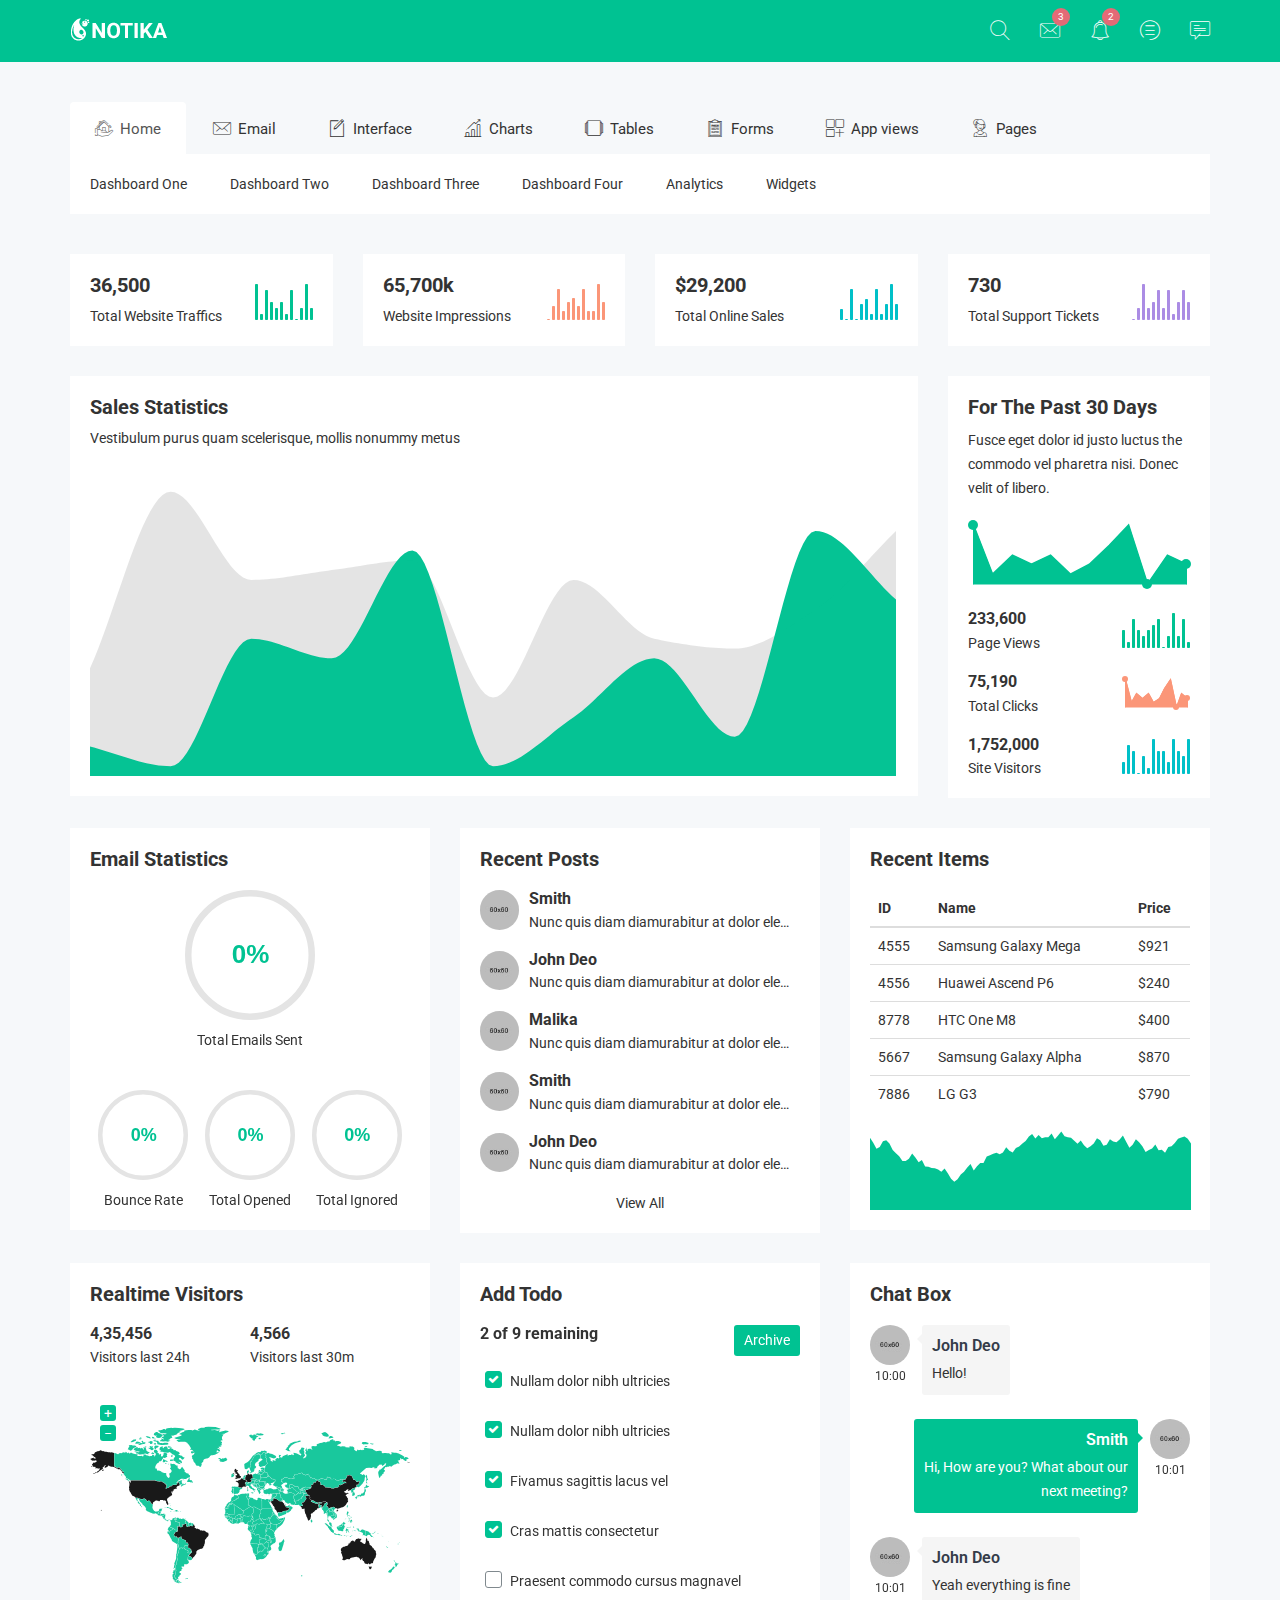
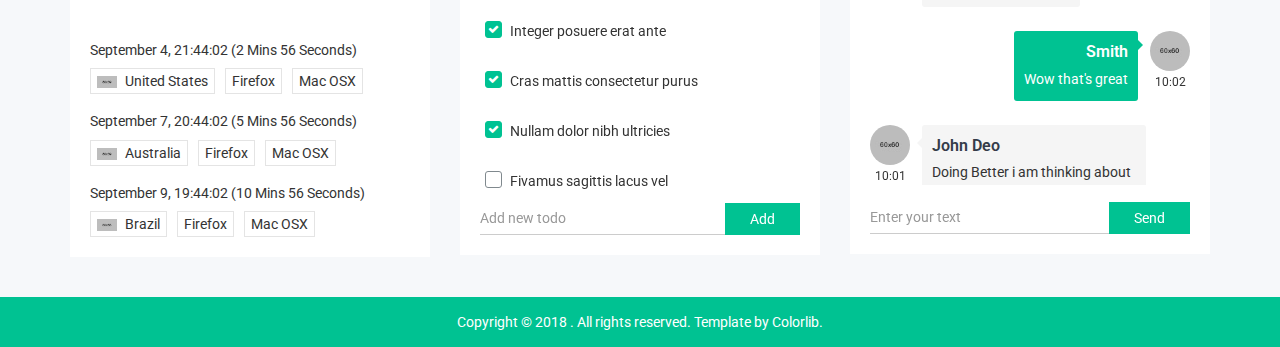
<file: css/admin/index.html>
<!doctype html>
<html class="no-js" lang="">

<head>
    <meta charset="utf-8">
    <meta http-equiv="x-ua-compatible" content="ie=edge">
    <title>Dashboard One | Notika - Notika Admin Template</title>
    <meta name="description" content="">
    <meta name="viewport" content="width=device-width, initial-scale=1">
    <!-- favicon
		============================================ -->
    <link rel="shortcut icon" type="image/x-icon" href="img/favicon.ico">
    <!-- Google Fonts
		============================================ -->
    <link href="https://fonts.googleapis.com/css?family=Roboto:100,300,400,700,900" rel="stylesheet">
    <!-- Bootstrap CSS
		============================================ -->
    <link rel="stylesheet" href="css/bootstrap.min.css">
    <!-- Bootstrap CSS
		============================================ -->
    <link rel="stylesheet" href="css/font-awesome.min.css">
    <!-- owl.carousel CSS
		============================================ -->
    <link rel="stylesheet" href="css/owl.carousel.css">
    <link rel="stylesheet" href="css/owl.theme.css">
    <link rel="stylesheet" href="css/owl.transitions.css">
    <!-- meanmenu CSS
		============================================ -->
    <link rel="stylesheet" href="css/meanmenu/meanmenu.min.css">
    <!-- animate CSS
		============================================ -->
    <link rel="stylesheet" href="css/animate.css">
    <!-- normalize CSS
		============================================ -->
    <link rel="stylesheet" href="css/normalize.css">
    <!-- mCustomScrollbar CSS
		============================================ -->
    <link rel="stylesheet" href="css/scrollbar/jquery.mCustomScrollbar.min.css">
    <!-- jvectormap CSS
		============================================ -->
    <link rel="stylesheet" href="css/jvectormap/jquery-jvectormap-2.0.3.css">
    <!-- notika icon CSS
		============================================ -->
    <link rel="stylesheet" href="css/notika-custom-icon.css">
    <!-- wave CSS
		============================================ -->
    <link rel="stylesheet" href="css/wave/waves.min.css">
    <!-- main CSS
		============================================ -->
    <link rel="stylesheet" href="css/main.css">
    <!-- style CSS
		============================================ -->
    <link rel="stylesheet" href="style.css">
    <!-- responsive CSS
		============================================ -->
    <link rel="stylesheet" href="css/responsive.css">
    <!-- modernizr JS
		============================================ -->
    <script src="js/vendor/modernizr-2.8.3.min.js"></script>
</head>

<body>
    <!--[if lt IE 8]>
            <p class="browserupgrade">You are using an <strong>outdated</strong> browser. Please <a href="http://browsehappy.com/">upgrade your browser</a> to improve your experience.</p>
        <![endif]-->
    <!-- Start Header Top Area -->
    <div class="header-top-area">
        <div class="container">
            <div class="row">
                <div class="col-lg-4 col-md-4 col-sm-12 col-xs-12">
                    <div class="logo-area">
                        <a href="#"><img src="img/logo/logo.png" alt="" /></a>
                    </div>
                </div>
                <div class="col-lg-8 col-md-8 col-sm-12 col-xs-12">
                    <div class="header-top-menu">
                        <ul class="nav navbar-nav notika-top-nav">
                            <li class="nav-item dropdown">
                                <a href="#" data-toggle="dropdown" role="button" aria-expanded="false" class="nav-link dropdown-toggle"><span><i class="notika-icon notika-search"></i></span></a>
                                <div role="menu" class="dropdown-menu search-dd animated flipInX">
                                    <div class="search-input">
                                        <i class="notika-icon notika-left-arrow"></i>
                                        <input type="text" />
                                    </div>
                                </div>
                            </li>
                            <li class="nav-item dropdown">
                                <a href="#" data-toggle="dropdown" role="button" aria-expanded="false" class="nav-link dropdown-toggle"><span><i class="notika-icon notika-mail"></i></span></a>
                                <div role="menu" class="dropdown-menu message-dd animated zoomIn">
                                    <div class="hd-mg-tt">
                                        <h2>Messages</h2>
                                    </div>
                                    <div class="hd-message-info">
                                        <a href="#">
                                            <div class="hd-message-sn">
                                                <div class="hd-message-img">
                                                    <img src="img/post/1.jpg" alt="" />
                                                </div>
                                                <div class="hd-mg-ctn">
                                                    <h3>David Belle</h3>
                                                    <p>Cum sociis natoque penatibus et magnis dis parturient montes</p>
                                                </div>
                                            </div>
                                        </a>
                                        <a href="#">
                                            <div class="hd-message-sn">
                                                <div class="hd-message-img">
                                                    <img src="img/post/2.jpg" alt="" />
                                                </div>
                                                <div class="hd-mg-ctn">
                                                    <h3>Jonathan Morris</h3>
                                                    <p>Cum sociis natoque penatibus et magnis dis parturient montes</p>
                                                </div>
                                            </div>
                                        </a>
                                        <a href="#">
                                            <div class="hd-message-sn">
                                                <div class="hd-message-img">
                                                    <img src="img/post/4.jpg" alt="" />
                                                </div>
                                                <div class="hd-mg-ctn">
                                                    <h3>Fredric Mitchell</h3>
                                                    <p>Cum sociis natoque penatibus et magnis dis parturient montes</p>
                                                </div>
                                            </div>
                                        </a>
                                        <a href="#">
                                            <div class="hd-message-sn">
                                                <div class="hd-message-img">
                                                    <img src="img/post/1.jpg" alt="" />
                                                </div>
                                                <div class="hd-mg-ctn">
                                                    <h3>David Belle</h3>
                                                    <p>Cum sociis natoque penatibus et magnis dis parturient montes</p>
                                                </div>
                                            </div>
                                        </a>
                                        <a href="#">
                                            <div class="hd-message-sn">
                                                <div class="hd-message-img">
                                                    <img src="img/post/2.jpg" alt="" />
                                                </div>
                                                <div class="hd-mg-ctn">
                                                    <h3>Glenn Jecobs</h3>
                                                    <p>Cum sociis natoque penatibus et magnis dis parturient montes</p>
                                                </div>
                                            </div>
                                        </a>
                                    </div>
                                    <div class="hd-mg-va">
                                        <a href="#">View All</a>
                                    </div>
                                </div>
                            </li>
                            <li class="nav-item nc-al"><a href="#" data-toggle="dropdown" role="button" aria-expanded="false" class="nav-link dropdown-toggle"><span><i class="notika-icon notika-alarm"></i></span><div class="spinner4 spinner-4"></div><div class="ntd-ctn"><span>3</span></div></a>
                                <div role="menu" class="dropdown-menu message-dd notification-dd animated zoomIn">
                                    <div class="hd-mg-tt">
                                        <h2>Notification</h2>
                                    </div>
                                    <div class="hd-message-info">
                                        <a href="#">
                                            <div class="hd-message-sn">
                                                <div class="hd-message-img">
                                                    <img src="img/post/1.jpg" alt="" />
                                                </div>
                                                <div class="hd-mg-ctn">
                                                    <h3>David Belle</h3>
                                                    <p>Cum sociis natoque penatibus et magnis dis parturient montes</p>
                                                </div>
                                            </div>
                                        </a>
                                        <a href="#">
                                            <div class="hd-message-sn">
                                                <div class="hd-message-img">
                                                    <img src="img/post/2.jpg" alt="" />
                                                </div>
                                                <div class="hd-mg-ctn">
                                                    <h3>Jonathan Morris</h3>
                                                    <p>Cum sociis natoque penatibus et magnis dis parturient montes</p>
                                                </div>
                                            </div>
                                        </a>
                                        <a href="#">
                                            <div class="hd-message-sn">
                                                <div class="hd-message-img">
                                                    <img src="img/post/4.jpg" alt="" />
                                                </div>
                                                <div class="hd-mg-ctn">
                                                    <h3>Fredric Mitchell</h3>
                                                    <p>Cum sociis natoque penatibus et magnis dis parturient montes</p>
                                                </div>
                                            </div>
                                        </a>
                                        <a href="#">
                                            <div class="hd-message-sn">
                                                <div class="hd-message-img">
                                                    <img src="img/post/1.jpg" alt="" />
                                                </div>
                                                <div class="hd-mg-ctn">
                                                    <h3>David Belle</h3>
                                                    <p>Cum sociis natoque penatibus et magnis dis parturient montes</p>
                                                </div>
                                            </div>
                                        </a>
                                        <a href="#">
                                            <div class="hd-message-sn">
                                                <div class="hd-message-img">
                                                    <img src="img/post/2.jpg" alt="" />
                                                </div>
                                                <div class="hd-mg-ctn">
                                                    <h3>Glenn Jecobs</h3>
                                                    <p>Cum sociis natoque penatibus et magnis dis parturient montes</p>
                                                </div>
                                            </div>
                                        </a>
                                    </div>
                                    <div class="hd-mg-va">
                                        <a href="#">View All</a>
                                    </div>
                                </div>
                            </li>
                            <li class="nav-item"><a href="#" data-toggle="dropdown" role="button" aria-expanded="false" class="nav-link dropdown-toggle"><span><i class="notika-icon notika-menus"></i></span><div class="spinner4 spinner-4"></div><div class="ntd-ctn"><span>2</span></div></a>
                                <div role="menu" class="dropdown-menu message-dd task-dd animated zoomIn">
                                    <div class="hd-mg-tt">
                                        <h2>Tasks</h2>
                                    </div>
                                    <div class="hd-message-info hd-task-info">
                                        <div class="skill">
                                            <div class="progress">
                                                <div class="lead-content">
                                                    <p>HTML5 Validation Report</p>
                                                </div>
                                                <div class="progress-bar wow fadeInLeft" data-progress="95%" style="width: 95%;" data-wow-duration="1.5s" data-wow-delay="1.2s"> <span>95%</span>
                                                </div>
                                            </div>
                                            <div class="progress">
                                                <div class="lead-content">
                                                    <p>Google Chrome Extension</p>
                                                </div>
                                                <div class="progress-bar wow fadeInLeft" data-progress="85%" style="width: 85%;" data-wow-duration="1.5s" data-wow-delay="1.2s"><span>85%</span> </div>
                                            </div>
                                            <div class="progress">
                                                <div class="lead-content">
                                                    <p>Social Internet Projects</p>
                                                </div>
                                                <div class="progress-bar wow fadeInLeft" data-progress="75%" style="width: 75%;" data-wow-duration="1.5s" data-wow-delay="1.2s"><span>75%</span> </div>
                                            </div>
                                            <div class="progress">
                                                <div class="lead-content">
                                                    <p>Bootstrap Admin</p>
                                                </div>
                                                <div class="progress-bar wow fadeInLeft" data-progress="93%" style="width: 65%;" data-wow-duration="1.5s" data-wow-delay="1.2s"><span>65%</span> </div>
                                            </div>
                                            <div class="progress progress-bt">
                                                <div class="lead-content">
                                                    <p>Youtube App</p>
                                                </div>
                                                <div class="progress-bar wow fadeInLeft" data-progress="55%" style="width: 55%;" data-wow-duration="1.5s" data-wow-delay="1.2s"><span>55%</span> </div>
                                            </div>
                                        </div>
                                    </div>
                                    <div class="hd-mg-va">
                                        <a href="#">View All</a>
                                    </div>
                                </div>
                            </li>
                            <li class="nav-item"><a href="#" data-toggle="dropdown" role="button" aria-expanded="false" class="nav-link dropdown-toggle"><span><i class="notika-icon notika-chat"></i></span></a>
                                <div role="menu" class="dropdown-menu message-dd chat-dd animated zoomIn">
                                    <div class="hd-mg-tt">
                                        <h2>Chat</h2>
                                    </div>
                                    <div class="search-people">
                                        <i class="notika-icon notika-left-arrow"></i>
                                        <input type="text" placeholder="Search People" />
                                    </div>
                                    <div class="hd-message-info">
                                        <a href="#">
                                            <div class="hd-message-sn">
                                                <div class="hd-message-img chat-img">
                                                    <img src="img/post/1.jpg" alt="" />
                                                    <div class="chat-avaible"><i class="notika-icon notika-dot"></i></div>
                                                </div>
                                                <div class="hd-mg-ctn">
                                                    <h3>David Belle</h3>
                                                    <p>Available</p>
                                                </div>
                                            </div>
                                        </a>
                                        <a href="#">
                                            <div class="hd-message-sn">
                                                <div class="hd-message-img chat-img">
                                                    <img src="img/post/2.jpg" alt="" />
                                                </div>
                                                <div class="hd-mg-ctn">
                                                    <h3>Jonathan Morris</h3>
                                                    <p>Last seen 3 hours ago</p>
                                                </div>
                                            </div>
                                        </a>
                                        <a href="#">
                                            <div class="hd-message-sn">
                                                <div class="hd-message-img chat-img">
                                                    <img src="img/post/4.jpg" alt="" />
                                                </div>
                                                <div class="hd-mg-ctn">
                                                    <h3>Fredric Mitchell</h3>
                                                    <p>Last seen 2 minutes ago</p>
                                                </div>
                                            </div>
                                        </a>
                                        <a href="#">
                                            <div class="hd-message-sn">
                                                <div class="hd-message-img chat-img">
                                                    <img src="img/post/1.jpg" alt="" />
                                                    <div class="chat-avaible"><i class="notika-icon notika-dot"></i></div>
                                                </div>
                                                <div class="hd-mg-ctn">
                                                    <h3>David Belle</h3>
                                                    <p>Available</p>
                                                </div>
                                            </div>
                                        </a>
                                        <a href="#">
                                            <div class="hd-message-sn">
                                                <div class="hd-message-img chat-img">
                                                    <img src="img/post/2.jpg" alt="" />
                                                    <div class="chat-avaible"><i class="notika-icon notika-dot"></i></div>
                                                </div>
                                                <div class="hd-mg-ctn">
                                                    <h3>Glenn Jecobs</h3>
                                                    <p>Available</p>
                                                </div>
                                            </div>
                                        </a>
                                    </div>
                                    <div class="hd-mg-va">
                                        <a href="#">View All</a>
                                    </div>
                                </div>
                            </li>
                        </ul>
                    </div>
                </div>
            </div>
        </div>
    </div>
    <!-- End Header Top Area -->
    <!-- Mobile Menu start -->
    <div class="mobile-menu-area">
        <div class="container">
            <div class="row">
                <div class="col-lg-12 col-md-12 col-sm-12 col-xs-12">
                    <div class="mobile-menu">
                        <nav id="dropdown">
                            <ul class="mobile-menu-nav">
                                <li><a data-toggle="collapse" data-target="#Charts" href="#">Home</a>
                                    <ul class="collapse dropdown-header-top">
                                        <li><a href="index.html">Dashboard One</a></li>
                                        <li><a href="index-2.html">Dashboard Two</a></li>
                                        <li><a href="index-3.html">Dashboard Three</a></li>
                                        <li><a href="index-4.html">Dashboard Four</a></li>
                                        <li><a href="analytics.html">Analytics</a></li>
                                        <li><a href="widgets.html">Widgets</a></li>
                                    </ul>
                                </li>
                                <li><a data-toggle="collapse" data-target="#demoevent" href="#">Email</a>
                                    <ul id="demoevent" class="collapse dropdown-header-top">
                                        <li><a href="inbox.html">Inbox</a></li>
                                        <li><a href="view-email.html">View Email</a></li>
                                        <li><a href="compose-email.html">Compose Email</a></li>
                                    </ul>
                                </li>
                                <li><a data-toggle="collapse" data-target="#democrou" href="#">Interface</a>
                                    <ul id="democrou" class="collapse dropdown-header-top">
                                        <li><a href="animations.html">Animations</a></li>
                                        <li><a href="google-map.html">Google Map</a></li>
                                        <li><a href="data-map.html">Data Maps</a></li>
                                        <li><a href="code-editor.html">Code Editor</a></li>
                                        <li><a href="image-cropper.html">Images Cropper</a></li>
                                        <li><a href="wizard.html">Wizard</a></li>
                                    </ul>
                                </li>
                                <li><a data-toggle="collapse" data-target="#demolibra" href="#">Charts</a>
                                    <ul id="demolibra" class="collapse dropdown-header-top">
                                        <li><a href="flot-charts.html">Flot Charts</a></li>
                                        <li><a href="bar-charts.html">Bar Charts</a></li>
                                        <li><a href="line-charts.html">Line Charts</a></li>
                                        <li><a href="area-charts.html">Area Charts</a></li>
                                    </ul>
                                </li>
                                <li><a data-toggle="collapse" data-target="#demodepart" href="#">Tables</a>
                                    <ul id="demodepart" class="collapse dropdown-header-top">
                                        <li><a href="normal-table.html">Normal Table</a></li>
                                        <li><a href="data-table.html">Data Table</a></li>
                                    </ul>
                                </li>
                                <li><a data-toggle="collapse" data-target="#demo" href="#">Forms</a>
                                    <ul id="demo" class="collapse dropdown-header-top">
                                        <li><a href="form-elements.html">Form Elements</a></li>
                                        <li><a href="form-components.html">Form Components</a></li>
                                        <li><a href="form-examples.html">Form Examples</a></li>
                                    </ul>
                                </li>
                                <li><a data-toggle="collapse" data-target="#Miscellaneousmob" href="#">App views</a>
                                    <ul id="Miscellaneousmob" class="collapse dropdown-header-top">
                                        <li><a href="notification.html">Notifications</a>
                                        </li>
                                        <li><a href="alert.html">Alerts</a>
                                        </li>
                                        <li><a href="modals.html">Modals</a>
                                        </li>
                                        <li><a href="buttons.html">Buttons</a>
                                        </li>
                                        <li><a href="tabs.html">Tabs</a>
                                        </li>
                                        <li><a href="accordion.html">Accordion</a>
                                        </li>
                                        <li><a href="dialog.html">Dialogs</a>
                                        </li>
                                        <li><a href="popovers.html">Popovers</a>
                                        </li>
                                        <li><a href="tooltips.html">Tooltips</a>
                                        </li>
                                        <li><a href="dropdown.html">Dropdowns</a>
                                        </li>
                                    </ul>
                                </li>
                                <li><a data-toggle="collapse" data-target="#Pagemob" href="#">Pages</a>
                                    <ul id="Pagemob" class="collapse dropdown-header-top">
                                        <li><a href="contact.html">Contact</a>
                                        </li>
                                        <li><a href="invoice.html">Invoice</a>
                                        </li>
                                        <li><a href="typography.html">Typography</a>
                                        </li>
                                        <li><a href="color.html">Color</a>
                                        </li>
                                        <li><a href="login-register.html">Login Register</a>
                                        </li>
                                        <li><a href="404.html">404 Page</a>
                                        </li>
                                    </ul>
                                </li>
                            </ul>
                        </nav>
                    </div>
                </div>
            </div>
        </div>
    </div>
    <!-- Mobile Menu end -->
    <!-- Main Menu area start-->
    <div class="main-menu-area mg-tb-40">
        <div class="container">
            <div class="row">
                <div class="col-lg-12 col-md-12 col-sm-12 col-xs-12">
                    <ul class="nav nav-tabs notika-menu-wrap menu-it-icon-pro">
                        <li class="active"><a data-toggle="tab" href="#Home"><i class="notika-icon notika-house"></i> Home</a>
                        </li>
                        <li><a data-toggle="tab" href="#mailbox"><i class="notika-icon notika-mail"></i> Email</a>
                        </li>
                        <li><a data-toggle="tab" href="#Interface"><i class="notika-icon notika-edit"></i> Interface</a>
                        </li>
                        <li><a data-toggle="tab" href="#Charts"><i class="notika-icon notika-bar-chart"></i> Charts</a>
                        </li>
                        <li><a data-toggle="tab" href="#Tables"><i class="notika-icon notika-windows"></i> Tables</a>
                        </li>
                        <li><a data-toggle="tab" href="#Forms"><i class="notika-icon notika-form"></i> Forms</a>
                        </li>
                        <li><a data-toggle="tab" href="#Appviews"><i class="notika-icon notika-app"></i> App views</a>
                        </li>
                        <li><a data-toggle="tab" href="#Page"><i class="notika-icon notika-support"></i> Pages</a>
                        </li>
                    </ul>
                    <div class="tab-content custom-menu-content">
                        <div id="Home" class="tab-pane in active notika-tab-menu-bg animated flipInX">
                            <ul class="notika-main-menu-dropdown">
                                <li><a href="index.html">Dashboard One</a>
                                </li>
                                <li><a href="index-2.html">Dashboard Two</a>
                                </li>
                                <li><a href="index-3.html">Dashboard Three</a>
                                </li>
                                <li><a href="index-4.html">Dashboard Four</a>
                                </li>
                                <li><a href="analytics.html">Analytics</a>
                                </li>
                                <li><a href="widgets.html">Widgets</a>
                                </li>
                            </ul>
                        </div>
                        <div id="mailbox" class="tab-pane notika-tab-menu-bg animated flipInX">
                            <ul class="notika-main-menu-dropdown">
                                <li><a href="inbox.html">Inbox</a>
                                </li>
                                <li><a href="view-email.html">View Email</a>
                                </li>
                                <li><a href="compose-email.html">Compose Email</a>
                                </li>
                            </ul>
                        </div>
                        <div id="Interface" class="tab-pane notika-tab-menu-bg animated flipInX">
                            <ul class="notika-main-menu-dropdown">
                                <li><a href="animations.html">Animations</a>
                                </li>
                                <li><a href="google-map.html">Google Map</a>
                                </li>
                                <li><a href="data-map.html">Data Maps</a>
                                </li>
                                <li><a href="code-editor.html">Code Editor</a>
                                </li>
                                <li><a href="image-cropper.html">Images Cropper</a>
                                </li>
                                <li><a href="wizard.html">Wizard</a>
                                </li>
                            </ul>
                        </div>
                        <div id="Charts" class="tab-pane notika-tab-menu-bg animated flipInX">
                            <ul class="notika-main-menu-dropdown">
                                <li><a href="flot-charts.html">Flot Charts</a>
                                </li>
                                <li><a href="bar-charts.html">Bar Charts</a>
                                </li>
                                <li><a href="line-charts.html">Line Charts</a>
                                </li>
                                <li><a href="area-charts.html">Area Charts</a>
                                </li>
                            </ul>
                        </div>
                        <div id="Tables" class="tab-pane notika-tab-menu-bg animated flipInX">
                            <ul class="notika-main-menu-dropdown">
                                <li><a href="normal-table.html">Normal Table</a>
                                </li>
                                <li><a href="data-table.html">Data Table</a>
                                </li>
                            </ul>
                        </div>
                        <div id="Forms" class="tab-pane notika-tab-menu-bg animated flipInX">
                            <ul class="notika-main-menu-dropdown">
                                <li><a href="form-elements.html">Form Elements</a>
                                </li>
                                <li><a href="form-components.html">Form Components</a>
                                </li>
                                <li><a href="form-examples.html">Form Examples</a>
                                </li>
                            </ul>
                        </div>
                        <div id="Appviews" class="tab-pane notika-tab-menu-bg animated flipInX">
                            <ul class="notika-main-menu-dropdown">
                                <li><a href="notification.html">Notifications</a>
                                </li>
                                <li><a href="alert.html">Alerts</a>
                                </li>
                                <li><a href="modals.html">Modals</a>
                                </li>
                                <li><a href="buttons.html">Buttons</a>
                                </li>
                                <li><a href="tabs.html">Tabs</a>
                                </li>
                                <li><a href="accordion.html">Accordion</a>
                                </li>
                                <li><a href="dialog.html">Dialogs</a>
                                </li>
                                <li><a href="popovers.html">Popovers</a>
                                </li>
                                <li><a href="tooltips.html">Tooltips</a>
                                </li>
                                <li><a href="dropdown.html">Dropdowns</a>
                                </li>
                            </ul>
                        </div>
                        <div id="Page" class="tab-pane notika-tab-menu-bg animated flipInX">
                            <ul class="notika-main-menu-dropdown">
                                <li><a href="contact.html">Contact</a>
                                </li>
                                <li><a href="invoice.html">Invoice</a>
                                </li>
                                <li><a href="typography.html">Typography</a>
                                </li>
                                <li><a href="color.html">Color</a>
                                </li>
                                <li><a href="login-register.html">Login Register</a>
                                </li>
                                <li><a href="404.html">404 Page</a>
                                </li>
                            </ul>
                        </div>
                    </div>
                </div>
            </div>
        </div>
    </div>
    <!-- Main Menu area End-->
    <!-- Start Status area -->
    <div class="notika-status-area">
        <div class="container">
            <div class="row">
                <div class="col-lg-3 col-md-6 col-sm-6 col-xs-12">
                    <div class="wb-traffic-inner notika-shadow sm-res-mg-t-30 tb-res-mg-t-30">
                        <div class="website-traffic-ctn">
                            <h2><span class="counter">50,000</span></h2>
                            <p>Total Website Traffics</p>
                        </div>
                        <div class="sparkline-bar-stats1">9,4,8,6,5,6,4,8,3,5,9,5</div>
                    </div>
                </div>
                <div class="col-lg-3 col-md-6 col-sm-6 col-xs-12">
                    <div class="wb-traffic-inner notika-shadow sm-res-mg-t-30 tb-res-mg-t-30">
                        <div class="website-traffic-ctn">
                            <h2><span class="counter">90,000</span>k</h2>
                            <p>Website Impressions</p>
                        </div>
                        <div class="sparkline-bar-stats2">1,4,8,3,5,6,4,8,3,3,9,5</div>
                    </div>
                </div>
                <div class="col-lg-3 col-md-6 col-sm-6 col-xs-12">
                    <div class="wb-traffic-inner notika-shadow sm-res-mg-t-30 tb-res-mg-t-30 dk-res-mg-t-30">
                        <div class="website-traffic-ctn">
                            <h2>$<span class="counter">40,000</span></h2>
                            <p>Total Online Sales</p>
                        </div>
                        <div class="sparkline-bar-stats3">4,2,8,2,5,6,3,8,3,5,9,5</div>
                    </div>
                </div>
                <div class="col-lg-3 col-md-6 col-sm-6 col-xs-12">
                    <div class="wb-traffic-inner notika-shadow sm-res-mg-t-30 tb-res-mg-t-30 dk-res-mg-t-30">
                        <div class="website-traffic-ctn">
                            <h2><span class="counter">1,000</span></h2>
                            <p>Total Support Tickets</p>
                        </div>
                        <div class="sparkline-bar-stats4">2,4,8,4,5,7,4,7,3,5,7,5</div>
                    </div>
                </div>
            </div>
        </div>
    </div>
    <!-- End Status area-->
    <!-- Start Sale Statistic area-->
    <div class="sale-statistic-area">
        <div class="container">
            <div class="row">
                <div class="col-lg-9 col-md-8 col-sm-7 col-xs-12">
                    <div class="sale-statistic-inner notika-shadow mg-tb-30">
                        <div class="curved-inner-pro">
                            <div class="curved-ctn">
                                <h2>Sales Statistics</h2>
                                <p>Vestibulum purus quam scelerisque, mollis nonummy metus</p>
                            </div>
                        </div>
                        <div id="curved-line-chart" class="flot-chart-sts flot-chart"></div>
                    </div>
                </div>
                <div class="col-lg-3 col-md-4 col-sm-5 col-xs-12">
                    <div class="statistic-right-area notika-shadow mg-tb-30 sm-res-mg-t-0">
                        <div class="past-day-statis">
                            <h2>For The Past 30 Days</h2>
                            <p>Fusce eget dolor id justo luctus the commodo vel pharetra nisi. Donec velit of libero.</p>
                        </div>
						<div class="dash-widget-visits"></div>
                        <div class="past-statistic-an">
                            <div class="past-statistic-ctn">
                                <h3><span class="counter">3,20,000</span></h3>
                                <p>Page Views</p>
                            </div>
                            <div class="past-statistic-graph">
                                <div class="stats-bar"></div>
                            </div>
                        </div>
                        <div class="past-statistic-an">
                            <div class="past-statistic-ctn">
                                <h3><span class="counter">1,03,000</span></h3>
                                <p>Total Clicks</p>
                            </div>
                            <div class="past-statistic-graph">
                                <div class="stats-line"></div>
                            </div>
                        </div>
                        <div class="past-statistic-an">
                            <div class="past-statistic-ctn">
                                <h3><span class="counter">24,00,000</span></h3>
                                <p>Site Visitors</p>
                            </div>
                            <div class="past-statistic-graph">
                                <div class="stats-bar-2"></div>
                            </div>
                        </div>
                    </div>
                </div>
            </div>
        </div>
    </div>
    <!-- End Sale Statistic area-->
    <!-- Start Email Statistic area-->
    <div class="notika-email-post-area">
        <div class="container">
            <div class="row">
                <div class="col-lg-4 col-md-6 col-sm-6 col-xs-12">
                    <div class="email-statis-inner notika-shadow">
                        <div class="email-ctn-round">
                            <div class="email-rdn-hd">
								<h2>Email Statistics</h2>
							</div>
                            <div class="email-statis-wrap">
                                <div class="email-round-nock">
                                    <input type="text" class="knob" value="0" data-rel="55" data-linecap="round" data-width="130" data-bgcolor="#E4E4E4" data-fgcolor="#00c292" data-thickness=".10" data-readonly="true">
                                </div>
                                <div class="email-ctn-nock">
                                    <p>Total Emails Sent</p>
                                </div>
                            </div>
                            <div class="email-round-gp">
                                <div class="email-round-pro">
                                    <div class="email-signle-gp">
                                        <input type="text" class="knob" value="0" data-rel="75" data-linecap="round" data-width="90" data-bgcolor="#E4E4E4" data-fgcolor="#00c292" data-thickness=".10" data-readonly="true" disabled>
                                    </div>
                                    <div class="email-ctn-nock">
                                        <p>Bounce Rate</p>
                                    </div>
                                </div>
                                <div class="email-round-pro">
                                    <div class="email-signle-gp">
                                        <input type="text" class="knob" value="0" data-rel="35" data-linecap="round" data-width="90" data-bgcolor="#E4E4E4" data-fgcolor="#00c292" data-thickness=".10" data-readonly="true" disabled>
                                    </div>
                                    <div class="email-ctn-nock">
                                        <p>Total Opened</p>
                                    </div>
                                </div>
                                <div class="email-round-pro sm-res-ds-n lg-res-mg-bl">
                                    <div class="email-signle-gp">
                                        <input type="text" class="knob" value="0" data-rel="45" data-linecap="round" data-width="90" data-bgcolor="#E4E4E4" data-fgcolor="#00c292" data-thickness=".10" data-readonly="true" disabled>
                                    </div>
                                    <div class="email-ctn-nock">
                                        <p>Total Ignored</p>
                                    </div>
                                </div>
                            </div>
                        </div>
                    </div>
                </div>
                <div class="col-lg-4 col-md-6 col-sm-6 col-xs-12">
                    <div class="recent-post-wrapper notika-shadow sm-res-mg-t-30 tb-res-ds-n dk-res-ds">
                        <div class="recent-post-ctn">
                            <div class="recent-post-title">
                                <h2>Recent Posts</h2>
                            </div>
                        </div>
                        <div class="recent-post-items">
                            <div class="recent-post-signle rct-pt-mg-wp">
                                <a href="#">
                                    <div class="recent-post-flex">
                                        <div class="recent-post-img">
                                            <img src="img/post/2.jpg" alt="" />
                                        </div>
                                        <div class="recent-post-it-ctn">
                                            <h2>Smith</h2>
                                            <p>Nunc quis diam diamurabitur at dolor elementum, dictum turpis vel</p>
                                        </div>
                                    </div>
                                </a>
                            </div>
                            <div class="recent-post-signle">
                                <a href="#">
                                    <div class="recent-post-flex rct-pt-mg">
                                        <div class="recent-post-img">
                                            <img src="img/post/1.jpg" alt="" />
                                        </div>
                                        <div class="recent-post-it-ctn">
                                            <h2>John Deo</h2>
                                            <p>Nunc quis diam diamurabitur at dolor elementum, dictum turpis vel</p>
                                        </div>
                                    </div>
                                </a>
                            </div>
                            <div class="recent-post-signle">
                                <a href="#">
                                    <div class="recent-post-flex rct-pt-mg">
                                        <div class="recent-post-img">
                                            <img src="img/post/4.jpg" alt="" />
                                        </div>
                                        <div class="recent-post-it-ctn">
                                            <h2>Malika</h2>
                                            <p>Nunc quis diam diamurabitur at dolor elementum, dictum turpis vel</p>
                                        </div>
                                    </div>
                                </a>
                            </div>
                            <div class="recent-post-signle">
                                <a href="#">
                                    <div class="recent-post-flex rct-pt-mg">
                                        <div class="recent-post-img">
                                            <img src="img/post/2.jpg" alt="" />
                                        </div>
                                        <div class="recent-post-it-ctn">
                                            <h2>Smith</h2>
                                            <p>Nunc quis diam diamurabitur at dolor elementum, dictum turpis vel</p>
                                        </div>
                                    </div>
                                </a>
                            </div>
                            <div class="recent-post-signle">
                                <a href="#">
                                    <div class="recent-post-flex rct-pt-mg">
                                        <div class="recent-post-img">
                                            <img src="img/post/1.jpg" alt="" />
                                        </div>
                                        <div class="recent-post-it-ctn">
                                            <h2>John Deo</h2>
                                            <p>Nunc quis diam diamurabitur at dolor elementum, dictum turpis vel</p>
                                        </div>
                                    </div>
                                </a>
                            </div>
                            <div class="recent-post-signle">
                                <a href="#">
                                    <div class="recent-post-flex rc-ps-vw">
                                        <div class="recent-post-line rct-pt-mg">
                                            <p>View All</p>
                                        </div>
                                    </div>
                                </a>
                            </div>
                        </div>
                    </div>
                </div>
                <div class="col-lg-4 col-md-6 col-sm-6 col-xs-12">
                    <div class="recent-items-wp notika-shadow sm-res-mg-t-30">
                        <div class="rc-it-ltd">
                            <div class="recent-items-ctn">
                                <div class="recent-items-title">
                                    <h2>Recent Items</h2>
                                </div>
                            </div>
                            <div class="recent-items-inn">
                                <table class="table table-inner table-vmiddle">
                                    <thead>
                                        <tr>
                                            <th>ID</th>
                                            <th>Name</th>
                                            <th style="width: 60px">Price</th>
                                        </tr>
                                    </thead>
                                    <tbody>
                                        <tr>
                                            <td class="f-500 c-cyan">4555</td>
                                            <td>Samsung Galaxy Mega</td>
                                            <td class="f-500 c-cyan">$921</td>
                                        </tr>
                                        <tr>
                                            <td class="f-500 c-cyan">4556</td>
                                            <td>Huawei Ascend P6</td>
                                            <td class="f-500 c-cyan">$240</td>
                                        </tr>
                                        <tr>
                                            <td class="f-500 c-cyan">8778</td>
                                            <td>HTC One M8</td>
                                            <td class="f-500 c-cyan">$400</td>
                                        </tr>
                                        <tr>
                                            <td class="f-500 c-cyan">5667</td>
                                            <td>Samsung Galaxy Alpha</td>
                                            <td class="f-500 c-cyan">$870</td>
                                        </tr>
                                        <tr>
                                            <td class="f-500 c-cyan">7886</td>
                                            <td>LG G3</td>
                                            <td class="f-500 c-cyan">$790</td>
                                        </tr>
                                    </tbody>
                                </table>
                            </div>
							<div id="recent-items-chart" class="flot-chart-items flot-chart vt-ct-it tb-rc-it-res"></div>
                        </div>
                    </div>
                </div>
            </div>
        </div>
    </div>
    <!-- End Email Statistic area-->
    <!-- Start Realtime sts area-->
    <div class="realtime-statistic-area">
        <div class="container">
            <div class="row">
                <div class="col-lg-4 col-md-6 col-sm-6 col-xs-12">
                    <div class="realtime-wrap notika-shadow mg-t-30">
                        <div class="realtime-ctn">
                            <div class="realtime-title">
                                <h2>Realtime Visitors</h2>
                            </div>
                        </div>
                        <div class="realtime-visitor-ctn">
                            <div class="realtime-vst-sg">
                                <h4><span class="counter">4,35,456</span></h4>
                                <p>Visitors last 24h</p>
                            </div>
                            <div class="realtime-vst-sg">
                                <h4><span class="counter">4,566</span></h4>
                                <p>Visitors last 30m</p>
                            </div>
                        </div>
                        <div class="realtime-map">
                            <div class="vectorjsmarp" id="world-map"></div>
                        </div>
                        <div class="realtime-country-ctn realtime-ltd-mg">
                            <h5>September 4, 21:44:02 (2 Mins 56 Seconds)</h5>
                            <div class="realtime-ctn-bw">
                                <div class="realtime-ctn-st">
                                    <span><img src="img/country/1.png" alt="" /></span> <span>United States</span>
                                </div>
                                <div class="realtime-bw">
                                    <span>Firefox</span>
                                </div>
                                <div class="realtime-bw">
                                    <span>Mac OSX</span>
                                </div>
                            </div>
                        </div>
                        <div class="realtime-country-ctn">
                            <h5>September 7, 20:44:02 (5 Mins 56 Seconds)</h5>
                            <div class="realtime-ctn-bw">
                                <div class="realtime-ctn-st">
                                    <span><img src="img/country/2.png" alt="" /></span> <span>Australia</span>
                                </div>
                                <div class="realtime-bw">
                                    <span>Firefox</span>
                                </div>
                                <div class="realtime-bw">
                                    <span>Mac OSX</span>
                                </div>
                            </div>
                        </div>
                        <div class="realtime-country-ctn">
                            <h5>September 9, 19:44:02 (10 Mins 56 Seconds)</h5>
                            <div class="realtime-ctn-bw">
                                <div class="realtime-ctn-st">
                                    <span><img src="img/country/3.png" alt="" /></span> <span>Brazil</span>
                                </div>
                                <div class="realtime-bw">
                                    <span>Firefox</span>
                                </div>
                                <div class="realtime-bw">
                                    <span>Mac OSX</span>
                                </div>
                            </div>
                        </div>
                    </div>
                </div>
                <div class="col-lg-4 col-md-6 col-sm-6 col-xs-12">
                    <div class="add-todo-list notika-shadow mg-t-30">
                        <div class="realtime-ctn">
                            <div class="realtime-title">
                                <h2>Add Todo</h2>
                            </div>
                        </div>
                        <div class="card-box">
                            <div class="todoapp">
                                <div class="row">
                                    <div class="col-sm-6 col-md-6 col-sm-6 col-xs-12">
                                        <h4 id="todo-message"><span id="todo-remaining"></span> of <span id="todo-total"></span> remaining</h4>
                                    </div>
                                    <div class="col-sm-6 col-md-6 col-sm-6 col-xs-12">
                                        <div class="notika-todo-btn">
                                            <a href="#" class="pull-right btn btn-primary btn-sm" id="btn-archive">Archive</a>
                                        </div>
                                    </div>
                                </div>
                                <div class="notika-todo-scrollbar">
                                    <ul class="list-group no-margn todo-list" id="todo-list"></ul>
                                </div>
                                <div id="todo-form">
                                    <div class="row">
                                        <div class="col-sm-12 col-md-12 col-sm-12 col-xs-12 todo-inputbar">
                                            <div class="form-group todo-flex">
                                                <div class="nk-int-st">
                                                    <input type="text" id="todo-input-text" name="todo-input-text" class="form-control" placeholder="Add new todo">
                                                </div>
                                                <div class="todo-send">
                                                    <button class="btn-primary btn-md btn-block btn notika-add-todo" type="button" id="todo-btn-submit">Add</button>
                                                </div>
                                            </div>
                                        </div>
                                    </div>
                                </div>
                            </div>
                        </div>
                    </div>
                </div>
                <div class="col-lg-4 col-md-6 col-sm-6 col-xs-12">
                    <div class="notika-chat-list notika-shadow mg-t-30 tb-res-ds-n dk-res-ds">
                        <div class="realtime-ctn">
                            <div class="realtime-title">
                                <h2>Chat Box</h2>
                            </div>
                        </div>
                        <div class="card-box">
                            <div class="chat-conversation">
                                <div class="widgets-chat-scrollbar">
                                    <ul class="conversation-list">
                                        <li class="clearfix">
                                            <div class="chat-avatar">
                                                <img src="img/post/1.jpg" alt="male">
                                                <i>10:00</i>
                                            </div>
                                            <div class="conversation-text">
                                                <div class="ctext-wrap">
                                                    <i>John Deo</i>
                                                    <p>
                                                        Hello!
                                                    </p>
                                                </div>
                                            </div>
                                        </li>
                                        <li class="clearfix odd">
                                            <div class="chat-avatar">
                                                <img src="img/post/2.jpg" alt="Female">
                                                <i>10:01</i>
                                            </div>
                                            <div class="conversation-text">
                                                <div class="ctext-wrap chat-widgets-cn">
                                                    <i>Smith</i>
                                                    <p>
                                                        Hi, How are you? What about our next meeting?
                                                    </p>
                                                </div>
                                            </div>
                                        </li>
                                        <li class="clearfix">
                                            <div class="chat-avatar">
                                                <img src="img/post/1.jpg" alt="male">
                                                <i>10:01</i>
                                            </div>
                                            <div class="conversation-text">
                                                <div class="ctext-wrap">
                                                    <i>John Deo</i>
                                                    <p>
                                                        Yeah everything is fine
                                                    </p>
                                                </div>
                                            </div>
                                        </li>
                                        <li class="clearfix odd">
                                            <div class="chat-avatar">
                                                <img src="img/post/2.jpg" alt="male">
                                                <i>10:02</i>
                                            </div>
                                            <div class="conversation-text">
                                                <div class="ctext-wrap chat-widgets-cn">
                                                    <i>Smith</i>
                                                    <p>
                                                        Wow that's great
                                                    </p>
                                                </div>
                                            </div>
                                        </li>
                                        <li class="clearfix">
                                            <div class="chat-avatar">
                                                <img src="img/post/1.jpg" alt="male">
                                                <i>10:01</i>
                                            </div>
                                            <div class="conversation-text">
                                                <div class="ctext-wrap">
                                                    <i>John Deo</i>
                                                    <p>
                                                        Doing Better i am thinking about that..
                                                    </p>
                                                </div>
                                            </div>
                                        </li>
                                        <li class="clearfix odd">
                                            <div class="chat-avatar">
                                                <img src="img/post/2.jpg" alt="male">
                                                <i>10:02</i>
                                            </div>
                                            <div class="conversation-text">
                                                <div class="ctext-wrap chat-widgets-cn">
                                                    <i>Smith</i>
                                                    <p>
                                                        Wow, You also tallent man...
                                                    </p>
                                                </div>
                                            </div>
                                        </li>
                                    </ul>
                                </div>
                                <div class="chat-widget-input">
                                    <div class="row">
                                        <div class="col-sm-12 col-md-12 col-sm-12 col-xs-12 chat-inputbar">
                                            <div class="form-group todo-flex">
                                                <div class="nk-int-st">
                                                    <input type="text" class="form-control chat-input" placeholder="Enter your text">
                                                </div>
                                                <div class="chat-send">
                                                    <button type="submit" class="btn btn-md btn-primary btn-block notika-chat-btn">Send</button>
                                                </div>
                                            </div>
                                        </div>
                                    </div>
                                </div>
                            </div>
                        </div>
                    </div>
                </div>
            </div>
        </div>
    </div>
    <!-- End Realtime sts area-->
    <!-- Start Footer area-->
    <div class="footer-copyright-area">
        <div class="container">
            <div class="row">
                <div class="col-lg-12 col-md-12 col-sm-12 col-xs-12">
                    <div class="footer-copy-right">
                        <p>Copyright © 2018 
. All rights reserved. Template by <a href="https://colorlib.com">Colorlib</a>.</p>
                    </div>
                </div>
            </div>
        </div>
    </div>
    <!-- End Footer area-->
    <!-- jquery
		============================================ -->
    <script src="js/vendor/jquery-1.12.4.min.js"></script>
    <!-- bootstrap JS
		============================================ -->
    <script src="js/bootstrap.min.js"></script>
    <!-- wow JS
		============================================ -->
    <script src="js/wow.min.js"></script>
    <!-- price-slider JS
		============================================ -->
    <script src="js/jquery-price-slider.js"></script>
    <!-- owl.carousel JS
		============================================ -->
    <script src="js/owl.carousel.min.js"></script>
    <!-- scrollUp JS
		============================================ -->
    <script src="js/jquery.scrollUp.min.js"></script>
    <!-- meanmenu JS
		============================================ -->
    <script src="js/meanmenu/jquery.meanmenu.js"></script>
    <!-- counterup JS
		============================================ -->
    <script src="js/counterup/jquery.counterup.min.js"></script>
    <script src="js/counterup/waypoints.min.js"></script>
    <script src="js/counterup/counterup-active.js"></script>
    <!-- mCustomScrollbar JS
		============================================ -->
    <script src="js/scrollbar/jquery.mCustomScrollbar.concat.min.js"></script>
    <!-- jvectormap JS
		============================================ -->
    <script src="js/jvectormap/jquery-jvectormap-2.0.2.min.js"></script>
    <script src="js/jvectormap/jquery-jvectormap-world-mill-en.js"></script>
    <script src="js/jvectormap/jvectormap-active.js"></script>
    <!-- sparkline JS
		============================================ -->
    <script src="js/sparkline/jquery.sparkline.min.js"></script>
    <script src="js/sparkline/sparkline-active.js"></script>
    <!-- sparkline JS
		============================================ -->
    <script src="js/flot/jquery.flot.js"></script>
    <script src="js/flot/jquery.flot.resize.js"></script>
    <script src="js/flot/curvedLines.js"></script>
    <script src="js/flot/flot-active.js"></script>
    <!-- knob JS
		============================================ -->
    <script src="js/knob/jquery.knob.js"></script>
    <script src="js/knob/jquery.appear.js"></script>
    <script src="js/knob/knob-active.js"></script>
    <!--  wave JS
		============================================ -->
    <script src="js/wave/waves.min.js"></script>
    <script src="js/wave/wave-active.js"></script>
    <!--  todo JS
		============================================ -->
    <script src="js/todo/jquery.todo.js"></script>
    <!-- plugins JS
		============================================ -->
    <script src="js/plugins.js"></script>
	<!--  Chat JS
		============================================ -->
    <script src="js/chat/moment.min.js"></script>
    <script src="js/chat/jquery.chat.js"></script>
    <!-- main JS
		============================================ -->
    <script src="js/main.js"></script>
	<!-- tawk chat JS
		============================================ -->
    <script src="js/tawk-chat.js"></script>
</body>

</html>
</file>
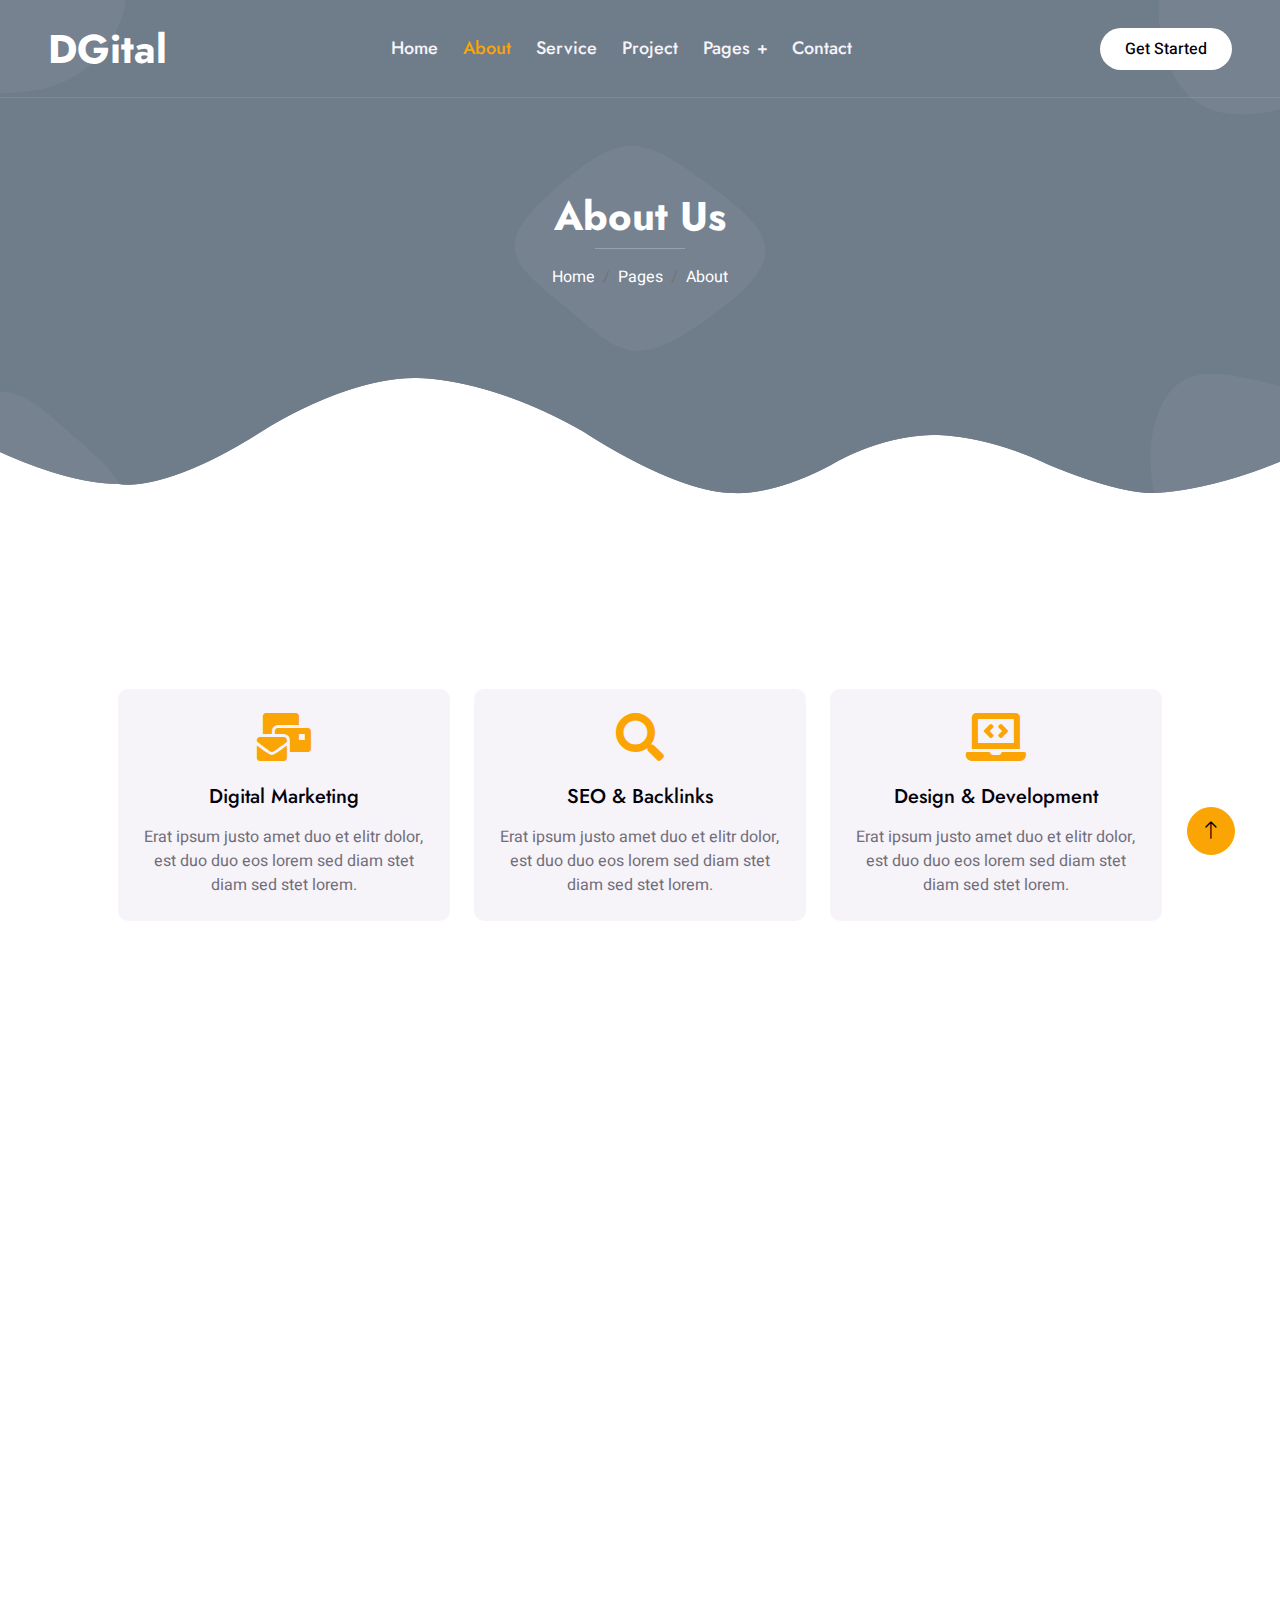
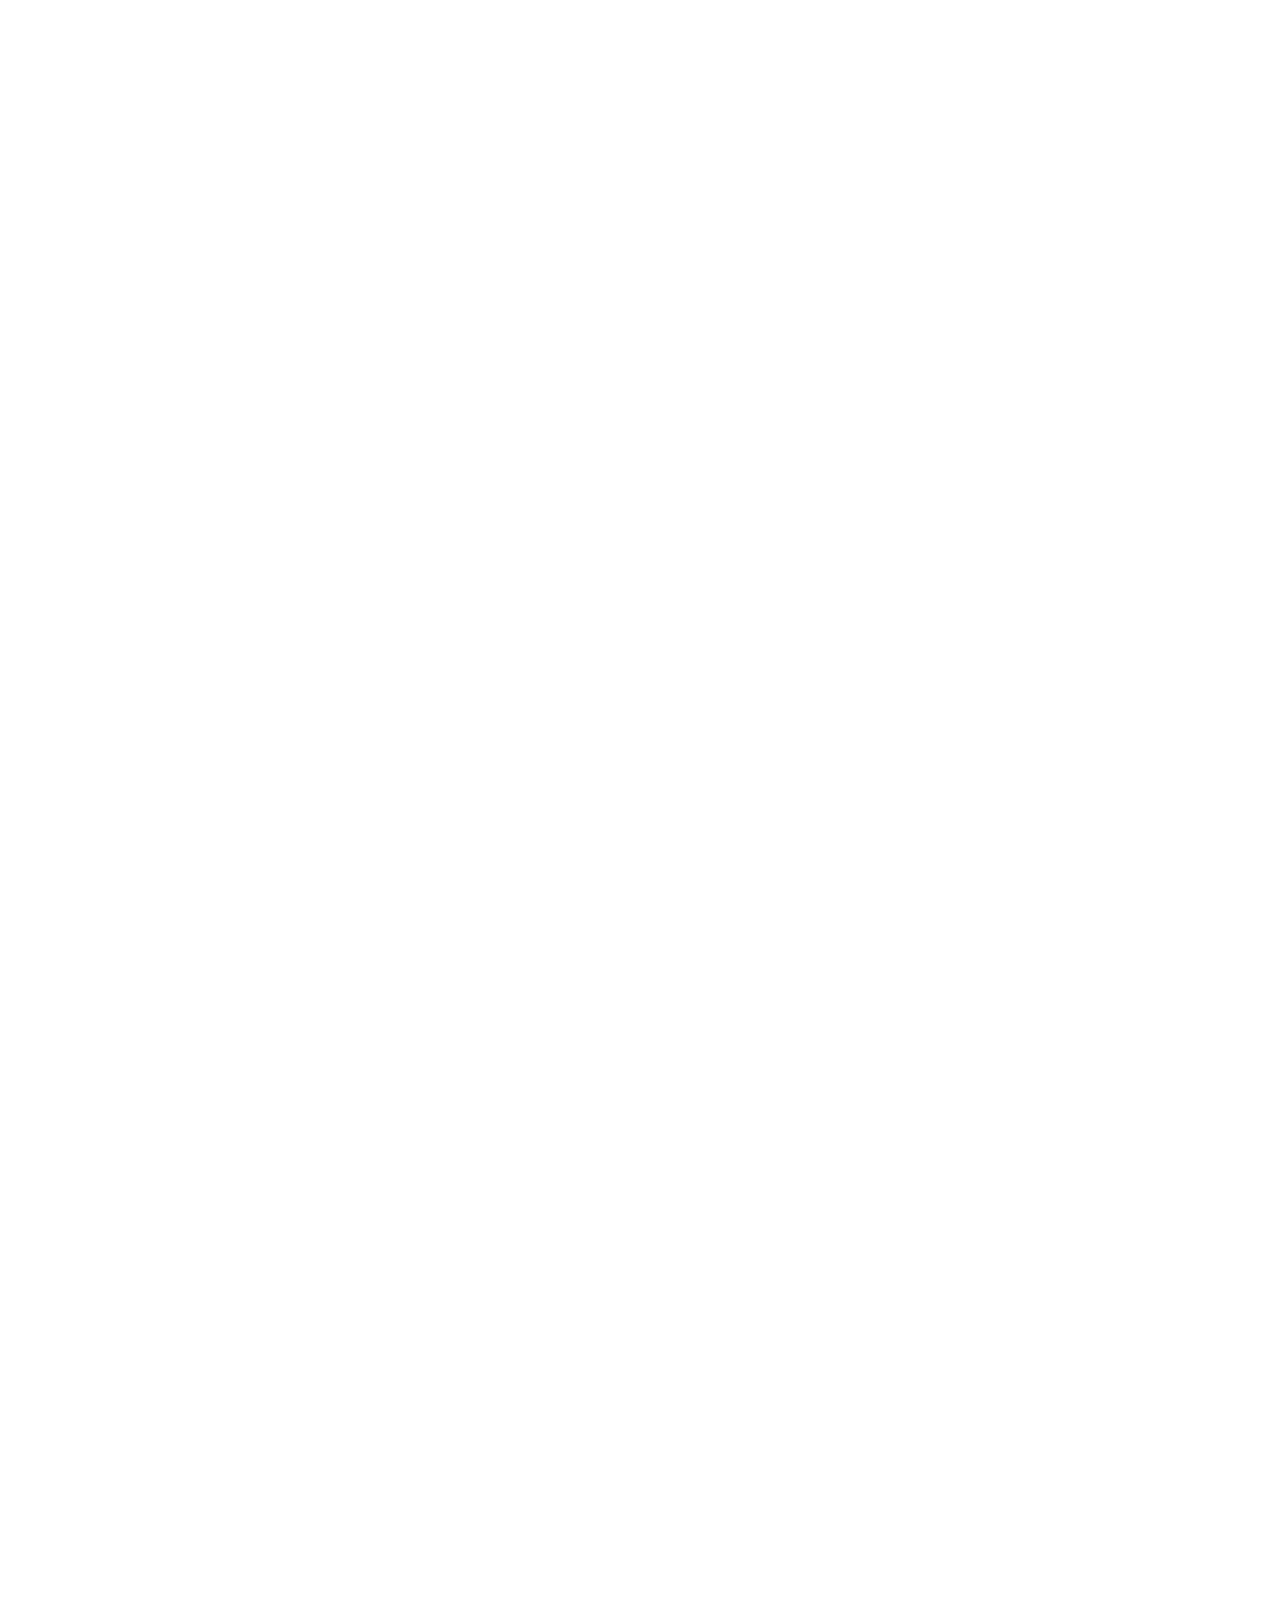
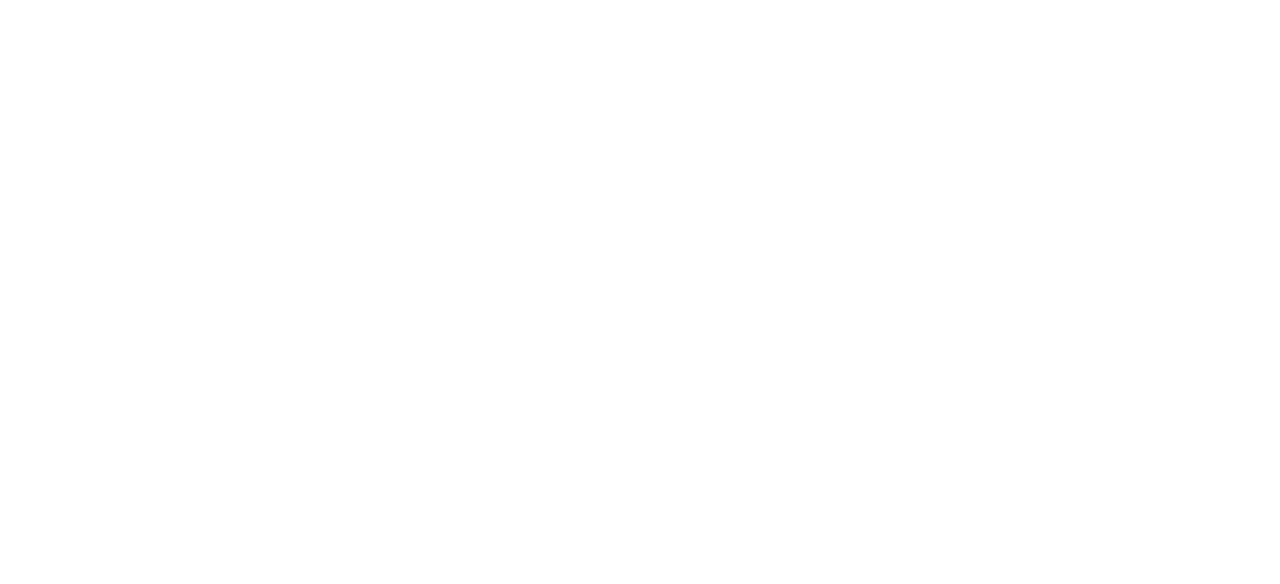
<file: about.html>
<!DOCTYPE html>
<html lang="en">

<head>
    <meta charset="utf-8">
    <title>DGital - Digital Agency HTML Template</title>
    <meta content="width=device-width, initial-scale=1.0" name="viewport">
    <meta content="" name="keywords">
    <meta content="" name="description">

    <!-- Favicon -->
    <link href="img/favicon.ico" rel="icon">

    <!-- Google Web Fonts -->
    <link rel="preconnect" href="https://fonts.googleapis.com">
    <link rel="preconnect" href="https://fonts.gstatic.com" crossorigin>
    <link href="https://fonts.googleapis.com/css2?family=Heebo:wght@400;500&family=Jost:wght@500;600;700&display=swap" rel="stylesheet"> 

    <!-- Icon Font Stylesheet -->
    <link href="https://cdnjs.cloudflare.com/ajax/libs/font-awesome/5.10.0/css/all.min.css" rel="stylesheet">
    <link href="https://cdn.jsdelivr.net/npm/bootstrap-icons@1.4.1/font/bootstrap-icons.css" rel="stylesheet">

    <!-- Libraries Stylesheet -->
    <link href="lib/animate/animate.min.css" rel="stylesheet">
    <link href="lib/owlcarousel/assets/owl.carousel.min.css" rel="stylesheet">
    <link href="lib/lightbox/css/lightbox.min.css" rel="stylesheet">

    <!-- Customized Bootstrap Stylesheet -->
    <link href="css/bootstrap.min.css" rel="stylesheet">

    <!-- Template Stylesheet -->
    <link href="css/style.css" rel="stylesheet">
</head>

<body>
    <div class="container-xxl bg-white p-0">
        <!-- Spinner Start -->
        <div id="spinner" class="show bg-white position-fixed translate-middle w-100 vh-100 top-50 start-50 d-flex align-items-center justify-content-center">
            <div class="spinner-grow text-primary" style="width: 3rem; height: 3rem;" role="status">
                <span class="sr-only">Loading...</span>
            </div>
        </div>
        <!-- Spinner End -->


        <!-- Navbar & Hero Start -->
        <div class="container-xxl position-relative p-0">
            <nav class="navbar navbar-expand-lg navbar-light px-4 px-lg-5 py-3 py-lg-0">
                <a href="" class="navbar-brand p-0">
                    <h1 class="m-0">DGital</h1>
                    <!-- <img src="img/logo.png" alt="Logo"> -->
                </a>
                <button class="navbar-toggler" type="button" data-bs-toggle="collapse" data-bs-target="#navbarCollapse">
                    <span class="fa fa-bars"></span>
                </button>
                <div class="collapse navbar-collapse" id="navbarCollapse">
                    <div class="navbar-nav mx-auto py-0">
                        <a href="index.html" class="nav-item nav-link">Home</a>
                        <a href="about.html" class="nav-item nav-link active">About</a>
                        <a href="service.html" class="nav-item nav-link">Service</a>
                        <a href="project.html" class="nav-item nav-link">Project</a>
                        <div class="nav-item dropdown">
                            <a href="#" class="nav-link dropdown-toggle" data-bs-toggle="dropdown">Pages</a>
                            <div class="dropdown-menu m-0">
                                <a href="team.html" class="dropdown-item">Our Team</a>
                                <a href="testimonial.html" class="dropdown-item">Testimonial</a>
                                <a href="404.html" class="dropdown-item">404 Page</a>
                            </div>
                        </div>
                        <a href="contact.html" class="nav-item nav-link">Contact</a>
                    </div>
                    <a href="" class="btn rounded-pill py-2 px-4 ms-3 d-none d-lg-block">Get Started</a>
                </div>
            </nav>

            <div class="container-xxl py-5 bg-primary hero-header">
                <div class="container my-5 py-5 px-lg-5">
                    <div class="row g-5 py-5">
                        <div class="col-12 text-center">
                            <h1 class="text-white animated slideInDown">About Us</h1>
                            <hr class="bg-white mx-auto mt-0" style="width: 90px;">
                            <nav aria-label="breadcrumb">
                                <ol class="breadcrumb justify-content-center">
                                    <li class="breadcrumb-item"><a class="text-white" href="#">Home</a></li>
                                    <li class="breadcrumb-item"><a class="text-white" href="#">Pages</a></li>
                                    <li class="breadcrumb-item text-white active" aria-current="page">About</li>
                                </ol>
                            </nav>
                        </div>
                    </div>
                </div>
            </div>
        </div>
        <!-- Navbar & Hero End -->


        <!-- Feature Start -->
        <div class="container-xxl py-5">
            <div class="container py-5 px-lg-5">
                <div class="row g-4">
                    <div class="col-lg-4 wow fadeInUp" data-wow-delay="0.1s">
                        <div class="feature-item bg-light rounded text-center p-4">
                            <i class="fa fa-3x fa-mail-bulk text-primary mb-4"></i>
                            <h5 class="mb-3">Digital Marketing</h5>
                            <p class="m-0">Erat ipsum justo amet duo et elitr dolor, est duo duo eos lorem sed diam stet diam sed stet lorem.</p>
                        </div>
                    </div>
                    <div class="col-lg-4 wow fadeInUp" data-wow-delay="0.3s">
                        <div class="feature-item bg-light rounded text-center p-4">
                            <i class="fa fa-3x fa-search text-primary mb-4"></i>
                            <h5 class="mb-3">SEO & Backlinks</h5>
                            <p class="m-0">Erat ipsum justo amet duo et elitr dolor, est duo duo eos lorem sed diam stet diam sed stet lorem.</p>
                        </div>
                    </div>
                    <div class="col-lg-4 wow fadeInUp" data-wow-delay="0.5s">
                        <div class="feature-item bg-light rounded text-center p-4">
                            <i class="fa fa-3x fa-laptop-code text-primary mb-4"></i>
                            <h5 class="mb-3">Design & Development</h5>
                            <p class="m-0">Erat ipsum justo amet duo et elitr dolor, est duo duo eos lorem sed diam stet diam sed stet lorem.</p>
                        </div>
                    </div>
                </div>
            </div>
        </div>
        <!-- Feature End -->


        <!-- About Start -->
        <div class="container-xxl py-5">
            <div class="container py-5 px-lg-5">
                <div class="row g-5 align-items-center">
                    <div class="col-lg-6 wow fadeInUp" data-wow-delay="0.1s">
                        <p class="section-title text-secondary">About Us<span></span></p>
                        <h1 class="mb-5">#1 Digital solution with 10 years of experience</h1>
                        <p class="mb-4">Diam dolor diam ipsum et tempor sit. Aliqu diam amet diam et eos labore. Clita erat ipsum et lorem et sit, sed stet no labore lorem sit clita duo justo eirmod magna dolore erat amet</p>
                        <div class="skill mb-4">
                            <div class="d-flex justify-content-between">
                                <p class="mb-2">Digital Marketing</p>
                                <p class="mb-2">85%</p>
                            </div>
                            <div class="progress">
                                <div class="progress-bar bg-primary" role="progressbar" aria-valuenow="85" aria-valuemin="0" aria-valuemax="100"></div>
                            </div>
                        </div>
                        <div class="skill mb-4">
                            <div class="d-flex justify-content-between">
                                <p class="mb-2">SEO & Backlinks</p>
                                <p class="mb-2">90%</p>
                            </div>
                            <div class="progress">
                                <div class="progress-bar bg-secondary" role="progressbar" aria-valuenow="90" aria-valuemin="0" aria-valuemax="100"></div>
                            </div>
                        </div>
                        <div class="skill mb-4">
                            <div class="d-flex justify-content-between">
                                <p class="mb-2">Design & Development</p>
                                <p class="mb-2">95%</p>
                            </div>
                            <div class="progress">
                                <div class="progress-bar bg-dark" role="progressbar" aria-valuenow="95" aria-valuemin="0" aria-valuemax="100"></div>
                            </div>
                        </div>
                        <a href="" class="btn btn-primary py-sm-3 px-sm-5 rounded-pill mt-3">Read More</a>
                    </div>
                    <div class="col-lg-6">
                        <img class="img-fluid wow zoomIn" data-wow-delay="0.5s" src="img/about.png">
                    </div>
                </div>
            </div>
        </div>
        <!-- About End -->


        <!-- Facts Start -->
        <div class="container-xxl bg-primary fact py-5 wow fadeInUp" data-wow-delay="0.1s">
            <div class="container py-5 px-lg-5">
                <div class="row g-4">
                    <div class="col-md-6 col-lg-3 text-center wow fadeIn" data-wow-delay="0.1s">
                        <i class="fa fa-certificate fa-3x text-secondary mb-3"></i>
                        <h1 class="text-white mb-2" data-toggle="counter-up">1234</h1>
                        <p class="text-white mb-0">Years Experience</p>
                    </div>
                    <div class="col-md-6 col-lg-3 text-center wow fadeIn" data-wow-delay="0.3s">
                        <i class="fa fa-users-cog fa-3x text-secondary mb-3"></i>
                        <h1 class="text-white mb-2" data-toggle="counter-up">1234</h1>
                        <p class="text-white mb-0">Team Members</p>
                    </div>
                    <div class="col-md-6 col-lg-3 text-center wow fadeIn" data-wow-delay="0.5s">
                        <i class="fa fa-users fa-3x text-secondary mb-3"></i>
                        <h1 class="text-white mb-2" data-toggle="counter-up">1234</h1>
                        <p class="text-white mb-0">Satisfied Clients</p>
                    </div>
                    <div class="col-md-6 col-lg-3 text-center wow fadeIn" data-wow-delay="0.7s">
                        <i class="fa fa-check fa-3x text-secondary mb-3"></i>
                        <h1 class="text-white mb-2" data-toggle="counter-up">1234</h1>
                        <p class="text-white mb-0">Compleate Projects</p>
                    </div>
                </div>
            </div>
        </div>
        <!-- Facts End -->
        

        <!-- Team Start -->
        <div class="container-xxl py-5">
            <div class="container py-5 px-lg-5">
                <div class="wow fadeInUp" data-wow-delay="0.1s">
                    <p class="section-title text-secondary justify-content-center"><span></span>Our Team<span></span></p>
                    <h1 class="text-center mb-5">Our Team Members</h1>
                </div>
                <div class="row g-4">
                    <div class="col-lg-4 col-md-6 wow fadeInUp" data-wow-delay="0.1s">
                        <div class="team-item bg-light rounded">
                            <div class="text-center border-bottom p-4">
                                <img class="img-fluid rounded-circle mb-4" src="img/team-1.jpg" alt="">
                                <h5>John Doe</h5>
                                <span>CEO & Founder</span>
                            </div>
                            <div class="d-flex justify-content-center p-4">
                                <a class="btn btn-square mx-1" href=""><i class="fab fa-facebook-f"></i></a>
                                <a class="btn btn-square mx-1" href=""><i class="fab fa-twitter"></i></a>
                                <a class="btn btn-square mx-1" href=""><i class="fab fa-instagram"></i></a>
                                <a class="btn btn-square mx-1" href=""><i class="fab fa-linkedin-in"></i></a>
                            </div>
                        </div>
                    </div>
                    <div class="col-lg-4 col-md-6 wow fadeInUp" data-wow-delay="0.3s">
                        <div class="team-item bg-light rounded">
                            <div class="text-center border-bottom p-4">
                                <img class="img-fluid rounded-circle mb-4" src="img/team-2.jpg" alt="">
                                <h5>Jessica Brown</h5>
                                <span>Web Designer</span>
                            </div>
                            <div class="d-flex justify-content-center p-4">
                                <a class="btn btn-square mx-1" href=""><i class="fab fa-facebook-f"></i></a>
                                <a class="btn btn-square mx-1" href=""><i class="fab fa-twitter"></i></a>
                                <a class="btn btn-square mx-1" href=""><i class="fab fa-instagram"></i></a>
                                <a class="btn btn-square mx-1" href=""><i class="fab fa-linkedin-in"></i></a>
                            </div>
                        </div>
                    </div>
                    <div class="col-lg-4 col-md-6 wow fadeInUp" data-wow-delay="0.5s">
                        <div class="team-item bg-light rounded">
                            <div class="text-center border-bottom p-4">
                                <img class="img-fluid rounded-circle mb-4" src="img/team-3.jpg" alt="">
                                <h5>Tony Johnson</h5>
                                <span>SEO Expert</span>
                            </div>
                            <div class="d-flex justify-content-center p-4">
                                <a class="btn btn-square mx-1" href=""><i class="fab fa-facebook-f"></i></a>
                                <a class="btn btn-square mx-1" href=""><i class="fab fa-twitter"></i></a>
                                <a class="btn btn-square mx-1" href=""><i class="fab fa-instagram"></i></a>
                                <a class="btn btn-square mx-1" href=""><i class="fab fa-linkedin-in"></i></a>
                            </div>
                        </div>
                    </div>
                </div>
            </div>
        </div>
        <!-- Team End -->
        

        <!-- Footer Start -->
        <div class="container-fluid bg-primary text-light footer wow fadeIn" data-wow-delay="0.1s">
            <div class="container py-5 px-lg-5">
                <div class="row g-5">
                    <div class="col-md-6 col-lg-3">
                        <p class="section-title text-white h5 mb-4">Address<span></span></p>
                        <p><i class="fa fa-map-marker-alt me-3"></i>123 Street, New York, USA</p>
                        <p><i class="fa fa-phone-alt me-3"></i>+012 345 67890</p>
                        <p><i class="fa fa-envelope me-3"></i>info@example.com</p>
                        <div class="d-flex pt-2">
                            <a class="btn btn-outline-light btn-social" href=""><i class="fab fa-twitter"></i></a>
                            <a class="btn btn-outline-light btn-social" href=""><i class="fab fa-facebook-f"></i></a>
                            <a class="btn btn-outline-light btn-social" href=""><i class="fab fa-instagram"></i></a>
                            <a class="btn btn-outline-light btn-social" href=""><i class="fab fa-linkedin-in"></i></a>
                        </div>
                    </div>
                    <div class="col-md-6 col-lg-3">
                        <p class="section-title text-white h5 mb-4">Quick Link<span></span></p>
                        <a class="btn btn-link" href="">About Us</a>
                        <a class="btn btn-link" href="">Contact Us</a>
                        <a class="btn btn-link" href="">Privacy Policy</a>
                        <a class="btn btn-link" href="">Terms & Condition</a>
                        <a class="btn btn-link" href="">Career</a>
                    </div>
                    <div class="col-md-6 col-lg-3">
                        <p class="section-title text-white h5 mb-4">Gallery<span></span></p>
                        <div class="row g-2">
                            <div class="col-4">
                                <img class="img-fluid" src="img/portfolio-1.jpg" alt="Image">
                            </div>
                            <div class="col-4">
                                <img class="img-fluid" src="img/portfolio-2.jpg" alt="Image">
                            </div>
                            <div class="col-4">
                                <img class="img-fluid" src="img/portfolio-3.jpg" alt="Image">
                            </div>
                            <div class="col-4">
                                <img class="img-fluid" src="img/portfolio-4.jpg" alt="Image">
                            </div>
                            <div class="col-4">
                                <img class="img-fluid" src="img/portfolio-5.jpg" alt="Image">
                            </div>
                            <div class="col-4">
                                <img class="img-fluid" src="img/portfolio-6.jpg" alt="Image">
                            </div>
                        </div>
                    </div>
                    <div class="col-md-6 col-lg-3">
                        <p class="section-title text-white h5 mb-4">Newsletter<span></span></p>
                        <p>Lorem ipsum dolor sit amet elit. Phasellus nec pretium mi. Curabitur facilisis ornare velit non vulpu</p>
                        <div class="position-relative w-100 mt-3">
                            <input class="form-control border-0 rounded-pill w-100 ps-4 pe-5" type="text" placeholder="Your Email" style="height: 48px;">
                            <button type="button" class="btn shadow-none position-absolute top-0 end-0 mt-1 me-2"><i class="fa fa-paper-plane text-primary fs-4"></i></button>
                        </div>
                    </div>
                </div>
            </div>
            <div class="container px-lg-5">
                <div class="copyright">
                    <div class="row">
                        <div class="col-md-6 text-center text-md-start mb-3 mb-md-0">
                            &copy; <a class="border-bottom" href="#">Your Site Name</a>, All Right Reserved. 
							
							<!--/*** This template is free as long as you keep the footer author’s credit link/attribution link/backlink. If you'd like to use the template without the footer author’s credit link/attribution link/backlink, you can purchase the Credit Removal License from "https://htmlcodex.com/credit-removal". Thank you for your support. ***/-->
							Designed By <a class="border-bottom" href="https://htmlcodex.com">HTML Codex</a><br><br> 
                            Distributed By a <a class="border-bottom" href="https://themewagon.com" target="_blank">ThemeWagon</a>
                        </div>
                        <div class="col-md-6 text-center text-md-end">
                            <div class="footer-menu">
                                <a href="">Home</a>
                                <a href="">Cookies</a>
                                <a href="">Help</a>
                                <a href="">FQAs</a>
                            </div>
                        </div>
                    </div>
                </div>
            </div>
        </div>
        <!-- Footer End -->


        <!-- Back to Top -->
        <a href="#" class="btn btn-lg btn-secondary btn-lg-square back-to-top"><i class="bi bi-arrow-up"></i></a>
    </div>

    <!-- JavaScript Libraries -->
    <script src="https://code.jquery.com/jquery-3.4.1.min.js"></script>
    <script src="https://cdn.jsdelivr.net/npm/bootstrap@5.0.0/dist/js/bootstrap.bundle.min.js"></script>
    <script src="lib/wow/wow.min.js"></script>
    <script src="lib/easing/easing.min.js"></script>
    <script src="lib/waypoints/waypoints.min.js"></script>
    <script src="lib/counterup/counterup.min.js"></script>
    <script src="lib/owlcarousel/owl.carousel.min.js"></script>
    <script src="lib/isotope/isotope.pkgd.min.js"></script>
    <script src="lib/lightbox/js/lightbox.min.js"></script>

    <!-- Template Javascript -->
    <script src="js/main.js"></script>
</body>

</html>
</file>
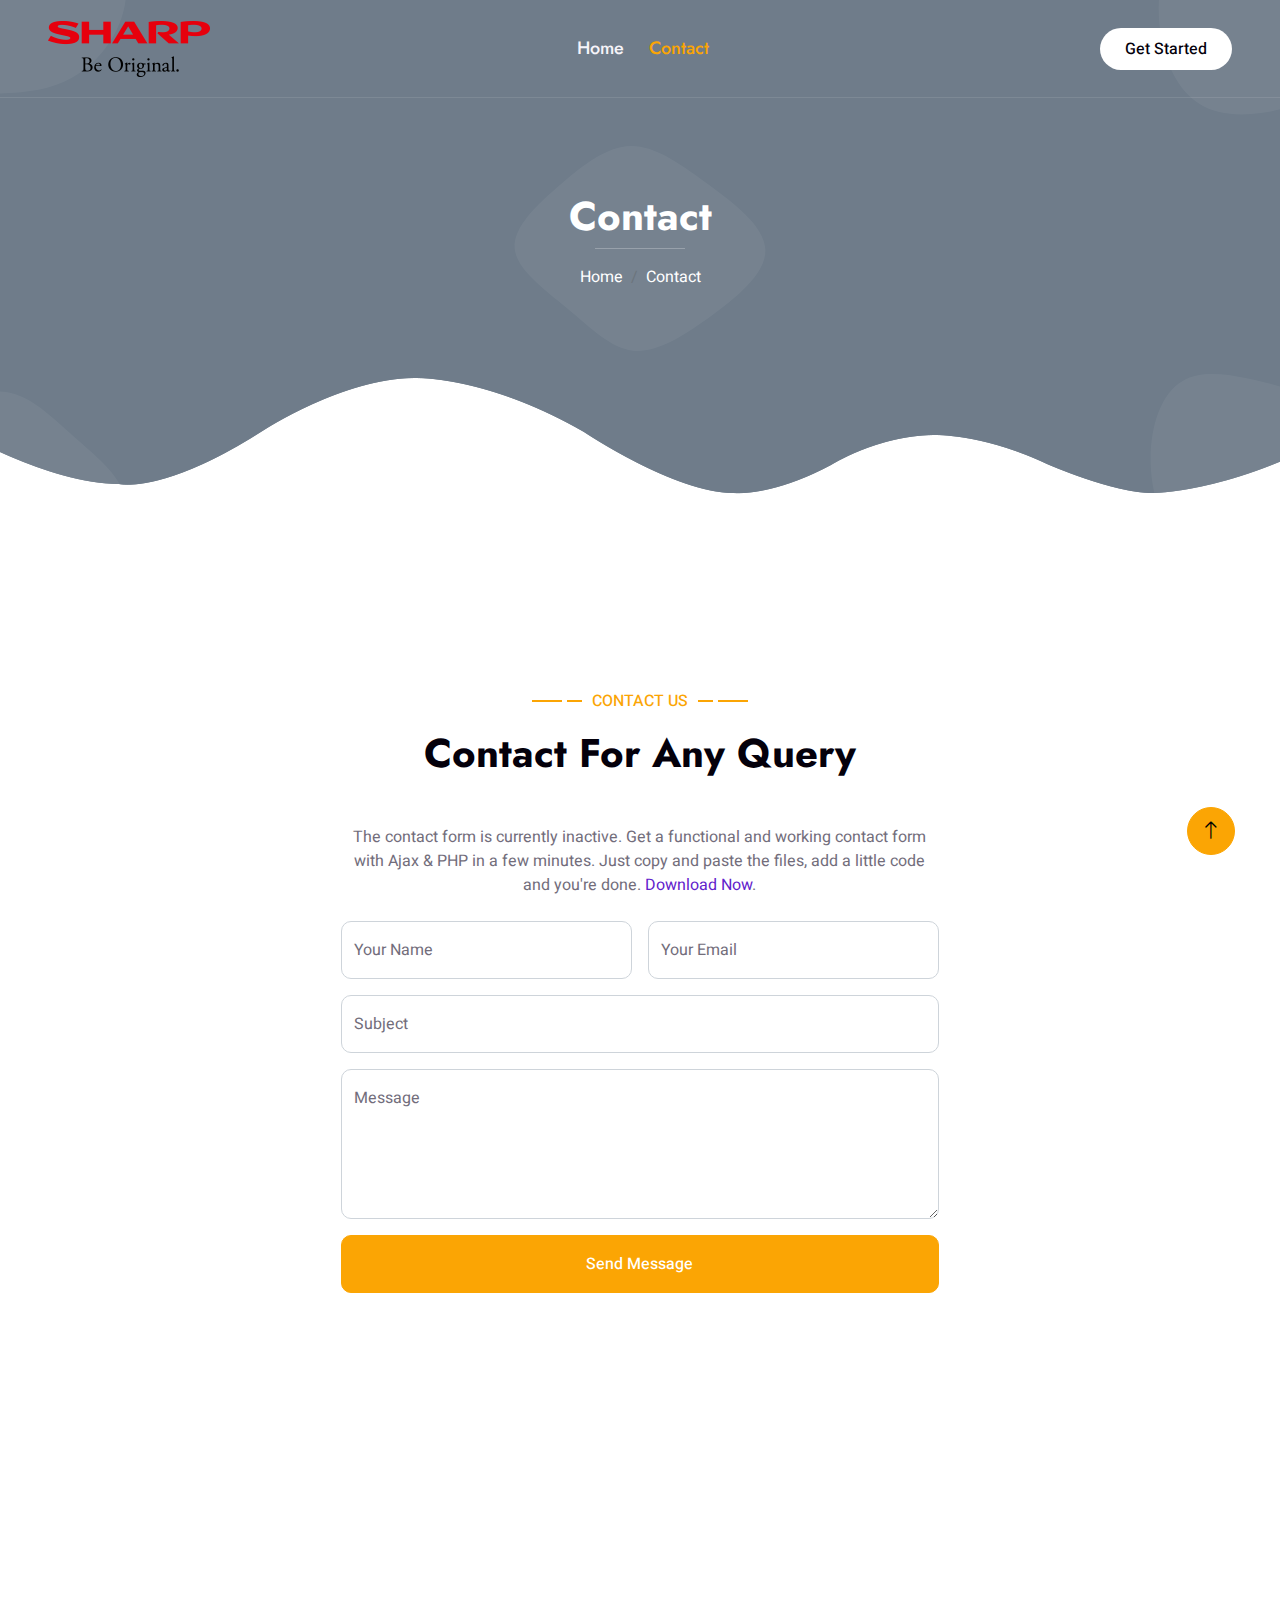
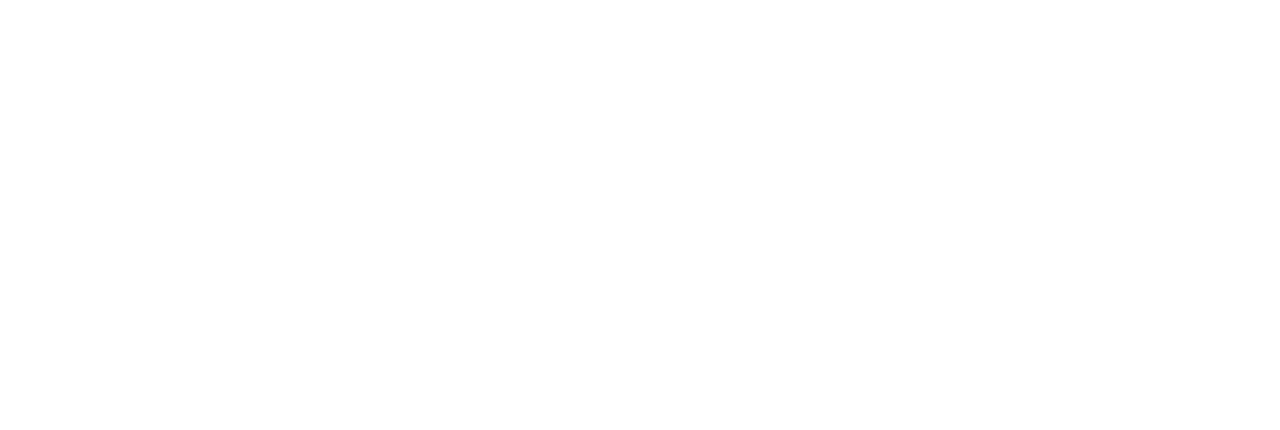
<file: contact.html>
<!DOCTYPE html>
<html lang="en">

<head>
    <meta charset="utf-8">
    <title>SHARP - Promo AC</title>
    <meta content="width=device-width, initial-scale=1.0" name="viewport">
    <meta content="" name="keywords">
    <meta content="" name="description">

    <!-- Favicon -->
    <link href="img/favicon.ico" rel="icon">

    <!-- Google Web Fonts -->
    <link rel="preconnect" href="https://fonts.googleapis.com">
    <link rel="preconnect" href="https://fonts.gstatic.com" crossorigin>
    <link href="https://fonts.googleapis.com/css2?family=Heebo:wght@400;500&family=Jost:wght@500;600;700&display=swap" rel="stylesheet"> 

    <!-- Icon Font Stylesheet -->
    <link href="https://cdnjs.cloudflare.com/ajax/libs/font-awesome/5.10.0/css/all.min.css" rel="stylesheet">
    <link href="https://cdn.jsdelivr.net/npm/bootstrap-icons@1.4.1/font/bootstrap-icons.css" rel="stylesheet">

    <!-- Libraries Stylesheet -->
    <link href="lib/animate/animate.min.css" rel="stylesheet">
    <link href="lib/owlcarousel/assets/owl.carousel.min.css" rel="stylesheet">
    <link href="lib/lightbox/css/lightbox.min.css" rel="stylesheet">

    <!-- Customized Bootstrap Stylesheet -->
    <link href="css/bootstrap.min.css" rel="stylesheet">

    <!-- Template Stylesheet -->
    <link href="css/style.css" rel="stylesheet">
</head>

<body>
    <div class="container-xxl bg-white p-0">
        <!-- Spinner Start -->
        <div id="spinner" class="show bg-white position-fixed translate-middle w-100 vh-100 top-50 start-50 d-flex align-items-center justify-content-center">
            <div class="spinner-grow text-primary" style="width: 3rem; height: 3rem;" role="status">
                <span class="sr-only">Loading...</span>
            </div>
        </div>
        <!-- Spinner End -->


        <!-- Navbar & Hero Start -->
        <div class="container-xxl position-relative p-0">
            <nav class="navbar navbar-expand-lg navbar-light px-4 px-lg-5 py-3 py-lg-0">
                <a href="" class="navbar-brand p-0">
                    <!-- <h1 class="m-0">DGital</h1> -->
                    <img src="img/logo_sharp.png" alt="Logo">
                </a>
                <button class="navbar-toggler" type="button" data-bs-toggle="collapse" data-bs-target="#navbarCollapse">
                    <span class="fa fa-bars"></span>
                </button>
                <div class="collapse navbar-collapse" id="navbarCollapse">
                    <div class="navbar-nav mx-auto py-0">
                        <a href="index.html" class="nav-item nav-link">Home</a>
                        <a href="contact.html" class="nav-item nav-link active">Contact</a>
                    </div>
                    <a href="" class="btn rounded-pill py-2 px-4 ms-3 d-none d-lg-block">Get Started</a>
                </div>
            </nav>

            <div class="container-xxl py-5 bg-primary hero-header">
                <div class="container my-5 py-5 px-lg-5">
                    <div class="row g-5 py-5">
                        <div class="col-12 text-center">
                            <h1 class="text-white animated slideInDown">Contact</h1>
                            <hr class="bg-white mx-auto mt-0" style="width: 90px;">
                            <nav aria-label="breadcrumb">
                                <ol class="breadcrumb justify-content-center">
                                    <li class="breadcrumb-item"><a class="text-white" href="#">Home</a></li>
                                    <li class="breadcrumb-item text-white active" aria-current="page">Contact</li>
                                </ol>
                            </nav>
                        </div>
                    </div>
                </div>
            </div>
        </div>
        <!-- Navbar & Hero End -->


        <!-- Contact Start -->
        <div class="container-xxl py-5">
            <div class="container py-5 px-lg-5">
                <div class="wow fadeInUp" data-wow-delay="0.1s">
                    <p class="section-title text-secondary justify-content-center"><span></span>Contact Us<span></span></p>
                    <h1 class="text-center mb-5">Contact For Any Query</h1>
                </div>
                <div class="row justify-content-center">
                    <div class="col-lg-7">
                        <div class="wow fadeInUp" data-wow-delay="0.3s">
                            <p class="text-center mb-4">The contact form is currently inactive. Get a functional and working contact form with Ajax & PHP in a few minutes. Just copy and paste the files, add a little code and you're done. <a href="https://htmlcodex.com/contact-form">Download Now</a>.</p>
                            <form>
                                <div class="row g-3">
                                    <div class="col-md-6">
                                        <div class="form-floating">
                                            <input type="text" class="form-control" id="name" placeholder="Your Name">
                                            <label for="name">Your Name</label>
                                        </div>
                                    </div>
                                    <div class="col-md-6">
                                        <div class="form-floating">
                                            <input type="email" class="form-control" id="email" placeholder="Your Email">
                                            <label for="email">Your Email</label>
                                        </div>
                                    </div>
                                    <div class="col-12">
                                        <div class="form-floating">
                                            <input type="text" class="form-control" id="subject" placeholder="Subject">
                                            <label for="subject">Subject</label>
                                        </div>
                                    </div>
                                    <div class="col-12">
                                        <div class="form-floating">
                                            <textarea class="form-control" placeholder="Leave a message here" id="message" style="height: 150px"></textarea>
                                            <label for="message">Message</label>
                                        </div>
                                    </div>
                                    <div class="col-12">
                                        <button class="btn btn-primary w-100 py-3" type="submit">Send Message</button>
                                    </div>
                                </div>
                            </form>
                        </div>
                    </div>
                </div>
            </div>
        </div>
        <!-- Contact End -->
        

        <!-- Footer Start -->
        <div class="container-fluid bg-primary text-light footer wow fadeIn" data-wow-delay="0.1s">
            <div class="container py-5 px-lg-5">
                <div class="row g-4">
                    <div class="col-md-6 col-lg-3">
                        <p class="section-title text-white h5 mb-4">Address<span></span></p>
                        <p><i class="fa fa-map-marker-alt me-3"></i>123 Street, New York, USA</p>
                        <p><i class="fa fa-phone-alt me-3"></i>+012 345 67890</p>
                        <p><i class="fa fa-envelope me-3"></i>info@example.com</p>
                        <div class="d-flex pt-2">
                            <a class="btn btn-outline-light btn-social" href=""><i class="fab fa-twitter"></i></a>
                            <a class="btn btn-outline-light btn-social" href=""><i class="fab fa-facebook-f"></i></a>
                            <a class="btn btn-outline-light btn-social" href=""><i class="fab fa-instagram"></i></a>
                            <a class="btn btn-outline-light btn-social" href=""><i class="fab fa-linkedin-in"></i></a>
                        </div>
                    </div>
                    <div class="col-md-6 col-lg-3">
                        <p class="section-title text-white h5 mb-4">Quick Link<span></span></p>
                        <a class="btn btn-link" href="">About Us</a>
                        <a class="btn btn-link" href="">Contact Us</a>
                        <a class="btn btn-link" href="">Privacy Policy</a>
                        <a class="btn btn-link" href="">Terms & Condition</a>
                        <a class="btn btn-link" href="">Career</a>
                    </div>
                    
                    <div class="col-md-6 col-lg-3">
                        <p class="section-title text-white h5 mb-4">Newsletter<span></span></p>
                        <p>Lorem ipsum dolor sit amet elit. Phasellus nec pretium mi. Curabitur facilisis ornare velit non vulpu</p>
                        <div class="position-relative w-100 mt-3">
                            <input class="form-control border-0 rounded-pill w-100 ps-4 pe-5" type="text" placeholder="Your Email" style="height: 48px;">
                            <button type="button" class="btn shadow-none position-absolute top-0 end-0 mt-1 me-2"><i class="fa fa-paper-plane text-primary fs-4"></i></button>
                        </div>
                    </div>
                </div>
            </div>
            <div class="container px-lg-5">
                <div class="copyright">
                    <div class="row">
                        <div class="col-md-6 text-center text-md-start mb-3 mb-md-0">
                            &copy; <a class="border-bottom" href="#">SHARP ELECTRONICS INDONESIA</a>, All Right Reserved. 
							
							<!--/*** This template is free as long as you keep the footer author’s credit link/attribution link/backlink. If you'd like to use the template without the footer author’s credit link/attribution link/backlink, you can purchase the Credit Removal License from "https://htmlcodex.com/credit-removal". Thank you for your support. ***/-->
							<!-- Designed By <a class="border-bottom" href="https://htmlcodex.com">HTML Codex</a><br><br> -->
                            <!-- Distributed By a <a class="border-bottom" href="https://themewagon.com" target="_blank">ThemeWagon</a> -->
                        </div>
                        <div class="col-md-6 text-center text-md-end">
                            <div class="footer-menu">
                                <a href="">Home</a>
                                <a href="">Cookies</a>
                                <a href="">Help</a>
                                <a href="">FQAs</a>
                            </div>
                        </div>
                    </div>
                </div>
            </div>
        </div>
        <!-- Footer End -->


        <!-- Back to Top -->
        <a href="#" class="btn btn-lg btn-secondary btn-lg-square back-to-top"><i class="bi bi-arrow-up"></i></a>
    </div>

    <!-- JavaScript Libraries -->
    <script src="https://code.jquery.com/jquery-3.4.1.min.js"></script>
    <script src="https://cdn.jsdelivr.net/npm/bootstrap@5.0.0/dist/js/bootstrap.bundle.min.js"></script>
    <script src="lib/wow/wow.min.js"></script>
    <script src="lib/easing/easing.min.js"></script>
    <script src="lib/waypoints/waypoints.min.js"></script>
    <script src="lib/counterup/counterup.min.js"></script>
    <script src="lib/owlcarousel/owl.carousel.min.js"></script>
    <script src="lib/isotope/isotope.pkgd.min.js"></script>
    <script src="lib/lightbox/js/lightbox.min.js"></script>

    <!-- Template Javascript -->
    <script src="js/main.js"></script>
</body>

</html>
</file>
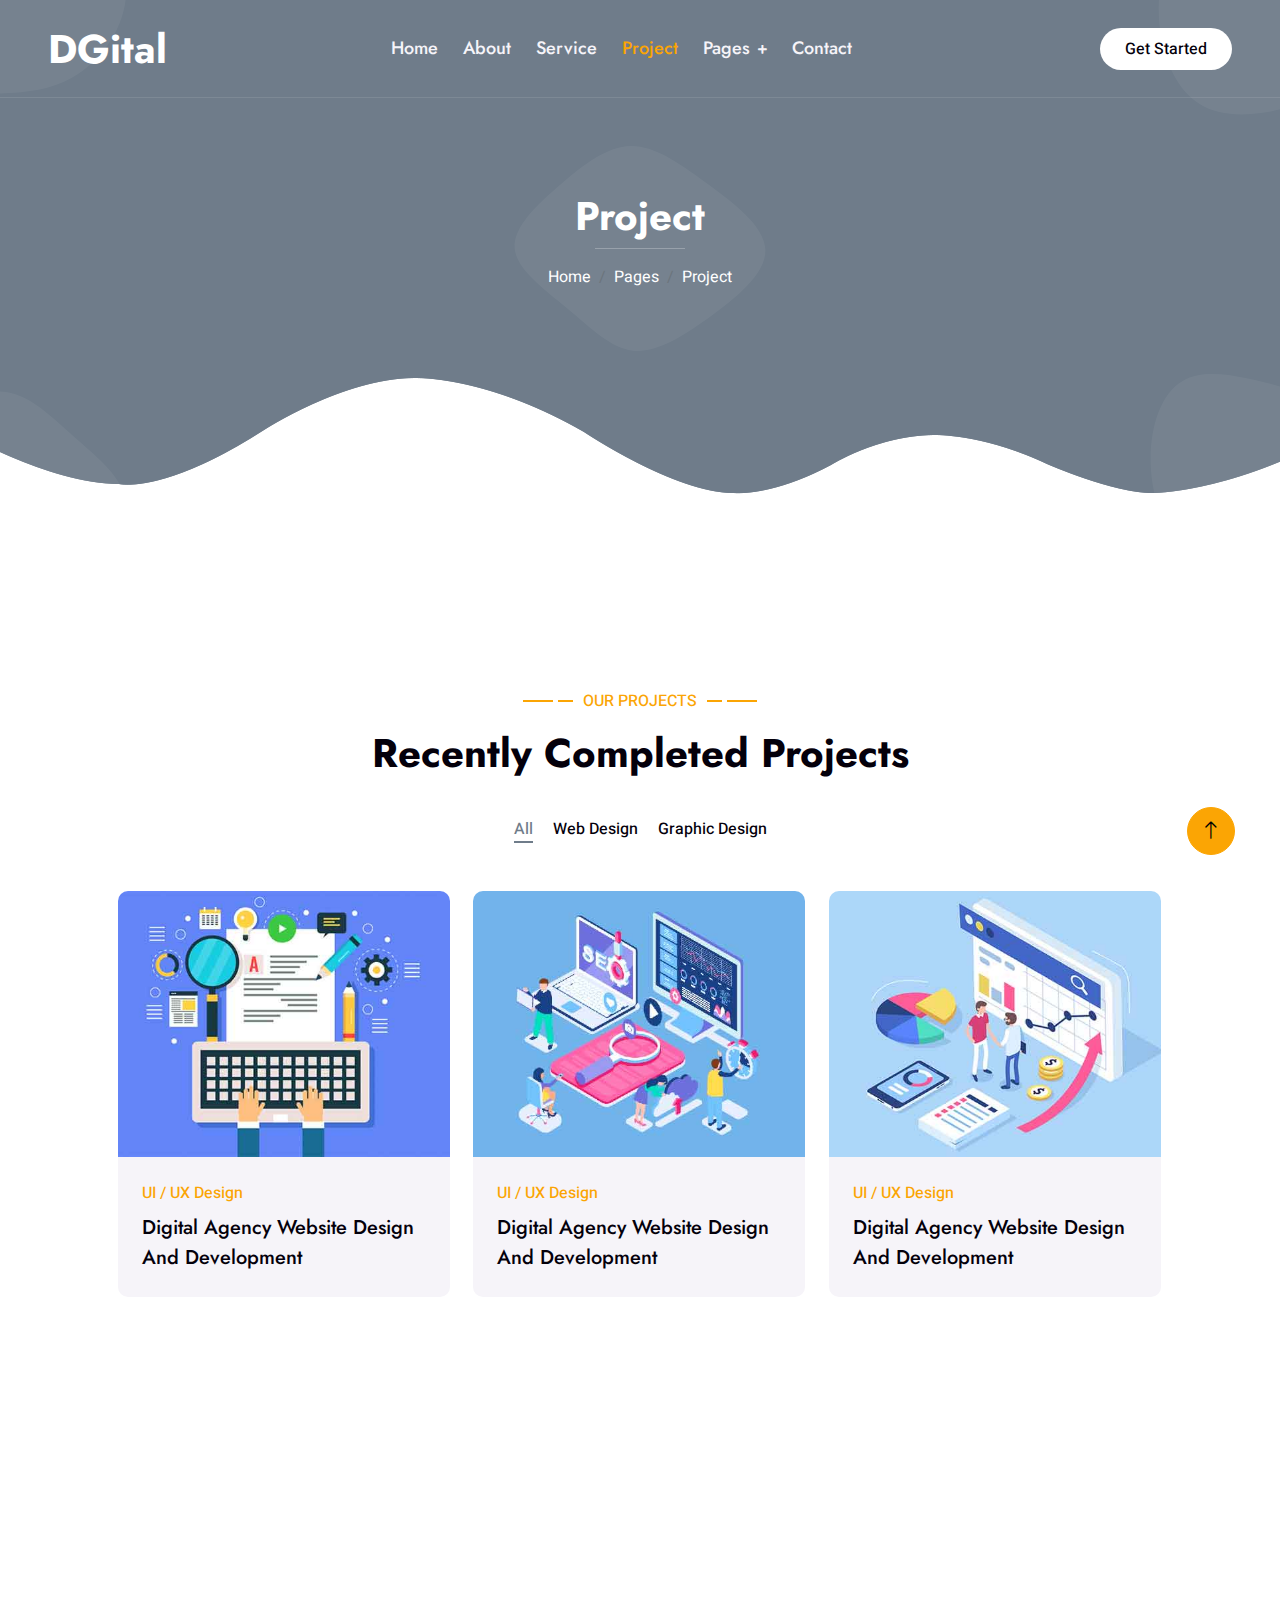
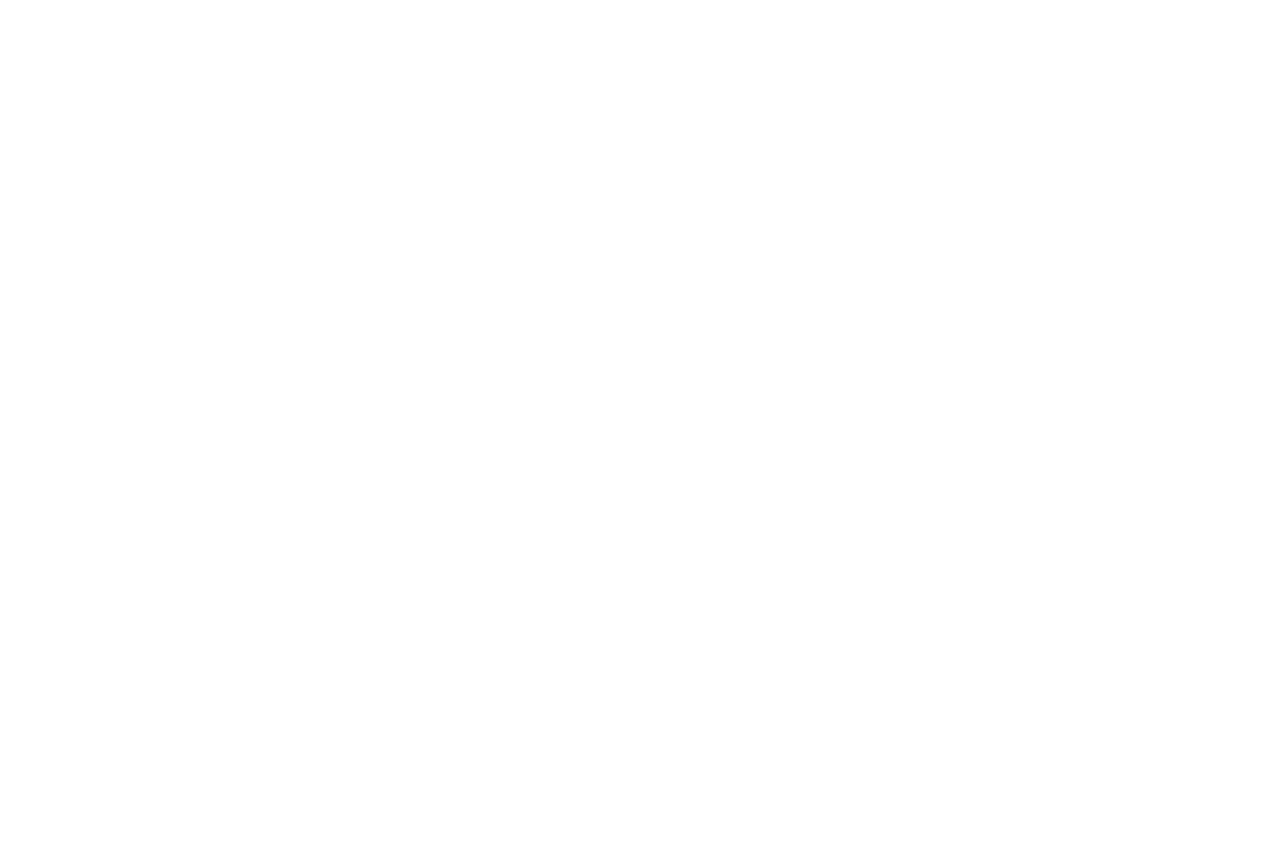
<file: project.html>
<!DOCTYPE html>
<html lang="en">

<head>
    <meta charset="utf-8">
    <title>DGital - Digital Agency HTML Template</title>
    <meta content="width=device-width, initial-scale=1.0" name="viewport">
    <meta content="" name="keywords">
    <meta content="" name="description">

    <!-- Favicon -->
    <link href="img/favicon.ico" rel="icon">

    <!-- Google Web Fonts -->
    <link rel="preconnect" href="https://fonts.googleapis.com">
    <link rel="preconnect" href="https://fonts.gstatic.com" crossorigin>
    <link href="https://fonts.googleapis.com/css2?family=Heebo:wght@400;500&family=Jost:wght@500;600;700&display=swap" rel="stylesheet"> 

    <!-- Icon Font Stylesheet -->
    <link href="https://cdnjs.cloudflare.com/ajax/libs/font-awesome/5.10.0/css/all.min.css" rel="stylesheet">
    <link href="https://cdn.jsdelivr.net/npm/bootstrap-icons@1.4.1/font/bootstrap-icons.css" rel="stylesheet">

    <!-- Libraries Stylesheet -->
    <link href="lib/animate/animate.min.css" rel="stylesheet">
    <link href="lib/owlcarousel/assets/owl.carousel.min.css" rel="stylesheet">
    <link href="lib/lightbox/css/lightbox.min.css" rel="stylesheet">

    <!-- Customized Bootstrap Stylesheet -->
    <link href="css/bootstrap.min.css" rel="stylesheet">

    <!-- Template Stylesheet -->
    <link href="css/style.css" rel="stylesheet">
</head>

<body>
    <div class="container-xxl bg-white p-0">
        <!-- Spinner Start -->
        <div id="spinner" class="show bg-white position-fixed translate-middle w-100 vh-100 top-50 start-50 d-flex align-items-center justify-content-center">
            <div class="spinner-grow text-primary" style="width: 3rem; height: 3rem;" role="status">
                <span class="sr-only">Loading...</span>
            </div>
        </div>
        <!-- Spinner End -->


        <!-- Navbar & Hero Start -->
        <div class="container-xxl position-relative p-0">
            <nav class="navbar navbar-expand-lg navbar-light px-4 px-lg-5 py-3 py-lg-0">
                <a href="" class="navbar-brand p-0">
                    <h1 class="m-0">DGital</h1>
                    <!-- <img src="img/logo.png" alt="Logo"> -->
                </a>
                <button class="navbar-toggler" type="button" data-bs-toggle="collapse" data-bs-target="#navbarCollapse">
                    <span class="fa fa-bars"></span>
                </button>
                <div class="collapse navbar-collapse" id="navbarCollapse">
                    <div class="navbar-nav mx-auto py-0">
                        <a href="index.html" class="nav-item nav-link">Home</a>
                        <a href="about.html" class="nav-item nav-link">About</a>
                        <a href="service.html" class="nav-item nav-link">Service</a>
                        <a href="project.html" class="nav-item nav-link active">Project</a>
                        <div class="nav-item dropdown">
                            <a href="#" class="nav-link dropdown-toggle" data-bs-toggle="dropdown">Pages</a>
                            <div class="dropdown-menu m-0">
                                <a href="team.html" class="dropdown-item">Our Team</a>
                                <a href="testimonial.html" class="dropdown-item">Testimonial</a>
                                <a href="404.html" class="dropdown-item">404 Page</a>
                            </div>
                        </div>
                        <a href="contact.html" class="nav-item nav-link">Contact</a>
                    </div>
                    <a href="" class="btn rounded-pill py-2 px-4 ms-3 d-none d-lg-block">Get Started</a>
                </div>
            </nav>

            <div class="container-xxl py-5 bg-primary hero-header">
                <div class="container my-5 py-5 px-lg-5">
                    <div class="row g-5 py-5">
                        <div class="col-12 text-center">
                            <h1 class="text-white animated slideInDown">Project</h1>
                            <hr class="bg-white mx-auto mt-0" style="width: 90px;">
                            <nav aria-label="breadcrumb">
                                <ol class="breadcrumb justify-content-center">
                                    <li class="breadcrumb-item"><a class="text-white" href="#">Home</a></li>
                                    <li class="breadcrumb-item"><a class="text-white" href="#">Pages</a></li>
                                    <li class="breadcrumb-item text-white active" aria-current="page">Project</li>
                                </ol>
                            </nav>
                        </div>
                    </div>
                </div>
            </div>
        </div>
        <!-- Navbar & Hero End -->


        <!-- Projects Start -->
        <div class="container-xxl py-5">
            <div class="container py-5 px-lg-5">
                <div class="wow fadeInUp" data-wow-delay="0.1s">
                    <p class="section-title text-secondary justify-content-center"><span></span>Our Projects<span></span></p>
                    <h1 class="text-center mb-5">Recently Completed Projects</h1>
                </div>
                <div class="row mt-n2 wow fadeInUp" data-wow-delay="0.3s">
                    <div class="col-12 text-center">
                        <ul class="list-inline mb-5" id="portfolio-flters">
                            <li class="mx-2 active" data-filter="*">All</li>
                            <li class="mx-2" data-filter=".first">Web Design</li>
                            <li class="mx-2" data-filter=".second">Graphic Design</li>
                        </ul>
                    </div>
                </div>
                <div class="row g-4 portfolio-container">
                    <div class="col-lg-4 col-md-6 portfolio-item first wow fadeInUp" data-wow-delay="0.1s">
                        <div class="rounded overflow-hidden">
                            <div class="position-relative overflow-hidden">
                                <img class="img-fluid w-100" src="img/portfolio-1.jpg" alt="">
                                <div class="portfolio-overlay">
                                    <a class="btn btn-square btn-outline-light mx-1" href="img/portfolio-1.jpg" data-lightbox="portfolio"><i class="fa fa-eye"></i></a>
                                    <a class="btn btn-square btn-outline-light mx-1" href=""><i class="fa fa-link"></i></a>
                                </div>
                            </div>
                            <div class="bg-light p-4">
                                <p class="text-primary fw-medium mb-2">UI / UX Design</p>
                                <h5 class="lh-base mb-0">Digital Agency Website Design And Development</a>
                            </div>
                        </div>
                    </div>
                    <div class="col-lg-4 col-md-6 portfolio-item second wow fadeInUp" data-wow-delay="0.3s">
                        <div class="rounded overflow-hidden">
                            <div class="position-relative overflow-hidden">
                                <img class="img-fluid w-100" src="img/portfolio-2.jpg" alt="">
                                <div class="portfolio-overlay">
                                    <a class="btn btn-square btn-outline-light mx-1" href="img/portfolio-2.jpg" data-lightbox="portfolio"><i class="fa fa-eye"></i></a>
                                    <a class="btn btn-square btn-outline-light mx-1" href=""><i class="fa fa-link"></i></a>
                                </div>
                            </div>
                            <div class="bg-light p-4">
                                <p class="text-primary fw-medium mb-2">UI / UX Design</p>
                                <h5 class="lh-base mb-0">Digital Agency Website Design And Development</a>
                            </div>
                        </div>
                    </div>
                    <div class="col-lg-4 col-md-6 portfolio-item first wow fadeInUp" data-wow-delay="0.5s">
                        <div class="rounded overflow-hidden">
                            <div class="position-relative overflow-hidden">
                                <img class="img-fluid w-100" src="img/portfolio-3.jpg" alt="">
                                <div class="portfolio-overlay">
                                    <a class="btn btn-square btn-outline-light mx-1" href="img/portfolio-3.jpg" data-lightbox="portfolio"><i class="fa fa-eye"></i></a>
                                    <a class="btn btn-square btn-outline-light mx-1" href=""><i class="fa fa-link"></i></a>
                                </div>
                            </div>
                            <div class="bg-light p-4">
                                <p class="text-primary fw-medium mb-2">UI / UX Design</p>
                                <h5 class="lh-base mb-0">Digital Agency Website Design And Development</a>
                            </div>
                        </div>
                    </div>
                    <div class="col-lg-4 col-md-6 portfolio-item second wow fadeInUp" data-wow-delay="0.1s">
                        <div class="rounded overflow-hidden">
                            <div class="position-relative overflow-hidden">
                                <img class="img-fluid w-100" src="img/portfolio-4.jpg" alt="">
                                <div class="portfolio-overlay">
                                    <a class="btn btn-square btn-outline-light mx-1" href="img/portfolio-4.jpg" data-lightbox="portfolio"><i class="fa fa-eye"></i></a>
                                    <a class="btn btn-square btn-outline-light mx-1" href=""><i class="fa fa-link"></i></a>
                                </div>
                            </div>
                            <div class="bg-light p-4">
                                <p class="text-primary fw-medium mb-2">UI / UX Design</p>
                                <h5 class="lh-base mb-0">Digital Agency Website Design And Development</a>
                            </div>
                        </div>
                    </div>
                    <div class="col-lg-4 col-md-6 portfolio-item first wow fadeInUp" data-wow-delay="0.3s">
                        <div class="rounded overflow-hidden">
                            <div class="position-relative overflow-hidden">
                                <img class="img-fluid w-100" src="img/portfolio-5.jpg" alt="">
                                <div class="portfolio-overlay">
                                    <a class="btn btn-square btn-outline-light mx-1" href="img/portfolio-5.jpg" data-lightbox="portfolio"><i class="fa fa-eye"></i></a>
                                    <a class="btn btn-square btn-outline-light mx-1" href=""><i class="fa fa-link"></i></a>
                                </div>
                            </div>
                            <div class="bg-light p-4">
                                <p class="text-primary fw-medium mb-2">UI / UX Design</p>
                                <h5 class="lh-base mb-0">Digital Agency Website Design And Development</a>
                            </div>
                        </div>
                    </div>
                    <div class="col-lg-4 col-md-6 portfolio-item second wow fadeInUp" data-wow-delay="0.5s">
                        <div class="rounded overflow-hidden">
                            <div class="position-relative overflow-hidden">
                                <img class="img-fluid w-100" src="img/portfolio-6.jpg" alt="">
                                <div class="portfolio-overlay">
                                    <a class="btn btn-square btn-outline-light mx-1" href="img/portfolio-6.jpg" data-lightbox="portfolio"><i class="fa fa-eye"></i></a>
                                    <a class="btn btn-square btn-outline-light mx-1" href=""><i class="fa fa-link"></i></a>
                                </div>
                            </div>
                            <div class="bg-light p-4">
                                <p class="text-primary fw-medium mb-2">UI / UX Design</p>
                                <h5 class="lh-base mb-0">Digital Agency Website Design And Development</a>
                            </div>
                        </div>
                    </div>
                </div>
            </div>
        </div>
        <!-- Projects End -->
        

        <!-- Footer Start -->
        <div class="container-fluid bg-primary text-light footer wow fadeIn" data-wow-delay="0.1s">
            <div class="container py-5 px-lg-5">
                <div class="row g-5">
                    <div class="col-md-6 col-lg-3">
                        <p class="section-title text-white h5 mb-4">Address<span></span></p>
                        <p><i class="fa fa-map-marker-alt me-3"></i>123 Street, New York, USA</p>
                        <p><i class="fa fa-phone-alt me-3"></i>+012 345 67890</p>
                        <p><i class="fa fa-envelope me-3"></i>info@example.com</p>
                        <div class="d-flex pt-2">
                            <a class="btn btn-outline-light btn-social" href=""><i class="fab fa-twitter"></i></a>
                            <a class="btn btn-outline-light btn-social" href=""><i class="fab fa-facebook-f"></i></a>
                            <a class="btn btn-outline-light btn-social" href=""><i class="fab fa-instagram"></i></a>
                            <a class="btn btn-outline-light btn-social" href=""><i class="fab fa-linkedin-in"></i></a>
                        </div>
                    </div>
                    <div class="col-md-6 col-lg-3">
                        <p class="section-title text-white h5 mb-4">Quick Link<span></span></p>
                        <a class="btn btn-link" href="">About Us</a>
                        <a class="btn btn-link" href="">Contact Us</a>
                        <a class="btn btn-link" href="">Privacy Policy</a>
                        <a class="btn btn-link" href="">Terms & Condition</a>
                        <a class="btn btn-link" href="">Career</a>
                    </div>
                    <div class="col-md-6 col-lg-3">
                        <p class="section-title text-white h5 mb-4">Gallery<span></span></p>
                        <div class="row g-2">
                            <div class="col-4">
                                <img class="img-fluid" src="img/portfolio-1.jpg" alt="Image">
                            </div>
                            <div class="col-4">
                                <img class="img-fluid" src="img/portfolio-2.jpg" alt="Image">
                            </div>
                            <div class="col-4">
                                <img class="img-fluid" src="img/portfolio-3.jpg" alt="Image">
                            </div>
                            <div class="col-4">
                                <img class="img-fluid" src="img/portfolio-4.jpg" alt="Image">
                            </div>
                            <div class="col-4">
                                <img class="img-fluid" src="img/portfolio-5.jpg" alt="Image">
                            </div>
                            <div class="col-4">
                                <img class="img-fluid" src="img/portfolio-6.jpg" alt="Image">
                            </div>
                        </div>
                    </div>
                    <div class="col-md-6 col-lg-3">
                        <p class="section-title text-white h5 mb-4">Newsletter<span></span></p>
                        <p>Lorem ipsum dolor sit amet elit. Phasellus nec pretium mi. Curabitur facilisis ornare velit non vulpu</p>
                        <div class="position-relative w-100 mt-3">
                            <input class="form-control border-0 rounded-pill w-100 ps-4 pe-5" type="text" placeholder="Your Email" style="height: 48px;">
                            <button type="button" class="btn shadow-none position-absolute top-0 end-0 mt-1 me-2"><i class="fa fa-paper-plane text-primary fs-4"></i></button>
                        </div>
                    </div>
                </div>
            </div>
            <div class="container px-lg-5">
                <div class="copyright">
                    <div class="row">
                        <div class="col-md-6 text-center text-md-start mb-3 mb-md-0">
                            &copy; <a class="border-bottom" href="#">Your Site Name</a>, All Right Reserved. 
							
							<!--/*** This template is free as long as you keep the footer author’s credit link/attribution link/backlink. If you'd like to use the template without the footer author’s credit link/attribution link/backlink, you can purchase the Credit Removal License from "https://htmlcodex.com/credit-removal". Thank you for your support. ***/-->
							Designed By <a class="border-bottom" href="https://htmlcodex.com">HTML Codex</a>
                        </div>
                        <div class="col-md-6 text-center text-md-end">
                            <div class="footer-menu">
                                <a href="">Home</a>
                                <a href="">Cookies</a>
                                <a href="">Help</a>
                                <a href="">FQAs</a>
                            </div>
                        </div>
                    </div>
                </div>
            </div>
        </div>
        <!-- Footer End -->


        <!-- Back to Top -->
        <a href="#" class="btn btn-lg btn-secondary btn-lg-square back-to-top"><i class="bi bi-arrow-up"></i></a>
    </div>

    <!-- JavaScript Libraries -->
    <script src="https://code.jquery.com/jquery-3.4.1.min.js"></script>
    <script src="https://cdn.jsdelivr.net/npm/bootstrap@5.0.0/dist/js/bootstrap.bundle.min.js"></script>
    <script src="lib/wow/wow.min.js"></script>
    <script src="lib/easing/easing.min.js"></script>
    <script src="lib/waypoints/waypoints.min.js"></script>
    <script src="lib/counterup/counterup.min.js"></script>
    <script src="lib/owlcarousel/owl.carousel.min.js"></script>
    <script src="lib/isotope/isotope.pkgd.min.js"></script>
    <script src="lib/lightbox/js/lightbox.min.js"></script>

    <!-- Template Javascript -->
    <script src="js/main.js"></script>
</body>

</html>
</file>
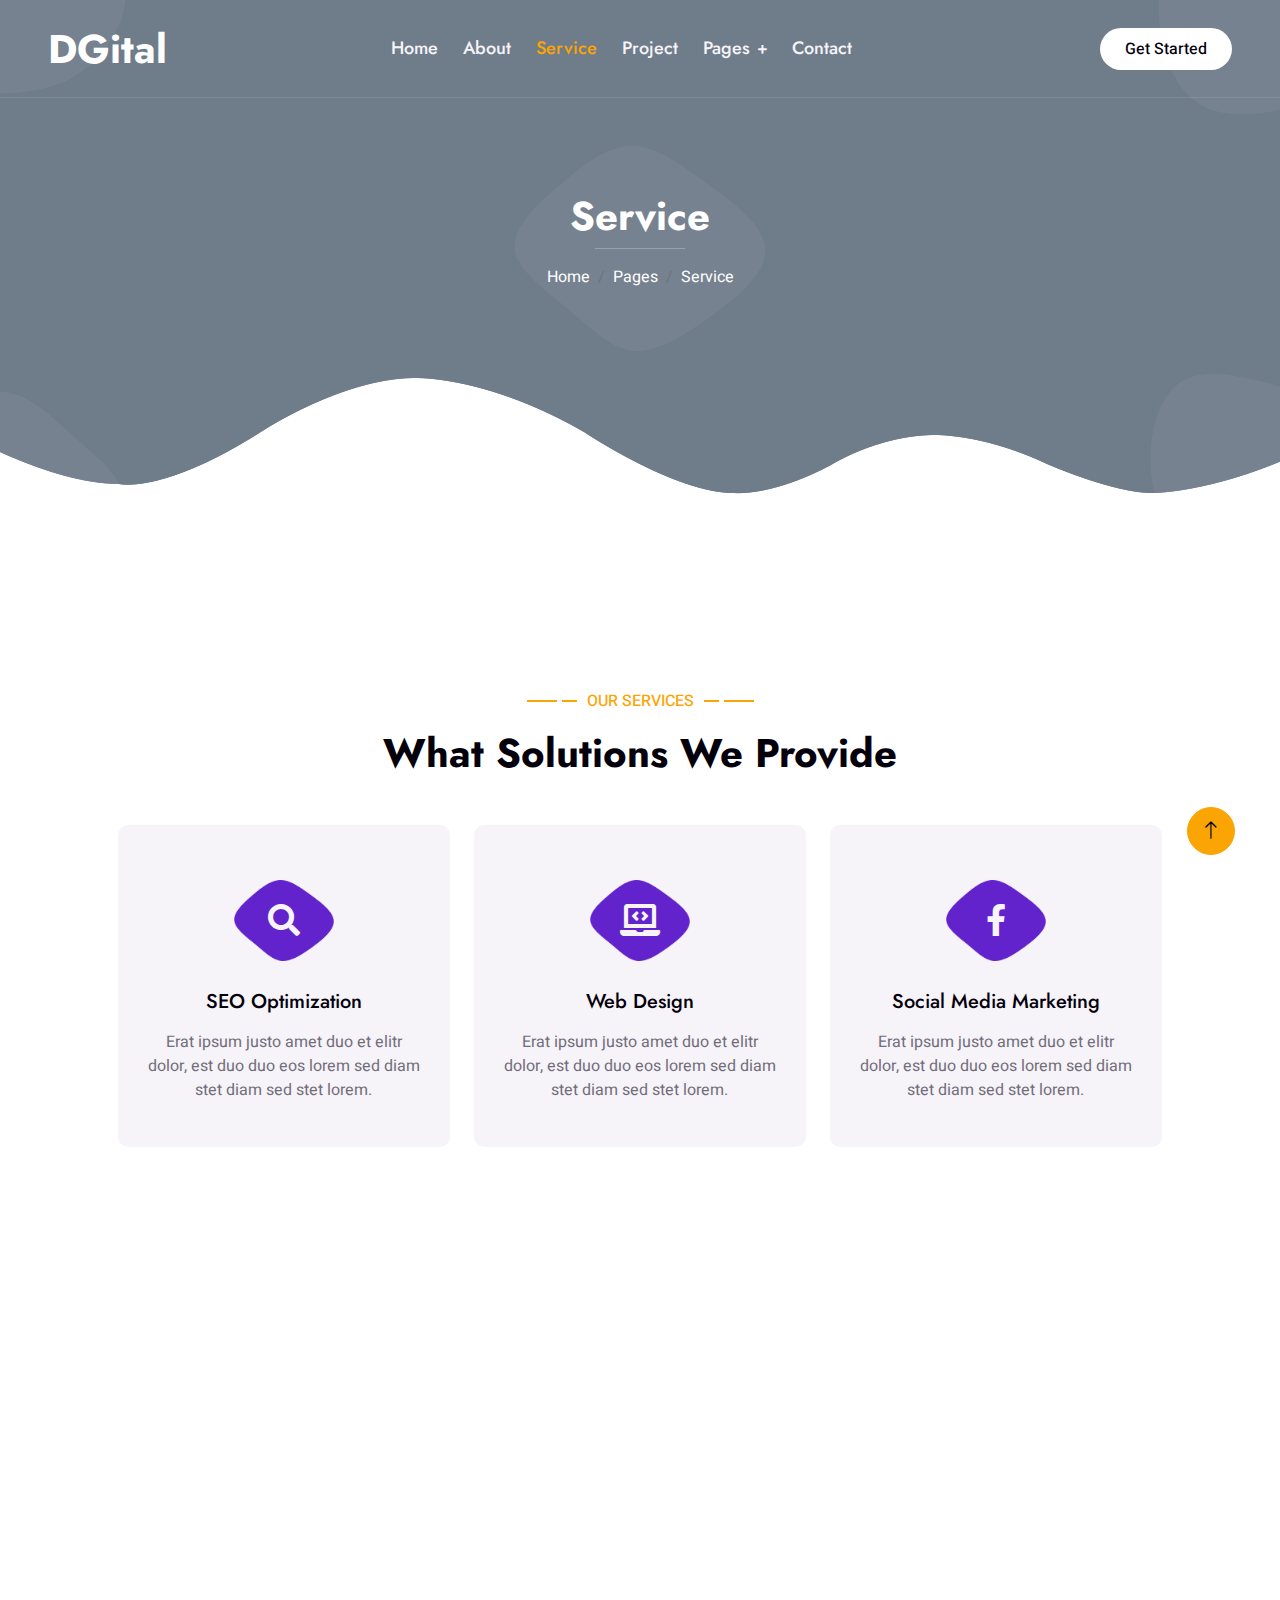
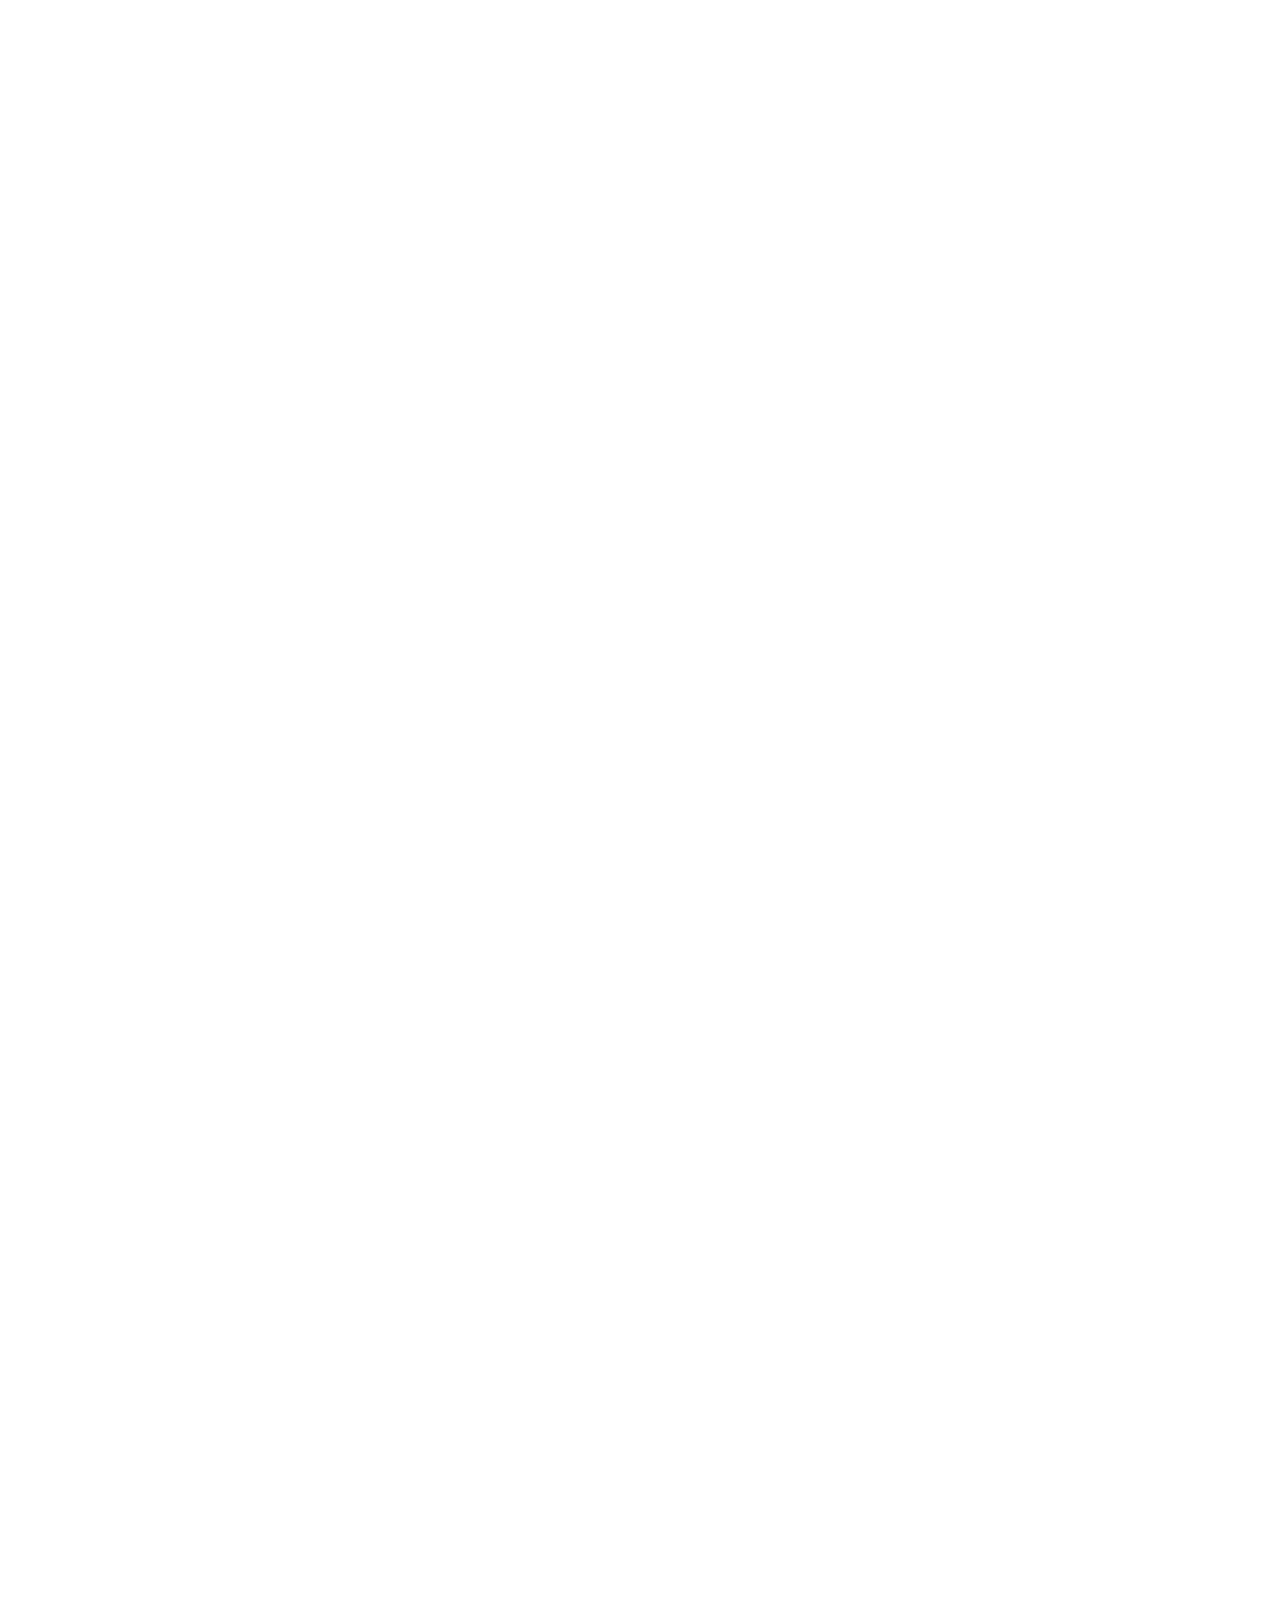
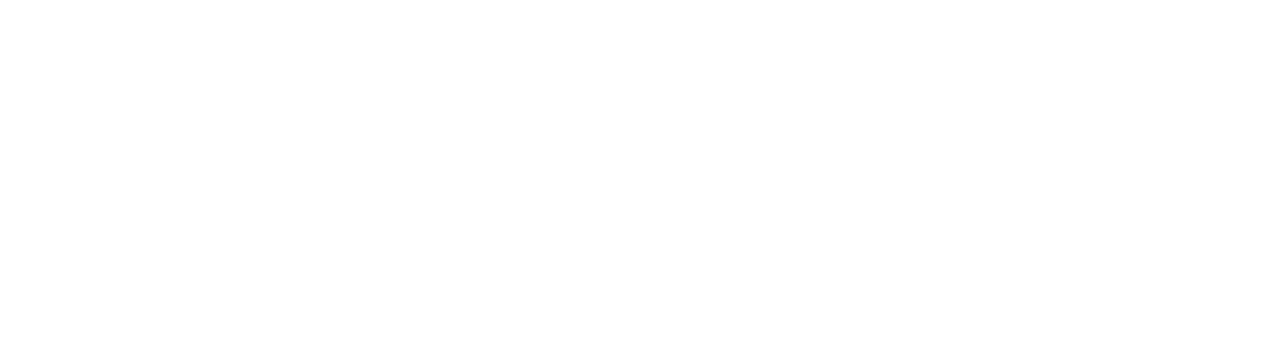
<file: service.html>
<!DOCTYPE html>
<html lang="en">

<head>
    <meta charset="utf-8">
    <title>DGital - Digital Agency HTML Template</title>
    <meta content="width=device-width, initial-scale=1.0" name="viewport">
    <meta content="" name="keywords">
    <meta content="" name="description">

    <!-- Favicon -->
    <link href="img/favicon.ico" rel="icon">

    <!-- Google Web Fonts -->
    <link rel="preconnect" href="https://fonts.googleapis.com">
    <link rel="preconnect" href="https://fonts.gstatic.com" crossorigin>
    <link href="https://fonts.googleapis.com/css2?family=Heebo:wght@400;500&family=Jost:wght@500;600;700&display=swap" rel="stylesheet"> 

    <!-- Icon Font Stylesheet -->
    <link href="https://cdnjs.cloudflare.com/ajax/libs/font-awesome/5.10.0/css/all.min.css" rel="stylesheet">
    <link href="https://cdn.jsdelivr.net/npm/bootstrap-icons@1.4.1/font/bootstrap-icons.css" rel="stylesheet">

    <!-- Libraries Stylesheet -->
    <link href="lib/animate/animate.min.css" rel="stylesheet">
    <link href="lib/owlcarousel/assets/owl.carousel.min.css" rel="stylesheet">
    <link href="lib/lightbox/css/lightbox.min.css" rel="stylesheet">

    <!-- Customized Bootstrap Stylesheet -->
    <link href="css/bootstrap.min.css" rel="stylesheet">

    <!-- Template Stylesheet -->
    <link href="css/style.css" rel="stylesheet">
</head>

<body>
    <div class="container-xxl bg-white p-0">
        <!-- Spinner Start -->
        <div id="spinner" class="show bg-white position-fixed translate-middle w-100 vh-100 top-50 start-50 d-flex align-items-center justify-content-center">
            <div class="spinner-grow text-primary" style="width: 3rem; height: 3rem;" role="status">
                <span class="sr-only">Loading...</span>
            </div>
        </div>
        <!-- Spinner End -->


        <!-- Navbar & Hero Start -->
        <div class="container-xxl position-relative p-0">
            <nav class="navbar navbar-expand-lg navbar-light px-4 px-lg-5 py-3 py-lg-0">
                <a href="" class="navbar-brand p-0">
                    <h1 class="m-0">DGital</h1>
                    <!-- <img src="img/logo.png" alt="Logo"> -->
                </a>
                <button class="navbar-toggler" type="button" data-bs-toggle="collapse" data-bs-target="#navbarCollapse">
                    <span class="fa fa-bars"></span>
                </button>
                <div class="collapse navbar-collapse" id="navbarCollapse">
                    <div class="navbar-nav mx-auto py-0">
                        <a href="index.html" class="nav-item nav-link">Home</a>
                        <a href="about.html" class="nav-item nav-link">About</a>
                        <a href="service.html" class="nav-item nav-link active">Service</a>
                        <a href="project.html" class="nav-item nav-link">Project</a>
                        <div class="nav-item dropdown">
                            <a href="#" class="nav-link dropdown-toggle" data-bs-toggle="dropdown">Pages</a>
                            <div class="dropdown-menu m-0">
                                <a href="team.html" class="dropdown-item">Our Team</a>
                                <a href="testimonial.html" class="dropdown-item">Testimonial</a>
                                <a href="404.html" class="dropdown-item">404 Page</a>
                            </div>
                        </div>
                        <a href="contact.html" class="nav-item nav-link">Contact</a>
                    </div>
                    <a href="" class="btn rounded-pill py-2 px-4 ms-3 d-none d-lg-block">Get Started</a>
                </div>
            </nav>

            <div class="container-xxl py-5 bg-primary hero-header">
                <div class="container my-5 py-5 px-lg-5">
                    <div class="row g-5 py-5">
                        <div class="col-12 text-center">
                            <h1 class="text-white animated slideInDown">Service</h1>
                            <hr class="bg-white mx-auto mt-0" style="width: 90px;">
                            <nav aria-label="breadcrumb">
                                <ol class="breadcrumb justify-content-center">
                                    <li class="breadcrumb-item"><a class="text-white" href="#">Home</a></li>
                                    <li class="breadcrumb-item"><a class="text-white" href="#">Pages</a></li>
                                    <li class="breadcrumb-item text-white active" aria-current="page">Service</li>
                                </ol>
                            </nav>
                        </div>
                    </div>
                </div>
            </div>
        </div>
        <!-- Navbar & Hero End -->


        <!-- Service Start -->
        <div class="container-xxl py-5">
            <div class="container py-5 px-lg-5">
                <div class="wow fadeInUp" data-wow-delay="0.1s">
                    <p class="section-title text-secondary justify-content-center"><span></span>Our Services<span></span></p>
                    <h1 class="text-center mb-5">What Solutions We Provide</h1>
                </div>
                <div class="row g-4">
                    <div class="col-lg-4 col-md-6 wow fadeInUp" data-wow-delay="0.1s">
                        <div class="service-item d-flex flex-column text-center rounded">
                            <div class="service-icon flex-shrink-0">
                                <i class="fa fa-search fa-2x"></i>
                            </div>
                            <h5 class="mb-3">SEO Optimization</h5>
                            <p class="m-0">Erat ipsum justo amet duo et elitr dolor, est duo duo eos lorem sed diam stet diam sed stet lorem.</p>
                            <a class="btn btn-square" href=""><i class="fa fa-arrow-right"></i></a>
                        </div>
                    </div>
                    <div class="col-lg-4 col-md-6 wow fadeInUp" data-wow-delay="0.3s">
                        <div class="service-item d-flex flex-column text-center rounded">
                            <div class="service-icon flex-shrink-0">
                                <i class="fa fa-laptop-code fa-2x"></i>
                            </div>
                            <h5 class="mb-3">Web Design</h5>
                            <p class="m-0">Erat ipsum justo amet duo et elitr dolor, est duo duo eos lorem sed diam stet diam sed stet lorem.</p>
                            <a class="btn btn-square" href=""><i class="fa fa-arrow-right"></i></a>
                        </div>
                    </div>
                    <div class="col-lg-4 col-md-6 wow fadeInUp" data-wow-delay="0.5s">
                        <div class="service-item d-flex flex-column text-center rounded">
                            <div class="service-icon flex-shrink-0">
                                <i class="fab fa-facebook-f fa-2x"></i>
                            </div>
                            <h5 class="mb-3">Social Media Marketing</h5>
                            <p class="m-0">Erat ipsum justo amet duo et elitr dolor, est duo duo eos lorem sed diam stet diam sed stet lorem.</p>
                            <a class="btn btn-square" href=""><i class="fa fa-arrow-right"></i></a>
                        </div>
                    </div>
                    <div class="col-lg-4 col-md-6 wow fadeInUp" data-wow-delay="0.1s">
                        <div class="service-item d-flex flex-column text-center rounded">
                            <div class="service-icon flex-shrink-0">
                                <i class="fa fa-mail-bulk fa-2x"></i>
                            </div>
                            <h5 class="mb-3">Email Marketing</h5>
                            <p class="m-0">Erat ipsum justo amet duo et elitr dolor, est duo duo eos lorem sed diam stet diam sed stet lorem.</p>
                            <a class="btn btn-square" href=""><i class="fa fa-arrow-right"></i></a>
                        </div>
                    </div>
                    <div class="col-lg-4 col-md-6 wow fadeInUp" data-wow-delay="0.3s">
                        <div class="service-item d-flex flex-column text-center rounded">
                            <div class="service-icon flex-shrink-0">
                                <i class="fa fa-thumbs-up fa-2x"></i>
                            </div>
                            <h5 class="mb-3">PPC Advertising</h5>
                            <p class="m-0">Erat ipsum justo amet duo et elitr dolor, est duo duo eos lorem sed diam stet diam sed stet lorem.</p>
                            <a class="btn btn-square" href=""><i class="fa fa-arrow-right"></i></a>
                        </div>
                    </div>
                    <div class="col-lg-4 col-md-6 wow fadeInUp" data-wow-delay="0.5s">
                        <div class="service-item d-flex flex-column text-center rounded">
                            <div class="service-icon flex-shrink-0">
                                <i class="fab fa-android fa-2x"></i>
                            </div>
                            <h5 class="mb-3">App Development</h5>
                            <p class="m-0">Erat ipsum justo amet duo et elitr dolor, est duo duo eos lorem sed diam stet diam sed stet lorem.</p>
                            <a class="btn btn-square" href=""><i class="fa fa-arrow-right"></i></a>
                        </div>
                    </div>
                </div>
            </div>
        </div>
        <!-- Service End -->


        <!-- Newsletter Start -->
        <div class="container-xxl bg-primary newsletter py-5 wow fadeInUp" data-wow-delay="0.1s">
            <div class="container py-5 px-lg-5">
                <div class="row justify-content-center">
                    <div class="col-lg-7 text-center">
                        <p class="section-title text-white justify-content-center"><span></span>Newsletter<span></span></p>
                        <h1 class="text-center text-white mb-4">Stay Always In Touch</h1>
                        <p class="text-white mb-4">Diam dolor diam ipsum et tempor sit. Aliqu diam amet diam et eos labore. Clita erat ipsum et lorem et sit sed stet lorem sit clita duo justo</p>
                        <div class="position-relative w-100 mt-3">
                            <input class="form-control border-0 rounded-pill w-100 ps-4 pe-5" type="text" placeholder="Enter Your Email" style="height: 48px;">
                            <button type="button" class="btn shadow-none position-absolute top-0 end-0 mt-1 me-2"><i class="fa fa-paper-plane text-primary fs-4"></i></button>
                        </div>
                    </div>
                </div>
            </div>
        </div>
        <!-- Newsletter End -->


        <!-- Testimonial Start -->
        <div class="container-xxl py-5 wow fadeInUp" data-wow-delay="0.1s">
            <div class="container py-5 px-lg-5">
                <p class="section-title text-secondary justify-content-center"><span></span>Testimonial<span></span></p>
                <h1 class="text-center mb-5">What Say Our Clients!</h1>
                <div class="owl-carousel testimonial-carousel">
                    <div class="testimonial-item bg-light rounded my-4">
                        <p class="fs-5"><i class="fa fa-quote-left fa-4x text-primary mt-n4 me-3"></i>Diam dolor diam ipsum sit. Aliqu diam amet diam et eos. Clita erat ipsum et lorem et sit sed stet lorem sit clita duo justo.</p>
                        <div class="d-flex align-items-center">
                            <img class="img-fluid flex-shrink-0 rounded-circle" src="img/testimonial-1.jpg" style="width: 65px; height: 65px;">
                            <div class="ps-4">
                                <h5 class="mb-1">Client Name</h5>
                                <span>Profession</span>
                            </div>
                        </div>
                    </div>
                    <div class="testimonial-item bg-light rounded my-4">
                        <p class="fs-5"><i class="fa fa-quote-left fa-4x text-primary mt-n4 me-3"></i>Diam dolor diam ipsum sit. Aliqu diam amet diam et eos. Clita erat ipsum et lorem et sit sed stet lorem sit clita duo justo.</p>
                        <div class="d-flex align-items-center">
                            <img class="img-fluid flex-shrink-0 rounded-circle" src="img/testimonial-2.jpg" style="width: 65px; height: 65px;">
                            <div class="ps-4">
                                <h5 class="mb-1">Client Name</h5>
                                <span>Profession</span>
                            </div>
                        </div>
                    </div>
                    <div class="testimonial-item bg-light rounded my-4">
                        <p class="fs-5"><i class="fa fa-quote-left fa-4x text-primary mt-n4 me-3"></i>Diam dolor diam ipsum sit. Aliqu diam amet diam et eos. Clita erat ipsum et lorem et sit sed stet lorem sit clita duo justo.</p>
                        <div class="d-flex align-items-center">
                            <img class="img-fluid flex-shrink-0 rounded-circle" src="img/testimonial-3.jpg" style="width: 65px; height: 65px;">
                            <div class="ps-4">
                                <h5 class="mb-1">Client Name</h5>
                                <span>Profession</span>
                            </div>
                        </div>
                    </div>
                </div>
            </div>
        </div>
        <!-- Testimonial End -->
        

        <!-- Footer Start -->
        <div class="container-fluid bg-primary text-light footer wow fadeIn" data-wow-delay="0.1s">
            <div class="container py-5 px-lg-5">
                <div class="row g-5">
                    <div class="col-md-6 col-lg-3">
                        <p class="section-title text-white h5 mb-4">Address<span></span></p>
                        <p><i class="fa fa-map-marker-alt me-3"></i>123 Street, New York, USA</p>
                        <p><i class="fa fa-phone-alt me-3"></i>+012 345 67890</p>
                        <p><i class="fa fa-envelope me-3"></i>info@example.com</p>
                        <div class="d-flex pt-2">
                            <a class="btn btn-outline-light btn-social" href=""><i class="fab fa-twitter"></i></a>
                            <a class="btn btn-outline-light btn-social" href=""><i class="fab fa-facebook-f"></i></a>
                            <a class="btn btn-outline-light btn-social" href=""><i class="fab fa-instagram"></i></a>
                            <a class="btn btn-outline-light btn-social" href=""><i class="fab fa-linkedin-in"></i></a>
                        </div>
                    </div>
                    <div class="col-md-6 col-lg-3">
                        <p class="section-title text-white h5 mb-4">Quick Link<span></span></p>
                        <a class="btn btn-link" href="">About Us</a>
                        <a class="btn btn-link" href="">Contact Us</a>
                        <a class="btn btn-link" href="">Privacy Policy</a>
                        <a class="btn btn-link" href="">Terms & Condition</a>
                        <a class="btn btn-link" href="">Career</a>
                    </div>
                    <div class="col-md-6 col-lg-3">
                        <p class="section-title text-white h5 mb-4">Gallery<span></span></p>
                        <div class="row g-2">
                            <div class="col-4">
                                <img class="img-fluid" src="img/portfolio-1.jpg" alt="Image">
                            </div>
                            <div class="col-4">
                                <img class="img-fluid" src="img/portfolio-2.jpg" alt="Image">
                            </div>
                            <div class="col-4">
                                <img class="img-fluid" src="img/portfolio-3.jpg" alt="Image">
                            </div>
                            <div class="col-4">
                                <img class="img-fluid" src="img/portfolio-4.jpg" alt="Image">
                            </div>
                            <div class="col-4">
                                <img class="img-fluid" src="img/portfolio-5.jpg" alt="Image">
                            </div>
                            <div class="col-4">
                                <img class="img-fluid" src="img/portfolio-6.jpg" alt="Image">
                            </div>
                        </div>
                    </div>
                    <div class="col-md-6 col-lg-3">
                        <p class="section-title text-white h5 mb-4">Newsletter<span></span></p>
                        <p>Lorem ipsum dolor sit amet elit. Phasellus nec pretium mi. Curabitur facilisis ornare velit non vulpu</p>
                        <div class="position-relative w-100 mt-3">
                            <input class="form-control border-0 rounded-pill w-100 ps-4 pe-5" type="text" placeholder="Your Email" style="height: 48px;">
                            <button type="button" class="btn shadow-none position-absolute top-0 end-0 mt-1 me-2"><i class="fa fa-paper-plane text-primary fs-4"></i></button>
                        </div>
                    </div>
                </div>
            </div>
            <div class="container px-lg-5">
                <div class="copyright">
                    <div class="row">
                        <div class="col-md-6 text-center text-md-start mb-3 mb-md-0">
                            &copy; <a class="border-bottom" href="#">Your Site Name</a>, All Right Reserved. 
							
							<!--/*** This template is free as long as you keep the footer author’s credit link/attribution link/backlink. If you'd like to use the template without the footer author’s credit link/attribution link/backlink, you can purchase the Credit Removal License from "https://htmlcodex.com/credit-removal". Thank you for your support. ***/-->
							Designed By <a class="border-bottom" href="https://htmlcodex.com">HTML Codex</a><br><br> 
                            Distributed By a <a class="border-bottom" href="https://themewagon.com" target="_blank">ThemeWagon</a>
                        </div>
                        <div class="col-md-6 text-center text-md-end">
                            <div class="footer-menu">
                                <a href="">Home</a>
                                <a href="">Cookies</a>
                                <a href="">Help</a>
                                <a href="">FQAs</a>
                            </div>
                        </div>
                    </div>
                </div>
            </div>
        </div>
        <!-- Footer End -->


        <!-- Back to Top -->
        <a href="#" class="btn btn-lg btn-secondary btn-lg-square back-to-top"><i class="bi bi-arrow-up"></i></a>
    </div>

    <!-- JavaScript Libraries -->
    <script src="https://code.jquery.com/jquery-3.4.1.min.js"></script>
    <script src="https://cdn.jsdelivr.net/npm/bootstrap@5.0.0/dist/js/bootstrap.bundle.min.js"></script>
    <script src="lib/wow/wow.min.js"></script>
    <script src="lib/easing/easing.min.js"></script>
    <script src="lib/waypoints/waypoints.min.js"></script>
    <script src="lib/counterup/counterup.min.js"></script>
    <script src="lib/owlcarousel/owl.carousel.min.js"></script>
    <script src="lib/isotope/isotope.pkgd.min.js"></script>
    <script src="lib/lightbox/js/lightbox.min.js"></script>

    <!-- Template Javascript -->
    <script src="js/main.js"></script>
</body>

</html>
</file>
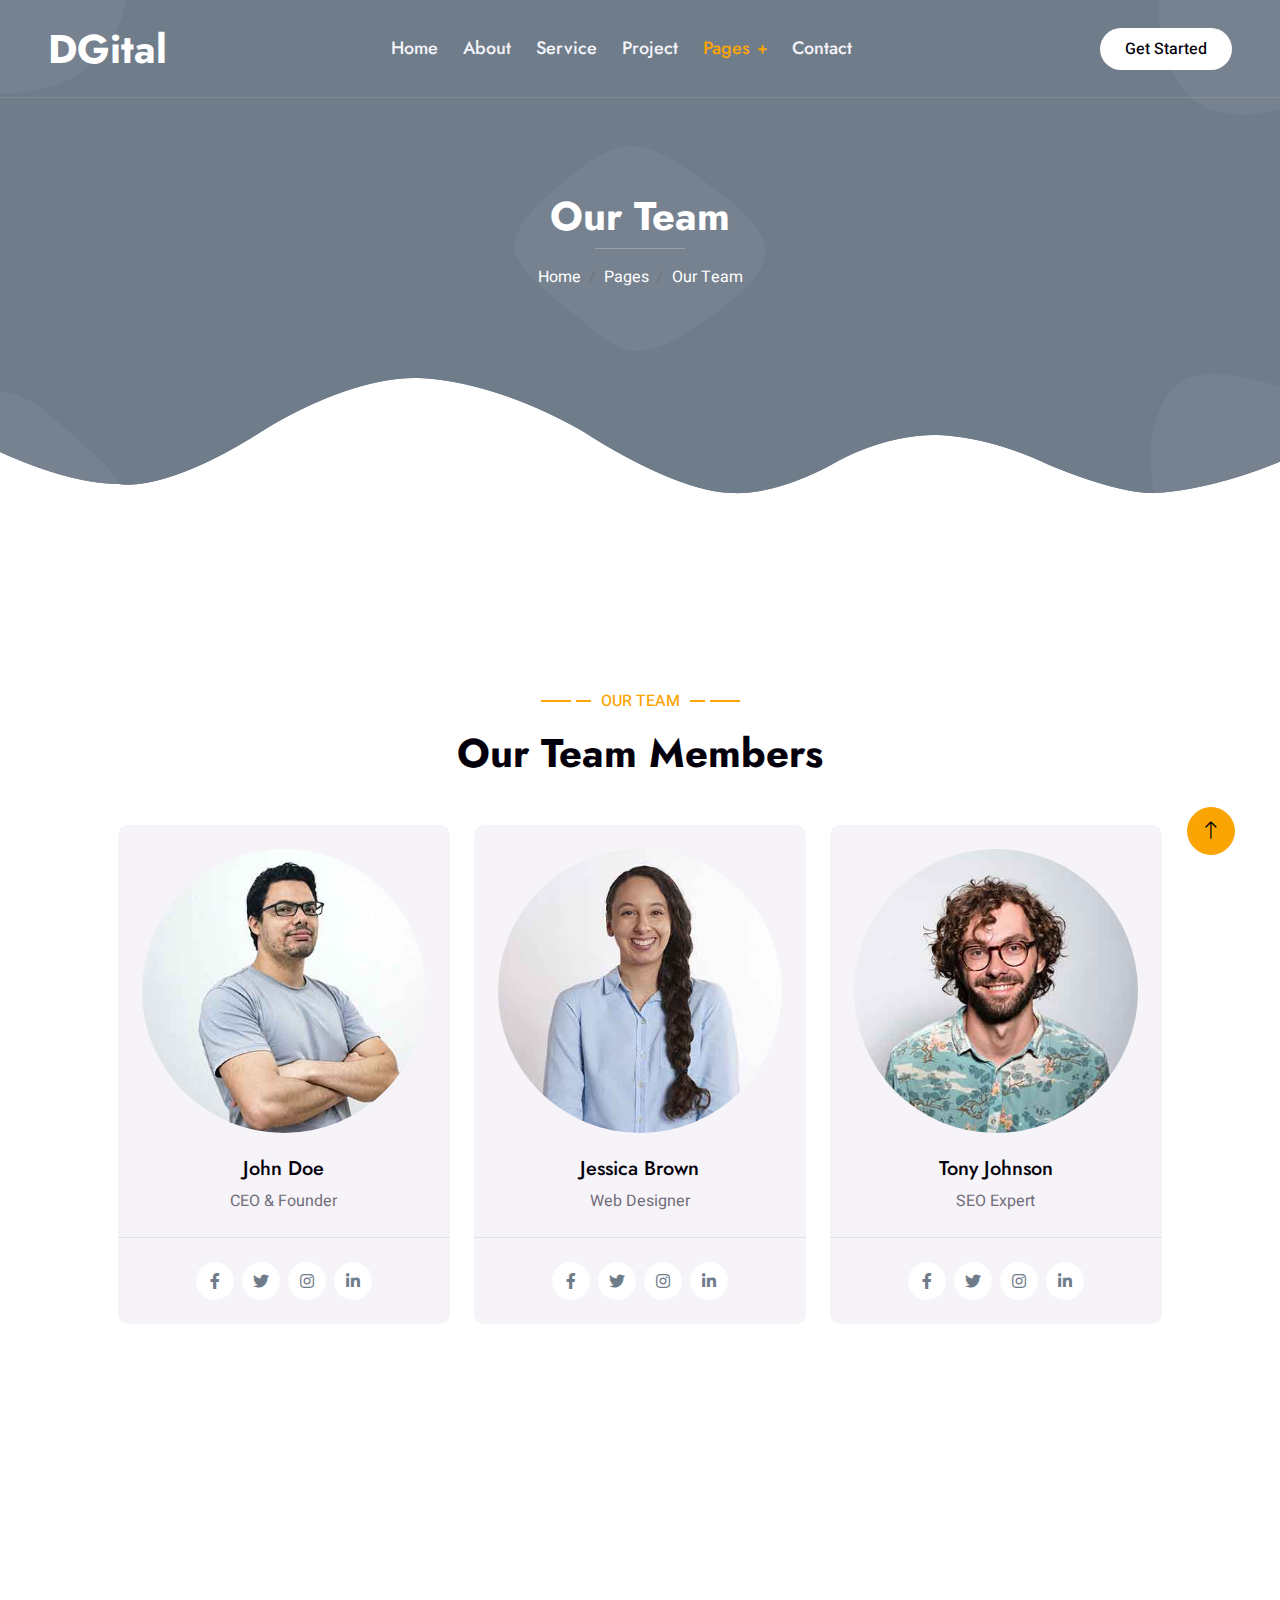
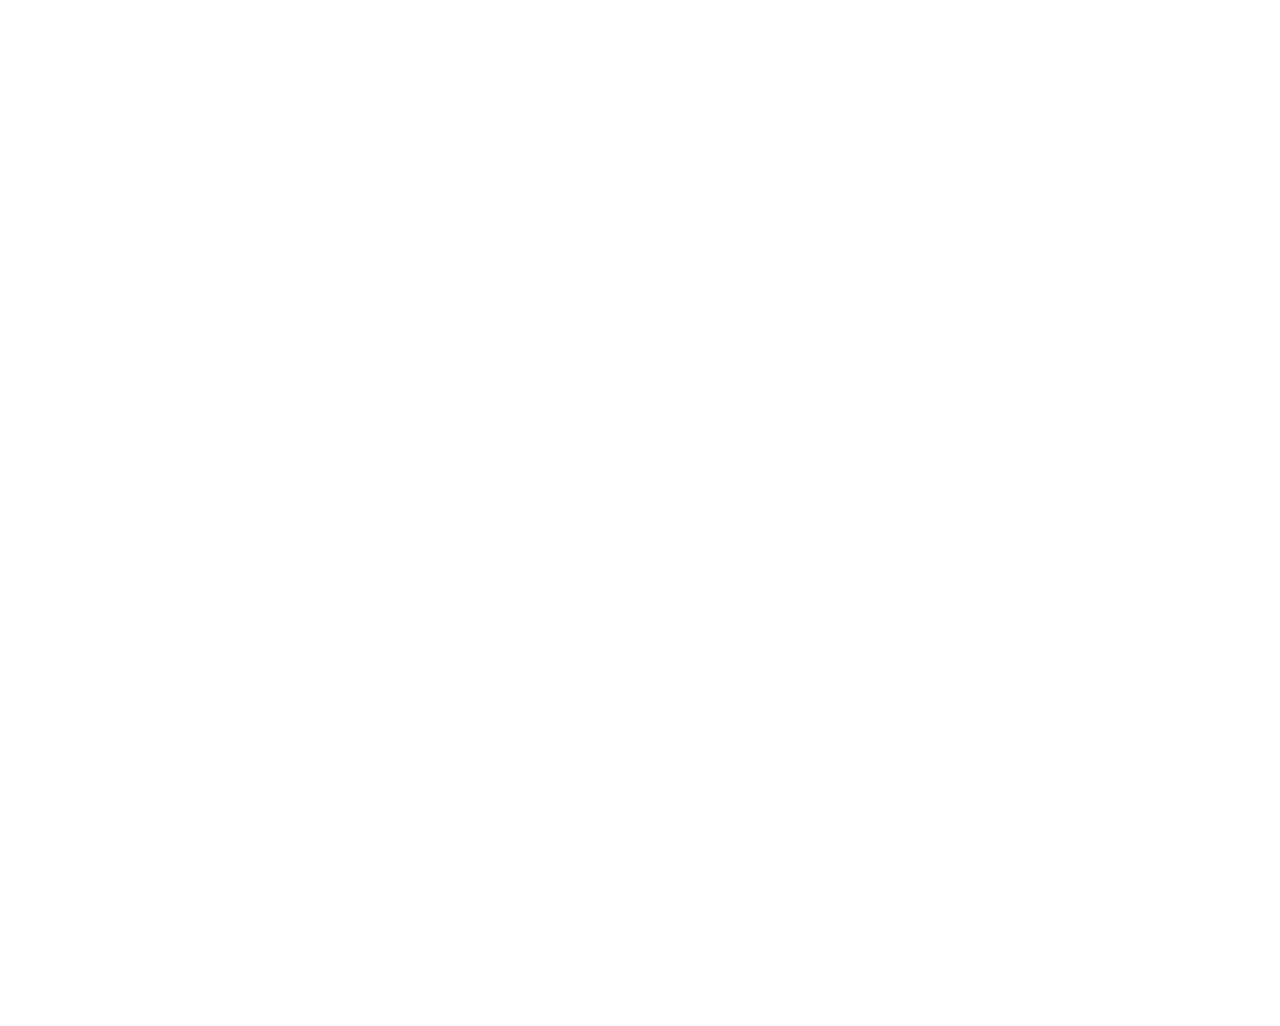
<file: team.html>
<!DOCTYPE html>
<html lang="en">

<head>
    <meta charset="utf-8">
    <title>DGital - Digital Agency HTML Template</title>
    <meta content="width=device-width, initial-scale=1.0" name="viewport">
    <meta content="" name="keywords">
    <meta content="" name="description">

    <!-- Favicon -->
    <link href="img/favicon.ico" rel="icon">

    <!-- Google Web Fonts -->
    <link rel="preconnect" href="https://fonts.googleapis.com">
    <link rel="preconnect" href="https://fonts.gstatic.com" crossorigin>
    <link href="https://fonts.googleapis.com/css2?family=Heebo:wght@400;500&family=Jost:wght@500;600;700&display=swap" rel="stylesheet"> 

    <!-- Icon Font Stylesheet -->
    <link href="https://cdnjs.cloudflare.com/ajax/libs/font-awesome/5.10.0/css/all.min.css" rel="stylesheet">
    <link href="https://cdn.jsdelivr.net/npm/bootstrap-icons@1.4.1/font/bootstrap-icons.css" rel="stylesheet">

    <!-- Libraries Stylesheet -->
    <link href="lib/animate/animate.min.css" rel="stylesheet">
    <link href="lib/owlcarousel/assets/owl.carousel.min.css" rel="stylesheet">
    <link href="lib/lightbox/css/lightbox.min.css" rel="stylesheet">

    <!-- Customized Bootstrap Stylesheet -->
    <link href="css/bootstrap.min.css" rel="stylesheet">

    <!-- Template Stylesheet -->
    <link href="css/style.css" rel="stylesheet">
</head>

<body>
    <div class="container-xxl bg-white p-0">
        <!-- Spinner Start -->
        <div id="spinner" class="show bg-white position-fixed translate-middle w-100 vh-100 top-50 start-50 d-flex align-items-center justify-content-center">
            <div class="spinner-grow text-primary" style="width: 3rem; height: 3rem;" role="status">
                <span class="sr-only">Loading...</span>
            </div>
        </div>
        <!-- Spinner End -->


        <!-- Navbar & Hero Start -->
        <div class="container-xxl position-relative p-0">
            <nav class="navbar navbar-expand-lg navbar-light px-4 px-lg-5 py-3 py-lg-0">
                <a href="" class="navbar-brand p-0">
                    <h1 class="m-0">DGital</h1>
                    <!-- <img src="img/logo.png" alt="Logo"> -->
                </a>
                <button class="navbar-toggler" type="button" data-bs-toggle="collapse" data-bs-target="#navbarCollapse">
                    <span class="fa fa-bars"></span>
                </button>
                <div class="collapse navbar-collapse" id="navbarCollapse">
                    <div class="navbar-nav mx-auto py-0">
                        <a href="index.html" class="nav-item nav-link">Home</a>
                        <a href="about.html" class="nav-item nav-link">About</a>
                        <a href="service.html" class="nav-item nav-link">Service</a>
                        <a href="project.html" class="nav-item nav-link">Project</a>
                        <div class="nav-item dropdown">
                            <a href="#" class="nav-link dropdown-toggle active" data-bs-toggle="dropdown">Pages</a>
                            <div class="dropdown-menu m-0">
                                <a href="team.html" class="dropdown-item active">Our Team</a>
                                <a href="testimonial.html" class="dropdown-item">Testimonial</a>
                                <a href="404.html" class="dropdown-item">404 Page</a>
                            </div>
                        </div>
                        <a href="contact.html" class="nav-item nav-link">Contact</a>
                    </div>
                    <a href="" class="btn rounded-pill py-2 px-4 ms-3 d-none d-lg-block">Get Started</a>
                </div>
            </nav>

            <div class="container-xxl py-5 bg-primary hero-header">
                <div class="container my-5 py-5 px-lg-5">
                    <div class="row g-5 py-5">
                        <div class="col-12 text-center">
                            <h1 class="text-white animated slideInDown">Our Team</h1>
                            <hr class="bg-white mx-auto mt-0" style="width: 90px;">
                            <nav aria-label="breadcrumb">
                                <ol class="breadcrumb justify-content-center">
                                    <li class="breadcrumb-item"><a class="text-white" href="#">Home</a></li>
                                    <li class="breadcrumb-item"><a class="text-white" href="#">Pages</a></li>
                                    <li class="breadcrumb-item text-white active" aria-current="page">Our Team</li>
                                </ol>
                            </nav>
                        </div>
                    </div>
                </div>
            </div>
        </div>
        <!-- Navbar & Hero End -->
        

        <!-- Team Start -->
        <div class="container-xxl py-5">
            <div class="container py-5 px-lg-5">
                <div class="wow fadeInUp" data-wow-delay="0.1s">
                    <p class="section-title text-secondary justify-content-center"><span></span>Our Team<span></span></p>
                    <h1 class="text-center mb-5">Our Team Members</h1>
                </div>
                <div class="row g-4">
                    <div class="col-lg-4 col-md-6 wow fadeInUp" data-wow-delay="0.1s">
                        <div class="team-item bg-light rounded">
                            <div class="text-center border-bottom p-4">
                                <img class="img-fluid rounded-circle mb-4" src="img/team-1.jpg" alt="">
                                <h5>John Doe</h5>
                                <span>CEO & Founder</span>
                            </div>
                            <div class="d-flex justify-content-center p-4">
                                <a class="btn btn-square mx-1" href=""><i class="fab fa-facebook-f"></i></a>
                                <a class="btn btn-square mx-1" href=""><i class="fab fa-twitter"></i></a>
                                <a class="btn btn-square mx-1" href=""><i class="fab fa-instagram"></i></a>
                                <a class="btn btn-square mx-1" href=""><i class="fab fa-linkedin-in"></i></a>
                            </div>
                        </div>
                    </div>
                    <div class="col-lg-4 col-md-6 wow fadeInUp" data-wow-delay="0.3s">
                        <div class="team-item bg-light rounded">
                            <div class="text-center border-bottom p-4">
                                <img class="img-fluid rounded-circle mb-4" src="img/team-2.jpg" alt="">
                                <h5>Jessica Brown</h5>
                                <span>Web Designer</span>
                            </div>
                            <div class="d-flex justify-content-center p-4">
                                <a class="btn btn-square mx-1" href=""><i class="fab fa-facebook-f"></i></a>
                                <a class="btn btn-square mx-1" href=""><i class="fab fa-twitter"></i></a>
                                <a class="btn btn-square mx-1" href=""><i class="fab fa-instagram"></i></a>
                                <a class="btn btn-square mx-1" href=""><i class="fab fa-linkedin-in"></i></a>
                            </div>
                        </div>
                    </div>
                    <div class="col-lg-4 col-md-6 wow fadeInUp" data-wow-delay="0.5s">
                        <div class="team-item bg-light rounded">
                            <div class="text-center border-bottom p-4">
                                <img class="img-fluid rounded-circle mb-4" src="img/team-3.jpg" alt="">
                                <h5>Tony Johnson</h5>
                                <span>SEO Expert</span>
                            </div>
                            <div class="d-flex justify-content-center p-4">
                                <a class="btn btn-square mx-1" href=""><i class="fab fa-facebook-f"></i></a>
                                <a class="btn btn-square mx-1" href=""><i class="fab fa-twitter"></i></a>
                                <a class="btn btn-square mx-1" href=""><i class="fab fa-instagram"></i></a>
                                <a class="btn btn-square mx-1" href=""><i class="fab fa-linkedin-in"></i></a>
                            </div>
                        </div>
                    </div>
                    <div class="col-lg-4 col-md-6 wow fadeInUp" data-wow-delay="0.1s">
                        <div class="team-item bg-light rounded">
                            <div class="text-center border-bottom p-4">
                                <img class="img-fluid rounded-circle mb-4" src="img/team-2.jpg" alt="">
                                <h5>John Doe</h5>
                                <span>CEO & Founder</span>
                            </div>
                            <div class="d-flex justify-content-center p-4">
                                <a class="btn btn-square mx-1" href=""><i class="fab fa-facebook-f"></i></a>
                                <a class="btn btn-square mx-1" href=""><i class="fab fa-twitter"></i></a>
                                <a class="btn btn-square mx-1" href=""><i class="fab fa-instagram"></i></a>
                                <a class="btn btn-square mx-1" href=""><i class="fab fa-linkedin-in"></i></a>
                            </div>
                        </div>
                    </div>
                    <div class="col-lg-4 col-md-6 wow fadeInUp" data-wow-delay="0.3s">
                        <div class="team-item bg-light rounded">
                            <div class="text-center border-bottom p-4">
                                <img class="img-fluid rounded-circle mb-4" src="img/team-3.jpg" alt="">
                                <h5>Jessica Brown</h5>
                                <span>Web Designer</span>
                            </div>
                            <div class="d-flex justify-content-center p-4">
                                <a class="btn btn-square mx-1" href=""><i class="fab fa-facebook-f"></i></a>
                                <a class="btn btn-square mx-1" href=""><i class="fab fa-twitter"></i></a>
                                <a class="btn btn-square mx-1" href=""><i class="fab fa-instagram"></i></a>
                                <a class="btn btn-square mx-1" href=""><i class="fab fa-linkedin-in"></i></a>
                            </div>
                        </div>
                    </div>
                    <div class="col-lg-4 col-md-6 wow fadeInUp" data-wow-delay="0.5s">
                        <div class="team-item bg-light rounded">
                            <div class="text-center border-bottom p-4">
                                <img class="img-fluid rounded-circle mb-4" src="img/team-1.jpg" alt="">
                                <h5>Tony Johnson</h5>
                                <span>SEO Expert</span>
                            </div>
                            <div class="d-flex justify-content-center p-4">
                                <a class="btn btn-square mx-1" href=""><i class="fab fa-facebook-f"></i></a>
                                <a class="btn btn-square mx-1" href=""><i class="fab fa-twitter"></i></a>
                                <a class="btn btn-square mx-1" href=""><i class="fab fa-instagram"></i></a>
                                <a class="btn btn-square mx-1" href=""><i class="fab fa-linkedin-in"></i></a>
                            </div>
                        </div>
                    </div>
                </div>
            </div>
        </div>
        <!-- Team End -->
        

        <!-- Footer Start -->
        <div class="container-fluid bg-primary text-light footer wow fadeIn" data-wow-delay="0.1s">
            <div class="container py-5 px-lg-5">
                <div class="row g-5">
                    <div class="col-md-6 col-lg-3">
                        <p class="section-title text-white h5 mb-4">Address<span></span></p>
                        <p><i class="fa fa-map-marker-alt me-3"></i>123 Street, New York, USA</p>
                        <p><i class="fa fa-phone-alt me-3"></i>+012 345 67890</p>
                        <p><i class="fa fa-envelope me-3"></i>info@example.com</p>
                        <div class="d-flex pt-2">
                            <a class="btn btn-outline-light btn-social" href=""><i class="fab fa-twitter"></i></a>
                            <a class="btn btn-outline-light btn-social" href=""><i class="fab fa-facebook-f"></i></a>
                            <a class="btn btn-outline-light btn-social" href=""><i class="fab fa-instagram"></i></a>
                            <a class="btn btn-outline-light btn-social" href=""><i class="fab fa-linkedin-in"></i></a>
                        </div>
                    </div>
                    <div class="col-md-6 col-lg-3">
                        <p class="section-title text-white h5 mb-4">Quick Link<span></span></p>
                        <a class="btn btn-link" href="">About Us</a>
                        <a class="btn btn-link" href="">Contact Us</a>
                        <a class="btn btn-link" href="">Privacy Policy</a>
                        <a class="btn btn-link" href="">Terms & Condition</a>
                        <a class="btn btn-link" href="">Career</a>
                    </div>
                    <div class="col-md-6 col-lg-3">
                        <p class="section-title text-white h5 mb-4">Gallery<span></span></p>
                        <div class="row g-2">
                            <div class="col-4">
                                <img class="img-fluid" src="img/portfolio-1.jpg" alt="Image">
                            </div>
                            <div class="col-4">
                                <img class="img-fluid" src="img/portfolio-2.jpg" alt="Image">
                            </div>
                            <div class="col-4">
                                <img class="img-fluid" src="img/portfolio-3.jpg" alt="Image">
                            </div>
                            <div class="col-4">
                                <img class="img-fluid" src="img/portfolio-4.jpg" alt="Image">
                            </div>
                            <div class="col-4">
                                <img class="img-fluid" src="img/portfolio-5.jpg" alt="Image">
                            </div>
                            <div class="col-4">
                                <img class="img-fluid" src="img/portfolio-6.jpg" alt="Image">
                            </div>
                        </div>
                    </div>
                    <div class="col-md-6 col-lg-3">
                        <p class="section-title text-white h5 mb-4">Newsletter<span></span></p>
                        <p>Lorem ipsum dolor sit amet elit. Phasellus nec pretium mi. Curabitur facilisis ornare velit non vulpu</p>
                        <div class="position-relative w-100 mt-3">
                            <input class="form-control border-0 rounded-pill w-100 ps-4 pe-5" type="text" placeholder="Your Email" style="height: 48px;">
                            <button type="button" class="btn shadow-none position-absolute top-0 end-0 mt-1 me-2"><i class="fa fa-paper-plane text-primary fs-4"></i></button>
                        </div>
                    </div>
                </div>
            </div>
            <div class="container px-lg-5">
                <div class="copyright">
                    <div class="row">
                        <div class="col-md-6 text-center text-md-start mb-3 mb-md-0">
                            &copy; <a class="border-bottom" href="#">Your Site Name</a>, All Right Reserved. 
							
							<!--/*** This template is free as long as you keep the footer author’s credit link/attribution link/backlink. If you'd like to use the template without the footer author’s credit link/attribution link/backlink, you can purchase the Credit Removal License from "https://htmlcodex.com/credit-removal". Thank you for your support. ***/-->
							Designed By <a class="border-bottom" href="https://htmlcodex.com">HTML Codex</a><br><br> 
                            Distributed By a <a class="border-bottom" href="https://themewagon.com" target="_blank">ThemeWagon</a>
                        </div>
                        <div class="col-md-6 text-center text-md-end">
                            <div class="footer-menu">
                                <a href="">Home</a>
                                <a href="">Cookies</a>
                                <a href="">Help</a>
                                <a href="">FQAs</a>
                            </div>
                        </div>
                    </div>
                </div>
            </div>
        </div>
        <!-- Footer End -->


        <!-- Back to Top -->
        <a href="#" class="btn btn-lg btn-secondary btn-lg-square back-to-top"><i class="bi bi-arrow-up"></i></a>
    </div>

    <!-- JavaScript Libraries -->
    <script src="https://code.jquery.com/jquery-3.4.1.min.js"></script>
    <script src="https://cdn.jsdelivr.net/npm/bootstrap@5.0.0/dist/js/bootstrap.bundle.min.js"></script>
    <script src="lib/wow/wow.min.js"></script>
    <script src="lib/easing/easing.min.js"></script>
    <script src="lib/waypoints/waypoints.min.js"></script>
    <script src="lib/counterup/counterup.min.js"></script>
    <script src="lib/owlcarousel/owl.carousel.min.js"></script>
    <script src="lib/isotope/isotope.pkgd.min.js"></script>
    <script src="lib/lightbox/js/lightbox.min.js"></script>

    <!-- Template Javascript -->
    <script src="js/main.js"></script>
</body>

</html>
</file>
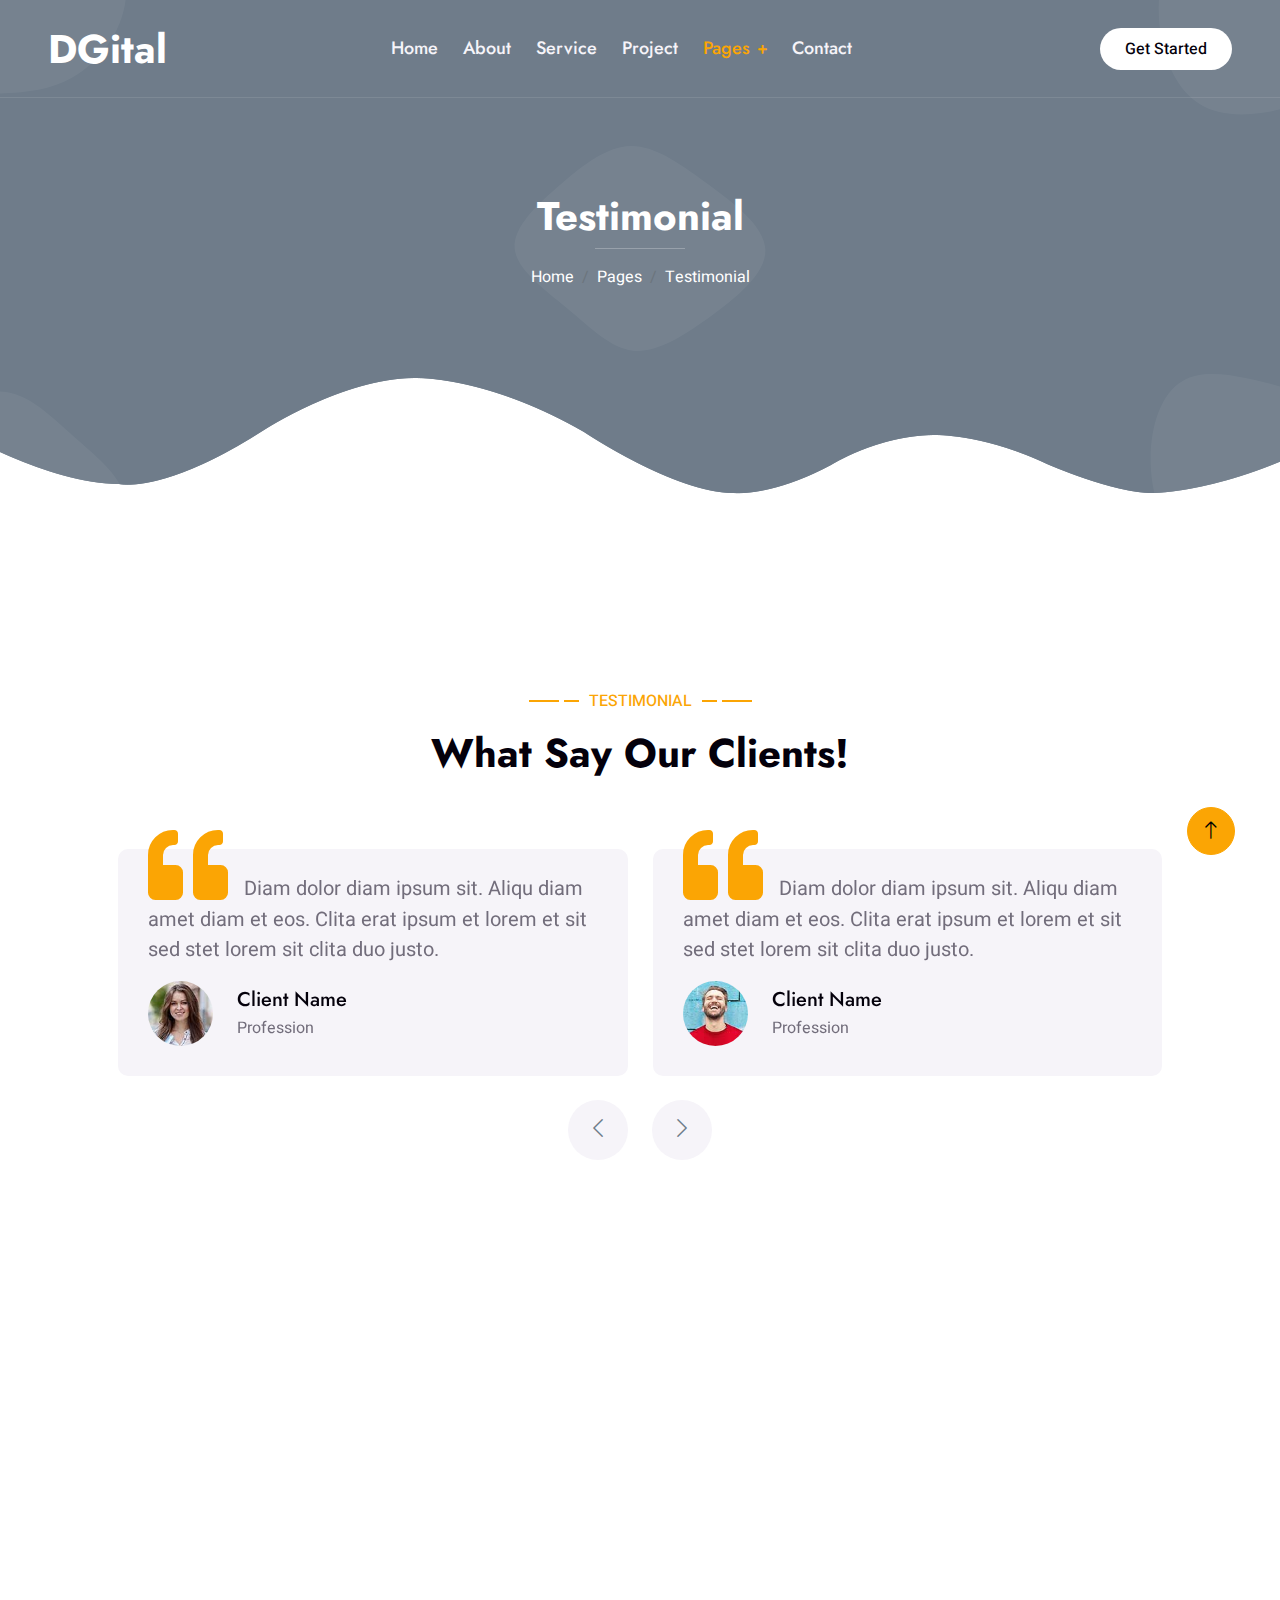
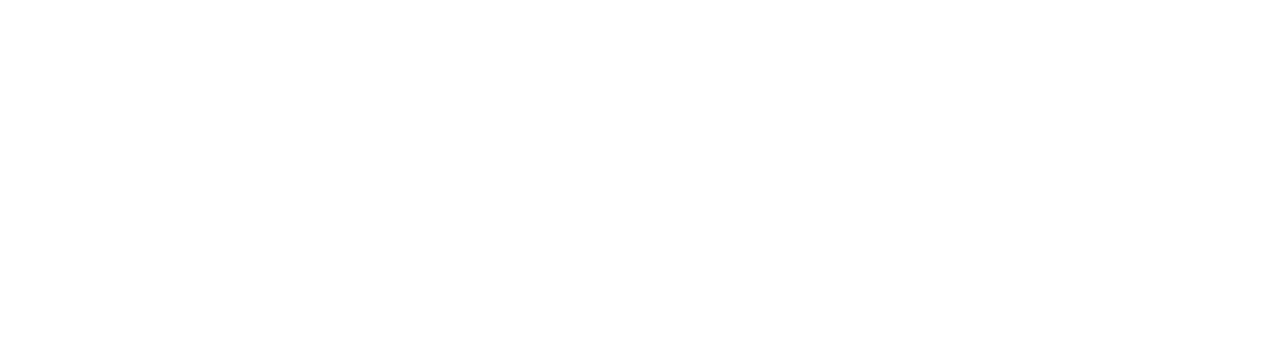
<file: testimonial.html>
<!DOCTYPE html>
<html lang="en">

<head>
    <meta charset="utf-8">
    <title>DGital - Digital Agency HTML Template</title>
    <meta content="width=device-width, initial-scale=1.0" name="viewport">
    <meta content="" name="keywords">
    <meta content="" name="description">

    <!-- Favicon -->
    <link href="img/favicon.ico" rel="icon">

    <!-- Google Web Fonts -->
    <link rel="preconnect" href="https://fonts.googleapis.com">
    <link rel="preconnect" href="https://fonts.gstatic.com" crossorigin>
    <link href="https://fonts.googleapis.com/css2?family=Heebo:wght@400;500&family=Jost:wght@500;600;700&display=swap" rel="stylesheet"> 

    <!-- Icon Font Stylesheet -->
    <link href="https://cdnjs.cloudflare.com/ajax/libs/font-awesome/5.10.0/css/all.min.css" rel="stylesheet">
    <link href="https://cdn.jsdelivr.net/npm/bootstrap-icons@1.4.1/font/bootstrap-icons.css" rel="stylesheet">

    <!-- Libraries Stylesheet -->
    <link href="lib/animate/animate.min.css" rel="stylesheet">
    <link href="lib/owlcarousel/assets/owl.carousel.min.css" rel="stylesheet">
    <link href="lib/lightbox/css/lightbox.min.css" rel="stylesheet">

    <!-- Customized Bootstrap Stylesheet -->
    <link href="css/bootstrap.min.css" rel="stylesheet">

    <!-- Template Stylesheet -->
    <link href="css/style.css" rel="stylesheet">
</head>

<body>
    <div class="container-xxl bg-white p-0">
        <!-- Spinner Start -->
        <div id="spinner" class="show bg-white position-fixed translate-middle w-100 vh-100 top-50 start-50 d-flex align-items-center justify-content-center">
            <div class="spinner-grow text-primary" style="width: 3rem; height: 3rem;" role="status">
                <span class="sr-only">Loading...</span>
            </div>
        </div>
        <!-- Spinner End -->


        <!-- Navbar & Hero Start -->
        <div class="container-xxl position-relative p-0">
            <nav class="navbar navbar-expand-lg navbar-light px-4 px-lg-5 py-3 py-lg-0">
                <a href="" class="navbar-brand p-0">
                    <h1 class="m-0">DGital</h1>
                    <!-- <img src="img/logo.png" alt="Logo"> -->
                </a>
                <button class="navbar-toggler" type="button" data-bs-toggle="collapse" data-bs-target="#navbarCollapse">
                    <span class="fa fa-bars"></span>
                </button>
                <div class="collapse navbar-collapse" id="navbarCollapse">
                    <div class="navbar-nav mx-auto py-0">
                        <a href="index.html" class="nav-item nav-link">Home</a>
                        <a href="about.html" class="nav-item nav-link">About</a>
                        <a href="service.html" class="nav-item nav-link">Service</a>
                        <a href="project.html" class="nav-item nav-link">Project</a>
                        <div class="nav-item dropdown">
                            <a href="#" class="nav-link dropdown-toggle active" data-bs-toggle="dropdown">Pages</a>
                            <div class="dropdown-menu m-0">
                                <a href="team.html" class="dropdown-item">Our Team</a>
                                <a href="testimonial.html" class="dropdown-item active">Testimonial</a>
                                <a href="404.html" class="dropdown-item">404 Page</a>
                            </div>
                        </div>
                        <a href="contact.html" class="nav-item nav-link">Contact</a>
                    </div>
                    <a href="" class="btn rounded-pill py-2 px-4 ms-3 d-none d-lg-block">Get Started</a>
                </div>
            </nav>

            <div class="container-xxl py-5 bg-primary hero-header">
                <div class="container my-5 py-5 px-lg-5">
                    <div class="row g-5 py-5">
                        <div class="col-12 text-center">
                            <h1 class="text-white animated slideInDown">Testimonial</h1>
                            <hr class="bg-white mx-auto mt-0" style="width: 90px;">
                            <nav aria-label="breadcrumb">
                                <ol class="breadcrumb justify-content-center">
                                    <li class="breadcrumb-item"><a class="text-white" href="#">Home</a></li>
                                    <li class="breadcrumb-item"><a class="text-white" href="#">Pages</a></li>
                                    <li class="breadcrumb-item text-white active" aria-current="page">Testimonial</li>
                                </ol>
                            </nav>
                        </div>
                    </div>
                </div>
            </div>
        </div>
        <!-- Navbar & Hero End -->
        

        <!-- Testimonial Start -->
        <div class="container-xxl py-5 wow fadeInUp" data-wow-delay="0.1s">
            <div class="container py-5 px-lg-5">
                <p class="section-title text-secondary justify-content-center"><span></span>Testimonial<span></span></p>
                <h1 class="text-center mb-5">What Say Our Clients!</h1>
                <div class="owl-carousel testimonial-carousel">
                    <div class="testimonial-item bg-light rounded my-4">
                        <p class="fs-5"><i class="fa fa-quote-left fa-4x text-primary mt-n4 me-3"></i>Diam dolor diam ipsum sit. Aliqu diam amet diam et eos. Clita erat ipsum et lorem et sit sed stet lorem sit clita duo justo.</p>
                        <div class="d-flex align-items-center">
                            <img class="img-fluid flex-shrink-0 rounded-circle" src="img/testimonial-1.jpg" style="width: 65px; height: 65px;">
                            <div class="ps-4">
                                <h5 class="mb-1">Client Name</h5>
                                <span>Profession</span>
                            </div>
                        </div>
                    </div>
                    <div class="testimonial-item bg-light rounded my-4">
                        <p class="fs-5"><i class="fa fa-quote-left fa-4x text-primary mt-n4 me-3"></i>Diam dolor diam ipsum sit. Aliqu diam amet diam et eos. Clita erat ipsum et lorem et sit sed stet lorem sit clita duo justo.</p>
                        <div class="d-flex align-items-center">
                            <img class="img-fluid flex-shrink-0 rounded-circle" src="img/testimonial-2.jpg" style="width: 65px; height: 65px;">
                            <div class="ps-4">
                                <h5 class="mb-1">Client Name</h5>
                                <span>Profession</span>
                            </div>
                        </div>
                    </div>
                    <div class="testimonial-item bg-light rounded my-4">
                        <p class="fs-5"><i class="fa fa-quote-left fa-4x text-primary mt-n4 me-3"></i>Diam dolor diam ipsum sit. Aliqu diam amet diam et eos. Clita erat ipsum et lorem et sit sed stet lorem sit clita duo justo.</p>
                        <div class="d-flex align-items-center">
                            <img class="img-fluid flex-shrink-0 rounded-circle" src="img/testimonial-3.jpg" style="width: 65px; height: 65px;">
                            <div class="ps-4">
                                <h5 class="mb-1">Client Name</h5>
                                <span>Profession</span>
                            </div>
                        </div>
                    </div>
                </div>
            </div>
        </div>
        <!-- Testimonial End -->
        

        <!-- Footer Start -->
        <div class="container-fluid bg-primary text-light footer wow fadeIn" data-wow-delay="0.1s">
            <div class="container py-5 px-lg-5">
                <div class="row g-5">
                    <div class="col-md-6 col-lg-3">
                        <p class="section-title text-white h5 mb-4">Address<span></span></p>
                        <p><i class="fa fa-map-marker-alt me-3"></i>123 Street, New York, USA</p>
                        <p><i class="fa fa-phone-alt me-3"></i>+012 345 67890</p>
                        <p><i class="fa fa-envelope me-3"></i>info@example.com</p>
                        <div class="d-flex pt-2">
                            <a class="btn btn-outline-light btn-social" href=""><i class="fab fa-twitter"></i></a>
                            <a class="btn btn-outline-light btn-social" href=""><i class="fab fa-facebook-f"></i></a>
                            <a class="btn btn-outline-light btn-social" href=""><i class="fab fa-instagram"></i></a>
                            <a class="btn btn-outline-light btn-social" href=""><i class="fab fa-linkedin-in"></i></a>
                        </div>
                    </div>
                    <div class="col-md-6 col-lg-3">
                        <p class="section-title text-white h5 mb-4">Quick Link<span></span></p>
                        <a class="btn btn-link" href="">About Us</a>
                        <a class="btn btn-link" href="">Contact Us</a>
                        <a class="btn btn-link" href="">Privacy Policy</a>
                        <a class="btn btn-link" href="">Terms & Condition</a>
                        <a class="btn btn-link" href="">Career</a>
                    </div>
                    <div class="col-md-6 col-lg-3">
                        <p class="section-title text-white h5 mb-4">Gallery<span></span></p>
                        <div class="row g-2">
                            <div class="col-4">
                                <img class="img-fluid" src="img/portfolio-1.jpg" alt="Image">
                            </div>
                            <div class="col-4">
                                <img class="img-fluid" src="img/portfolio-2.jpg" alt="Image">
                            </div>
                            <div class="col-4">
                                <img class="img-fluid" src="img/portfolio-3.jpg" alt="Image">
                            </div>
                            <div class="col-4">
                                <img class="img-fluid" src="img/portfolio-4.jpg" alt="Image">
                            </div>
                            <div class="col-4">
                                <img class="img-fluid" src="img/portfolio-5.jpg" alt="Image">
                            </div>
                            <div class="col-4">
                                <img class="img-fluid" src="img/portfolio-6.jpg" alt="Image">
                            </div>
                        </div>
                    </div>
                    <div class="col-md-6 col-lg-3">
                        <p class="section-title text-white h5 mb-4">Newsletter<span></span></p>
                        <p>Lorem ipsum dolor sit amet elit. Phasellus nec pretium mi. Curabitur facilisis ornare velit non vulpu</p>
                        <div class="position-relative w-100 mt-3">
                            <input class="form-control border-0 rounded-pill w-100 ps-4 pe-5" type="text" placeholder="Your Email" style="height: 48px;">
                            <button type="button" class="btn shadow-none position-absolute top-0 end-0 mt-1 me-2"><i class="fa fa-paper-plane text-primary fs-4"></i></button>
                        </div>
                    </div>
                </div>
            </div>
            <div class="container px-lg-5">
                <div class="copyright">
                    <div class="row">
                        <div class="col-md-6 text-center text-md-start mb-3 mb-md-0">
                            &copy; <a class="border-bottom" href="#">Your Site Name</a>, All Right Reserved. 
							
							<!--/*** This template is free as long as you keep the footer author’s credit link/attribution link/backlink. If you'd like to use the template without the footer author’s credit link/attribution link/backlink, you can purchase the Credit Removal License from "https://htmlcodex.com/credit-removal". Thank you for your support. ***/-->
							Designed By <a class="border-bottom" href="https://htmlcodex.com">HTML Codex</a><br><br> 
                            Distributed By a <a class="border-bottom" href="https://themewagon.com" target="_blank">ThemeWagon</a>
                        </div>
                        <div class="col-md-6 text-center text-md-end">
                            <div class="footer-menu">
                                <a href="">Home</a>
                                <a href="">Cookies</a>
                                <a href="">Help</a>
                                <a href="">FQAs</a>
                            </div>
                        </div>
                    </div>
                </div>
            </div>
        </div>
        <!-- Footer End -->


        <!-- Back to Top -->
        <a href="#" class="btn btn-lg btn-secondary btn-lg-square back-to-top"><i class="bi bi-arrow-up"></i></a>
    </div>

    <!-- JavaScript Libraries -->
    <script src="https://code.jquery.com/jquery-3.4.1.min.js"></script>
    <script src="https://cdn.jsdelivr.net/npm/bootstrap@5.0.0/dist/js/bootstrap.bundle.min.js"></script>
    <script src="lib/wow/wow.min.js"></script>
    <script src="lib/easing/easing.min.js"></script>
    <script src="lib/waypoints/waypoints.min.js"></script>
    <script src="lib/counterup/counterup.min.js"></script>
    <script src="lib/owlcarousel/owl.carousel.min.js"></script>
    <script src="lib/isotope/isotope.pkgd.min.js"></script>
    <script src="lib/lightbox/js/lightbox.min.js"></script>

    <!-- Template Javascript -->
    <script src="js/main.js"></script>
</body>

</html>
</file>
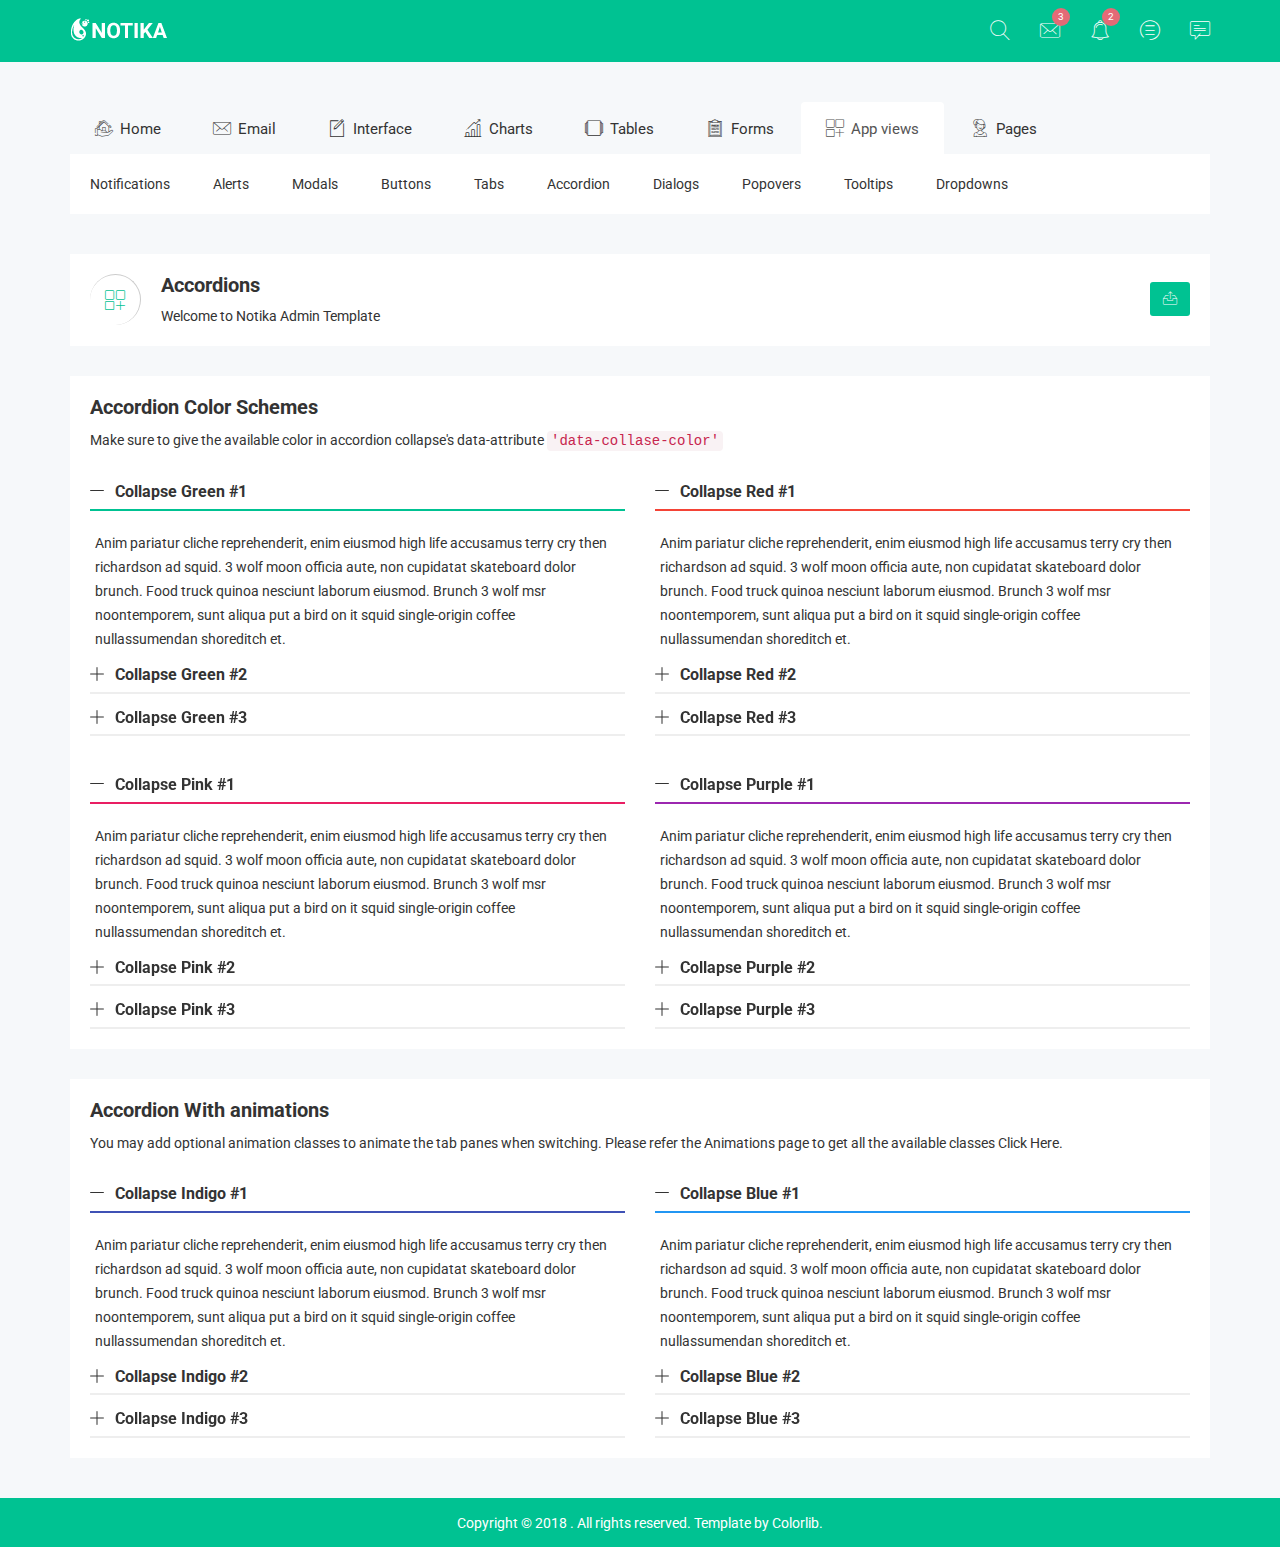
<file: css/admin/accordion.html>
<!doctype html>
<html class="no-js" lang="">

<head>
    <meta charset="utf-8">
    <meta http-equiv="x-ua-compatible" content="ie=edge">
    <title>Accordion | Notika - Notika Admin Template</title>
    <meta name="description" content="">
    <meta name="viewport" content="width=device-width, initial-scale=1">
    <!-- favicon
		============================================ -->
    <link rel="shortcut icon" type="image/x-icon" href="img/favicon.ico">
    <!-- Google Fonts
		============================================ -->
    <link href="https://fonts.googleapis.com/css?family=Roboto:100,300,400,700,900" rel="stylesheet">
    <!-- Bootstrap CSS
		============================================ -->
    <link rel="stylesheet" href="css/bootstrap.min.css">
    <!-- font awesome CSS
		============================================ -->
    <link rel="stylesheet" href="css/font-awesome.min.css">
    <!-- owl.carousel CSS
		============================================ -->
    <link rel="stylesheet" href="css/owl.carousel.css">
    <link rel="stylesheet" href="css/owl.theme.css">
    <link rel="stylesheet" href="css/owl.transitions.css">
    <!-- meanmenu CSS
		============================================ -->
    <link rel="stylesheet" href="css/meanmenu/meanmenu.min.css">
    <!-- animate CSS
		============================================ -->
    <link rel="stylesheet" href="css/animate.css">
    <!-- normalize CSS
		============================================ -->
    <link rel="stylesheet" href="css/normalize.css">
	<!-- wave CSS
		============================================ -->
    <link rel="stylesheet" href="css/wave/waves.min.css">
    <link rel="stylesheet" href="css/wave/button.css">
    <!-- mCustomScrollbar CSS
		============================================ -->
    <link rel="stylesheet" href="css/scrollbar/jquery.mCustomScrollbar.min.css">
    <!-- jvectormap CSS
		============================================ -->
    <link rel="stylesheet" href="css/jvectormap/jquery-jvectormap-2.0.3.css">
    <!-- Notika icon CSS
		============================================ -->
    <link rel="stylesheet" href="css/notika-custom-icon.css">
    <!-- main CSS
		============================================ -->
    <link rel="stylesheet" href="css/main.css">
    <!-- style CSS
		============================================ -->
    <link rel="stylesheet" href="style.css">
    <!-- responsive CSS
		============================================ -->
    <link rel="stylesheet" href="css/responsive.css">
    <!-- modernizr JS
		============================================ -->
    <script src="js/vendor/modernizr-2.8.3.min.js"></script>
</head>

<body>
    <!--[if lt IE 8]>
            <p class="browserupgrade">You are using an <strong>outdated</strong> browser. Please <a href="http://browsehappy.com/">upgrade your browser</a> to improve your experience.</p>
        <![endif]-->
    <!-- Start Header Top Area -->
    <div class="header-top-area">
        <div class="container">
            <div class="row">
                <div class="col-lg-4 col-md-4 col-sm-12 col-xs-12">
                    <div class="logo-area">
                        <a href="#"><img src="img/logo/logo.png" alt="" /></a>
                    </div>
                </div>
                <div class="col-lg-8 col-md-8 col-sm-12 col-xs-12">
                    <div class="header-top-menu">
                        <ul class="nav navbar-nav notika-top-nav">
                            <li class="nav-item dropdown">
                                <a href="#" data-toggle="dropdown" role="button" aria-expanded="false" class="nav-link dropdown-toggle"><span><i class="notika-icon notika-search"></i></span></a>
                                <div role="menu" class="dropdown-menu search-dd animated flipInX">
                                    <div class="search-input">
                                        <i class="notika-icon notika-left-arrow"></i>
                                        <input type="text" />
                                    </div>
                                </div>
                            </li>
                            <li class="nav-item dropdown">
                                <a href="#" data-toggle="dropdown" role="button" aria-expanded="false" class="nav-link dropdown-toggle"><span><i class="notika-icon notika-mail"></i></span></a>
                                <div role="menu" class="dropdown-menu message-dd animated zoomIn">
                                    <div class="hd-mg-tt">
                                        <h2>Messages</h2>
                                    </div>
                                    <div class="hd-message-info">
                                        <a href="#">
                                            <div class="hd-message-sn">
                                                <div class="hd-message-img">
                                                    <img src="img/post/1.jpg" alt="" />
                                                </div>
                                                <div class="hd-mg-ctn">
                                                    <h3>David Belle</h3>
                                                    <p>Cum sociis natoque penatibus et magnis dis parturient montes</p>
                                                </div>
                                            </div>
                                        </a>
                                        <a href="#">
                                            <div class="hd-message-sn">
                                                <div class="hd-message-img">
                                                    <img src="img/post/2.jpg" alt="" />
                                                </div>
                                                <div class="hd-mg-ctn">
                                                    <h3>Jonathan Morris</h3>
                                                    <p>Cum sociis natoque penatibus et magnis dis parturient montes</p>
                                                </div>
                                            </div>
                                        </a>
                                        <a href="#">
                                            <div class="hd-message-sn">
                                                <div class="hd-message-img">
                                                    <img src="img/post/4.jpg" alt="" />
                                                </div>
                                                <div class="hd-mg-ctn">
                                                    <h3>Fredric Mitchell</h3>
                                                    <p>Cum sociis natoque penatibus et magnis dis parturient montes</p>
                                                </div>
                                            </div>
                                        </a>
                                        <a href="#">
                                            <div class="hd-message-sn">
                                                <div class="hd-message-img">
                                                    <img src="img/post/1.jpg" alt="" />
                                                </div>
                                                <div class="hd-mg-ctn">
                                                    <h3>David Belle</h3>
                                                    <p>Cum sociis natoque penatibus et magnis dis parturient montes</p>
                                                </div>
                                            </div>
                                        </a>
                                        <a href="#">
                                            <div class="hd-message-sn">
                                                <div class="hd-message-img">
                                                    <img src="img/post/2.jpg" alt="" />
                                                </div>
                                                <div class="hd-mg-ctn">
                                                    <h3>Glenn Jecobs</h3>
                                                    <p>Cum sociis natoque penatibus et magnis dis parturient montes</p>
                                                </div>
                                            </div>
                                        </a>
                                    </div>
                                    <div class="hd-mg-va">
                                        <a href="#">View All</a>
                                    </div>
                                </div>
                            </li>
                            <li class="nav-item nc-al"><a href="#" data-toggle="dropdown" role="button" aria-expanded="false" class="nav-link dropdown-toggle"><span><i class="notika-icon notika-alarm"></i></span><div class="spinner4 spinner-4"></div><div class="ntd-ctn"><span>3</span></div></a>
                                <div role="menu" class="dropdown-menu message-dd notification-dd animated zoomIn">
                                    <div class="hd-mg-tt">
                                        <h2>Notification</h2>
                                    </div>
                                    <div class="hd-message-info">
                                        <a href="#">
                                            <div class="hd-message-sn">
                                                <div class="hd-message-img">
                                                    <img src="img/post/1.jpg" alt="" />
                                                </div>
                                                <div class="hd-mg-ctn">
                                                    <h3>David Belle</h3>
                                                    <p>Cum sociis natoque penatibus et magnis dis parturient montes</p>
                                                </div>
                                            </div>
                                        </a>
                                        <a href="#">
                                            <div class="hd-message-sn">
                                                <div class="hd-message-img">
                                                    <img src="img/post/2.jpg" alt="" />
                                                </div>
                                                <div class="hd-mg-ctn">
                                                    <h3>Jonathan Morris</h3>
                                                    <p>Cum sociis natoque penatibus et magnis dis parturient montes</p>
                                                </div>
                                            </div>
                                        </a>
                                        <a href="#">
                                            <div class="hd-message-sn">
                                                <div class="hd-message-img">
                                                    <img src="img/post/4.jpg" alt="" />
                                                </div>
                                                <div class="hd-mg-ctn">
                                                    <h3>Fredric Mitchell</h3>
                                                    <p>Cum sociis natoque penatibus et magnis dis parturient montes</p>
                                                </div>
                                            </div>
                                        </a>
                                        <a href="#">
                                            <div class="hd-message-sn">
                                                <div class="hd-message-img">
                                                    <img src="img/post/1.jpg" alt="" />
                                                </div>
                                                <div class="hd-mg-ctn">
                                                    <h3>David Belle</h3>
                                                    <p>Cum sociis natoque penatibus et magnis dis parturient montes</p>
                                                </div>
                                            </div>
                                        </a>
                                        <a href="#">
                                            <div class="hd-message-sn">
                                                <div class="hd-message-img">
                                                    <img src="img/post/2.jpg" alt="" />
                                                </div>
                                                <div class="hd-mg-ctn">
                                                    <h3>Glenn Jecobs</h3>
                                                    <p>Cum sociis natoque penatibus et magnis dis parturient montes</p>
                                                </div>
                                            </div>
                                        </a>
                                    </div>
                                    <div class="hd-mg-va">
                                        <a href="#">View All</a>
                                    </div>
                                </div>
                            </li>
                            <li class="nav-item"><a href="#" data-toggle="dropdown" role="button" aria-expanded="false" class="nav-link dropdown-toggle"><span><i class="notika-icon notika-menus"></i></span><div class="spinner4 spinner-4"></div><div class="ntd-ctn"><span>2</span></div></a>
                                <div role="menu" class="dropdown-menu message-dd task-dd animated zoomIn">
                                    <div class="hd-mg-tt">
                                        <h2>Tasks</h2>
                                    </div>
                                    <div class="hd-message-info hd-task-info">
                                        <div class="skill">
                                            <div class="progress">
                                                <div class="lead-content">
                                                    <p>HTML5 Validation Report</p>
                                                </div>
                                                <div class="progress-bar wow fadeInLeft" data-progress="95%" style="width: 95%;" data-wow-duration="1.5s" data-wow-delay="1.2s"> <span>95%</span>
                                                </div>
                                            </div>
                                            <div class="progress">
                                                <div class="lead-content">
                                                    <p>Google Chrome Extension</p>
                                                </div>
                                                <div class="progress-bar wow fadeInLeft" data-progress="85%" style="width: 85%;" data-wow-duration="1.5s" data-wow-delay="1.2s"><span>85%</span> </div>
                                            </div>
                                            <div class="progress">
                                                <div class="lead-content">
                                                    <p>Social Internet Projects</p>
                                                </div>
                                                <div class="progress-bar wow fadeInLeft" data-progress="75%" style="width: 75%;" data-wow-duration="1.5s" data-wow-delay="1.2s"><span>75%</span> </div>
                                            </div>
                                            <div class="progress">
                                                <div class="lead-content">
                                                    <p>Bootstrap Admin</p>
                                                </div>
                                                <div class="progress-bar wow fadeInLeft" data-progress="65%" style="width: 65%;" data-wow-duration="1.5s" data-wow-delay="1.2s"><span>65%</span> </div>
                                            </div>
                                            <div class="progress progress-bt">
                                                <div class="lead-content">
                                                    <p>Youtube App</p>
                                                </div>
                                                <div class="progress-bar wow fadeInLeft" data-progress="55%" style="width: 55%;" data-wow-duration="1.5s" data-wow-delay="1.2s"><span>55%</span> </div>
                                            </div>
                                        </div>
                                    </div>
                                    <div class="hd-mg-va">
                                        <a href="#">View All</a>
                                    </div>
                                </div>
                            </li>
                            <li class="nav-item"><a href="#" data-toggle="dropdown" role="button" aria-expanded="false" class="nav-link dropdown-toggle"><span><i class="notika-icon notika-chat"></i></span></a>
                                <div role="menu" class="dropdown-menu message-dd chat-dd animated zoomIn">
                                    <div class="hd-mg-tt">
                                        <h2>Chat</h2>
                                    </div>
                                    <div class="search-people">
                                        <i class="notika-icon notika-left-arrow"></i>
                                        <input type="text" placeholder="Search People" />
                                    </div>
                                    <div class="hd-message-info">
                                        <a href="#">
                                            <div class="hd-message-sn">
                                                <div class="hd-message-img chat-img">
                                                    <img src="img/post/1.jpg" alt="" />
                                                    <div class="chat-avaible"><i class="notika-icon notika-dot"></i></div>
                                                </div>
                                                <div class="hd-mg-ctn">
                                                    <h3>David Belle</h3>
                                                    <p>Available</p>
                                                </div>
                                            </div>
                                        </a>
                                        <a href="#">
                                            <div class="hd-message-sn">
                                                <div class="hd-message-img chat-img">
                                                    <img src="img/post/2.jpg" alt="" />
                                                </div>
                                                <div class="hd-mg-ctn">
                                                    <h3>Jonathan Morris</h3>
                                                    <p>Last seen 3 hours ago</p>
                                                </div>
                                            </div>
                                        </a>
                                        <a href="#">
                                            <div class="hd-message-sn">
                                                <div class="hd-message-img chat-img">
                                                    <img src="img/post/4.jpg" alt="" />
                                                </div>
                                                <div class="hd-mg-ctn">
                                                    <h3>Fredric Mitchell</h3>
                                                    <p>Last seen 2 minutes ago</p>
                                                </div>
                                            </div>
                                        </a>
                                        <a href="#">
                                            <div class="hd-message-sn">
                                                <div class="hd-message-img chat-img">
                                                    <img src="img/post/1.jpg" alt="" />
                                                    <div class="chat-avaible"><i class="notika-icon notika-dot"></i></div>
                                                </div>
                                                <div class="hd-mg-ctn">
                                                    <h3>David Belle</h3>
                                                    <p>Available</p>
                                                </div>
                                            </div>
                                        </a>
                                        <a href="#">
                                            <div class="hd-message-sn">
                                                <div class="hd-message-img chat-img">
                                                    <img src="img/post/2.jpg" alt="" />
                                                    <div class="chat-avaible"><i class="notika-icon notika-dot"></i></div>
                                                </div>
                                                <div class="hd-mg-ctn">
                                                    <h3>Glenn Jecobs</h3>
                                                    <p>Available</p>
                                                </div>
                                            </div>
                                        </a>
                                    </div>
                                    <div class="hd-mg-va">
                                        <a href="#">View All</a>
                                    </div>
                                </div>
                            </li>
                        </ul>
                    </div>
                </div>
            </div>
        </div>
    </div>
    <!-- End Header Top Area -->
    <!-- Mobile Menu start -->
    <div class="mobile-menu-area">
        <div class="container">
            <div class="row">
                <div class="col-lg-12 col-md-12 col-sm-12 col-xs-12">
                    <div class="mobile-menu">
                        <nav id="dropdown">
                            <ul class="mobile-menu-nav">
                                <li><a data-toggle="collapse" data-target="#Charts" href="#">Home</a>
                                    <ul class="collapse dropdown-header-top">
                                        <li><a href="index.html">Dashboard One</a></li>
                                        <li><a href="index-2.html">Dashboard Two</a></li>
                                        <li><a href="index-3.html">Dashboard Three</a></li>
                                        <li><a href="index-4.html">Dashboard Four</a></li>
                                        <li><a href="analytics.html">Analytics</a></li>
                                        <li><a href="widgets.html">Widgets</a></li>
                                    </ul>
                                </li>
                                <li><a data-toggle="collapse" data-target="#demoevent" href="#">Email</a>
                                    <ul id="demoevent" class="collapse dropdown-header-top">
                                        <li><a href="inbox.html">Inbox</a></li>
                                        <li><a href="view-email.html">View Email</a></li>
                                        <li><a href="compose-email.html">Compose Email</a></li>
                                    </ul>
                                </li>
                                <li><a data-toggle="collapse" data-target="#democrou" href="#">Interface</a>
                                    <ul id="democrou" class="collapse dropdown-header-top">
                                        <li><a href="animations.html">Animations</a></li>
                                        <li><a href="google-map.html">Google Map</a></li>
                                        <li><a href="data-map.html">Data Maps</a></li>
                                        <li><a href="code-editor.html">Code Editor</a></li>
                                        <li><a href="image-cropper.html">Images Cropper</a></li>
                                        <li><a href="wizard.html">Wizard</a></li>
                                    </ul>
                                </li>
                                <li><a data-toggle="collapse" data-target="#demolibra" href="#">Charts</a>
                                    <ul id="demolibra" class="collapse dropdown-header-top">
                                        <li><a href="flot-charts.html">Flot Charts</a></li>
                                        <li><a href="bar-charts.html">Bar Charts</a></li>
                                        <li><a href="line-charts.html">Line Charts</a></li>
                                        <li><a href="area-charts.html">Area Charts</a></li>
                                    </ul>
                                </li>
                                <li><a data-toggle="collapse" data-target="#demodepart" href="#">Tables</a>
                                    <ul id="demodepart" class="collapse dropdown-header-top">
                                        <li><a href="normal-table.html">Normal Table</a></li>
                                        <li><a href="data-table.html">Data Table</a></li>
                                    </ul>
                                </li>
                                <li><a data-toggle="collapse" data-target="#demo" href="#">Forms</a>
                                    <ul id="demo" class="collapse dropdown-header-top">
                                        <li><a href="form-elements.html">Form Elements</a></li>
                                        <li><a href="form-components.html">Form Components</a></li>
                                        <li><a href="form-examples.html">Form Examples</a></li>
                                    </ul>
                                </li>
                                <li><a data-toggle="collapse" data-target="#Miscellaneousmob" href="#">App views</a>
                                    <ul id="Miscellaneousmob" class="collapse dropdown-header-top">
                                        <li><a href="notification.html">Notifications</a>
                                        </li>
                                        <li><a href="alert.html">Alerts</a>
                                        </li>
                                        <li><a href="modals.html">Modals</a>
                                        </li>
                                        <li><a href="buttons.html">Buttons</a>
                                        </li>
                                        <li><a href="tabs.html">Tabs</a>
                                        </li>
                                        <li><a href="accordion.html">Accordion</a>
                                        </li>
                                        <li><a href="dialog.html">Dialogs</a>
                                        </li>
                                        <li><a href="popovers.html">Popovers</a>
                                        </li>
                                        <li><a href="tooltips.html">Tooltips</a>
                                        </li>
                                        <li><a href="dropdown.html">Dropdowns</a>
                                        </li>
                                    </ul>
                                </li>
                                <li><a data-toggle="collapse" data-target="#Pagemob" href="#">Pages</a>
                                    <ul id="Pagemob" class="collapse dropdown-header-top">
                                        <li><a href="contact.html">Contact</a>
                                        </li>
                                        <li><a href="invoice.html">Invoice</a>
                                        </li>
                                        <li><a href="typography.html">Typography</a>
                                        </li>
                                        <li><a href="color.html">Color</a>
                                        </li>
                                        <li><a href="login-register.html">Login Register</a>
                                        </li>
                                        <li><a href="404.html">404 Page</a>
                                        </li>
                                    </ul>
                                </li>
                            </ul>
                        </nav>
                    </div>
                </div>
            </div>
        </div>
    </div>
    <!-- Mobile Menu end -->
    <!-- Main Menu area start-->
    <div class="main-menu-area mg-tb-40">
        <div class="container">
            <div class="row">
                <div class="col-lg-12 col-md-12 col-sm-12 col-xs-12">
                    <ul class="nav nav-tabs notika-menu-wrap menu-it-icon-pro">
                        <li><a data-toggle="tab" href="#Home"><i class="notika-icon notika-house"></i> Home</a>
                        </li>
                        <li><a data-toggle="tab" href="#mailbox"><i class="notika-icon notika-mail"></i> Email</a>
                        </li>
                        <li><a data-toggle="tab" href="#Interface"><i class="notika-icon notika-edit"></i> Interface</a>
                        </li>
                        <li><a data-toggle="tab" href="#Charts"><i class="notika-icon notika-bar-chart"></i> Charts</a>
                        </li>
                        <li><a data-toggle="tab" href="#Tables"><i class="notika-icon notika-windows"></i> Tables</a>
                        </li>
                        <li><a data-toggle="tab" href="#Forms"><i class="notika-icon notika-form"></i> Forms</a>
                        </li>
                        <li class="active"><a data-toggle="tab" href="#Appviews"><i class="notika-icon notika-app"></i> App views</a>
                        </li>
                        <li><a data-toggle="tab" href="#Page"><i class="notika-icon notika-support"></i> Pages</a>
                        </li>
                    </ul>
                    <div class="tab-content custom-menu-content">
                        <div id="Home" class="tab-pane in notika-tab-menu-bg animated flipInX">
                            <ul class="notika-main-menu-dropdown">
                                <li><a href="index.html">Dashboard One</a>
                                </li>
                                <li><a href="index-2.html">Dashboard Two</a>
                                </li>
                                <li><a href="index-3.html">Dashboard Three</a>
                                </li>
                                <li><a href="index-4.html">Dashboard Four</a>
                                </li>
                                <li><a href="analytics.html">Analytics</a>
                                </li>
                                <li><a href="widgets.html">Widgets</a>
                                </li>
                            </ul>
                        </div>
                        <div id="mailbox" class="tab-pane notika-tab-menu-bg animated flipInX">
                            <ul class="notika-main-menu-dropdown">
                                <li><a href="inbox.html">Inbox</a>
                                </li>
                                <li><a href="view-email.html">View Email</a>
                                </li>
                                <li><a href="compose-email.html">Compose Email</a>
                                </li>
                            </ul>
                        </div>
                        <div id="Interface" class="tab-pane notika-tab-menu-bg animated flipInX">
                            <ul class="notika-main-menu-dropdown">
                                <li><a href="animations.html">Animations</a>
                                </li>
                                <li><a href="google-map.html">Google Map</a>
                                </li>
                                <li><a href="data-map.html">Data Maps</a>
                                </li>
                                <li><a href="code-editor.html">Code Editor</a>
                                </li>
                                <li><a href="image-cropper.html">Images Cropper</a>
                                </li>
                                <li><a href="wizard.html">Wizard</a>
                                </li>
                            </ul>
                        </div>
                        <div id="Charts" class="tab-pane notika-tab-menu-bg animated flipInX">
                            <ul class="notika-main-menu-dropdown">
                                <li><a href="flot-charts.html">Flot Charts</a>
                                </li>
                                <li><a href="bar-charts.html">Bar Charts</a>
                                </li>
                                <li><a href="line-charts.html">Line Charts</a>
                                </li>
                                <li><a href="area-charts.html">Area Charts</a>
                                </li>
                            </ul>
                        </div>
                        <div id="Tables" class="tab-pane notika-tab-menu-bg animated flipInX">
                            <ul class="notika-main-menu-dropdown">
                                <li><a href="normal-table.html">Normal Table</a>
                                </li>
                                <li><a href="data-table.html">Data Table</a>
                                </li>
                            </ul>
                        </div>
                        <div id="Forms" class="tab-pane notika-tab-menu-bg animated flipInX">
                            <ul class="notika-main-menu-dropdown">
                                <li><a href="form-elements.html">Form Elements</a>
                                </li>
                                <li><a href="form-components.html">Form Components</a>
                                </li>
                                <li><a href="form-examples.html">Form Examples</a>
                                </li>
                            </ul>
                        </div>
                        <div id="Appviews" class="tab-pane active notika-tab-menu-bg animated flipInX">
                            <ul class="notika-main-menu-dropdown">
                                <li><a href="notification.html">Notifications</a>
                                </li>
                                <li><a href="alert.html">Alerts</a>
                                </li>
                                <li><a href="modals.html">Modals</a>
                                </li>
                                <li><a href="buttons.html">Buttons</a>
                                </li>
                                <li><a href="tabs.html">Tabs</a>
                                </li>
                                <li><a href="accordion.html">Accordion</a>
                                </li>
                                <li><a href="dialog.html">Dialogs</a>
                                </li>
                                <li><a href="popovers.html">Popovers</a>
                                </li>
                                <li><a href="tooltips.html">Tooltips</a>
                                </li>
                                <li><a href="dropdown.html">Dropdowns</a>
                                </li>
                            </ul>
                        </div>
                        <div id="Page" class="tab-pane notika-tab-menu-bg animated flipInX">
                            <ul class="notika-main-menu-dropdown">
                                <li><a href="contact.html">Contact</a>
                                </li>
                                <li><a href="invoice.html">Invoice</a>
                                </li>
                                <li><a href="typography.html">Typography</a>
                                </li>
                                <li><a href="color.html">Color</a>
                                </li>
                                <li><a href="login-register.html">Login Register</a>
                                </li>
                                <li><a href="404.html">404 Page</a>
                                </li>
                            </ul>
                        </div>
                    </div>
                </div>
            </div>
        </div>
    </div>
    <!-- Main Menu area End-->
    <!-- Breadcomb area Start-->
    <div class="breadcomb-area">
        <div class="container">
            <div class="row">
                <div class="col-lg-12 col-md-12 col-sm-12 col-xs-12">
                    <div class="breadcomb-list">
                        <div class="row">
                            <div class="col-lg-6 col-md-6 col-sm-6 col-xs-12">
                                <div class="breadcomb-wp">
                                    <div class="breadcomb-icon">
                                        <i class="notika-icon notika-app"></i>
                                    </div>
                                    <div class="breadcomb-ctn">
                                        <h2>Accordions</h2>
                                        <p>Welcome to Notika <span class="bread-ntd">Admin Template</span></p>
                                    </div>
                                </div>
                            </div>
                            <div class="col-lg-6 col-md-6 col-sm-6 col-xs-3">
                                <div class="breadcomb-report">
                                    <button data-toggle="tooltip" data-placement="left" title="Download Report" class="btn"><i class="notika-icon notika-sent"></i></button>
                                </div>
                            </div>
                        </div>
                    </div>
                </div>
            </div>
        </div>
    </div>
    <!-- Breadcomb area End-->
    <!-- Accordion area start-->
    <div class="accordion-area">
        <div class="container">
            <div class="row">
                <div class="col-lg-12 col-md-12 col-sm-12 col-xs-12">
                    <div class="accordion-wn-wp">
                        <div class="accordion-hd">
                            <h2>Accordion Color Schemes</h2>
                            <p>Make sure to give the available color in accordion collapse's data-attribute <code>'data-collase-color'</code></p>
                        </div>
                        <div class="row">
                            <div class="col-lg-6 col-md-6 col-sm-6 col-xs-12">
                                <div class="accordion-stn">
                                    <div class="panel-group" data-collapse-color="nk-green" id="accordionGreen" role="tablist" aria-multiselectable="true">
                                        <div class="panel panel-collapse notika-accrodion-cus">
                                            <div class="panel-heading" role="tab">
                                                <h4 class="panel-title">
                                                    <a data-toggle="collapse" data-parent="#accordionGreen" href="#accordionGreen-one" aria-expanded="true">
															Collapse Green #1
														</a>
                                                </h4>
                                            </div>
                                            <div id="accordionGreen-one" class="collapse in" role="tabpanel">
                                                <div class="panel-body">
                                                    <p>Anim pariatur cliche reprehenderit, enim eiusmod high life accusamus terry cry then richardson ad squid. 3 wolf moon officia aute, non cupidatat skateboard dolor brunch. Food truck quinoa nesciunt laborum eiusmod. Brunch 3 wolf msr noontemporem, sunt aliqua put a bird on it squid single-origin coffee nullassumendan shoreditch et.</p>
                                                </div>
                                            </div>
                                        </div>
                                        <div class="panel panel-collapse notika-accrodion-cus">
                                            <div class="panel-heading" role="tab">
                                                <h4 class="panel-title">
                                                    <a class="collapsed" data-toggle="collapse" data-parent="#accordionGreen" href="#accordionGreen-two" aria-expanded="false">
															Collapse Green #2
														</a>
                                                </h4>
                                            </div>
                                            <div id="accordionGreen-two" class="collapse" role="tabpanel">
                                                <div class="panel-body">
                                                    <p>Anim pariatur cliche reprehenderit, enim eiusmod high life accusamus terry cry then richardson ad squid. 3 wolf moon officia aute, non cupidatat skateboard dolor brunch. Food truck quinoa nesciunt laborum eiusmod. Brunch 3 wolf msr noontemporem, sunt aliqua put a bird on it squid single-origin coffee nullassumendan shoreditch et.</p>
                                                </div>
                                            </div>
                                        </div>
                                        <div class="panel panel-collapse notika-accrodion-cus">
                                            <div class="panel-heading" role="tab">
                                                <h4 class="panel-title">
                                                    <a class="collapsed" data-toggle="collapse" data-parent="#accordionGreen" href="#accordionGreen-three" aria-expanded="false">
															Collapse Green #3
														</a>
                                                </h4>
                                            </div>
                                            <div id="accordionGreen-three" class="collapse" role="tabpanel">
                                                <div class="panel-body">
                                                    <p>Anim pariatur cliche reprehenderit, enim eiusmod high life accusamus terry cry then richardson ad squid. 3 wolf moon officia aute, non cupidatat skateboard dolor brunch. Food truck quinoa nesciunt laborum eiusmod. Brunch 3 wolf msr noontemporem, sunt aliqua put a bird on it squid single-origin coffee nullassumendan shoreditch et.</p>
                                                </div>
                                            </div>
                                        </div>
                                    </div>
                                </div>
                            </div>
                            <div class="col-lg-6 col-md-6 col-sm-6 col-xs-12">
                                <div class="accordion-stn sm-res-mg-t-30">
                                    <div class="panel-group" data-collapse-color="nk-red" id="accordionRed" role="tablist" aria-multiselectable="true">
                                        <div class="panel panel-collapse notika-accrodion-cus">
                                            <div class="panel-heading" role="tab">
                                                <h4 class="panel-title">
                                                    <a data-toggle="collapse" data-parent="#accordionRed" href="#accordionRed-one" aria-expanded="true">
															Collapse Red #1
														</a>
                                                </h4>
                                            </div>
                                            <div id="accordionRed-one" class="collapse in" role="tabpanel">
                                                <div class="panel-body">
                                                    <p>Anim pariatur cliche reprehenderit, enim eiusmod high life accusamus terry cry then richardson ad squid. 3 wolf moon officia aute, non cupidatat skateboard dolor brunch. Food truck quinoa nesciunt laborum eiusmod. Brunch 3 wolf msr noontemporem, sunt aliqua put a bird on it squid single-origin coffee nullassumendan shoreditch et.</p>
                                                </div>
                                            </div>
                                        </div>
                                        <div class="panel panel-collapse notika-accrodion-cus">
                                            <div class="panel-heading" role="tab">
                                                <h4 class="panel-title">
                                                    <a class="collapsed" data-toggle="collapse" data-parent="#accordionRed" href="#accordionRed-two" aria-expanded="false">
															Collapse Red #2
														</a>
                                                </h4>
                                            </div>
                                            <div id="accordionRed-two" class="collapse" role="tabpanel">
                                                <div class="panel-body">
                                                    <p>Anim pariatur cliche reprehenderit, enim eiusmod high life accusamus terry cry then richardson ad squid. 3 wolf moon officia aute, non cupidatat skateboard dolor brunch. Food truck quinoa nesciunt laborum eiusmod. Brunch 3 wolf msr noontemporem, sunt aliqua put a bird on it squid single-origin coffee nullassumendan shoreditch et.</p>
                                                </div>
                                            </div>
                                        </div>
                                        <div class="panel panel-collapse notika-accrodion-cus">
                                            <div class="panel-heading" role="tab">
                                                <h4 class="panel-title">
                                                    <a class="collapsed" data-toggle="collapse" data-parent="#accordionRed" href="#accordionRed-three" aria-expanded="false">
															Collapse Red #3
														</a>
                                                </h4>
                                            </div>
                                            <div id="accordionRed-three" class="collapse" role="tabpanel">
                                                <div class="panel-body">
                                                    <p>Anim pariatur cliche reprehenderit, enim eiusmod high life accusamus terry cry then richardson ad squid. 3 wolf moon officia aute, non cupidatat skateboard dolor brunch. Food truck quinoa nesciunt laborum eiusmod. Brunch 3 wolf msr noontemporem, sunt aliqua put a bird on it squid single-origin coffee nullassumendan shoreditch et.</p>
                                                </div>
                                            </div>
                                        </div>
                                    </div>
                                </div>
                            </div>
                        </div>
                        <div class="row">
                            <div class="col-lg-6 col-md-6 col-sm-6 col-xs-12">
                                <div class="accordion-stn mg-t-30">
                                    <div class="panel-group" data-collapse-color="nk-pink" id="accordionPink" role="tablist" aria-multiselectable="true">
                                        <div class="panel panel-collapse notika-accrodion-cus">
                                            <div class="panel-heading" role="tab">
                                                <h4 class="panel-title">
                                                    <a data-toggle="collapse" data-parent="#accordionPink" href="#accordionPink-one" aria-expanded="true">
															Collapse Pink #1
														</a>
                                                </h4>
                                            </div>
                                            <div id="accordionPink-one" class="collapse in" role="tabpanel">
                                                <div class="panel-body">
                                                    <p>Anim pariatur cliche reprehenderit, enim eiusmod high life accusamus terry cry then richardson ad squid. 3 wolf moon officia aute, non cupidatat skateboard dolor brunch. Food truck quinoa nesciunt laborum eiusmod. Brunch 3 wolf msr noontemporem, sunt aliqua put a bird on it squid single-origin coffee nullassumendan shoreditch et.</p>
                                                </div>
                                            </div>
                                        </div>
                                        <div class="panel panel-collapse notika-accrodion-cus">
                                            <div class="panel-heading" role="tab">
                                                <h4 class="panel-title">
                                                    <a class="collapsed" data-toggle="collapse" data-parent="#accordionPink" href="#accordionPink-two" aria-expanded="false">
															Collapse Pink #2
														</a>
                                                </h4>
                                            </div>
                                            <div id="accordionPink-two" class="collapse" role="tabpanel">
                                                <div class="panel-body">
                                                    <p>Anim pariatur cliche reprehenderit, enim eiusmod high life accusamus terry cry then richardson ad squid. 3 wolf moon officia aute, non cupidatat skateboard dolor brunch. Food truck quinoa nesciunt laborum eiusmod. Brunch 3 wolf msr noontemporem, sunt aliqua put a bird on it squid single-origin coffee nullassumendan shoreditch et.</p>
                                                </div>
                                            </div>
                                        </div>
                                        <div class="panel panel-collapse notika-accrodion-cus">
                                            <div class="panel-heading" role="tab">
                                                <h4 class="panel-title">
                                                    <a class="collapsed" data-toggle="collapse" data-parent="#accordionPink" href="#accordionPink-three" aria-expanded="false">
															Collapse Pink #3
														</a>
                                                </h4>
                                            </div>
                                            <div id="accordionPink-three" class="collapse" role="tabpanel">
                                                <div class="panel-body">
                                                    <p>Anim pariatur cliche reprehenderit, enim eiusmod high life accusamus terry cry then richardson ad squid. 3 wolf moon officia aute, non cupidatat skateboard dolor brunch. Food truck quinoa nesciunt laborum eiusmod. Brunch 3 wolf msr noontemporem, sunt aliqua put a bird on it squid single-origin coffee nullassumendan shoreditch et.</p>
                                                </div>
                                            </div>
                                        </div>
                                    </div>
                                </div>
                            </div>
                            <div class="col-lg-6 col-md-6 col-sm-6 col-xs-12">
                                <div class="accordion-stn mg-t-30">
                                    <div class="panel-group" data-collapse-color="nk-purple" id="accordionPurple" role="tablist" aria-multiselectable="true">
                                        <div class="panel panel-collapse notika-accrodion-cus">
                                            <div class="panel-heading" role="tab">
                                                <h4 class="panel-title">
                                                    <a data-toggle="collapse" data-parent="#accordionPurple" href="#accordionPurple-one" aria-expanded="true">
															Collapse Purple #1
														</a>
                                                </h4>
                                            </div>
                                            <div id="accordionPurple-one" class="collapse in" role="tabpanel">
                                                <div class="panel-body">
                                                    <p>Anim pariatur cliche reprehenderit, enim eiusmod high life accusamus terry cry then richardson ad squid. 3 wolf moon officia aute, non cupidatat skateboard dolor brunch. Food truck quinoa nesciunt laborum eiusmod. Brunch 3 wolf msr noontemporem, sunt aliqua put a bird on it squid single-origin coffee nullassumendan shoreditch et.</p>
                                                </div>
                                            </div>
                                        </div>
                                        <div class="panel panel-collapse notika-accrodion-cus">
                                            <div class="panel-heading" role="tab">
                                                <h4 class="panel-title">
                                                    <a class="collapsed" data-toggle="collapse" data-parent="#accordionPurple" href="#accordionPurple-two" aria-expanded="false">
															Collapse Purple #2
														</a>
                                                </h4>
                                            </div>
                                            <div id="accordionPurple-two" class="collapse" role="tabpanel">
                                                <div class="panel-body">
                                                    <p>Anim pariatur cliche reprehenderit, enim eiusmod high life accusamus terry cry then richardson ad squid. 3 wolf moon officia aute, non cupidatat skateboard dolor brunch. Food truck quinoa nesciunt laborum eiusmod. Brunch 3 wolf msr noontemporem, sunt aliqua put a bird on it squid single-origin coffee nullassumendan shoreditch et.</p>
                                                </div>
                                            </div>
                                        </div>
                                        <div class="panel panel-collapse notika-accrodion-cus">
                                            <div class="panel-heading" role="tab">
                                                <h4 class="panel-title">
                                                    <a class="collapsed" data-toggle="collapse" data-parent="#accordionPurple" href="#accordionPurple-three" aria-expanded="false">
															Collapse Purple #3
														</a>
                                                </h4>
                                            </div>
                                            <div id="accordionPurple-three" class="collapse" role="tabpanel">
                                                <div class="panel-body">
                                                    <p>Anim pariatur cliche reprehenderit, enim eiusmod high life accusamus terry cry then richardson ad squid. 3 wolf moon officia aute, non cupidatat skateboard dolor brunch. Food truck quinoa nesciunt laborum eiusmod. Brunch 3 wolf msr noontemporem, sunt aliqua put a bird on it squid single-origin coffee nullassumendan shoreditch et.</p>
                                                </div>
                                            </div>
                                        </div>
                                    </div>
                                </div>
                            </div>
                        </div>
                    </div>
                </div>
            </div>
            <div class="row">
                <div class="col-lg-12 col-md-12 col-sm-12 col-xs-12">
                    <div class="accordion-wn-wp mg-t-30">
                        <div class="accordion-hd">
                            <h2>Accordion With animations</h2>
                            <p>You may add optional animation classes to animate the tab panes when switching. Please refer the Animations page to get all the available classes <a target="_blank" href="https://daneden.github.io/animate.css/">Click Here</a>.</p>
                        </div>
                        <div class="row">
                            <div class="col-lg-6 col-md-6 col-sm-6 col-xs-12">
                                <div class="accordion-stn">
                                    <div class="panel-group" data-collapse-color="nk-indigo" id="accordionIndigo" role="tablist" aria-multiselectable="true">
                                        <div class="panel panel-collapse notika-accrodion-cus">
                                            <div class="panel-heading" role="tab">
                                                <h4 class="panel-title">
                                                    <a data-toggle="collapse" data-parent="#accordionIndigo" href="#accordionIndigo-one" aria-expanded="true">
															Collapse Indigo #1
														</a>
                                                </h4>
                                            </div>
                                            <div id="accordionIndigo-one" class="collapse animated zoomInLeft in" role="tabpanel">
                                                <div class="panel-body">
                                                    <p>Anim pariatur cliche reprehenderit, enim eiusmod high life accusamus terry cry then richardson ad squid. 3 wolf moon officia aute, non cupidatat skateboard dolor brunch. Food truck quinoa nesciunt laborum eiusmod. Brunch 3 wolf msr noontemporem, sunt aliqua put a bird on it squid single-origin coffee nullassumendan shoreditch et.</p>
                                                </div>
                                            </div>
                                        </div>
                                        <div class="panel panel-collapse notika-accrodion-cus">
                                            <div class="panel-heading" role="tab">
                                                <h4 class="panel-title">
                                                    <a class="collapsed" data-toggle="collapse" data-parent="#accordionIndigo" href="#accordionIndigo-two" aria-expanded="false">
															Collapse Indigo #2
														</a>
                                                </h4>
                                            </div>
                                            <div id="accordionIndigo-two" class="collapse animated zoomInLeft" role="tabpanel">
                                                <div class="panel-body">
                                                    <p>Anim pariatur cliche reprehenderit, enim eiusmod high life accusamus terry cry then richardson ad squid. 3 wolf moon officia aute, non cupidatat skateboard dolor brunch. Food truck quinoa nesciunt laborum eiusmod. Brunch 3 wolf msr noontemporem, sunt aliqua put a bird on it squid single-origin coffee nullassumendan shoreditch et.</p>
                                                </div>
                                            </div>
                                        </div>
                                        <div class="panel panel-collapse notika-accrodion-cus">
                                            <div class="panel-heading" role="tab">
                                                <h4 class="panel-title">
                                                    <a class="collapsed" data-toggle="collapse" data-parent="#accordionIndigo" href="#accordionIndigo-three" aria-expanded="false">
															Collapse Indigo #3
														</a>
                                                </h4>
                                            </div>
                                            <div id="accordionIndigo-three" class="collapse animated zoomInLeft" role="tabpanel">
                                                <div class="panel-body">
                                                    <p>Anim pariatur cliche reprehenderit, enim eiusmod high life accusamus terry cry then richardson ad squid. 3 wolf moon officia aute, non cupidatat skateboard dolor brunch. Food truck quinoa nesciunt laborum eiusmod. Brunch 3 wolf msr noontemporem, sunt aliqua put a bird on it squid single-origin coffee nullassumendan shoreditch et.</p>
                                                </div>
                                            </div>
                                        </div>
                                    </div>
                                </div>
                            </div>
                            <div class="col-lg-6 col-md-6 col-sm-6 col-xs-12">
                                <div class="accordion-stn sm-res-mg-t-30">
                                    <div class="panel-group" data-collapse-color="nk-blue" id="accordionBlue" role="tablist" aria-multiselectable="true">
                                        <div class="panel panel-collapse notika-accrodion-cus">
                                            <div class="panel-heading" role="tab">
                                                <h4 class="panel-title">
                                                    <a data-toggle="collapse" data-parent="#accordionBlue" href="#accordionBlue-one" aria-expanded="true">
															Collapse Blue #1
														</a>
                                                </h4>
                                            </div>
                                            <div id="accordionBlue-one" class="collapse animated flipInX in" role="tabpanel">
                                                <div class="panel-body">
                                                    <p>Anim pariatur cliche reprehenderit, enim eiusmod high life accusamus terry cry then richardson ad squid. 3 wolf moon officia aute, non cupidatat skateboard dolor brunch. Food truck quinoa nesciunt laborum eiusmod. Brunch 3 wolf msr noontemporem, sunt aliqua put a bird on it squid single-origin coffee nullassumendan shoreditch et.</p>
                                                </div>
                                            </div>
                                        </div>
                                        <div class="panel panel-collapse notika-accrodion-cus">
                                            <div class="panel-heading" role="tab">
                                                <h4 class="panel-title">
                                                    <a class="collapsed" data-toggle="collapse" data-parent="#accordionBlue" href="#accordionBlue-two" aria-expanded="false">
															Collapse Blue #2
														</a>
                                                </h4>
                                            </div>
                                            <div id="accordionBlue-two" class="collapse animated flipInX" role="tabpanel">
                                                <div class="panel-body">
                                                    <p>Anim pariatur cliche reprehenderit, enim eiusmod high life accusamus terry cry then richardson ad squid. 3 wolf moon officia aute, non cupidatat skateboard dolor brunch. Food truck quinoa nesciunt laborum eiusmod. Brunch 3 wolf msr noontemporem, sunt aliqua put a bird on it squid single-origin coffee nullassumendan shoreditch et.</p>
                                                </div>
                                            </div>
                                        </div>
                                        <div class="panel panel-collapse notika-accrodion-cus">
                                            <div class="panel-heading" role="tab">
                                                <h4 class="panel-title">
                                                    <a class="collapsed" data-toggle="collapse" data-parent="#accordionBlue" href="#accordionBlue-three" aria-expanded="false">
															Collapse Blue #3
														</a>
                                                </h4>
                                            </div>
                                            <div id="accordionBlue-three" class="collapse animated flipInX" role="tabpanel">
                                                <div class="panel-body">
                                                    <p>Anim pariatur cliche reprehenderit, enim eiusmod high life accusamus terry cry then richardson ad squid. 3 wolf moon officia aute, non cupidatat skateboard dolor brunch. Food truck quinoa nesciunt laborum eiusmod. Brunch 3 wolf msr noontemporem, sunt aliqua put a bird on it squid single-origin coffee nullassumendan shoreditch et.</p>
                                                </div>
                                            </div>
                                        </div>
                                    </div>
                                </div>
                            </div>
                        </div>
                    </div>
                </div>
            </div>
        </div>
    </div>
    <!-- Accordion area End-->
    <!-- Start Footer area-->
    <div class="footer-copyright-area">
        <div class="container">
            <div class="row">
                <div class="col-lg-12 col-md-12 col-sm-12 col-xs-12">
                    <div class="footer-copy-right">
                        <p>Copyright © 2018 
. All rights reserved. Template by <a href="https://colorlib.com">Colorlib</a>.</p>
                    </div>
                </div>
            </div>
        </div>
    </div>
    <!-- End Footer area-->
    <!-- jquery
		============================================ -->
    <script src="js/vendor/jquery-1.12.4.min.js"></script>
    <!-- bootstrap JS
		============================================ -->
    <script src="js/bootstrap.min.js"></script>
    <!-- wow JS
		============================================ -->
    <script src="js/wow.min.js"></script>
    <!-- price-slider JS
		============================================ -->
    <script src="js/jquery-price-slider.js"></script>
    <!-- owl.carousel JS
		============================================ -->
    <script src="js/owl.carousel.min.js"></script>
    <!-- scrollUp JS
		============================================ -->
    <script src="js/jquery.scrollUp.min.js"></script>
    <!-- meanmenu JS
		============================================ -->
    <script src="js/meanmenu/jquery.meanmenu.js"></script>
    <!-- counterup JS
		============================================ -->
    <script src="js/counterup/jquery.counterup.min.js"></script>
    <script src="js/counterup/waypoints.min.js"></script>
    <script src="js/counterup/counterup-active.js"></script>
    <!-- mCustomScrollbar JS
		============================================ -->
    <script src="js/scrollbar/jquery.mCustomScrollbar.concat.min.js"></script>
    <!-- sparkline JS
		============================================ -->
    <script src="js/sparkline/jquery.sparkline.min.js"></script>
    <script src="js/sparkline/sparkline-active.js"></script>
    <!-- flot JS
		============================================ -->
    <script src="js/flot/jquery.flot.js"></script>
    <script src="js/flot/jquery.flot.resize.js"></script>
    <script src="js/flot/flot-active.js"></script>
    <!-- knob JS
		============================================ -->
    <script src="js/knob/jquery.knob.js"></script>
    <script src="js/knob/jquery.appear.js"></script>
    <script src="js/knob/knob-active.js"></script>
    <!--  Chat JS
		============================================ -->
    <script src="js/chat/jquery.chat.js"></script>
    <!--  todo JS
		============================================ -->
    <script src="js/todo/jquery.todo.js"></script>
	<!--  wave JS
		============================================ -->
    <script src="js/wave/waves.min.js"></script>
    <script src="js/wave/wave-active.js"></script>
    <!-- plugins JS
		============================================ -->
    <script src="js/plugins.js"></script>
    <!-- main JS
		============================================ -->
    <script src="js/main.js"></script>
    <!-- tawk chat JS
		============================================ -->
    <script src="js/tawk-chat.js"></script>
</body>

</html>
</file>
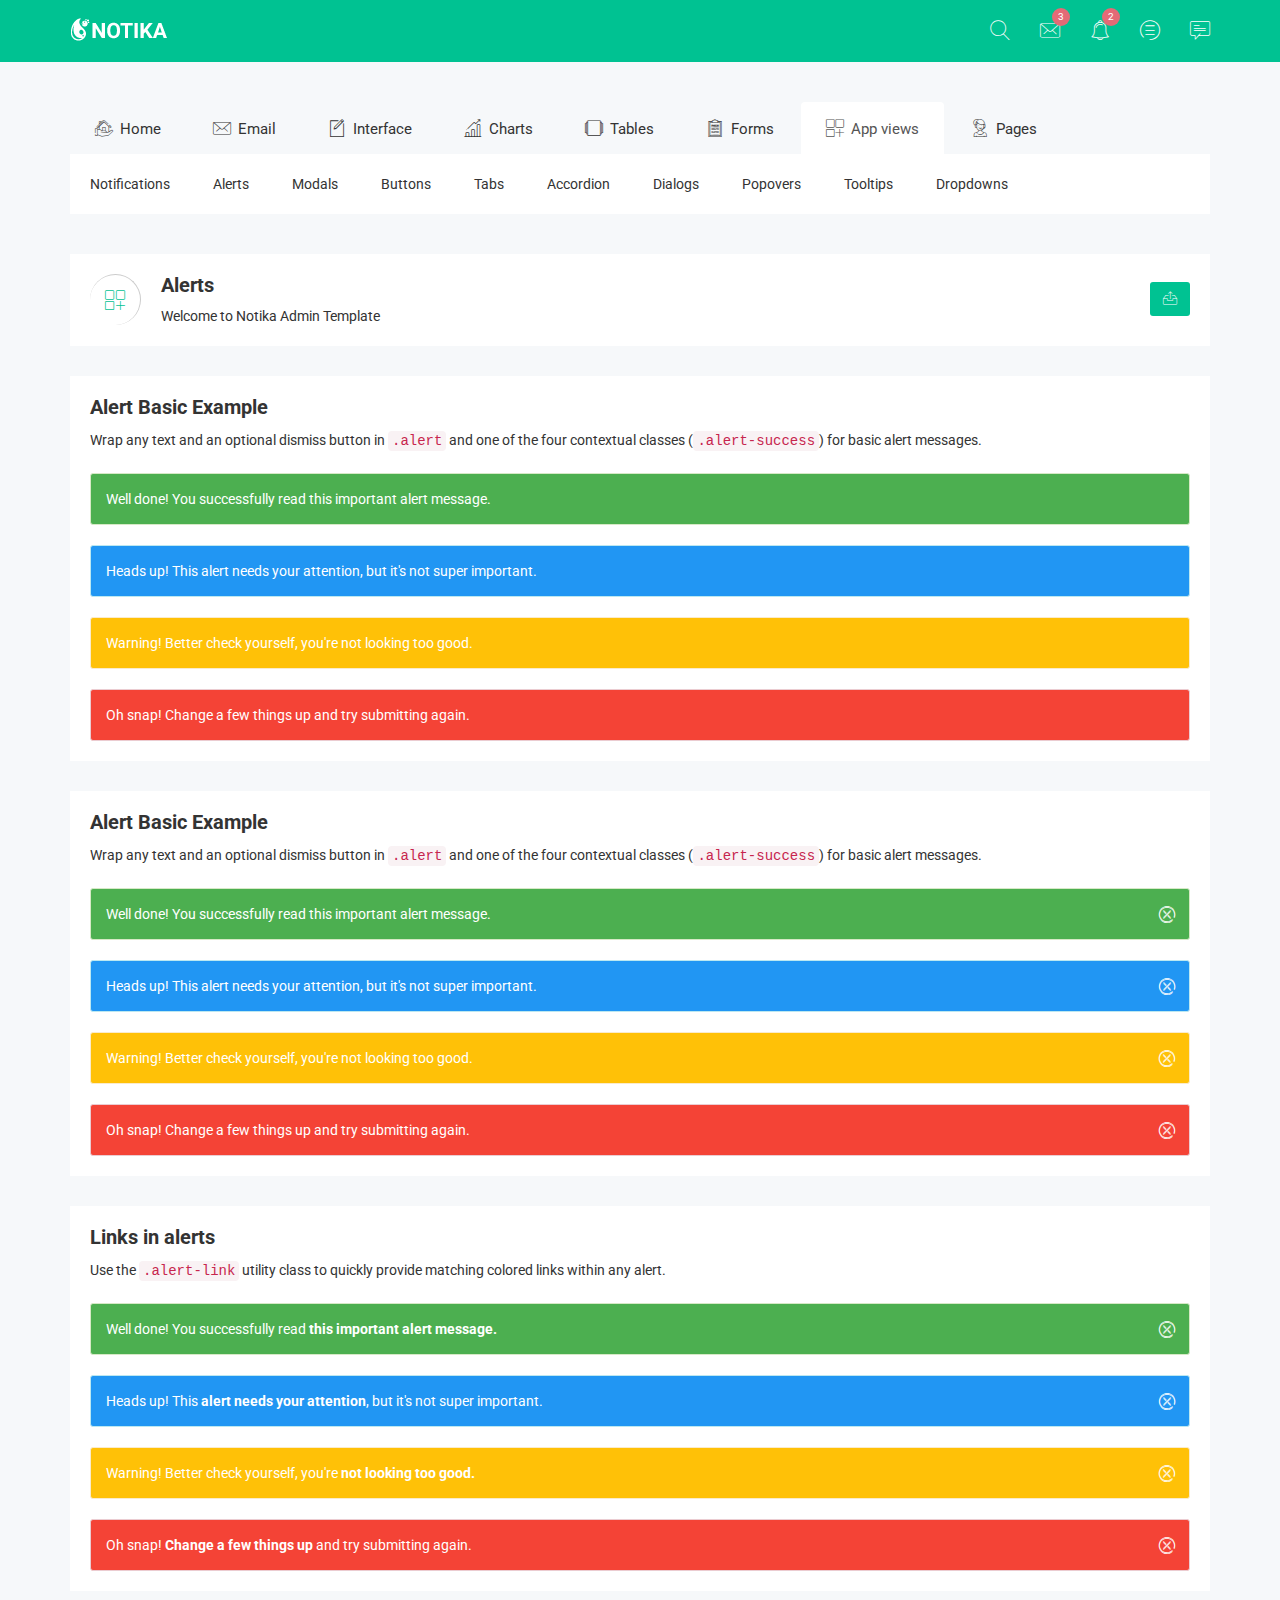
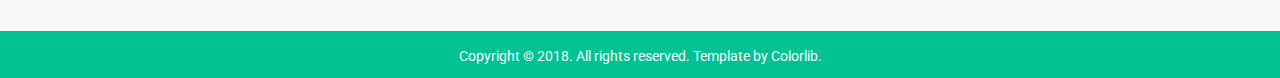
<file: css/admin/alert.html>
<!doctype html>
<html class="no-js" lang="">

<head>
    <meta charset="utf-8">
    <meta http-equiv="x-ua-compatible" content="ie=edge">
    <title>Alert | Notika - Notika Admin Template</title>
    <meta name="description" content="">
    <meta name="viewport" content="width=device-width, initial-scale=1">
    <!-- favicon
		============================================ -->
    <link rel="shortcut icon" type="image/x-icon" href="img/favicon.ico">
    <!-- Google Fonts
		============================================ -->
    <link href="https://fonts.googleapis.com/css?family=Roboto:100,300,400,700,900" rel="stylesheet">
    <!-- Bootstrap CSS
		============================================ -->
    <link rel="stylesheet" href="css/bootstrap.min.css">
    <!-- font awesome CSS
		============================================ -->
    <link rel="stylesheet" href="css/font-awesome.min.css">
    <!-- owl.carousel CSS
		============================================ -->
    <link rel="stylesheet" href="css/owl.carousel.css">
    <link rel="stylesheet" href="css/owl.theme.css">
    <link rel="stylesheet" href="css/owl.transitions.css">
    <!-- meanmenu CSS
		============================================ -->
    <link rel="stylesheet" href="css/meanmenu/meanmenu.min.css">
    <!-- animate CSS
		============================================ -->
    <link rel="stylesheet" href="css/animate.css">
    <!-- normalize CSS
		============================================ -->
    <link rel="stylesheet" href="css/normalize.css">
	<!-- wave CSS
		============================================ -->
    <link rel="stylesheet" href="css/wave/waves.min.css">
    <link rel="stylesheet" href="css/wave/button.css">
    <!-- mCustomScrollbar CSS
		============================================ -->
    <link rel="stylesheet" href="css/scrollbar/jquery.mCustomScrollbar.min.css">
    <!-- jvectormap CSS
		============================================ -->
    <link rel="stylesheet" href="css/jvectormap/jquery-jvectormap-2.0.3.css">
    <!-- Notika icon CSS
		============================================ -->
    <link rel="stylesheet" href="css/notika-custom-icon.css">
    <!-- main CSS
		============================================ -->
    <link rel="stylesheet" href="css/main.css">
    <!-- style CSS
		============================================ -->
    <link rel="stylesheet" href="style.css">
    <!-- responsive CSS
		============================================ -->
    <link rel="stylesheet" href="css/responsive.css">
    <!-- modernizr JS
		============================================ -->
    <script src="js/vendor/modernizr-2.8.3.min.js"></script>
</head>

<body>
    <!--[if lt IE 8]>
            <p class="browserupgrade">You are using an <strong>outdated</strong> browser. Please <a href="http://browsehappy.com/">upgrade your browser</a> to improve your experience.</p>
        <![endif]-->
    <!-- Start Header Top Area -->
    <div class="header-top-area">
        <div class="container">
            <div class="row">
                <div class="col-lg-4 col-md-4 col-sm-12 col-xs-12">
                    <div class="logo-area">
                        <a href="#"><img src="img/logo/logo.png" alt="" /></a>
                    </div>
                </div>
                <div class="col-lg-8 col-md-8 col-sm-12 col-xs-12">
                    <div class="header-top-menu">
                        <ul class="nav navbar-nav notika-top-nav">
                            <li class="nav-item dropdown">
                                <a href="#" data-toggle="dropdown" role="button" aria-expanded="false" class="nav-link dropdown-toggle"><span><i class="notika-icon notika-search"></i></span></a>
                                <div role="menu" class="dropdown-menu search-dd animated flipInX">
                                    <div class="search-input">
                                        <i class="notika-icon notika-left-arrow"></i>
                                        <input type="text" />
                                    </div>
                                </div>
                            </li>
                            <li class="nav-item dropdown">
                                <a href="#" data-toggle="dropdown" role="button" aria-expanded="false" class="nav-link dropdown-toggle"><span><i class="notika-icon notika-mail"></i></span></a>
                                <div role="menu" class="dropdown-menu message-dd animated zoomIn">
                                    <div class="hd-mg-tt">
                                        <h2>Messages</h2>
                                    </div>
                                    <div class="hd-message-info">
                                        <a href="#">
                                            <div class="hd-message-sn">
                                                <div class="hd-message-img">
                                                    <img src="img/post/1.jpg" alt="" />
                                                </div>
                                                <div class="hd-mg-ctn">
                                                    <h3>David Belle</h3>
                                                    <p>Cum sociis natoque penatibus et magnis dis parturient montes</p>
                                                </div>
                                            </div>
                                        </a>
                                        <a href="#">
                                            <div class="hd-message-sn">
                                                <div class="hd-message-img">
                                                    <img src="img/post/2.jpg" alt="" />
                                                </div>
                                                <div class="hd-mg-ctn">
                                                    <h3>Jonathan Morris</h3>
                                                    <p>Cum sociis natoque penatibus et magnis dis parturient montes</p>
                                                </div>
                                            </div>
                                        </a>
                                        <a href="#">
                                            <div class="hd-message-sn">
                                                <div class="hd-message-img">
                                                    <img src="img/post/4.jpg" alt="" />
                                                </div>
                                                <div class="hd-mg-ctn">
                                                    <h3>Fredric Mitchell</h3>
                                                    <p>Cum sociis natoque penatibus et magnis dis parturient montes</p>
                                                </div>
                                            </div>
                                        </a>
                                        <a href="#">
                                            <div class="hd-message-sn">
                                                <div class="hd-message-img">
                                                    <img src="img/post/1.jpg" alt="" />
                                                </div>
                                                <div class="hd-mg-ctn">
                                                    <h3>David Belle</h3>
                                                    <p>Cum sociis natoque penatibus et magnis dis parturient montes</p>
                                                </div>
                                            </div>
                                        </a>
                                        <a href="#">
                                            <div class="hd-message-sn">
                                                <div class="hd-message-img">
                                                    <img src="img/post/2.jpg" alt="" />
                                                </div>
                                                <div class="hd-mg-ctn">
                                                    <h3>Glenn Jecobs</h3>
                                                    <p>Cum sociis natoque penatibus et magnis dis parturient montes</p>
                                                </div>
                                            </div>
                                        </a>
                                    </div>
                                    <div class="hd-mg-va">
                                        <a href="#">View All</a>
                                    </div>
                                </div>
                            </li>
                            <li class="nav-item nc-al"><a href="#" data-toggle="dropdown" role="button" aria-expanded="false" class="nav-link dropdown-toggle"><span><i class="notika-icon notika-alarm"></i></span><div class="spinner4 spinner-4"></div><div class="ntd-ctn"><span>3</span></div></a>
                                <div role="menu" class="dropdown-menu message-dd notification-dd animated zoomIn">
                                    <div class="hd-mg-tt">
                                        <h2>Notification</h2>
                                    </div>
                                    <div class="hd-message-info">
                                        <a href="#">
                                            <div class="hd-message-sn">
                                                <div class="hd-message-img">
                                                    <img src="img/post/1.jpg" alt="" />
                                                </div>
                                                <div class="hd-mg-ctn">
                                                    <h3>David Belle</h3>
                                                    <p>Cum sociis natoque penatibus et magnis dis parturient montes</p>
                                                </div>
                                            </div>
                                        </a>
                                        <a href="#">
                                            <div class="hd-message-sn">
                                                <div class="hd-message-img">
                                                    <img src="img/post/2.jpg" alt="" />
                                                </div>
                                                <div class="hd-mg-ctn">
                                                    <h3>Jonathan Morris</h3>
                                                    <p>Cum sociis natoque penatibus et magnis dis parturient montes</p>
                                                </div>
                                            </div>
                                        </a>
                                        <a href="#">
                                            <div class="hd-message-sn">
                                                <div class="hd-message-img">
                                                    <img src="img/post/4.jpg" alt="" />
                                                </div>
                                                <div class="hd-mg-ctn">
                                                    <h3>Fredric Mitchell</h3>
                                                    <p>Cum sociis natoque penatibus et magnis dis parturient montes</p>
                                                </div>
                                            </div>
                                        </a>
                                        <a href="#">
                                            <div class="hd-message-sn">
                                                <div class="hd-message-img">
                                                    <img src="img/post/1.jpg" alt="" />
                                                </div>
                                                <div class="hd-mg-ctn">
                                                    <h3>David Belle</h3>
                                                    <p>Cum sociis natoque penatibus et magnis dis parturient montes</p>
                                                </div>
                                            </div>
                                        </a>
                                        <a href="#">
                                            <div class="hd-message-sn">
                                                <div class="hd-message-img">
                                                    <img src="img/post/2.jpg" alt="" />
                                                </div>
                                                <div class="hd-mg-ctn">
                                                    <h3>Glenn Jecobs</h3>
                                                    <p>Cum sociis natoque penatibus et magnis dis parturient montes</p>
                                                </div>
                                            </div>
                                        </a>
                                    </div>
                                    <div class="hd-mg-va">
                                        <a href="#">View All</a>
                                    </div>
                                </div>
                            </li>
                            <li class="nav-item"><a href="#" data-toggle="dropdown" role="button" aria-expanded="false" class="nav-link dropdown-toggle"><span><i class="notika-icon notika-menus"></i></span><div class="spinner4 spinner-4"></div><div class="ntd-ctn"><span>2</span></div></a>
                                <div role="menu" class="dropdown-menu message-dd task-dd animated zoomIn">
                                    <div class="hd-mg-tt">
                                        <h2>Tasks</h2>
                                    </div>
                                    <div class="hd-message-info hd-task-info">
                                        <div class="skill">
                                            <div class="progress">
                                                <div class="lead-content">
                                                    <p>HTML5 Validation Report</p>
                                                </div>
                                                <div class="progress-bar wow fadeInLeft" data-progress="95%" style="width: 95%;" data-wow-duration="1.5s" data-wow-delay="1.2s"> <span>95%</span>
                                                </div>
                                            </div>
                                            <div class="progress">
                                                <div class="lead-content">
                                                    <p>Google Chrome Extension</p>
                                                </div>
                                                <div class="progress-bar wow fadeInLeft" data-progress="85%" style="width: 85%;" data-wow-duration="1.5s" data-wow-delay="1.2s"><span>85%</span> </div>
                                            </div>
                                            <div class="progress">
                                                <div class="lead-content">
                                                    <p>Social Internet Projects</p>
                                                </div>
                                                <div class="progress-bar wow fadeInLeft" data-progress="75%" style="width: 75%;" data-wow-duration="1.5s" data-wow-delay="1.2s"><span>75%</span> </div>
                                            </div>
                                            <div class="progress">
                                                <div class="lead-content">
                                                    <p>Bootstrap Admin Template</p>
                                                </div>
                                                <div class="progress-bar wow fadeInLeft" data-progress="65%" style="width: 65%;" data-wow-duration="1.5s" data-wow-delay="1.2s"><span>65%</span> </div>
                                            </div>
                                            <div class="progress progress-bt">
                                                <div class="lead-content">
                                                    <p>Youtube Client App</p>
                                                </div>
                                                <div class="progress-bar wow fadeInLeft" data-progress="55%" style="width: 55%;" data-wow-duration="1.5s" data-wow-delay="1.2s"><span>55%</span> </div>
                                            </div>
                                        </div>
                                    </div>
                                    <div class="hd-mg-va">
                                        <a href="#">View All</a>
                                    </div>
                                </div>
                            </li>
                            <li class="nav-item"><a href="#" data-toggle="dropdown" role="button" aria-expanded="false" class="nav-link dropdown-toggle"><span><i class="notika-icon notika-chat"></i></span></a>
                                <div role="menu" class="dropdown-menu message-dd chat-dd animated zoomIn">
                                    <div class="hd-mg-tt">
                                        <h2>Chat</h2>
                                    </div>
                                    <div class="search-people">
                                        <i class="notika-icon notika-left-arrow"></i>
                                        <input type="text" placeholder="Search People" />
                                    </div>
                                    <div class="hd-message-info">
                                        <a href="#">
                                            <div class="hd-message-sn">
                                                <div class="hd-message-img chat-img">
                                                    <img src="img/post/1.jpg" alt="" />
                                                    <div class="chat-avaible"><i class="notika-icon notika-dot"></i></div>
                                                </div>
                                                <div class="hd-mg-ctn">
                                                    <h3>David Belle</h3>
                                                    <p>Available</p>
                                                </div>
                                            </div>
                                        </a>
                                        <a href="#">
                                            <div class="hd-message-sn">
                                                <div class="hd-message-img chat-img">
                                                    <img src="img/post/2.jpg" alt="" />
                                                </div>
                                                <div class="hd-mg-ctn">
                                                    <h3>Jonathan Morris</h3>
                                                    <p>Last seen 3 hours ago</p>
                                                </div>
                                            </div>
                                        </a>
                                        <a href="#">
                                            <div class="hd-message-sn">
                                                <div class="hd-message-img chat-img">
                                                    <img src="img/post/4.jpg" alt="" />
                                                </div>
                                                <div class="hd-mg-ctn">
                                                    <h3>Fredric Mitchell</h3>
                                                    <p>Last seen 2 minutes ago</p>
                                                </div>
                                            </div>
                                        </a>
                                        <a href="#">
                                            <div class="hd-message-sn">
                                                <div class="hd-message-img chat-img">
                                                    <img src="img/post/1.jpg" alt="" />
                                                    <div class="chat-avaible"><i class="notika-icon notika-dot"></i></div>
                                                </div>
                                                <div class="hd-mg-ctn">
                                                    <h3>David Belle</h3>
                                                    <p>Available</p>
                                                </div>
                                            </div>
                                        </a>
                                        <a href="#">
                                            <div class="hd-message-sn">
                                                <div class="hd-message-img chat-img">
                                                    <img src="img/post/2.jpg" alt="" />
                                                    <div class="chat-avaible"><i class="notika-icon notika-dot"></i></div>
                                                </div>
                                                <div class="hd-mg-ctn">
                                                    <h3>Glenn Jecobs</h3>
                                                    <p>Available</p>
                                                </div>
                                            </div>
                                        </a>
                                    </div>
                                    <div class="hd-mg-va">
                                        <a href="#">View All</a>
                                    </div>
                                </div>
                            </li>
                        </ul>
                    </div>
                </div>
            </div>
        </div>
    </div>
    <!-- End Header Top Area -->
    <!-- Mobile Menu start -->
    <div class="mobile-menu-area">
        <div class="container">
            <div class="row">
                <div class="col-lg-12 col-md-12 col-sm-12 col-xs-12">
                    <div class="mobile-menu">
                        <nav id="dropdown">
                            <ul class="mobile-menu-nav">
                                <li><a data-toggle="collapse" data-target="#Charts" href="#">Home</a>
                                    <ul class="collapse dropdown-header-top">
                                        <li><a href="index.html">Dashboard One</a></li>
                                        <li><a href="index-2.html">Dashboard Two</a></li>
                                        <li><a href="index-3.html">Dashboard Three</a></li>
                                        <li><a href="index-4.html">Dashboard Four</a></li>
                                        <li><a href="analytics.html">Analytics</a></li>
                                        <li><a href="widgets.html">Widgets</a></li>
                                    </ul>
                                </li>
                                <li><a data-toggle="collapse" data-target="#demoevent" href="#">Email</a>
                                    <ul id="demoevent" class="collapse dropdown-header-top">
                                        <li><a href="inbox.html">Inbox</a></li>
                                        <li><a href="view-email.html">View Email</a></li>
                                        <li><a href="compose-email.html">Compose Email</a></li>
                                    </ul>
                                </li>
                                <li><a data-toggle="collapse" data-target="#democrou" href="#">Interface</a>
                                    <ul id="democrou" class="collapse dropdown-header-top">
                                        <li><a href="animations.html">Animations</a></li>
                                        <li><a href="google-map.html">Google Map</a></li>
                                        <li><a href="data-map.html">Data Maps</a></li>
                                        <li><a href="code-editor.html">Code Editor</a></li>
                                        <li><a href="image-cropper.html">Images Cropper</a></li>
                                        <li><a href="wizard.html">Wizard</a></li>
                                    </ul>
                                </li>
                                <li><a data-toggle="collapse" data-target="#demolibra" href="#">Charts</a>
                                    <ul id="demolibra" class="collapse dropdown-header-top">
                                        <li><a href="flot-charts.html">Flot Charts</a></li>
                                        <li><a href="bar-charts.html">Bar Charts</a></li>
                                        <li><a href="line-charts.html">Line Charts</a></li>
                                        <li><a href="area-charts.html">Area Charts</a></li>
                                    </ul>
                                </li>
                                <li><a data-toggle="collapse" data-target="#demodepart" href="#">Tables</a>
                                    <ul id="demodepart" class="collapse dropdown-header-top">
                                        <li><a href="normal-table.html">Normal Table</a></li>
                                        <li><a href="data-table.html">Data Table</a></li>
                                    </ul>
                                </li>
                                <li><a data-toggle="collapse" data-target="#demo" href="#">Forms</a>
                                    <ul id="demo" class="collapse dropdown-header-top">
                                        <li><a href="form-elements.html">Form Elements</a></li>
                                        <li><a href="form-components.html">Form Components</a></li>
                                        <li><a href="form-examples.html">Form Examples</a></li>
                                    </ul>
                                </li>
                                <li><a data-toggle="collapse" data-target="#Miscellaneousmob" href="#">App views</a>
                                    <ul id="Miscellaneousmob" class="collapse dropdown-header-top">
                                        <li><a href="notification.html">Notifications</a>
                                        </li>
                                        <li><a href="alert.html">Alerts</a>
                                        </li>
                                        <li><a href="modals.html">Modals</a>
                                        </li>
                                        <li><a href="buttons.html">Buttons</a>
                                        </li>
                                        <li><a href="tabs.html">Tabs</a>
                                        </li>
                                        <li><a href="accordion.html">Accordion</a>
                                        </li>
                                        <li><a href="dialog.html">Dialogs</a>
                                        </li>
                                        <li><a href="popovers.html">Popovers</a>
                                        </li>
                                        <li><a href="tooltips.html">Tooltips</a>
                                        </li>
                                        <li><a href="dropdown.html">Dropdowns</a>
                                        </li>
                                    </ul>
                                </li>
                                <li><a data-toggle="collapse" data-target="#Pagemob" href="#">Pages</a>
                                    <ul id="Pagemob" class="collapse dropdown-header-top">
                                        <li><a href="contact.html">Contact</a>
                                        </li>
                                        <li><a href="invoice.html">Invoice</a>
                                        </li>
                                        <li><a href="typography.html">Typography</a>
                                        </li>
                                        <li><a href="color.html">Color</a>
                                        </li>
                                        <li><a href="login-register.html">Login Register</a>
                                        </li>
                                        <li><a href="404.html">404 Page</a>
                                        </li>
                                    </ul>
                                </li>
                            </ul>
                        </nav>
                    </div>
                </div>
            </div>
        </div>
    </div>
    <!-- Mobile Menu end -->
    <!-- Main Menu area start-->
    <div class="main-menu-area mg-tb-40">
        <div class="container">
            <div class="row">
                <div class="col-lg-12 col-md-12 col-sm-12 col-xs-12">
                    <ul class="nav nav-tabs notika-menu-wrap menu-it-icon-pro">
                        <li><a data-toggle="tab" href="#Home"><i class="notika-icon notika-house"></i> Home</a>
                        </li>
                        <li><a data-toggle="tab" href="#mailbox"><i class="notika-icon notika-mail"></i> Email</a>
                        </li>
                        <li><a data-toggle="tab" href="#Interface"><i class="notika-icon notika-edit"></i> Interface</a>
                        </li>
                        <li><a data-toggle="tab" href="#Charts"><i class="notika-icon notika-bar-chart"></i> Charts</a>
                        </li>
                        <li><a data-toggle="tab" href="#Tables"><i class="notika-icon notika-windows"></i> Tables</a>
                        </li>
                        <li><a data-toggle="tab" href="#Forms"><i class="notika-icon notika-form"></i> Forms</a>
                        </li>
                        <li class="active"><a data-toggle="tab" href="#Appviews"><i class="notika-icon notika-app"></i> App views</a>
                        </li>
                        <li><a data-toggle="tab" href="#Page"><i class="notika-icon notika-support"></i> Pages</a>
                        </li>
                    </ul>
                    <div class="tab-content custom-menu-content">
                        <div id="Home" class="tab-pane in notika-tab-menu-bg animated flipInX">
                            <ul class="notika-main-menu-dropdown">
                                <li><a href="index.html">Dashboard One</a>
                                </li>
                                <li><a href="index-2.html">Dashboard Two</a>
                                </li>
                                <li><a href="index-3.html">Dashboard Three</a>
                                </li>
                                <li><a href="index-4.html">Dashboard Four</a>
                                </li>
                                <li><a href="analytics.html">Analytics</a>
                                </li>
                                <li><a href="widgets.html">Widgets</a>
                                </li>
                            </ul>
                        </div>
                        <div id="mailbox" class="tab-pane notika-tab-menu-bg animated flipInX">
                            <ul class="notika-main-menu-dropdown">
                                <li><a href="inbox.html">Inbox</a>
                                </li>
                                <li><a href="view-email.html">View Email</a>
                                </li>
                                <li><a href="compose-email.html">Compose Email</a>
                                </li>
                            </ul>
                        </div>
                        <div id="Interface" class="tab-pane notika-tab-menu-bg animated flipInX">
                            <ul class="notika-main-menu-dropdown">
                                <li><a href="animations.html">Animations</a>
                                </li>
                                <li><a href="google-map.html">Google Map</a>
                                </li>
                                <li><a href="data-map.html">Data Maps</a>
                                </li>
                                <li><a href="code-editor.html">Code Editor</a>
                                </li>
                                <li><a href="image-cropper.html">Images Cropper</a>
                                </li>
                                <li><a href="wizard.html">Wizard</a>
                                </li>
                            </ul>
                        </div>
                        <div id="Charts" class="tab-pane notika-tab-menu-bg animated flipInX">
                            <ul class="notika-main-menu-dropdown">
                                <li><a href="flot-charts.html">Flot Charts</a>
                                </li>
                                <li><a href="bar-charts.html">Bar Charts</a>
                                </li>
                                <li><a href="line-charts.html">Line Charts</a>
                                </li>
                                <li><a href="area-charts.html">Area Charts</a>
                                </li>
                            </ul>
                        </div>
                        <div id="Tables" class="tab-pane notika-tab-menu-bg animated flipInX">
                            <ul class="notika-main-menu-dropdown">
                                <li><a href="normal-table.html">Normal Table</a>
                                </li>
                                <li><a href="data-table.html">Data Table</a>
                                </li>
                            </ul>
                        </div>
                        <div id="Forms" class="tab-pane notika-tab-menu-bg animated flipInX">
                            <ul class="notika-main-menu-dropdown">
                                <li><a href="form-elements.html">Form Elements</a>
                                </li>
                                <li><a href="form-components.html">Form Components</a>
                                </li>
                                <li><a href="form-examples.html">Form Examples</a>
                                </li>
                            </ul>
                        </div>
                        <div id="Appviews" class="tab-pane active notika-tab-menu-bg animated flipInX">
                            <ul class="notika-main-menu-dropdown">
                                <li><a href="notification.html">Notifications</a>
                                </li>
                                <li><a href="alert.html">Alerts</a>
                                </li>
                                <li><a href="modals.html">Modals</a>
                                </li>
                                <li><a href="buttons.html">Buttons</a>
                                </li>
                                <li><a href="tabs.html">Tabs</a>
                                </li>
                                <li><a href="accordion.html">Accordion</a>
                                </li>
                                <li><a href="dialog.html">Dialogs</a>
                                </li>
                                <li><a href="popovers.html">Popovers</a>
                                </li>
                                <li><a href="tooltips.html">Tooltips</a>
                                </li>
                                <li><a href="dropdown.html">Dropdowns</a>
                                </li>
                            </ul>
                        </div>
                        <div id="Page" class="tab-pane notika-tab-menu-bg animated flipInX">
                            <ul class="notika-main-menu-dropdown">
                                <li><a href="contact.html">Contact</a>
                                </li>
                                <li><a href="invoice.html">Invoice</a>
                                </li>
                                <li><a href="typography.html">Typography</a>
                                </li>
                                <li><a href="color.html">Color</a>
                                </li>
                                <li><a href="login-register.html">Login Register</a>
                                </li>
                                <li><a href="404.html">404 Page</a>
                                </li>
                            </ul>
                        </div>
                    </div>
                </div>
            </div>
        </div>
    </div>
    <!-- Main Menu area End-->
	<!-- Breadcomb area Start-->
	<div class="breadcomb-area">
		<div class="container">
			<div class="row">
				<div class="col-lg-12 col-md-12 col-sm-12 col-xs-12">
					<div class="breadcomb-list">
						<div class="row">
							<div class="col-lg-6 col-md-6 col-sm-6 col-xs-12">
								<div class="breadcomb-wp">
									<div class="breadcomb-icon">
										<i class="notika-icon notika-app"></i>
									</div>
									<div class="breadcomb-ctn">
										<h2>Alerts</h2>
										<p>Welcome to Notika <span class="bread-ntd">Admin Template</span></p>
									</div>
								</div>
							</div>
							<div class="col-lg-6 col-md-6 col-sm-6 col-xs-3">
								<div class="breadcomb-report">
									<button data-toggle="tooltip" data-placement="left" title="Download Report" class="btn"><i class="notika-icon notika-sent"></i></button>
								</div>
							</div>
						</div>
					</div>
				</div>
			</div>
		</div>
	</div>
	<!-- Breadcomb area End-->
    <!-- Alert area start-->
    <div class="alert-area">
        <div class="container">
            <div class="row">
                <div class="col-lg-12 col-md-12 col-sm-12 col-xs-12">
                    <div class="alert-inner">
                        <div class="alert-hd">
                            <h2>Alert Basic Example</h2>
                            <p>Wrap any text and an optional dismiss button in <code>.alert</code> and one of the four contextual classes (<code>.alert-success</code>) for basic alert messages.</p>
                        </div>
                        <div class="alert-list">
                            <div class="alert alert-success" role="alert">Well done! You successfully read this important alert message.
                            </div>
                            <div class="alert alert-info" role="alert">Heads up! This alert needs your attention, but it's not super important.
                            </div>
                            <div class="alert alert-warning" role="alert">Warning! Better check yourself, you're not looking too good.
                            </div>
                            <div class="alert alert-danger alert-mg-b-0" role="alert">Oh snap! Change a few things up and try submitting again.
                            </div>
                        </div>
                    </div>
                </div>
            </div>
            <div class="row">
                <div class="col-lg-12 col-md-12 col-sm-12 col-xs-12">
                    <div class="alert-inner mg-t-30">
                        <div class="alert-hd">
                            <h2>Alert Basic Example</h2>
                            <p>Wrap any text and an optional dismiss button in <code>.alert</code> and one of the four contextual classes (<code>.alert-success</code>) for basic alert messages.</p>
                        </div>
                        <div class="alert-list">
                            <div class="alert alert-success alert-dismissible" role="alert">
                                <button type="button" class="close" data-dismiss="alert" aria-label="Close"><span aria-hidden="true"><i class="notika-icon notika-close"></i></span></button> Well done! You successfully read this important alert message.
                            </div>
                            <div class="alert alert-info alert-dismissible" role="alert">
                                <button type="button" class="close" data-dismiss="alert" aria-label="Close"><span aria-hidden="true"><i class="notika-icon notika-close"></i></span></button> Heads up! This alert needs your attention, but it's not super
                                important.
                            </div>
                            <div class="alert alert-warning alert-dismissible" role="alert">
                                <button type="button" class="close" data-dismiss="alert" aria-label="Close"><span aria-hidden="true"><i class="notika-icon notika-close"></i></span></button> Warning! Better check yourself, you're not looking too good.
                            </div>
                            <div class="alert alert-danger alert-dismissible alert-mg-b-0" role="alert">
                                <button type="button" class="close" data-dismiss="alert" aria-label="Close"><span aria-hidden="true"><i class="notika-icon notika-close"></i></span></button> Oh snap! Change a few things up and try submitting again.
                            </div>

                        </div>
                    </div>
                </div>
            </div>
            <div class="row">
                <div class="col-lg-12 col-md-12 col-sm-12 col-xs-12">
                    <div class="alert-inner mg-t-30">
                        <div class="alert-hd">
                            <h2>Links in alerts</h2>
                            <p>Use the <code>.alert-link</code> utility class to quickly provide matching colored links within any alert.</p>
                        </div>
                        <div class="alert-list">
                            <div class="alert alert-success alert-dismissible" role="alert">
                                <button type="button" class="close" data-dismiss="alert" aria-label="Close"><span aria-hidden="true"><i class="notika-icon notika-close"></i></span></button> Well done! You successfully read <a href="" class="alert-link">this important alert message.</a>
                            </div>
                            <div class="alert alert-info alert-dismissible" role="alert">
                                <button type="button" class="close" data-dismiss="alert" aria-label="Close"><span aria-hidden="true"><i class="notika-icon notika-close"></i></span></button> Heads up! This <a href="" class="alert-link">alert needs your attention</a>,
                                but it's not super important.
                            </div>
                            <div class="alert alert-warning alert-dismissible" role="alert">
                                <button type="button" class="close" data-dismiss="alert" aria-label="Close"><span aria-hidden="true"><i class="notika-icon notika-close"></i></span></button> Warning! Better check yourself, you're <a href="" class="alert-link">not looking too good.</a>
                            </div>
                            <div class="alert alert-danger alert-dismissible alert-mg-b-0" role="alert">
                                <button type="button" class="close" data-dismiss="alert" aria-label="Close"><span aria-hidden="true"><i class="notika-icon notika-close"></i></span></button> Oh snap! <a href="" class="alert-link">Change a few things up</a>                                and try submitting again.
                            </div>
                        </div>
                    </div>
                </div>
            </div>
        </div>
    </div>
    <!-- Alert area End-->
    <!-- Start Footer area-->
    <div class="footer-copyright-area">
        <div class="container">
            <div class="row">
                <div class="col-lg-12 col-md-12 col-sm-12 col-xs-12">
                    <div class="footer-copy-right">
                        <p>Copyright © 2018. All rights reserved. Template by <a href="https://colorlib.com">Colorlib</a>.</p>
                    </div>
                </div>
            </div>
        </div>
    </div>
    <!-- End Footer area-->
    <!-- jquery
		============================================ -->
    <script src="js/vendor/jquery-1.12.4.min.js"></script>
    <!-- bootstrap JS
		============================================ -->
    <script src="js/bootstrap.min.js"></script>
    <!-- wow JS
		============================================ -->
    <script src="js/wow.min.js"></script>
    <!-- price-slider JS
		============================================ -->
    <script src="js/jquery-price-slider.js"></script>
    <!-- owl.carousel JS
		============================================ -->
    <script src="js/owl.carousel.min.js"></script>
    <!-- scrollUp JS
		============================================ -->
    <script src="js/jquery.scrollUp.min.js"></script>
    <!-- meanmenu JS
		============================================ -->
    <script src="js/meanmenu/jquery.meanmenu.js"></script>
    <!-- counterup JS
		============================================ -->
    <script src="js/counterup/jquery.counterup.min.js"></script>
    <script src="js/counterup/waypoints.min.js"></script>
    <script src="js/counterup/counterup-active.js"></script>
    <!-- mCustomScrollbar JS
		============================================ -->
    <script src="js/scrollbar/jquery.mCustomScrollbar.concat.min.js"></script>
    <!-- sparkline JS
		============================================ -->
    <script src="js/sparkline/jquery.sparkline.min.js"></script>
    <script src="js/sparkline/sparkline-active.js"></script>
    <!-- flot JS
		============================================ -->
    <script src="js/flot/jquery.flot.js"></script>
    <script src="js/flot/jquery.flot.resize.js"></script>
    <script src="js/flot/flot-active.js"></script>
    <!-- knob JS
		============================================ -->
    <script src="js/knob/jquery.knob.js"></script>
    <script src="js/knob/jquery.appear.js"></script>
    <script src="js/knob/knob-active.js"></script>
    <!--  Chat JS
		============================================ -->
    <script src="js/chat/jquery.chat.js"></script>
    <!--  todo JS
		============================================ -->
    <script src="js/todo/jquery.todo.js"></script>
	<!--  wave JS
		============================================ -->
    <script src="js/wave/waves.min.js"></script>
    <script src="js/wave/wave-active.js"></script>
    <!-- plugins JS
		============================================ -->
    <script src="js/plugins.js"></script>
    <!-- main JS
		============================================ -->
    <script src="js/main.js"></script>
	<!-- tawk chat JS
		============================================ -->
    <script src="js/tawk-chat.js"></script>
</body>

</html>
</file>
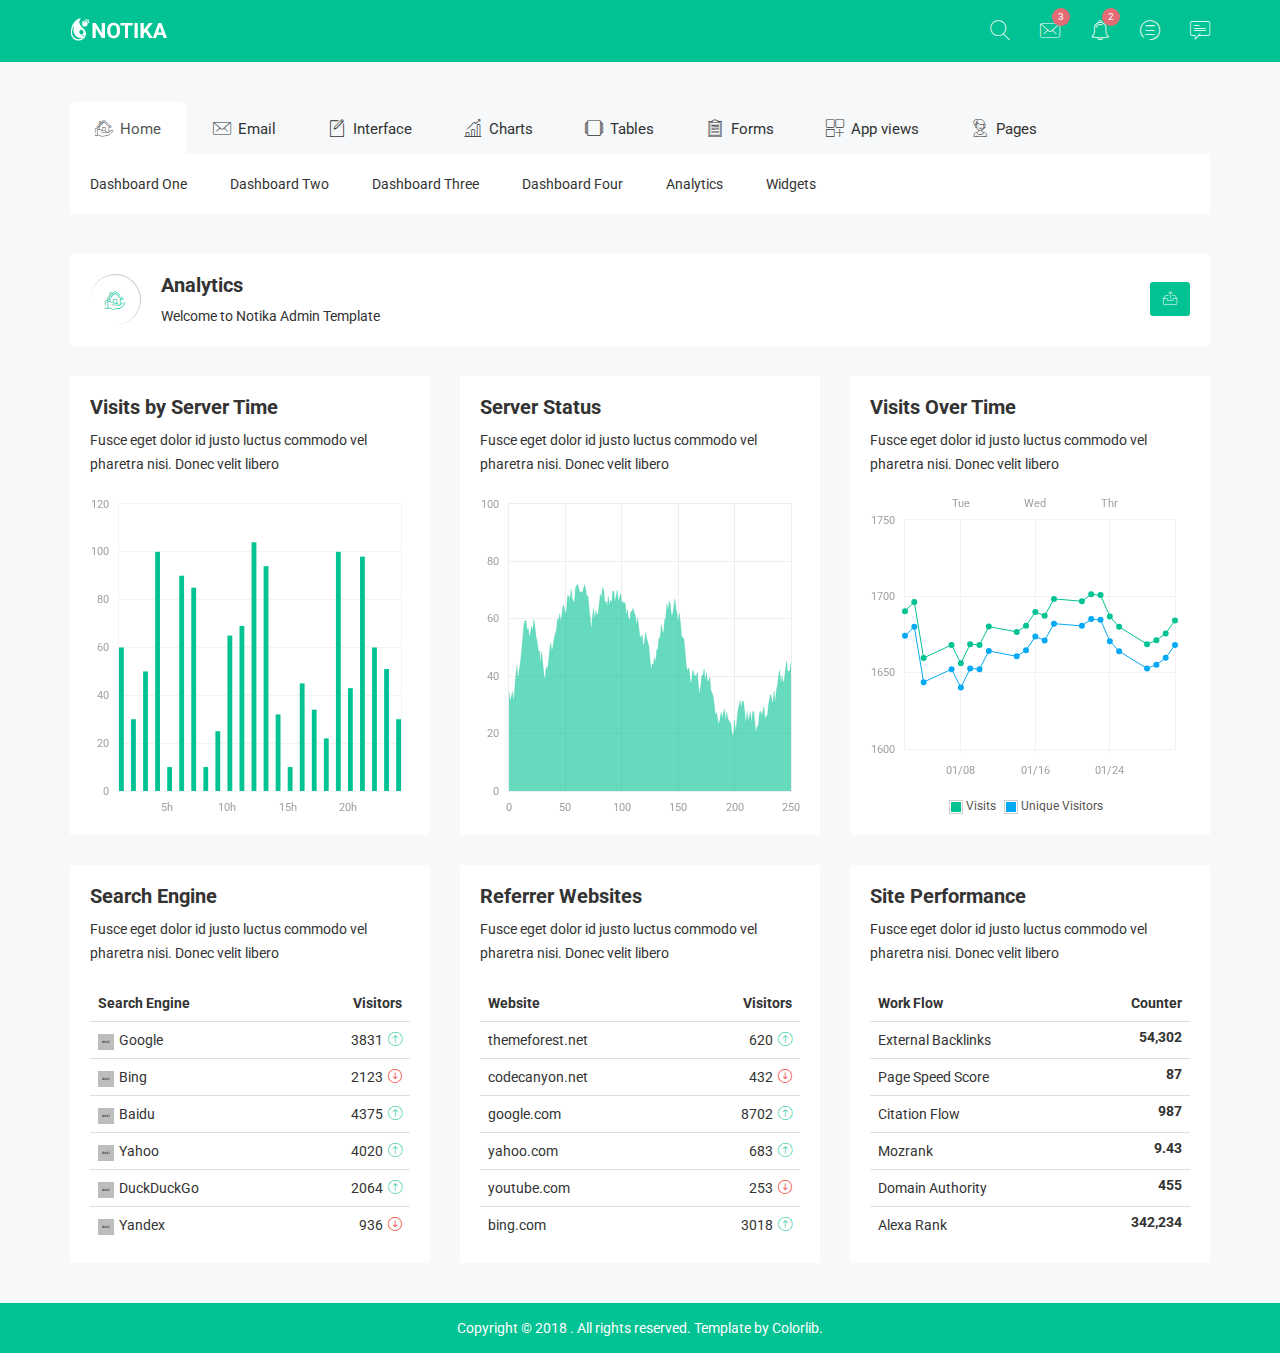
<file: css/admin/analytics.html>
<!doctype html>
<html class="no-js" lang="">

<head>
    <meta charset="utf-8">
    <meta http-equiv="x-ua-compatible" content="ie=edge">
    <title>Analytics | Notika - Notika Admin Template</title>
    <meta name="description" content="">
    <meta name="viewport" content="width=device-width, initial-scale=1">
    <!-- favicon
		============================================ -->
    <link rel="shortcut icon" type="image/x-icon" href="img/favicon.ico">
    <!-- Google Fonts
		============================================ -->
    <link href="https://fonts.googleapis.com/css?family=Roboto:100,300,400,700,900" rel="stylesheet">
    <!-- Bootstrap CSS
		============================================ -->
    <link rel="stylesheet" href="css/bootstrap.min.css">
    <!-- font awesome CSS
		============================================ -->
    <link rel="stylesheet" href="css/font-awesome.min.css">
    <!-- owl.carousel CSS
		============================================ -->
    <link rel="stylesheet" href="css/owl.carousel.css">
    <link rel="stylesheet" href="css/owl.theme.css">
    <link rel="stylesheet" href="css/owl.transitions.css">
    <!-- meanmenu CSS
		============================================ -->
    <link rel="stylesheet" href="css/meanmenu/meanmenu.min.css">
    <!-- Notika icon CSS
		============================================ -->
    <link rel="stylesheet" href="css/notika-custom-icon.css">
    <!-- mCustomScrollbar CSS
		============================================ -->
    <link rel="stylesheet" href="css/scrollbar/jquery.mCustomScrollbar.min.css">
    <!-- animate CSS
		============================================ -->
    <link rel="stylesheet" href="css/animate.css">
    <!-- normalize CSS
		============================================ -->
    <link rel="stylesheet" href="css/normalize.css">
	<!-- wave CSS
		============================================ -->
    <link rel="stylesheet" href="css/wave/waves.min.css">
    <link rel="stylesheet" href="css/wave/button.css">
    <!-- main CSS
		============================================ -->
    <link rel="stylesheet" href="css/main.css">
    <!-- style CSS
		============================================ -->
    <link rel="stylesheet" href="style.css">
    <!-- responsive CSS
		============================================ -->
    <link rel="stylesheet" href="css/responsive.css">
    <!-- modernizr JS
		============================================ -->
    <script src="js/vendor/modernizr-2.8.3.min.js"></script>
</head>

<body>
    <!--[if lt IE 8]>
            <p class="browserupgrade">You are using an <strong>outdated</strong> browser. Please <a href="http://browsehappy.com/">upgrade your browser</a> to improve your experience.</p>
        <![endif]-->
    <!-- Start Header Top Area -->
    <div class="header-top-area">
        <div class="container">
            <div class="row">
                <div class="col-lg-4 col-md-4 col-sm-12 col-xs-12">
                    <div class="logo-area">
                        <a href="#"><img src="img/logo/logo.png" alt="" /></a>
                    </div>
                </div>
                <div class="col-lg-8 col-md-8 col-sm-12 col-xs-12">
                    <div class="header-top-menu">
                        <ul class="nav navbar-nav notika-top-nav">
                            <li class="nav-item dropdown">
                                <a href="#" data-toggle="dropdown" role="button" aria-expanded="false" class="nav-link dropdown-toggle"><span><i class="notika-icon notika-search"></i></span></a>
                                <div role="menu" class="dropdown-menu search-dd animated flipInX">
                                    <div class="search-input">
                                        <i class="notika-icon notika-left-arrow"></i>
                                        <input type="text" />
                                    </div>
                                </div>
                            </li>
                            <li class="nav-item dropdown">
                                <a href="#" data-toggle="dropdown" role="button" aria-expanded="false" class="nav-link dropdown-toggle"><span><i class="notika-icon notika-mail"></i></span></a>
                                <div role="menu" class="dropdown-menu message-dd animated zoomIn">
                                    <div class="hd-mg-tt">
                                        <h2>Messages</h2>
                                    </div>
                                    <div class="hd-message-info">
                                        <a href="#">
                                            <div class="hd-message-sn">
                                                <div class="hd-message-img">
                                                    <img src="img/post/1.jpg" alt="" />
                                                </div>
                                                <div class="hd-mg-ctn">
                                                    <h3>David Belle</h3>
                                                    <p>Cum sociis natoque penatibus et magnis dis parturient montes</p>
                                                </div>
                                            </div>
                                        </a>
                                        <a href="#">
                                            <div class="hd-message-sn">
                                                <div class="hd-message-img">
                                                    <img src="img/post/2.jpg" alt="" />
                                                </div>
                                                <div class="hd-mg-ctn">
                                                    <h3>Jonathan Morris</h3>
                                                    <p>Cum sociis natoque penatibus et magnis dis parturient montes</p>
                                                </div>
                                            </div>
                                        </a>
                                        <a href="#">
                                            <div class="hd-message-sn">
                                                <div class="hd-message-img">
                                                    <img src="img/post/4.jpg" alt="" />
                                                </div>
                                                <div class="hd-mg-ctn">
                                                    <h3>Fredric Mitchell</h3>
                                                    <p>Cum sociis natoque penatibus et magnis dis parturient montes</p>
                                                </div>
                                            </div>
                                        </a>
                                        <a href="#">
                                            <div class="hd-message-sn">
                                                <div class="hd-message-img">
                                                    <img src="img/post/1.jpg" alt="" />
                                                </div>
                                                <div class="hd-mg-ctn">
                                                    <h3>David Belle</h3>
                                                    <p>Cum sociis natoque penatibus et magnis dis parturient montes</p>
                                                </div>
                                            </div>
                                        </a>
                                        <a href="#">
                                            <div class="hd-message-sn">
                                                <div class="hd-message-img">
                                                    <img src="img/post/2.jpg" alt="" />
                                                </div>
                                                <div class="hd-mg-ctn">
                                                    <h3>Glenn Jecobs</h3>
                                                    <p>Cum sociis natoque penatibus et magnis dis parturient montes</p>
                                                </div>
                                            </div>
                                        </a>
                                    </div>
                                    <div class="hd-mg-va">
                                        <a href="#">View All</a>
                                    </div>
                                </div>
                            </li>
                            <li class="nav-item nc-al"><a href="#" data-toggle="dropdown" role="button" aria-expanded="false" class="nav-link dropdown-toggle"><span><i class="notika-icon notika-alarm"></i></span><div class="spinner4 spinner-4"></div><div class="ntd-ctn"><span>3</span></div></a>
                                <div role="menu" class="dropdown-menu message-dd notification-dd animated zoomIn">
                                    <div class="hd-mg-tt">
                                        <h2>Notification</h2>
                                    </div>
                                    <div class="hd-message-info">
                                        <a href="#">
                                            <div class="hd-message-sn">
                                                <div class="hd-message-img">
                                                    <img src="img/post/1.jpg" alt="" />
                                                </div>
                                                <div class="hd-mg-ctn">
                                                    <h3>David Belle</h3>
                                                    <p>Cum sociis natoque penatibus et magnis dis parturient montes</p>
                                                </div>
                                            </div>
                                        </a>
                                        <a href="#">
                                            <div class="hd-message-sn">
                                                <div class="hd-message-img">
                                                    <img src="img/post/2.jpg" alt="" />
                                                </div>
                                                <div class="hd-mg-ctn">
                                                    <h3>Jonathan Morris</h3>
                                                    <p>Cum sociis natoque penatibus et magnis dis parturient montes</p>
                                                </div>
                                            </div>
                                        </a>
                                        <a href="#">
                                            <div class="hd-message-sn">
                                                <div class="hd-message-img">
                                                    <img src="img/post/4.jpg" alt="" />
                                                </div>
                                                <div class="hd-mg-ctn">
                                                    <h3>Fredric Mitchell</h3>
                                                    <p>Cum sociis natoque penatibus et magnis dis parturient montes</p>
                                                </div>
                                            </div>
                                        </a>
                                        <a href="#">
                                            <div class="hd-message-sn">
                                                <div class="hd-message-img">
                                                    <img src="img/post/1.jpg" alt="" />
                                                </div>
                                                <div class="hd-mg-ctn">
                                                    <h3>David Belle</h3>
                                                    <p>Cum sociis natoque penatibus et magnis dis parturient montes</p>
                                                </div>
                                            </div>
                                        </a>
                                        <a href="#">
                                            <div class="hd-message-sn">
                                                <div class="hd-message-img">
                                                    <img src="img/post/2.jpg" alt="" />
                                                </div>
                                                <div class="hd-mg-ctn">
                                                    <h3>Glenn Jecobs</h3>
                                                    <p>Cum sociis natoque penatibus et magnis dis parturient montes</p>
                                                </div>
                                            </div>
                                        </a>
                                    </div>
                                    <div class="hd-mg-va">
                                        <a href="#">View All</a>
                                    </div>
                                </div>
                            </li>
                            <li class="nav-item"><a href="#" data-toggle="dropdown" role="button" aria-expanded="false" class="nav-link dropdown-toggle"><span><i class="notika-icon notika-menus"></i></span><div class="spinner4 spinner-4"></div><div class="ntd-ctn"><span>2</span></div></a>
                                <div role="menu" class="dropdown-menu message-dd task-dd animated zoomIn">
                                    <div class="hd-mg-tt">
                                        <h2>Tasks</h2>
                                    </div>
                                    <div class="hd-message-info hd-task-info">
                                        <div class="skill">
                                            <div class="progress">
                                                <div class="lead-content">
                                                    <p>HTML5 Validation Report</p>
                                                </div>
                                                <div class="progress-bar wow fadeInLeft" data-progress="95%" style="width: 95%;" data-wow-duration="1.5s" data-wow-delay="1.2s"> <span>95%</span>
                                                </div>
                                            </div>
                                            <div class="progress">
                                                <div class="lead-content">
                                                    <p>Google Chrome Extension</p>
                                                </div>
                                                <div class="progress-bar wow fadeInLeft" data-progress="85%" style="width: 85%;" data-wow-duration="1.5s" data-wow-delay="1.2s"><span>85%</span> </div>
                                            </div>
                                            <div class="progress">
                                                <div class="lead-content">
                                                    <p>Social Internet Projects</p>
                                                </div>
                                                <div class="progress-bar wow fadeInLeft" data-progress="75%" style="width: 75%;" data-wow-duration="1.5s" data-wow-delay="1.2s"><span>75%</span> </div>
                                            </div>
                                            <div class="progress">
                                                <div class="lead-content">
                                                    <p>Bootstrap Admin</p>
                                                </div>
                                                <div class="progress-bar wow fadeInLeft" data-progress="65%" style="width: 65%;" data-wow-duration="1.5s" data-wow-delay="1.2s"><span>65%</span> </div>
                                            </div>
                                            <div class="progress progress-bt">
                                                <div class="lead-content">
                                                    <p>Youtube App</p>
                                                </div>
                                                <div class="progress-bar wow fadeInLeft" data-progress="55%" style="width: 55%;" data-wow-duration="1.5s" data-wow-delay="1.2s"><span>55%</span> </div>
                                            </div>
                                        </div>
                                    </div>
                                    <div class="hd-mg-va">
                                        <a href="#">View All</a>
                                    </div>
                                </div>
                            </li>
                            <li class="nav-item"><a href="#" data-toggle="dropdown" role="button" aria-expanded="false" class="nav-link dropdown-toggle"><span><i class="notika-icon notika-chat"></i></span></a>
                                <div role="menu" class="dropdown-menu message-dd chat-dd animated zoomIn">
                                    <div class="hd-mg-tt">
                                        <h2>Chat</h2>
                                    </div>
                                    <div class="search-people">
                                        <i class="notika-icon notika-left-arrow"></i>
                                        <input type="text" placeholder="Search People" />
                                    </div>
                                    <div class="hd-message-info">
                                        <a href="#">
                                            <div class="hd-message-sn">
                                                <div class="hd-message-img chat-img">
                                                    <img src="img/post/1.jpg" alt="" />
                                                    <div class="chat-avaible"><i class="notika-icon notika-dot"></i></div>
                                                </div>
                                                <div class="hd-mg-ctn">
                                                    <h3>David Belle</h3>
                                                    <p>Available</p>
                                                </div>
                                            </div>
                                        </a>
                                        <a href="#">
                                            <div class="hd-message-sn">
                                                <div class="hd-message-img chat-img">
                                                    <img src="img/post/2.jpg" alt="" />
                                                </div>
                                                <div class="hd-mg-ctn">
                                                    <h3>Jonathan Morris</h3>
                                                    <p>Last seen 3 hours ago</p>
                                                </div>
                                            </div>
                                        </a>
                                        <a href="#">
                                            <div class="hd-message-sn">
                                                <div class="hd-message-img chat-img">
                                                    <img src="img/post/4.jpg" alt="" />
                                                </div>
                                                <div class="hd-mg-ctn">
                                                    <h3>Fredric Mitchell</h3>
                                                    <p>Last seen 2 minutes ago</p>
                                                </div>
                                            </div>
                                        </a>
                                        <a href="#">
                                            <div class="hd-message-sn">
                                                <div class="hd-message-img chat-img">
                                                    <img src="img/post/1.jpg" alt="" />
                                                    <div class="chat-avaible"><i class="notika-icon notika-dot"></i></div>
                                                </div>
                                                <div class="hd-mg-ctn">
                                                    <h3>David Belle</h3>
                                                    <p>Available</p>
                                                </div>
                                            </div>
                                        </a>
                                        <a href="#">
                                            <div class="hd-message-sn">
                                                <div class="hd-message-img chat-img">
                                                    <img src="img/post/2.jpg" alt="" />
                                                    <div class="chat-avaible"><i class="notika-icon notika-dot"></i></div>
                                                </div>
                                                <div class="hd-mg-ctn">
                                                    <h3>Glenn Jecobs</h3>
                                                    <p>Available</p>
                                                </div>
                                            </div>
                                        </a>
                                    </div>
                                    <div class="hd-mg-va">
                                        <a href="#">View All</a>
                                    </div>
                                </div>
                            </li>
                        </ul>
                    </div>
                </div>
            </div>
        </div>
    </div>
    <!-- End Header Top Area -->
    <!-- Mobile Menu start -->
    <div class="mobile-menu-area">
        <div class="container">
            <div class="row">
                <div class="col-lg-12 col-md-12 col-sm-12 col-xs-12">
                    <div class="mobile-menu">
                        <nav id="dropdown">
                            <ul class="mobile-menu-nav">
                                <li><a data-toggle="collapse" data-target="#Charts" href="#">Home</a>
                                    <ul class="collapse dropdown-header-top">
                                        <li><a href="index.html">Dashboard One</a></li>
                                        <li><a href="index-2.html">Dashboard Two</a></li>
                                        <li><a href="index-3.html">Dashboard Three</a></li>
                                        <li><a href="index-4.html">Dashboard Four</a></li>
                                        <li><a href="analytics.html">Analytics</a></li>
                                        <li><a href="widgets.html">Widgets</a></li>
                                    </ul>
                                </li>
                                <li><a data-toggle="collapse" data-target="#demoevent" href="#">Email</a>
                                    <ul id="demoevent" class="collapse dropdown-header-top">
                                        <li><a href="inbox.html">Inbox</a></li>
                                        <li><a href="view-email.html">View Email</a></li>
                                        <li><a href="compose-email.html">Compose Email</a></li>
                                    </ul>
                                </li>
                                <li><a data-toggle="collapse" data-target="#democrou" href="#">Interface</a>
                                    <ul id="democrou" class="collapse dropdown-header-top">
                                        <li><a href="animations.html">Animations</a></li>
                                        <li><a href="google-map.html">Google Map</a></li>
                                        <li><a href="data-map.html">Data Maps</a></li>
                                        <li><a href="code-editor.html">Code Editor</a></li>
                                        <li><a href="image-cropper.html">Images Cropper</a></li>
                                        <li><a href="wizard.html">Wizard</a></li>
                                    </ul>
                                </li>
                                <li><a data-toggle="collapse" data-target="#demolibra" href="#">Charts</a>
                                    <ul id="demolibra" class="collapse dropdown-header-top">
                                        <li><a href="flot-charts.html">Flot Charts</a></li>
                                        <li><a href="bar-charts.html">Bar Charts</a></li>
                                        <li><a href="line-charts.html">Line Charts</a></li>
                                        <li><a href="area-charts.html">Area Charts</a></li>
                                    </ul>
                                </li>
                                <li><a data-toggle="collapse" data-target="#demodepart" href="#">Tables</a>
                                    <ul id="demodepart" class="collapse dropdown-header-top">
                                        <li><a href="normal-table.html">Normal Table</a></li>
                                        <li><a href="data-table.html">Data Table</a></li>
                                    </ul>
                                </li>
                                <li><a data-toggle="collapse" data-target="#demo" href="#">Forms</a>
                                    <ul id="demo" class="collapse dropdown-header-top">
                                        <li><a href="form-elements.html">Form Elements</a></li>
                                        <li><a href="form-components.html">Form Components</a></li>
                                        <li><a href="form-examples.html">Form Examples</a></li>
                                    </ul>
                                </li>
                                <li><a data-toggle="collapse" data-target="#Miscellaneousmob" href="#">App views</a>
                                    <ul id="Miscellaneousmob" class="collapse dropdown-header-top">
                                        <li><a href="notification.html">Notifications</a>
                                        </li>
                                        <li><a href="alert.html">Alerts</a>
                                        </li>
                                        <li><a href="modals.html">Modals</a>
                                        </li>
                                        <li><a href="buttons.html">Buttons</a>
                                        </li>
                                        <li><a href="tabs.html">Tabs</a>
                                        </li>
                                        <li><a href="accordion.html">Accordion</a>
                                        </li>
                                        <li><a href="dialog.html">Dialogs</a>
                                        </li>
                                        <li><a href="popovers.html">Popovers</a>
                                        </li>
                                        <li><a href="tooltips.html">Tooltips</a>
                                        </li>
                                        <li><a href="dropdown.html">Dropdowns</a>
                                        </li>
                                    </ul>
                                </li>
                                <li><a data-toggle="collapse" data-target="#Pagemob" href="#">Pages</a>
                                    <ul id="Pagemob" class="collapse dropdown-header-top">
                                        <li><a href="contact.html">Contact</a>
                                        </li>
                                        <li><a href="invoice.html">Invoice</a>
                                        </li>
                                        <li><a href="typography.html">Typography</a>
                                        </li>
                                        <li><a href="color.html">Color</a>
                                        </li>
                                        <li><a href="login-register.html">Login Register</a>
                                        </li>
                                        <li><a href="404.html">404 Page</a>
                                        </li>
                                    </ul>
                                </li>
                            </ul>
                        </nav>
                    </div>
                </div>
            </div>
        </div>
    </div>
    <!-- Mobile Menu end -->
    <!-- Main Menu area start-->
    <div class="main-menu-area mg-tb-40">
        <div class="container">
            <div class="row">
                <div class="col-lg-12 col-md-12 col-sm-12 col-xs-12">
                    <ul class="nav nav-tabs notika-menu-wrap menu-it-icon-pro">
                        <li class="active"><a data-toggle="tab" href="#Home"><i class="notika-icon notika-house"></i> Home</a>
                        </li>
                        <li><a data-toggle="tab" href="#mailbox"><i class="notika-icon notika-mail"></i> Email</a>
                        </li>
                        <li><a data-toggle="tab" href="#Interface"><i class="notika-icon notika-edit"></i> Interface</a>
                        </li>
                        <li><a data-toggle="tab" href="#Charts"><i class="notika-icon notika-bar-chart"></i> Charts</a>
                        </li>
                        <li><a data-toggle="tab" href="#Tables"><i class="notika-icon notika-windows"></i> Tables</a>
                        </li>
                        <li><a data-toggle="tab" href="#Forms"><i class="notika-icon notika-form"></i> Forms</a>
                        </li>
                        <li><a data-toggle="tab" href="#Appviews"><i class="notika-icon notika-app"></i> App views</a>
                        </li>
                        <li><a data-toggle="tab" href="#Page"><i class="notika-icon notika-support"></i> Pages</a>
                        </li>
                    </ul>
                    <div class="tab-content custom-menu-content">
                        <div id="Home" class="tab-pane in active notika-tab-menu-bg animated flipInX">
                            <ul class="notika-main-menu-dropdown">
                                <li><a href="index.html">Dashboard One</a>
                                </li>
                                <li><a href="index-2.html">Dashboard Two</a>
                                </li>
                                <li><a href="index-3.html">Dashboard Three</a>
                                </li>
                                <li><a href="index-4.html">Dashboard Four</a>
                                </li>
                                <li><a href="analytics.html">Analytics</a>
                                </li>
                                <li><a href="widgets.html">Widgets</a>
                                </li>
                            </ul>
                        </div>
                        <div id="mailbox" class="tab-pane notika-tab-menu-bg animated flipInX">
                            <ul class="notika-main-menu-dropdown">
                                <li><a href="inbox.html">Inbox</a>
                                </li>
                                <li><a href="view-email.html">View Email</a>
                                </li>
                                <li><a href="compose-email.html">Compose Email</a>
                                </li>
                            </ul>
                        </div>
                        <div id="Interface" class="tab-pane notika-tab-menu-bg animated flipInX">
                            <ul class="notika-main-menu-dropdown">
                                <li><a href="animations.html">Animations</a>
                                </li>
                                <li><a href="google-map.html">Google Map</a>
                                </li>
                                <li><a href="data-map.html">Data Maps</a>
                                </li>
                                <li><a href="code-editor.html">Code Editor</a>
                                </li>
                                <li><a href="image-cropper.html">Images Cropper</a>
                                </li>
                                <li><a href="wizard.html">Wizard</a>
                                </li>
                            </ul>
                        </div>
                        <div id="Charts" class="tab-pane notika-tab-menu-bg animated flipInX">
                            <ul class="notika-main-menu-dropdown">
                                <li><a href="flot-charts.html">Flot Charts</a>
                                </li>
                                <li><a href="bar-charts.html">Bar Charts</a>
                                </li>
                                <li><a href="line-charts.html">Line Charts</a>
                                </li>
                                <li><a href="area-charts.html">Area Charts</a>
                                </li>
                            </ul>
                        </div>
                        <div id="Tables" class="tab-pane notika-tab-menu-bg animated flipInX">
                            <ul class="notika-main-menu-dropdown">
                                <li><a href="normal-table.html">Normal Table</a>
                                </li>
                                <li><a href="data-table.html">Data Table</a>
                                </li>
                            </ul>
                        </div>
                        <div id="Forms" class="tab-pane notika-tab-menu-bg animated flipInX">
                            <ul class="notika-main-menu-dropdown">
                                <li><a href="form-elements.html">Form Elements</a>
                                </li>
                                <li><a href="form-components.html">Form Components</a>
                                </li>
                                <li><a href="form-examples.html">Form Examples</a>
                                </li>
                            </ul>
                        </div>
                        <div id="Appviews" class="tab-pane notika-tab-menu-bg animated flipInX">
                            <ul class="notika-main-menu-dropdown">
                                <li><a href="notification.html">Notifications</a>
                                </li>
                                <li><a href="alert.html">Alerts</a>
                                </li>
                                <li><a href="modals.html">Modals</a>
                                </li>
                                <li><a href="buttons.html">Buttons</a>
                                </li>
                                <li><a href="tabs.html">Tabs</a>
                                </li>
                                <li><a href="accordion.html">Accordion</a>
                                </li>
                                <li><a href="dialog.html">Dialogs</a>
                                </li>
                                <li><a href="popovers.html">Popovers</a>
                                </li>
                                <li><a href="tooltips.html">Tooltips</a>
                                </li>
                                <li><a href="dropdown.html">Dropdowns</a>
                                </li>
                            </ul>
                        </div>
                        <div id="Page" class="tab-pane notika-tab-menu-bg animated flipInX">
                            <ul class="notika-main-menu-dropdown">
                                <li><a href="contact.html">Contact</a>
                                </li>
                                <li><a href="invoice.html">Invoice</a>
                                </li>
                                <li><a href="typography.html">Typography</a>
                                </li>
                                <li><a href="color.html">Color</a>
                                </li>
                                <li><a href="login-register.html">Login Register</a>
                                </li>
                                <li><a href="404.html">404 Page</a>
                                </li>
                            </ul>
                        </div>
                    </div>
                </div>
            </div>
        </div>
    </div>
    <!-- Main Menu area End-->
	<!-- Breadcomb area Start-->
	<div class="breadcomb-area">
		<div class="container">
			<div class="row">
				<div class="col-lg-12 col-md-12 col-sm-12 col-xs-12">
					<div class="breadcomb-list">
						<div class="row">
							<div class="col-lg-6 col-md-6 col-sm-6 col-xs-12">
								<div class="breadcomb-wp">
									<div class="breadcomb-icon">
										<i class="notika-icon notika-house"></i>
									</div>
									<div class="breadcomb-ctn">
										<h2>Analytics</h2>
										<p>Welcome to Notika <span class="bread-ntd">Admin Template</span></p>
									</div>
								</div>
							</div>
							<div class="col-lg-6 col-md-6 col-sm-6 col-xs-3">
								<div class="breadcomb-report">
									<button data-toggle="tooltip" data-placement="left" title="Download Report" class="btn"><i class="notika-icon notika-sent"></i></button>
								</div>
							</div>
						</div>
					</div>
				</div>
			</div>
		</div>
	</div>
	<!-- Breadcomb area End-->
    <!-- Server time start-->
    <div class="visitor-sv-tm-area">
        <div class="container">
            <div class="row">
                <div class="col-lg-4 col-md-6 col-sm-6 col-xs-12">
                    <div class="visitor-sv-tm-int">
                        <div class="contact-hd mg-bt-ant-inner">
                            <h2>Visits by Server Time</h2>
                            <p>Fusce eget dolor id justo luctus commodo vel pharetra nisi. Donec velit libero</p>
                        </div>
                        <div class="visitor-sv-tm-ch">
                            <div id="visit-server-time" class="flot-chart"></div>
                        </div>
                    </div>
                </div>
                <div class="col-lg-4 col-md-6 col-sm-6 col-xs-12">
                    <div class="visitor-sv-tm-int sm-res-mg-t-30">
                        <div class="contact-hd mg-bt-ant-inner server-sts-rgt">
                            <h2>Server Status</h2>
                            <p>Fusce eget dolor id justo luctus commodo vel pharetra nisi. Donec velit libero</p>
                        </div>
                        <div class="visitor-st-ch">
                            <div id="dynamic-chart" class="flot-chart widget-dynamic-chart ant-ctn-dyn"></div>
                        </div>
                    </div>
                </div>
                <div class="col-lg-4 col-md-6 col-sm-6 col-xs-12">
                    <div class="visitor-sv-tm-int sm-res-mg-t-30 tb-res-mg-t-30 tb-res-ds-n dk-res-ds">
                        <div class="contact-hd mg-bt-ant-inner">
                            <h2>Visits Over Time</h2>
                            <p>Fusce eget dolor id justo luctus commodo vel pharetra nisi. Donec velit libero</p>
                        </div>
                        <div class="visitor-st-ch visitor-ov-ct">
                            <div id="visit-over-time" class="flot-chart"></div>
                            <div class="flc-visits"></div>
                        </div>
                    </div>
                </div>
            </div>
        </div>
    </div>
    <!-- Server time End-->
    <!-- Search Engine Start-->
    <div class="search-engine-area mg-t-30">
        <div class="container">
            <div class="row">
                <div class="col-lg-4 col-md-6 col-sm-6 col-xs-12">
                    <div class="search-engine-int">
                        <div class="contact-hd search-hd-eg">
                            <h2>Search Engine</h2>
                            <p>Fusce eget dolor id justo luctus commodo vel pharetra nisi. Donec velit libero</p>
                        </div>
                        <div class="search-eg-table">
                            <table class="table">
                                <thead>
                                    <tr>
                                        <th>Search Engine</th>
                                        <th class="text-right">Visitors</th>
                                    </tr>
                                </thead>
                                <tbody>
                                    <tr>
                                        <td><img class="search-engine-img" src="img/search-engines/google.png" alt="">Google</td>
                                        <td class="text-right">3831 <i class="notika-icon notika-up-arrow"></i></td>
                                    </tr>
                                    <tr>
                                        <td><img class="search-engine-img" src="img/search-engines/bing.png" alt="">Bing</td>
                                        <td class="text-right">2123 <i class="notika-icon notika-down-arrow"></i></td>
                                    </tr>
                                    <tr>
                                        <td><img class="search-engine-img" src="img/search-engines/baidu.png" alt="">Baidu</td>
                                        <td class="text-right">4375 <i class="notika-icon notika-up-arrow"></i></td>
                                    </tr>
                                    <tr>
                                        <td><img class="search-engine-img" src="img/search-engines/yahoo.png" alt="">Yahoo</td>
                                        <td class="text-right">4020 <i class="notika-icon notika-up-arrow"></i></td>
                                    </tr>
                                    <tr>
                                        <td><img class="search-engine-img" src="img/search-engines/duckduckgo.png" alt="">DuckDuckGo</td>
                                        <td class="text-right">2064 <i class="notika-icon notika-up-arrow"></i></td>
                                    </tr>
                                    <tr>
                                        <td class="analysis-rd-mg"><img class="search-engine-img" src="img/search-engines/yandex.png" alt="">Yandex</td>
                                        <td class="text-right analysis-rd-mg">936 <i class="notika-icon notika-down-arrow"></i></td>
                                    </tr>
                                </tbody>
                            </table>
                        </div>
                    </div>
                </div>
                <div class="col-lg-4 col-md-6 col-sm-6 col-xs-12">
                    <div class="search-engine-int sm-res-mg-t-30 tb-res-mg-t-30 tb-res-mg-t-0">
                        <div class="contact-hd search-hd-eg">
                            <h2>Referrer Websites</h2>
                            <p>Fusce eget dolor id justo luctus commodo vel pharetra nisi. Donec velit libero</p>
                        </div>
                        <div class="search-eg-table">
                            <table class="table">
                                <thead>
                                    <tr>
                                        <th>Website</th>
                                        <th class="text-right">Visitors</th>
                                    </tr>
                                </thead>
                                <tbody>
                                    <tr>
                                        <td>themeforest.net</td>
                                        <td class="text-right">620 <i class="notika-icon notika-up-arrow"></i></td>
                                    </tr>
                                    <tr>
                                        <td>codecanyon.net</td>
                                        <td class="text-right">432 <i class="notika-icon notika-down-arrow"></i></td>
                                    </tr>
                                    <tr>
                                        <td>google.com</td>
                                        <td class="text-right">8702 <i class="notika-icon notika-up-arrow"></i></td>
                                    </tr>
                                    <tr>
                                        <td>yahoo.com</td>
                                        <td class="text-right">683 <i class="notika-icon notika-up-arrow"></i></td>
                                    </tr>
                                    <tr>
                                        <td>youtube.com</td>
                                        <td class="text-right">253 <i class="notika-icon notika-down-arrow"></i></td>
                                    </tr>
                                    <tr>
                                        <td class="analysis-rd-mg">bing.com</td>
                                        <td class="text-right analysis-rd-mg">3018 <i class="notika-icon notika-up-arrow"></i></td>
                                    </tr>
                                </tbody>
                            </table>
                        </div>
                    </div>
                </div>
                <div class="col-lg-4 col-md-6 col-sm-6 col-xs-12">
                    <div class="search-engine-int sm-res-mg-t-30 tb-res-mg-t-30 tb-res-ds-n dk-res-ds">
                        <div class="contact-hd search-hd-eg">
                            <h2>Site Performance</h2>
                            <p>Fusce eget dolor id justo luctus commodo vel pharetra nisi. Donec velit libero</p>
                        </div>
                        <div class="search-eg-table">
                            <table class="table">
                                <thead>
                                    <tr>
                                        <th>Work Flow</th>
                                        <th class="text-right">Counter</th>
                                    </tr>
                                </thead>
                                <tbody>
                                    <tr>
                                        <td>External Backlinks</td>
                                        <td class="text-right">
                                            <h4>54,302</h4>
                                        </td>
                                    </tr>
                                    <tr>
                                        <td>Page Speed Score</td>
                                        <td class="text-right">
                                            <h4>87</h4>
                                        </td>
                                    </tr>
                                    <tr>
                                        <td>Citation Flow</td>
                                        <td class="text-right">
                                            <h4>987</h4>
                                        </td>
                                    </tr>
                                    <tr>
                                        <td>Mozrank</td>
                                        <td class="text-right">
                                            <h4>9.43</h4>
                                        </td>
                                    </tr>
                                    <tr>
                                        <td>Domain Authority</td>
                                        <td class="text-right">
                                            <h4>455</h4>
                                        </td>
                                    </tr>
                                    <tr>
                                        <td class="analysis-rd-mg">Alexa Rank</td>
                                        <td class="text-right analysis-rd-mg">
                                            <h4>342,234</h4>
                                        </td>
                                    </tr>
                                </tbody>
                            </table>
                        </div>
                    </div>
                </div>
            </div>
        </div>
    </div>
    <!-- Search Engine End-->
    <!-- Start Footer area-->
    <div class="footer-copyright-area">
        <div class="container">
            <div class="row">
                <div class="col-lg-12 col-md-12 col-sm-12 col-xs-12">
                    <div class="footer-copy-right">
                        <p>Copyright © 2018
. All rights reserved. Template by <a href="https://colorlib.com">Colorlib</a>.</p>
                    </div>
                </div>
            </div>
        </div>
    </div>
    <!-- End Footer area-->
    <!-- jquery
		============================================ -->
    <script src="js/vendor/jquery-1.12.4.min.js"></script>
    <!-- bootstrap JS
		============================================ -->
    <script src="js/bootstrap.min.js"></script>
    <!-- wow JS
		============================================ -->
    <script src="js/wow.min.js"></script>
    <!-- price-slider JS
		============================================ -->
    <script src="js/jquery-price-slider.js"></script>
    <!-- owl.carousel JS
		============================================ -->
    <script src="js/owl.carousel.min.js"></script>
    <!-- scrollUp JS
		============================================ -->
    <script src="js/jquery.scrollUp.min.js"></script>
    <!-- meanmenu JS
		============================================ -->
    <script src="js/meanmenu/jquery.meanmenu.js"></script>
    <!-- counterup JS
		============================================ -->
    <script src="js/counterup/jquery.counterup.min.js"></script>
    <script src="js/counterup/waypoints.min.js"></script>
    <script src="js/counterup/counterup-active.js"></script>
    <!-- sparkline JS
		============================================ -->
    <script src="js/sparkline/jquery.sparkline.min.js"></script>
    <script src="js/sparkline/sparkline-active.js"></script>
    <!-- knob JS
		============================================ -->
    <script src="js/knob/jquery.knob.js"></script>
    <script src="js/knob/jquery.appear.js"></script>
    <script src="js/knob/knob-active.js"></script>
    <!-- mCustomScrollbar JS
		============================================ -->
    <script src="js/scrollbar/jquery.mCustomScrollbar.concat.min.js"></script>
    <!-- flot JS
		============================================ -->
    <script src="js/flot/jquery.flot.js"></script>
    <script src="js/flot/jquery.flot.resize.js"></script>
    <script src="js/flot/jquery.flot.time.js"></script>
    <script src="js/flot/jquery.flot.tooltip.min.js"></script>
    <script src="js/flot/analtic-flot-active.js"></script>
	<!--  wave JS
		============================================ -->
    <script src="js/wave/waves.min.js"></script>
    <script src="js/wave/wave-active.js"></script>
    <!-- plugins JS
		============================================ -->
    <script src="js/plugins.js"></script>
    <!-- main JS
		============================================ -->
    <script src="js/main.js"></script>
	<!-- tawk chat JS
		============================================ -->
    <script src="js/tawk-chat.js"></script>
</body>

</html>
</file>
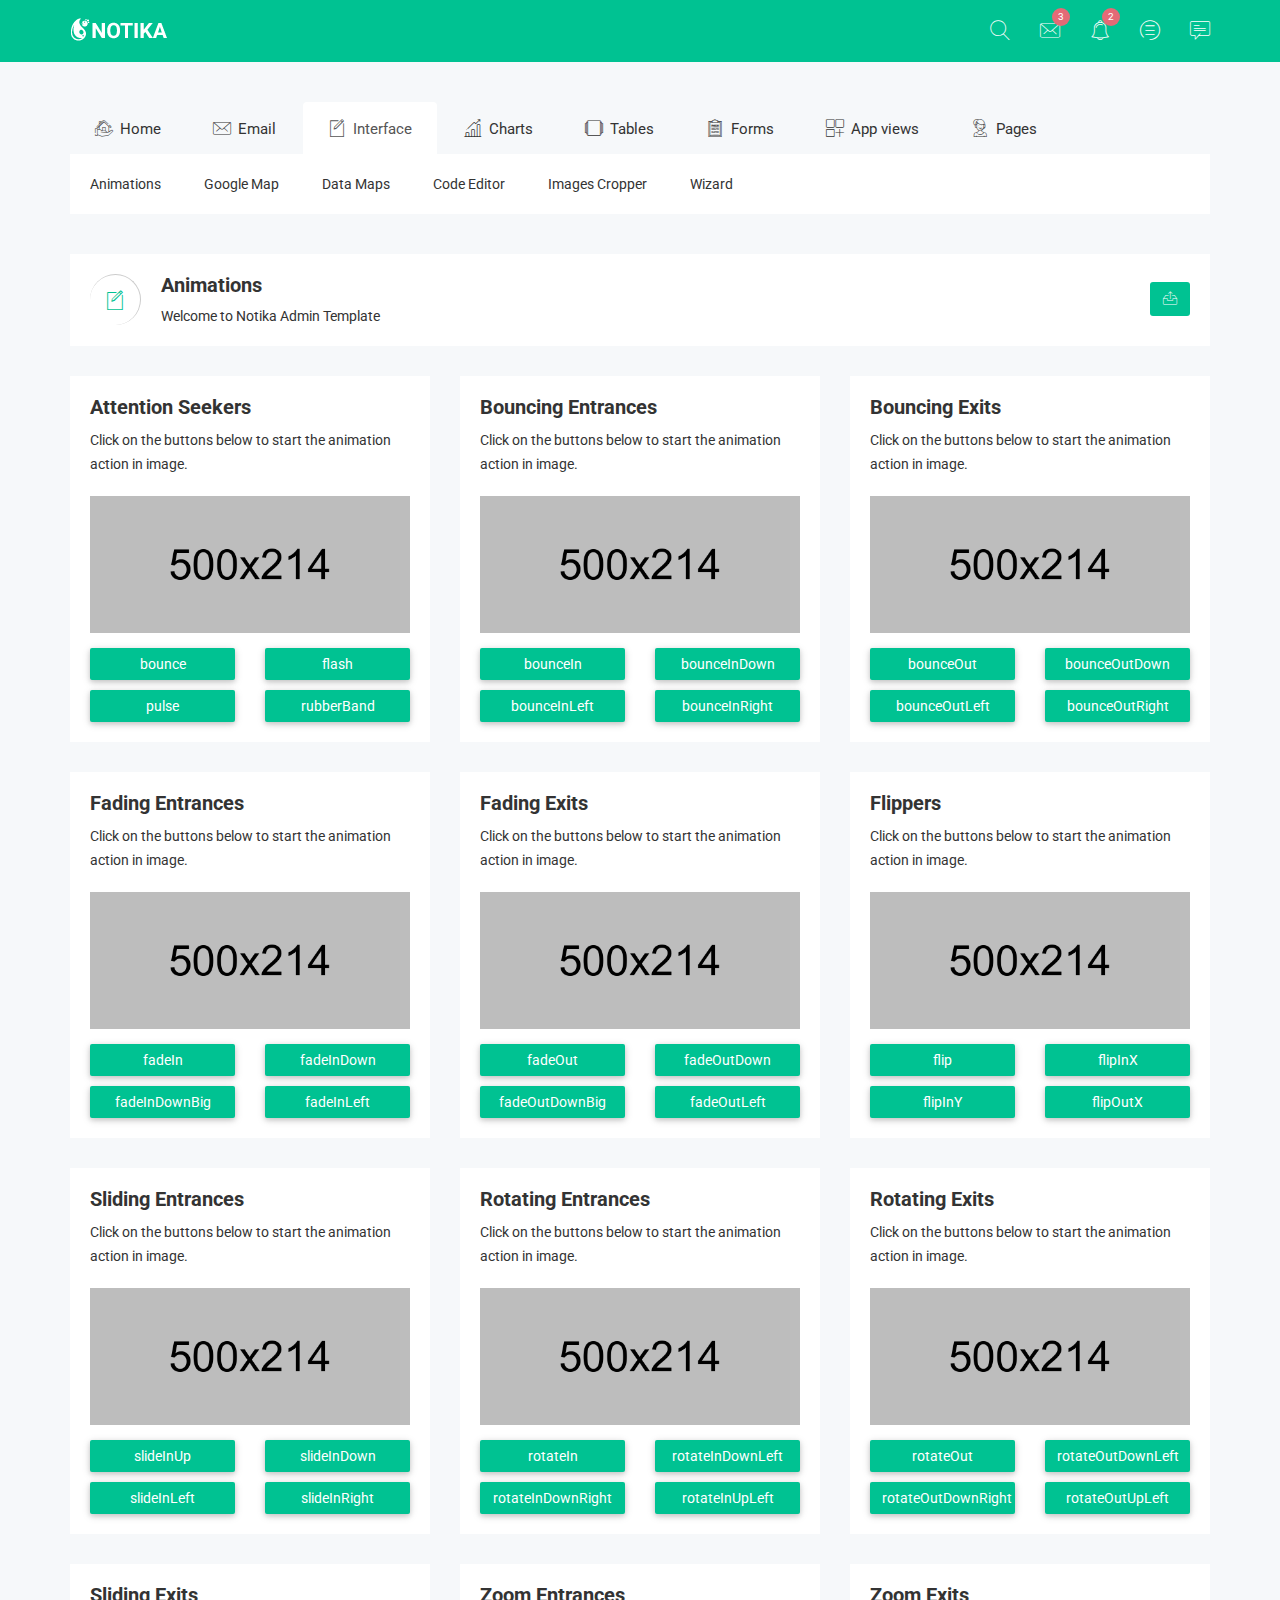
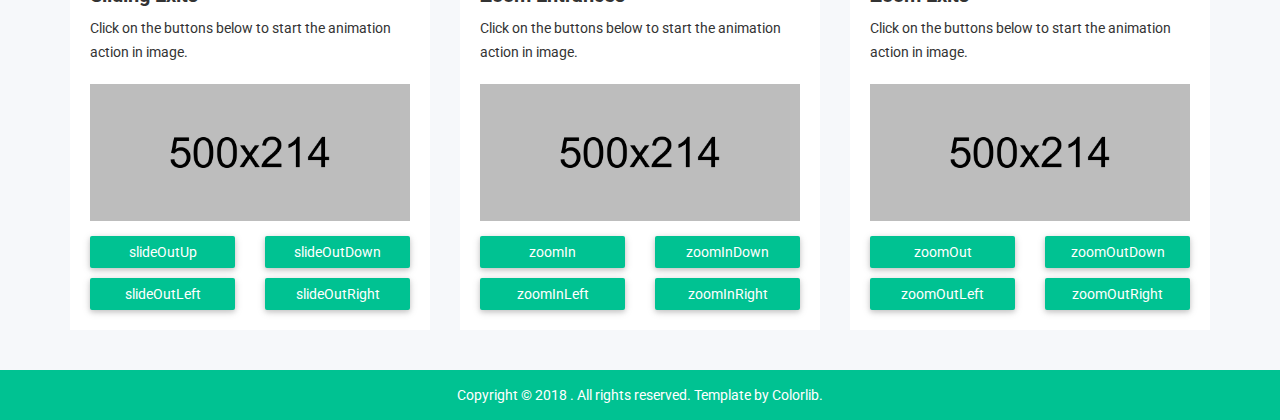
<file: css/admin/animations.html>
<!doctype html>
<html class="no-js" lang="en">

<head>
    <meta charset="utf-8">
    <meta http-equiv="x-ua-compatible" content="ie=edge">
    <title>Animations | Notika - Notika Admin Template</title>
    <meta name="description" content="">
    <meta name="viewport" content="width=device-width, initial-scale=1">
    <!-- favicon
		============================================ -->
    <link rel="shortcut icon" type="image/x-icon" href="img/favicon.ico">
    <!-- Google Fonts
		============================================ -->
    <link href="https://fonts.googleapis.com/css?family=Roboto:100,300,400,700,900" rel="stylesheet">
    <!-- Bootstrap CSS
		============================================ -->
    <link rel="stylesheet" href="css/bootstrap.min.css">
    <!-- font awesome CSS
		============================================ -->
    <link rel="stylesheet" href="css/font-awesome.min.css">
    <!-- owl.carousel CSS
		============================================ -->
    <link rel="stylesheet" href="css/owl.carousel.css">
    <link rel="stylesheet" href="css/owl.theme.css">
    <link rel="stylesheet" href="css/owl.transitions.css">
    <!-- meanmenu CSS
		============================================ -->
    <link rel="stylesheet" href="css/meanmenu/meanmenu.min.css">
    <!-- animate CSS
		============================================ -->
    <link rel="stylesheet" href="css/animate.css">
    <link rel="stylesheet" href="css/animation/animation-custom.css">
    <!-- normalize CSS
		============================================ -->
    <link rel="stylesheet" href="css/normalize.css">
    <!-- mCustomScrollbar CSS
		============================================ -->
    <link rel="stylesheet" href="css/scrollbar/jquery.mCustomScrollbar.min.css">
    <!-- Notika icon CSS
		============================================ -->
    <link rel="stylesheet" href="css/notika-custom-icon.css">
    <!-- wave CSS
		============================================ -->
    <link rel="stylesheet" href="css/wave/waves.min.css">
    <!-- main CSS
		============================================ -->
    <link rel="stylesheet" href="css/main.css">
    <!-- style CSS
		============================================ -->
    <link rel="stylesheet" href="style.css">
    <!-- responsive CSS
		============================================ -->
    <link rel="stylesheet" href="css/responsive.css">
    <!-- modernizr JS
		============================================ -->
    <script src="js/vendor/modernizr-2.8.3.min.js"></script>
</head>

<body>
    <!--[if lt IE 8]>
            <p class="browserupgrade">You are using an <strong>outdated</strong> browser. Please <a href="http://browsehappy.com/">upgrade your browser</a> to improve your experience.</p>
        <![endif]-->
    <!-- Start Header Top Area -->
    <div class="header-top-area">
        <div class="container">
            <div class="row">
                <div class="col-lg-4 col-md-4 col-sm-12 col-xs-12">
                    <div class="logo-area">
                        <a href="#"><img src="img/logo/logo.png" alt="" /></a>
                    </div>
                </div>
                <div class="col-lg-8 col-md-8 col-sm-12 col-xs-12">
                    <div class="header-top-menu">
                        <ul class="nav navbar-nav notika-top-nav">
                            <li class="nav-item dropdown">
                                <a href="#" data-toggle="dropdown" role="button" aria-expanded="false" class="nav-link dropdown-toggle"><span><i class="notika-icon notika-search"></i></span></a>
                                <div role="menu" class="dropdown-menu search-dd animated flipInX">
                                    <div class="search-input">
                                        <i class="notika-icon notika-left-arrow"></i>
                                        <input type="text" />
                                    </div>
                                </div>
                            </li>
                            <li class="nav-item dropdown">
                                <a href="#" data-toggle="dropdown" role="button" aria-expanded="false" class="nav-link dropdown-toggle"><span><i class="notika-icon notika-mail"></i></span></a>
                                <div role="menu" class="dropdown-menu message-dd animated zoomIn">
                                    <div class="hd-mg-tt">
                                        <h2>Messages</h2>
                                    </div>
                                    <div class="hd-message-info">
                                        <a href="#">
                                            <div class="hd-message-sn">
                                                <div class="hd-message-img">
                                                    <img src="img/post/1.jpg" alt="" />
                                                </div>
                                                <div class="hd-mg-ctn">
                                                    <h3>David Belle</h3>
                                                    <p>Cum sociis natoque penatibus et magnis dis parturient montes</p>
                                                </div>
                                            </div>
                                        </a>
                                        <a href="#">
                                            <div class="hd-message-sn">
                                                <div class="hd-message-img">
                                                    <img src="img/post/2.jpg" alt="" />
                                                </div>
                                                <div class="hd-mg-ctn">
                                                    <h3>Jonathan Morris</h3>
                                                    <p>Cum sociis natoque penatibus et magnis dis parturient montes</p>
                                                </div>
                                            </div>
                                        </a>
                                        <a href="#">
                                            <div class="hd-message-sn">
                                                <div class="hd-message-img">
                                                    <img src="img/post/4.jpg" alt="" />
                                                </div>
                                                <div class="hd-mg-ctn">
                                                    <h3>Fredric Mitchell</h3>
                                                    <p>Cum sociis natoque penatibus et magnis dis parturient montes</p>
                                                </div>
                                            </div>
                                        </a>
                                        <a href="#">
                                            <div class="hd-message-sn">
                                                <div class="hd-message-img">
                                                    <img src="img/post/1.jpg" alt="" />
                                                </div>
                                                <div class="hd-mg-ctn">
                                                    <h3>David Belle</h3>
                                                    <p>Cum sociis natoque penatibus et magnis dis parturient montes</p>
                                                </div>
                                            </div>
                                        </a>
                                        <a href="#">
                                            <div class="hd-message-sn">
                                                <div class="hd-message-img">
                                                    <img src="img/post/2.jpg" alt="" />
                                                </div>
                                                <div class="hd-mg-ctn">
                                                    <h3>Glenn Jecobs</h3>
                                                    <p>Cum sociis natoque penatibus et magnis dis parturient montes</p>
                                                </div>
                                            </div>
                                        </a>
                                    </div>
                                    <div class="hd-mg-va">
                                        <a href="#">View All</a>
                                    </div>
                                </div>
                            </li>
                            <li class="nav-item nc-al"><a href="#" data-toggle="dropdown" role="button" aria-expanded="false" class="nav-link dropdown-toggle"><span><i class="notika-icon notika-alarm"></i></span><div class="spinner4 spinner-4"></div><div class="ntd-ctn"><span>3</span></div></a>
                                <div role="menu" class="dropdown-menu message-dd notification-dd animated zoomIn">
                                    <div class="hd-mg-tt">
                                        <h2>Notification</h2>
                                    </div>
                                    <div class="hd-message-info">
                                        <a href="#">
                                            <div class="hd-message-sn">
                                                <div class="hd-message-img">
                                                    <img src="img/post/1.jpg" alt="" />
                                                </div>
                                                <div class="hd-mg-ctn">
                                                    <h3>David Belle</h3>
                                                    <p>Cum sociis natoque penatibus et magnis dis parturient montes</p>
                                                </div>
                                            </div>
                                        </a>
                                        <a href="#">
                                            <div class="hd-message-sn">
                                                <div class="hd-message-img">
                                                    <img src="img/post/2.jpg" alt="" />
                                                </div>
                                                <div class="hd-mg-ctn">
                                                    <h3>Jonathan Morris</h3>
                                                    <p>Cum sociis natoque penatibus et magnis dis parturient montes</p>
                                                </div>
                                            </div>
                                        </a>
                                        <a href="#">
                                            <div class="hd-message-sn">
                                                <div class="hd-message-img">
                                                    <img src="img/post/4.jpg" alt="" />
                                                </div>
                                                <div class="hd-mg-ctn">
                                                    <h3>Fredric Mitchell</h3>
                                                    <p>Cum sociis natoque penatibus et magnis dis parturient montes</p>
                                                </div>
                                            </div>
                                        </a>
                                        <a href="#">
                                            <div class="hd-message-sn">
                                                <div class="hd-message-img">
                                                    <img src="img/post/1.jpg" alt="" />
                                                </div>
                                                <div class="hd-mg-ctn">
                                                    <h3>David Belle</h3>
                                                    <p>Cum sociis natoque penatibus et magnis dis parturient montes</p>
                                                </div>
                                            </div>
                                        </a>
                                        <a href="#">
                                            <div class="hd-message-sn">
                                                <div class="hd-message-img">
                                                    <img src="img/post/2.jpg" alt="" />
                                                </div>
                                                <div class="hd-mg-ctn">
                                                    <h3>Glenn Jecobs</h3>
                                                    <p>Cum sociis natoque penatibus et magnis dis parturient montes</p>
                                                </div>
                                            </div>
                                        </a>
                                    </div>
                                    <div class="hd-mg-va">
                                        <a href="#">View All</a>
                                    </div>
                                </div>
                            </li>
                            <li class="nav-item"><a href="#" data-toggle="dropdown" role="button" aria-expanded="false" class="nav-link dropdown-toggle"><span><i class="notika-icon notika-menus"></i></span><div class="spinner4 spinner-4"></div><div class="ntd-ctn"><span>2</span></div></a>
                                <div role="menu" class="dropdown-menu message-dd task-dd animated zoomIn">
                                    <div class="hd-mg-tt">
                                        <h2>Tasks</h2>
                                    </div>
                                    <div class="hd-message-info hd-task-info">
                                        <div class="skill">
                                            <div class="progress">
                                                <div class="lead-content">
                                                    <p>HTML5 Validation Report</p>
                                                </div>
                                                <div class="progress-bar wow fadeInLeft" data-progress="95%" style="width: 95%;" data-wow-duration="1.5s" data-wow-delay="1.2s"> <span>95%</span>
                                                </div>
                                            </div>
                                            <div class="progress">
                                                <div class="lead-content">
                                                    <p>Google Chrome Extension</p>
                                                </div>
                                                <div class="progress-bar wow fadeInLeft" data-progress="85%" style="width: 85%;" data-wow-duration="1.5s" data-wow-delay="1.2s"><span>85%</span> </div>
                                            </div>
                                            <div class="progress">
                                                <div class="lead-content">
                                                    <p>Social Internet Projects</p>
                                                </div>
                                                <div class="progress-bar wow fadeInLeft" data-progress="75%" style="width: 75%;" data-wow-duration="1.5s" data-wow-delay="1.2s"><span>75%</span> </div>
                                            </div>
                                            <div class="progress">
                                                <div class="lead-content">
                                                    <p>Bootstrap Admin</p>
                                                </div>
                                                <div class="progress-bar wow fadeInLeft" data-progress="65%" style="width: 65%;" data-wow-duration="1.5s" data-wow-delay="1.2s"><span>65%</span> </div>
                                            </div>
                                            <div class="progress progress-bt">
                                                <div class="lead-content">
                                                    <p>Youtube App</p>
                                                </div>
                                                <div class="progress-bar wow fadeInLeft" data-progress="55%" style="width: 55%;" data-wow-duration="1.5s" data-wow-delay="1.2s"><span>55%</span> </div>
                                            </div>
                                        </div>
                                    </div>
                                    <div class="hd-mg-va">
                                        <a href="#">View All</a>
                                    </div>
                                </div>
                            </li>
                            <li class="nav-item"><a href="#" data-toggle="dropdown" role="button" aria-expanded="false" class="nav-link dropdown-toggle"><span><i class="notika-icon notika-chat"></i></span></a>
                                <div role="menu" class="dropdown-menu message-dd chat-dd animated zoomIn">
                                    <div class="hd-mg-tt">
                                        <h2>Chat</h2>
                                    </div>
                                    <div class="search-people">
                                        <i class="notika-icon notika-left-arrow"></i>
                                        <input type="text" placeholder="Search People" />
                                    </div>
                                    <div class="hd-message-info">
                                        <a href="#">
                                            <div class="hd-message-sn">
                                                <div class="hd-message-img chat-img">
                                                    <img src="img/post/1.jpg" alt="" />
                                                    <div class="chat-avaible"><i class="notika-icon notika-dot"></i></div>
                                                </div>
                                                <div class="hd-mg-ctn">
                                                    <h3>David Belle</h3>
                                                    <p>Available</p>
                                                </div>
                                            </div>
                                        </a>
                                        <a href="#">
                                            <div class="hd-message-sn">
                                                <div class="hd-message-img chat-img">
                                                    <img src="img/post/2.jpg" alt="" />
                                                </div>
                                                <div class="hd-mg-ctn">
                                                    <h3>Jonathan Morris</h3>
                                                    <p>Last seen 3 hours ago</p>
                                                </div>
                                            </div>
                                        </a>
                                        <a href="#">
                                            <div class="hd-message-sn">
                                                <div class="hd-message-img chat-img">
                                                    <img src="img/post/4.jpg" alt="" />
                                                </div>
                                                <div class="hd-mg-ctn">
                                                    <h3>Fredric Mitchell</h3>
                                                    <p>Last seen 2 minutes ago</p>
                                                </div>
                                            </div>
                                        </a>
                                        <a href="#">
                                            <div class="hd-message-sn">
                                                <div class="hd-message-img chat-img">
                                                    <img src="img/post/1.jpg" alt="" />
                                                    <div class="chat-avaible"><i class="notika-icon notika-dot"></i></div>
                                                </div>
                                                <div class="hd-mg-ctn">
                                                    <h3>David Belle</h3>
                                                    <p>Available</p>
                                                </div>
                                            </div>
                                        </a>
                                        <a href="#">
                                            <div class="hd-message-sn">
                                                <div class="hd-message-img chat-img">
                                                    <img src="img/post/2.jpg" alt="" />
                                                    <div class="chat-avaible"><i class="notika-icon notika-dot"></i></div>
                                                </div>
                                                <div class="hd-mg-ctn">
                                                    <h3>Glenn Jecobs</h3>
                                                    <p>Available</p>
                                                </div>
                                            </div>
                                        </a>
                                    </div>
                                    <div class="hd-mg-va">
                                        <a href="#">View All</a>
                                    </div>
                                </div>
                            </li>
                        </ul>
                    </div>
                </div>
            </div>
        </div>
    </div>
    <!-- End Header Top Area -->
    <!-- Mobile Menu start -->
    <div class="mobile-menu-area">
        <div class="container">
            <div class="row">
                <div class="col-lg-12 col-md-12 col-sm-12 col-xs-12">
                    <div class="mobile-menu">
                        <nav id="dropdown">
                            <ul class="mobile-menu-nav">
                                <li><a data-toggle="collapse" data-target="#Charts" href="#">Home</a>
                                    <ul class="collapse dropdown-header-top">
                                        <li><a href="index.html">Dashboard One</a></li>
                                        <li><a href="index-2.html">Dashboard Two</a></li>
                                        <li><a href="index-3.html">Dashboard Three</a></li>
                                        <li><a href="index-4.html">Dashboard Four</a></li>
                                        <li><a href="analytics.html">Analytics</a></li>
                                        <li><a href="widgets.html">Widgets</a></li>
                                    </ul>
                                </li>
                                <li><a data-toggle="collapse" data-target="#demoevent" href="#">Email</a>
                                    <ul id="demoevent" class="collapse dropdown-header-top">
                                        <li><a href="inbox.html">Inbox</a></li>
                                        <li><a href="view-email.html">View Email</a></li>
                                        <li><a href="compose-email.html">Compose Email</a></li>
                                    </ul>
                                </li>
                                <li><a data-toggle="collapse" data-target="#democrou" href="#">Interface</a>
                                    <ul id="democrou" class="collapse dropdown-header-top">
                                        <li><a href="animations.html">Animations</a></li>
                                        <li><a href="google-map.html">Google Map</a></li>
                                        <li><a href="data-map.html">Data Maps</a></li>
                                        <li><a href="code-editor.html">Code Editor</a></li>
                                        <li><a href="image-cropper.html">Images Cropper</a></li>
                                        <li><a href="wizard.html">Wizard</a></li>
                                    </ul>
                                </li>
                                <li><a data-toggle="collapse" data-target="#demolibra" href="#">Charts</a>
                                    <ul id="demolibra" class="collapse dropdown-header-top">
                                        <li><a href="flot-charts.html">Flot Charts</a></li>
                                        <li><a href="bar-charts.html">Bar Charts</a></li>
                                        <li><a href="line-charts.html">Line Charts</a></li>
                                        <li><a href="area-charts.html">Area Charts</a></li>
                                    </ul>
                                </li>
                                <li><a data-toggle="collapse" data-target="#demodepart" href="#">Tables</a>
                                    <ul id="demodepart" class="collapse dropdown-header-top">
                                        <li><a href="normal-table.html">Normal Table</a></li>
                                        <li><a href="data-table.html">Data Table</a></li>
                                    </ul>
                                </li>
                                <li><a data-toggle="collapse" data-target="#demo" href="#">Forms</a>
                                    <ul id="demo" class="collapse dropdown-header-top">
                                        <li><a href="form-elements.html">Form Elements</a></li>
                                        <li><a href="form-components.html">Form Components</a></li>
                                        <li><a href="form-examples.html">Form Examples</a></li>
                                    </ul>
                                </li>
                                <li><a data-toggle="collapse" data-target="#Miscellaneousmob" href="#">App views</a>
                                    <ul id="Miscellaneousmob" class="collapse dropdown-header-top">
                                        <li><a href="notification.html">Notifications</a>
                                        </li>
                                        <li><a href="alert.html">Alerts</a>
                                        </li>
                                        <li><a href="modals.html">Modals</a>
                                        </li>
                                        <li><a href="buttons.html">Buttons</a>
                                        </li>
                                        <li><a href="tabs.html">Tabs</a>
                                        </li>
                                        <li><a href="accordion.html">Accordion</a>
                                        </li>
                                        <li><a href="dialog.html">Dialogs</a>
                                        </li>
                                        <li><a href="popovers.html">Popovers</a>
                                        </li>
                                        <li><a href="tooltips.html">Tooltips</a>
                                        </li>
                                        <li><a href="dropdown.html">Dropdowns</a>
                                        </li>
                                    </ul>
                                </li>
                                <li><a data-toggle="collapse" data-target="#Pagemob" href="#">Pages</a>
                                    <ul id="Pagemob" class="collapse dropdown-header-top">
                                        <li><a href="contact.html">Contact</a>
                                        </li>
                                        <li><a href="invoice.html">Invoice</a>
                                        </li>
                                        <li><a href="typography.html">Typography</a>
                                        </li>
                                        <li><a href="color.html">Color</a>
                                        </li>
                                        <li><a href="login-register.html">Login Register</a>
                                        </li>
                                        <li><a href="404.html">404 Page</a>
                                        </li>
                                    </ul>
                                </li>
                            </ul>
                        </nav>
                    </div>
                </div>
            </div>
        </div>
    </div>
    <!-- Mobile Menu end -->
    <!-- Main Menu area start-->
    <div class="main-menu-area mg-tb-40">
        <div class="container">
            <div class="row">
                <div class="col-lg-12 col-md-12 col-sm-12 col-xs-12">
                    <ul class="nav nav-tabs notika-menu-wrap menu-it-icon-pro">
                        <li><a data-toggle="tab" href="#Home"><i class="notika-icon notika-house"></i> Home</a>
                        </li>
                        <li><a data-toggle="tab" href="#mailbox"><i class="notika-icon notika-mail"></i> Email</a>
                        </li>
                        <li class="active"><a data-toggle="tab" href="#Interface"><i class="notika-icon notika-edit"></i> Interface</a>
                        </li>
                        <li><a data-toggle="tab" href="#Charts"><i class="notika-icon notika-bar-chart"></i> Charts</a>
                        </li>
                        <li><a data-toggle="tab" href="#Tables"><i class="notika-icon notika-windows"></i> Tables</a>
                        </li>
                        <li><a data-toggle="tab" href="#Forms"><i class="notika-icon notika-form"></i> Forms</a>
                        </li>
                        <li><a data-toggle="tab" href="#Appviews"><i class="notika-icon notika-app"></i> App views</a>
                        </li>
                        <li><a data-toggle="tab" href="#Page"><i class="notika-icon notika-support"></i> Pages</a>
                        </li>
                    </ul>
                    <div class="tab-content custom-menu-content">
                        <div id="Home" class="tab-pane in notika-tab-menu-bg animated flipInX">
                            <ul class="notika-main-menu-dropdown">
                                <li><a href="index.html">Dashboard One</a>
                                </li>
                                <li><a href="index-2.html">Dashboard Two</a>
                                </li>
                                <li><a href="index-3.html">Dashboard Three</a>
                                </li>
                                <li><a href="index-4.html">Dashboard Four</a>
                                </li>
                                <li><a href="analytics.html">Analytics</a>
                                </li>
                                <li><a href="widgets.html">Widgets</a>
                                </li>
                            </ul>
                        </div>
                        <div id="mailbox" class="tab-pane notika-tab-menu-bg animated flipInX">
                            <ul class="notika-main-menu-dropdown">
                                <li><a href="inbox.html">Inbox</a>
                                </li>
                                <li><a href="view-email.html">View Email</a>
                                </li>
                                <li><a href="compose-email.html">Compose Email</a>
                                </li>
                            </ul>
                        </div>
                        <div id="Interface" class="tab-pane active notika-tab-menu-bg animated flipInX">
                            <ul class="notika-main-menu-dropdown">
                                <li><a href="animations.html">Animations</a>
                                </li>
                                <li><a href="google-map.html">Google Map</a>
                                </li>
                                <li><a href="data-map.html">Data Maps</a>
                                </li>
                                <li><a href="code-editor.html">Code Editor</a>
                                </li>
                                <li><a href="image-cropper.html">Images Cropper</a>
                                </li>
                                <li><a href="wizard.html">Wizard</a>
                                </li>
                            </ul>
                        </div>
                        <div id="Charts" class="tab-pane notika-tab-menu-bg animated flipInX">
                            <ul class="notika-main-menu-dropdown">
                                <li><a href="flot-charts.html">Flot Charts</a>
                                </li>
                                <li><a href="bar-charts.html">Bar Charts</a>
                                </li>
                                <li><a href="line-charts.html">Line Charts</a>
                                </li>
                                <li><a href="area-charts.html">Area Charts</a>
                                </li>
                            </ul>
                        </div>
                        <div id="Tables" class="tab-pane notika-tab-menu-bg animated flipInX">
                            <ul class="notika-main-menu-dropdown">
                                <li><a href="normal-table.html">Normal Table</a>
                                </li>
                                <li><a href="data-table.html">Data Table</a>
                                </li>
                            </ul>
                        </div>
                        <div id="Forms" class="tab-pane notika-tab-menu-bg animated flipInX">
                            <ul class="notika-main-menu-dropdown">
                                <li><a href="form-elements.html">Form Elements</a>
                                </li>
                                <li><a href="form-components.html">Form Components</a>
                                </li>
                                <li><a href="form-examples.html">Form Examples</a>
                                </li>
                            </ul>
                        </div>
                        <div id="Appviews" class="tab-pane notika-tab-menu-bg animated flipInX">
                            <ul class="notika-main-menu-dropdown">
                                <li><a href="notification.html">Notifications</a>
                                </li>
                                <li><a href="alert.html">Alerts</a>
                                </li>
                                <li><a href="modals.html">Modals</a>
                                </li>
                                <li><a href="buttons.html">Buttons</a>
                                </li>
                                <li><a href="tabs.html">Tabs</a>
                                </li>
                                <li><a href="accordion.html">Accordion</a>
                                </li>
                                <li><a href="dialog.html">Dialogs</a>
                                </li>
                                <li><a href="popovers.html">Popovers</a>
                                </li>
                                <li><a href="tooltips.html">Tooltips</a>
                                </li>
                                <li><a href="dropdown.html">Dropdowns</a>
                                </li>
                            </ul>
                        </div>
                        <div id="Page" class="tab-pane notika-tab-menu-bg animated flipInX">
                            <ul class="notika-main-menu-dropdown">
                                <li><a href="contact.html">Contact</a>
                                </li>
                                <li><a href="invoice.html">Invoice</a>
                                </li>
                                <li><a href="typography.html">Typography</a>
                                </li>
                                <li><a href="color.html">Color</a>
                                </li>
                                <li><a href="login-register.html">Login Register</a>
                                </li>
                                <li><a href="404.html">404 Page</a>
                                </li>
                            </ul>
                        </div>
                    </div>
                </div>
            </div>
        </div>
    </div>
    <!-- Main Menu area End-->
	<!-- Breadcomb area Start-->
	<div class="breadcomb-area">
		<div class="container">
			<div class="row">
				<div class="col-lg-12 col-md-12 col-sm-12 col-xs-12">
					<div class="breadcomb-list">
						<div class="row">
							<div class="col-lg-6 col-md-6 col-sm-6 col-xs-12">
								<div class="breadcomb-wp">
									<div class="breadcomb-icon">
										<i class="notika-icon notika-edit"></i>
									</div>
									<div class="breadcomb-ctn">
										<h2>Animations</h2>
										<p>Welcome to Notika <span class="bread-ntd">Admin Template</span></p>
									</div>
								</div>
							</div>
							<div class="col-lg-6 col-md-6 col-sm-6 col-xs-3">
								<div class="breadcomb-report">
									<button data-toggle="tooltip" data-placement="left" title="Download Report" class="btn"><i class="notika-icon notika-sent"></i></button>
								</div>
							</div>
						</div>
					</div>
				</div>
			</div>
		</div>
	</div>
	<!-- Breadcomb area End-->
    <!-- Animateions area start-->
    <div class="animation-area">
        <div class="container">
            <div class="row">
                <div class="col-lg-4 col-md-4 col-sm-4 col-xs-12">
                    <div class="animation-single-int">
                        <div class="animation-ctn-hd">
                            <h2>Attention Seekers</h2>
                            <p>Click on the buttons below to start the animation action in image.</p>
                        </div>
                        <div class="animation-img mg-b-15">
                            <img class="animate-one" src="img/widgets/2.png" alt="" />
                        </div>
                        <div class="animation-action">
                            <div class="row">
                                <div class="col-lg-6">
                                    <div class="animation-btn">
                                        <button class="btn ant-nk-st bounce-ac">bounce</button>
                                    </div>
                                </div>
                                <div class="col-lg-6">
                                    <div class="animation-btn sm-res-mg-t-10 tb-res-mg-t-10 dk-res-mg-t-10">
                                        <button class="btn ant-nk-st flash-ac">flash</button>
                                    </div>
                                </div>
                            </div>
                            <div class="row mg-t-10">
                                <div class="col-lg-6">
                                    <div class="animation-btn">
                                        <button class="btn ant-nk-st pulse-ac">pulse</button>
                                    </div>
                                </div>
                                <div class="col-lg-6">
                                    <div class="animation-btn sm-res-mg-t-10 tb-res-mg-t-10 dk-res-mg-t-10">
                                        <button class="btn ant-nk-st rubberBand-ac">rubberBand</button>
                                    </div>
                                </div>
                            </div>
                        </div>
                    </div>
                </div>
                <div class="col-lg-4 col-md-4 col-sm-4 col-xs-12">
                    <div class="animation-single-int sm-res-mg-t-30">
                        <div class="animation-ctn-hd">
                            <h2>Bouncing Entrances</h2>
                            <p>Click on the buttons below to start the animation action in image.</p>
                        </div>
                        <div class="animation-img mg-b-15">
                            <img class="animate-two" src="img/widgets/4.png" alt="" />
                        </div>
                        <div class="animation-action">
                            <div class="row">
                                <div class="col-lg-6">
                                    <div class="animation-btn">
                                        <button class="btn ant-nk-st bounceIn-ac">bounceIn</button>
                                    </div>
                                </div>
                                <div class="col-lg-6">
                                    <div class="animation-btn sm-res-mg-t-10 tb-res-mg-t-10 dk-res-mg-t-10">
                                        <button class="btn ant-nk-st bounceInDown-ac">bounceInDown</button>
                                    </div>
                                </div>
                            </div>
                            <div class="row mg-t-10">
                                <div class="col-lg-6">
                                    <div class="animation-btn">
                                        <button class="btn ant-nk-st bounceInLeft-ac">bounceInLeft</button>
                                    </div>
                                </div>
                                <div class="col-lg-6">
                                    <div class="animation-btn sm-res-mg-t-10 tb-res-mg-t-10 dk-res-mg-t-10">
                                        <button class="btn ant-nk-st bounceInUp-ac">bounceInRight</button>
                                    </div>
                                </div>
                            </div>
                        </div>
                    </div>
                </div>
                <div class="col-lg-4 col-md-4 col-sm-4 col-xs-12">
                    <div class="animation-single-int sm-res-mg-t-30">
                        <div class="animation-ctn-hd">
                            <h2>Bouncing Exits</h2>
                            <p>Click on the buttons below to start the animation action in image.</p>
                        </div>
                        <div class="animation-img mg-b-15">
                            <img class="animate-three" src="img/widgets/6.png" alt="" />
                        </div>
                        <div class="animation-action">
                            <div class="row">
                                <div class="col-lg-6">
                                    <div class="animation-btn">
                                        <button class="btn ant-nk-st bounceOut-ac">bounceOut</button>
                                    </div>
                                </div>
                                <div class="col-lg-6">
                                    <div class="animation-btn sm-res-mg-t-10 tb-res-mg-t-10 dk-res-mg-t-10">
                                        <button class="btn ant-nk-st bounceOutDown-ac">bounceOutDown</button>
                                    </div>
                                </div>
                            </div>
                            <div class="row mg-t-10">
                                <div class="col-lg-6">
                                    <div class="animation-btn">
                                        <button class="btn ant-nk-st bounceOutLeft-ac">bounceOutLeft</button>
                                    </div>
                                </div>
                                <div class="col-lg-6">
                                    <div class="animation-btn sm-res-mg-t-10 tb-res-mg-t-10 dk-res-mg-t-10">
                                        <button class="btn ant-nk-st bounceOutRight-ac">bounceOutRight</button>
                                    </div>
                                </div>
                            </div>
                        </div>
                    </div>
                </div>
            </div>
            <div class="row">
                <div class="col-lg-4 col-md-4 col-sm-4 col-xs-12">
                    <div class="animation-single-int mg-t-30">
                        <div class="animation-ctn-hd">
                            <h2>Fading Entrances</h2>
                            <p>Click on the buttons below to start the animation action in image.</p>
                        </div>
                        <div class="animation-img mg-b-15">
                            <img class="animate-four" src="img/widgets/2.png" alt="" />
                        </div>
                        <div class="animation-action">
                            <div class="row">
                                <div class="col-lg-6">
                                    <div class="animation-btn">
                                        <button class="btn ant-nk-st fadeIn-ac">fadeIn</button>
                                    </div>
                                </div>
                                <div class="col-lg-6">
                                    <div class="animation-btn sm-res-mg-t-10 tb-res-mg-t-10 dk-res-mg-t-10">
                                        <button class="btn ant-nk-st fadeInDown-ac">fadeInDown</button>
                                    </div>
                                </div>
                            </div>
                            <div class="row mg-t-10">
                                <div class="col-lg-6">
                                    <div class="animation-btn">
                                        <button class="btn ant-nk-st fadeInDownBig-ac">fadeInDownBig</button>
                                    </div>
                                </div>
                                <div class="col-lg-6">
                                    <div class="animation-btn sm-res-mg-t-10 tb-res-mg-t-10 dk-res-mg-t-10">
                                        <button class="btn ant-nk-st fadeInLeft-ac">fadeInLeft</button>
                                    </div>
                                </div>
                            </div>
                        </div>
                    </div>
                </div>
                <div class="col-lg-4 col-md-4 col-sm-4 col-xs-12 mg-t-30">
                    <div class="animation-single-int">
                        <div class="animation-ctn-hd">
                            <h2>Fading Exits</h2>
                            <p>Click on the buttons below to start the animation action in image.</p>
                        </div>
                        <div class="animation-img mg-b-15">
                            <img class="animate-five" src="img/widgets/4.png" alt="" />
                        </div>
                        <div class="animation-action">
                            <div class="row">
                                <div class="col-lg-6">
                                    <div class="animation-btn">
                                        <button class="btn ant-nk-st fadeOut-ac">fadeOut</button>
                                    </div>
                                </div>
                                <div class="col-lg-6">
                                    <div class="animation-btn sm-res-mg-t-10 tb-res-mg-t-10 dk-res-mg-t-10">
                                        <button class="btn ant-nk-st fadeOutDown-ac">fadeOutDown</button>
                                    </div>
                                </div>
                            </div>
                            <div class="row mg-t-10">
                                <div class="col-lg-6">
                                    <div class="animation-btn">
                                        <button class="btn ant-nk-st fadeOutDownBig-ac">fadeOutDownBig</button>
                                    </div>
                                </div>
                                <div class="col-lg-6">
                                    <div class="animation-btn sm-res-mg-t-10 tb-res-mg-t-10 dk-res-mg-t-10">
                                        <button class="btn ant-nk-st fadeOutLeft-ac">fadeOutLeft</button>
                                    </div>
                                </div>
                            </div>
                        </div>
                    </div>
                </div>
                <div class="col-lg-4 col-md-4 col-sm-4 col-xs-12 mg-t-30">
                    <div class="animation-single-int">
                        <div class="animation-ctn-hd">
                            <h2>Flippers</h2>
                            <p>Click on the buttons below to start the animation action in image.</p>
                        </div>
                        <div class="animation-img mg-b-15">
                            <img class="animate-six" src="img/widgets/6.png" alt="" />
                        </div>
                        <div class="animation-action">
                            <div class="row">
                                <div class="col-lg-6">
                                    <div class="animation-btn">
                                        <button class="btn ant-nk-st flip-ac">flip</button>
                                    </div>
                                </div>
                                <div class="col-lg-6">
                                    <div class="animation-btn sm-res-mg-t-10 tb-res-mg-t-10 dk-res-mg-t-10">
                                        <button class="btn ant-nk-st flipInX-ac">flipInX</button>
                                    </div>
                                </div>
                            </div>
                            <div class="row mg-t-10">
                                <div class="col-lg-6">
                                    <div class="animation-btn">
                                        <button class="btn ant-nk-st flipInY-ac">flipInY</button>
                                    </div>
                                </div>
                                <div class="col-lg-6">
                                    <div class="animation-btn sm-res-mg-t-10 tb-res-mg-t-10 dk-res-mg-t-10">
                                        <button class="btn ant-nk-st flipOutX-ac">flipOutX</button>
                                    </div>
                                </div>
                            </div>
                        </div>
                    </div>
                </div>
            </div>
            <div class="row">
                <div class="col-lg-4 col-md-4 col-sm-4 col-xs-12">
                    <div class="animation-single-int mg-t-30">
                        <div class="animation-ctn-hd">
                            <h2>Sliding Entrances</h2>
                            <p>Click on the buttons below to start the animation action in image.</p>
                        </div>
                        <div class="animation-img mg-b-15">
                            <img class="animate-seven" src="img/widgets/2.png" alt="" />
                        </div>
                        <div class="animation-action">
                            <div class="row">
                                <div class="col-lg-6">
                                    <div class="animation-btn">
                                        <button class="btn ant-nk-st slideInUp-ac">slideInUp</button>
                                    </div>
                                </div>
                                <div class="col-lg-6">
                                    <div class="animation-btn sm-res-mg-t-10 tb-res-mg-t-10 dk-res-mg-t-10">
                                        <button class="btn ant-nk-st slideInDown-ac">slideInDown</button>
                                    </div>
                                </div>
                            </div>
                            <div class="row mg-t-10">
                                <div class="col-lg-6">
                                    <div class="animation-btn">
                                        <button class="btn ant-nk-st slideInLeft-ac">slideInLeft</button>
                                    </div>
                                </div>
                                <div class="col-lg-6">
                                    <div class="animation-btn sm-res-mg-t-10 tb-res-mg-t-10 dk-res-mg-t-10">
                                        <button class="btn ant-nk-st slideInRight-ac">slideInRight</button>
                                    </div>
                                </div>
                            </div>
                        </div>
                    </div>
                </div>
                <div class="col-lg-4 col-md-4 col-sm-4 col-xs-12 mg-t-30">
                    <div class="animation-single-int">
                        <div class="animation-ctn-hd">
                            <h2>Rotating Entrances</h2>
                            <p>Click on the buttons below to start the animation action in image.</p>
                        </div>
                        <div class="animation-img mg-b-15">
                            <img class="animate-eight" src="img/widgets/4.png" alt="" />
                        </div>
                        <div class="animation-action">
                            <div class="row">
                                <div class="col-lg-6">
                                    <div class="animation-btn">
                                        <button class="btn ant-nk-st rotateIn-ac">rotateIn</button>
                                    </div>
                                </div>
                                <div class="col-lg-6">
                                    <div class="animation-btn sm-res-mg-t-10 tb-res-mg-t-10 dk-res-mg-t-10">
                                        <button class="btn ant-nk-st rotateInDownLeft-ac">rotateInDownLeft</button>
                                    </div>
                                </div>
                            </div>
                            <div class="row mg-t-10">
                                <div class="col-lg-6">
                                    <div class="animation-btn">
                                        <button class="btn ant-nk-st rotateInDownRight-ac">rotateInDownRight</button>
                                    </div>
                                </div>
                                <div class="col-lg-6">
                                    <div class="animation-btn sm-res-mg-t-10 tb-res-mg-t-10 dk-res-mg-t-10">
                                        <button class="btn ant-nk-st rotateInUpLeft-ac">rotateInUpLeft</button>
                                    </div>
                                </div>
                            </div>
                        </div>
                    </div>
                </div>
                <div class="col-lg-4 col-md-4 col-sm-4 col-xs-12 mg-t-30">
                    <div class="animation-single-int">
                        <div class="animation-ctn-hd">
                            <h2>Rotating Exits</h2>
                            <p>Click on the buttons below to start the animation action in image.</p>
                        </div>
                        <div class="animation-img mg-b-15">
                            <img class="animate-nine" src="img/widgets/6.png" alt="" />
                        </div>
                        <div class="animation-action">
                            <div class="row">
                                <div class="col-lg-6">
                                    <div class="animation-btn">
                                        <button class="btn ant-nk-st rotateOut-ac">rotateOut</button>
                                    </div>
                                </div>
                                <div class="col-lg-6">
                                    <div class="animation-btn sm-res-mg-t-10 tb-res-mg-t-10 dk-res-mg-t-10">
                                        <button class="btn ant-nk-st rotateOutDownLeft-ac">rotateOutDownLeft</button>
                                    </div>
                                </div>
                            </div>
                            <div class="row mg-t-10">
                                <div class="col-lg-6">
                                    <div class="animation-btn">
                                        <button class="btn ant-nk-st rotateOutDownRight-ac">rotateOutDownRight</button>
                                    </div>
                                </div>
                                <div class="col-lg-6">
                                    <div class="animation-btn sm-res-mg-t-10 tb-res-mg-t-10 dk-res-mg-t-10">
                                        <button class="btn ant-nk-st rotateOutUpLeft-ac">rotateOutUpLeft</button>
                                    </div>
                                </div>
                            </div>
                        </div>
                    </div>
                </div>
            </div>
            <div class="row">
                <div class="col-lg-4 col-md-4 col-sm-4 col-xs-12">
                    <div class="animation-single-int mg-t-30">
                        <div class="animation-ctn-hd">
                            <h2>Sliding Exits</h2>
                            <p>Click on the buttons below to start the animation action in image.</p>
                        </div>
                        <div class="animation-img mg-b-15">
                            <img class="animate-ten" src="img/widgets/2.png" alt="" />
                        </div>
                        <div class="animation-action">
                            <div class="row">
                                <div class="col-lg-6">
                                    <div class="animation-btn">
                                        <button class="btn ant-nk-st slideOutUp-ac">slideOutUp</button>
                                    </div>
                                </div>
                                <div class="col-lg-6">
                                    <div class="animation-btn sm-res-mg-t-10 tb-res-mg-t-10 dk-res-mg-t-10">
                                        <button class="btn ant-nk-st slideOutDown-ac">slideOutDown</button>
                                    </div>
                                </div>
                            </div>
                            <div class="row mg-t-10">
                                <div class="col-lg-6">
                                    <div class="animation-btn">
                                        <button class="btn ant-nk-st slideOutLeft-ac">slideOutLeft</button>
                                    </div>
                                </div>
                                <div class="col-lg-6">
                                    <div class="animation-btn sm-res-mg-t-10 tb-res-mg-t-10 dk-res-mg-t-10">
                                        <button class="btn ant-nk-st slideOutRight-ac">slideOutRight</button>
                                    </div>
                                </div>
                            </div>
                        </div>
                    </div>
                </div>
                <div class="col-lg-4 col-md-4 col-sm-4 col-xs-12 mg-t-30">
                    <div class="animation-single-int">
                        <div class="animation-ctn-hd">
                            <h2>Zoom Entrances</h2>
                            <p>Click on the buttons below to start the animation action in image.</p>
                        </div>
                        <div class="animation-img mg-b-15">
                            <img class="animate-eleven" src="img/widgets/4.png" alt="" />
                        </div>
                        <div class="animation-action">
                            <div class="row">
                                <div class="col-lg-6">
                                    <div class="animation-btn">
                                        <button class="btn ant-nk-st zoomIn-ac">zoomIn</button>
                                    </div>
                                </div>
                                <div class="col-lg-6">
                                    <div class="animation-btn sm-res-mg-t-10 tb-res-mg-t-10 dk-res-mg-t-10">
                                        <button class="btn ant-nk-st zoomInDown-ac">zoomInDown</button>
                                    </div>
                                </div>
                            </div>
                            <div class="row mg-t-10">
                                <div class="col-lg-6">
                                    <div class="animation-btn">
                                        <button class="btn ant-nk-st zoomInLeft-ac">zoomInLeft</button>
                                    </div>
                                </div>
                                <div class="col-lg-6">
                                    <div class="animation-btn sm-res-mg-t-10 tb-res-mg-t-10 dk-res-mg-t-10">
                                        <button class="btn ant-nk-st zoomInRight-ac">zoomInRight</button>
                                    </div>
                                </div>
                            </div>
                        </div>
                    </div>
                </div>
                <div class="col-lg-4 col-md-4 col-sm-4 col-xs-12 mg-t-30">
                    <div class="animation-single-int">
                        <div class="animation-ctn-hd">
                            <h2>Zoom Exits</h2>
                            <p>Click on the buttons below to start the animation action in image.</p>
                        </div>
                        <div class="animation-img mg-b-15">
                            <img class="animate-twelve" src="img/widgets/6.png" alt="" />
                        </div>
                        <div class="animation-action">
                            <div class="row">
                                <div class="col-lg-6">
                                    <div class="animation-btn">
                                        <button class="btn ant-nk-st zoomOut-ac">zoomOut</button>
                                    </div>
                                </div>
                                <div class="col-lg-6">
                                    <div class="animation-btn sm-res-mg-t-10 tb-res-mg-t-10 dk-res-mg-t-10">
                                        <button class="btn ant-nk-st zoomOutDown-ac">zoomOutDown</button>
                                    </div>
                                </div>
                            </div>
                            <div class="row mg-t-10">
                                <div class="col-lg-6">
                                    <div class="animation-btn">
                                        <button class="btn ant-nk-st zoomOutLeft-ac">zoomOutLeft</button>
                                    </div>
                                </div>
                                <div class="col-lg-6">
                                    <div class="animation-btn sm-res-mg-t-10 tb-res-mg-t-10 dk-res-mg-t-10">
                                        <button class="btn ant-nk-st zoomOutRight-ac">zoomOutRight</button>
                                    </div>
                                </div>
                            </div>
                        </div>
                    </div>
                </div>
            </div>
        </div>
    </div>
    <!-- Animateions area End-->
    <!-- Start Footer area-->
    <div class="footer-copyright-area">
        <div class="container">
            <div class="row">
                <div class="col-lg-12 col-md-12 col-sm-12 col-xs-12">
                    <div class="footer-copy-right">
                        <p>Copyright © 2018 
. All rights reserved. Template by <a href="https://colorlib.com">Colorlib</a>.</p>
                    </div>
                </div>
            </div>
        </div>
    </div>
    <!-- End Footer area-->
    <!-- jquery
		============================================ -->
    <script src="js/vendor/jquery-1.12.4.min.js"></script>
    <!-- bootstrap JS
		============================================ -->
    <script src="js/bootstrap.min.js"></script>
    <!-- wow JS
		============================================ -->
    <script src="js/wow.min.js"></script>
    <!-- price-slider JS
		============================================ -->
    <script src="js/jquery-price-slider.js"></script>
    <!-- owl.carousel JS
		============================================ -->
    <script src="js/owl.carousel.min.js"></script>
    <!-- scrollUp JS
		============================================ -->
    <script src="js/jquery.scrollUp.min.js"></script>
    <!-- meanmenu JS
		============================================ -->
    <script src="js/meanmenu/jquery.meanmenu.js"></script>
    <!-- counterup JS
		============================================ -->
    <script src="js/counterup/jquery.counterup.min.js"></script>
    <script src="js/counterup/waypoints.min.js"></script>
    <script src="js/counterup/counterup-active.js"></script>
    <!-- mCustomScrollbar JS
		============================================ -->
    <script src="js/scrollbar/jquery.mCustomScrollbar.concat.min.js"></script>
    <!-- sparkline JS
		============================================ -->
    <script src="js/sparkline/jquery.sparkline.min.js"></script>
    <script src="js/sparkline/sparkline-active.js"></script>
    <!-- flot JS
		============================================ -->
    <script src="js/flot/jquery.flot.js"></script>
    <script src="js/flot/jquery.flot.resize.js"></script>
    <script src="js/flot/flot-active.js"></script>
    <!-- knob JS
		============================================ -->
    <script src="js/knob/jquery.knob.js"></script>
    <script src="js/knob/jquery.appear.js"></script>
    <script src="js/knob/knob-active.js"></script>
    <!--  wave JS
		============================================ -->
    <script src="js/wave/waves.min.js"></script>
    <script src="js/wave/wave-active.js"></script>
    <!--  animation JS
		============================================ -->
    <script src="js/animation/animation-active.js"></script>
    <!--  Chat JS
		============================================ -->
    <script src="js/chat/jquery.chat.js"></script>
    <!--  todo JS
		============================================ -->
    <script src="js/todo/jquery.todo.js"></script>
    <!-- plugins JS
		============================================ -->
    <script src="js/plugins.js"></script>
    <!-- main JS
		============================================ -->
    <script src="js/main.js"></script>
	<!-- tawk chat JS
		============================================ -->
    <script src="js/tawk-chat.js"></script>
</body>

</html>
</file>
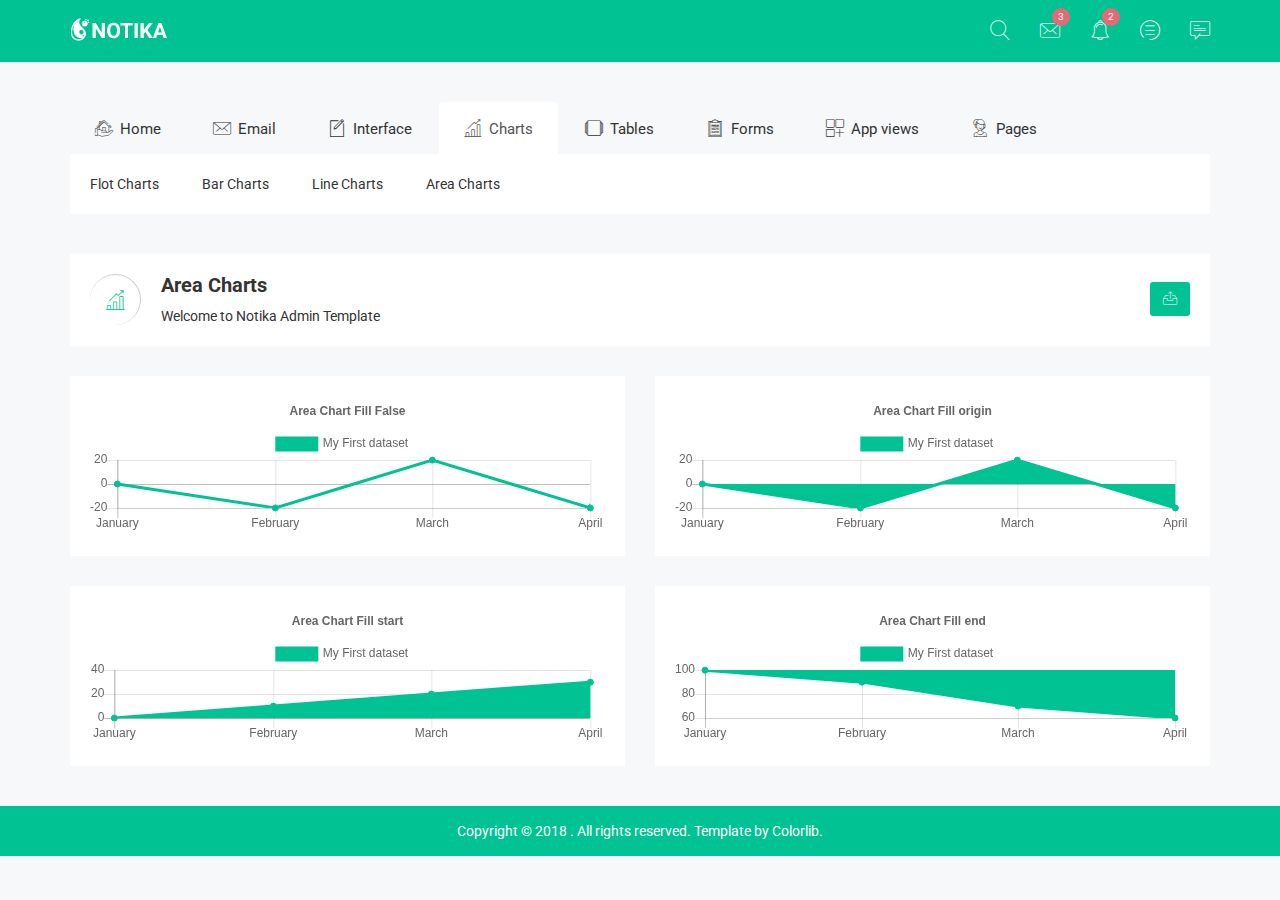
<file: css/admin/area-charts.html>
<!doctype html>
<html class="no-js" lang="">

<head>
    <meta charset="utf-8">
    <meta http-equiv="x-ua-compatible" content="ie=edge">
    <title>Area Charts | Notika - Notika Admin Template</title>
    <meta name="description" content="">
    <meta name="viewport" content="width=device-width, initial-scale=1">
    <!-- favicon
		============================================ -->
    <link rel="shortcut icon" type="image/x-icon" href="img/favicon.ico">
    <!-- Google Fonts
		============================================ -->
    <link href="https://fonts.googleapis.com/css?family=Roboto:100,300,400,700,900" rel="stylesheet">
    <!-- Bootstrap CSS
		============================================ -->
    <link rel="stylesheet" href="css/bootstrap.min.css">
    <!-- font awesome CSS
		============================================ -->
    <link rel="stylesheet" href="css/font-awesome.min.css">
    <!-- owl.carousel CSS
		============================================ -->
    <link rel="stylesheet" href="css/owl.carousel.css">
    <link rel="stylesheet" href="css/owl.theme.css">
    <link rel="stylesheet" href="css/owl.transitions.css">
    <!-- meanmenu CSS
		============================================ -->
    <link rel="stylesheet" href="css/meanmenu/meanmenu.min.css">
    <!-- animate CSS
		============================================ -->
    <link rel="stylesheet" href="css/animate.css">
    <!-- normalize CSS
		============================================ -->
    <link rel="stylesheet" href="css/normalize.css">
	<!-- wave CSS
		============================================ -->
    <link rel="stylesheet" href="css/wave/waves.min.css">
    <link rel="stylesheet" href="css/wave/button.css">
    <!-- mCustomScrollbar CSS
		============================================ -->
    <link rel="stylesheet" href="css/scrollbar/jquery.mCustomScrollbar.min.css">
    <!-- Notika icon CSS
		============================================ -->
    <link rel="stylesheet" href="css/notika-custom-icon.css">
    <!-- main CSS
		============================================ -->
    <link rel="stylesheet" href="css/main.css">
    <!-- style CSS
		============================================ -->
    <link rel="stylesheet" href="style.css">
    <!-- responsive CSS
		============================================ -->
    <link rel="stylesheet" href="css/responsive.css">
    <!-- modernizr JS
		============================================ -->
    <script src="js/vendor/modernizr-2.8.3.min.js"></script>
</head>

<body>
    <!--[if lt IE 8]>
            <p class="browserupgrade">You are using an <strong>outdated</strong> browser. Please <a href="http://browsehappy.com/">upgrade your browser</a> to improve your experience.</p>
        <![endif]-->
    <!-- Start Header Top Area -->
    <div class="header-top-area">
        <div class="container">
            <div class="row">
                <div class="col-lg-4 col-md-4 col-sm-12 col-xs-12">
                    <div class="logo-area">
                        <a href="#"><img src="img/logo/logo.png" alt="" /></a>
                    </div>
                </div>
                <div class="col-lg-8 col-md-8 col-sm-12 col-xs-12">
                    <div class="header-top-menu">
                        <ul class="nav navbar-nav notika-top-nav">
                            <li class="nav-item dropdown">
                                <a href="#" data-toggle="dropdown" role="button" aria-expanded="false" class="nav-link dropdown-toggle"><span><i class="notika-icon notika-search"></i></span></a>
                                <div role="menu" class="dropdown-menu search-dd animated flipInX">
                                    <div class="search-input">
                                        <i class="notika-icon notika-left-arrow"></i>
                                        <input type="text" />
                                    </div>
                                </div>
                            </li>
                            <li class="nav-item dropdown">
                                <a href="#" data-toggle="dropdown" role="button" aria-expanded="false" class="nav-link dropdown-toggle"><span><i class="notika-icon notika-mail"></i></span></a>
                                <div role="menu" class="dropdown-menu message-dd animated zoomIn">
                                    <div class="hd-mg-tt">
                                        <h2>Messages</h2>
                                    </div>
                                    <div class="hd-message-info">
                                        <a href="#">
                                            <div class="hd-message-sn">
                                                <div class="hd-message-img">
                                                    <img src="img/post/1.jpg" alt="" />
                                                </div>
                                                <div class="hd-mg-ctn">
                                                    <h3>David Belle</h3>
                                                    <p>Cum sociis natoque penatibus et magnis dis parturient montes</p>
                                                </div>
                                            </div>
                                        </a>
                                        <a href="#">
                                            <div class="hd-message-sn">
                                                <div class="hd-message-img">
                                                    <img src="img/post/2.jpg" alt="" />
                                                </div>
                                                <div class="hd-mg-ctn">
                                                    <h3>Jonathan Morris</h3>
                                                    <p>Cum sociis natoque penatibus et magnis dis parturient montes</p>
                                                </div>
                                            </div>
                                        </a>
                                        <a href="#">
                                            <div class="hd-message-sn">
                                                <div class="hd-message-img">
                                                    <img src="img/post/4.jpg" alt="" />
                                                </div>
                                                <div class="hd-mg-ctn">
                                                    <h3>Fredric Mitchell</h3>
                                                    <p>Cum sociis natoque penatibus et magnis dis parturient montes</p>
                                                </div>
                                            </div>
                                        </a>
                                        <a href="#">
                                            <div class="hd-message-sn">
                                                <div class="hd-message-img">
                                                    <img src="img/post/1.jpg" alt="" />
                                                </div>
                                                <div class="hd-mg-ctn">
                                                    <h3>David Belle</h3>
                                                    <p>Cum sociis natoque penatibus et magnis dis parturient montes</p>
                                                </div>
                                            </div>
                                        </a>
                                        <a href="#">
                                            <div class="hd-message-sn">
                                                <div class="hd-message-img">
                                                    <img src="img/post/2.jpg" alt="" />
                                                </div>
                                                <div class="hd-mg-ctn">
                                                    <h3>Glenn Jecobs</h3>
                                                    <p>Cum sociis natoque penatibus et magnis dis parturient montes</p>
                                                </div>
                                            </div>
                                        </a>
                                    </div>
                                    <div class="hd-mg-va">
                                        <a href="#">View All</a>
                                    </div>
                                </div>
                            </li>
                            <li class="nav-item nc-al"><a href="#" data-toggle="dropdown" role="button" aria-expanded="false" class="nav-link dropdown-toggle"><span><i class="notika-icon notika-alarm"></i></span><div class="spinner4 spinner-4"></div><div class="ntd-ctn"><span>3</span></div></a>
                                <div role="menu" class="dropdown-menu message-dd notification-dd animated zoomIn">
                                    <div class="hd-mg-tt">
                                        <h2>Notification</h2>
                                    </div>
                                    <div class="hd-message-info">
                                        <a href="#">
                                            <div class="hd-message-sn">
                                                <div class="hd-message-img">
                                                    <img src="img/post/1.jpg" alt="" />
                                                </div>
                                                <div class="hd-mg-ctn">
                                                    <h3>David Belle</h3>
                                                    <p>Cum sociis natoque penatibus et magnis dis parturient montes</p>
                                                </div>
                                            </div>
                                        </a>
                                        <a href="#">
                                            <div class="hd-message-sn">
                                                <div class="hd-message-img">
                                                    <img src="img/post/2.jpg" alt="" />
                                                </div>
                                                <div class="hd-mg-ctn">
                                                    <h3>Jonathan Morris</h3>
                                                    <p>Cum sociis natoque penatibus et magnis dis parturient montes</p>
                                                </div>
                                            </div>
                                        </a>
                                        <a href="#">
                                            <div class="hd-message-sn">
                                                <div class="hd-message-img">
                                                    <img src="img/post/4.jpg" alt="" />
                                                </div>
                                                <div class="hd-mg-ctn">
                                                    <h3>Fredric Mitchell</h3>
                                                    <p>Cum sociis natoque penatibus et magnis dis parturient montes</p>
                                                </div>
                                            </div>
                                        </a>
                                        <a href="#">
                                            <div class="hd-message-sn">
                                                <div class="hd-message-img">
                                                    <img src="img/post/1.jpg" alt="" />
                                                </div>
                                                <div class="hd-mg-ctn">
                                                    <h3>David Belle</h3>
                                                    <p>Cum sociis natoque penatibus et magnis dis parturient montes</p>
                                                </div>
                                            </div>
                                        </a>
                                        <a href="#">
                                            <div class="hd-message-sn">
                                                <div class="hd-message-img">
                                                    <img src="img/post/2.jpg" alt="" />
                                                </div>
                                                <div class="hd-mg-ctn">
                                                    <h3>Glenn Jecobs</h3>
                                                    <p>Cum sociis natoque penatibus et magnis dis parturient montes</p>
                                                </div>
                                            </div>
                                        </a>
                                    </div>
                                    <div class="hd-mg-va">
                                        <a href="#">View All</a>
                                    </div>
                                </div>
                            </li>
                            <li class="nav-item"><a href="#" data-toggle="dropdown" role="button" aria-expanded="false" class="nav-link dropdown-toggle"><span><i class="notika-icon notika-menus"></i></span><div class="spinner4 spinner-4"></div><div class="ntd-ctn"><span>2</span></div></a>
                                <div role="menu" class="dropdown-menu message-dd task-dd animated zoomIn">
                                    <div class="hd-mg-tt">
                                        <h2>Tasks</h2>
                                    </div>
                                    <div class="hd-message-info hd-task-info">
                                        <div class="skill">
                                            <div class="progress">
                                                <div class="lead-content">
                                                    <p>HTML5 Validation Report</p>
                                                </div>
                                                <div class="progress-bar wow fadeInLeft" data-progress="95%" style="width: 95%;" data-wow-duration="1.5s" data-wow-delay="1.2s"> <span>95%</span>
                                                </div>
                                            </div>
                                            <div class="progress">
                                                <div class="lead-content">
                                                    <p>Google Chrome Extension</p>
                                                </div>
                                                <div class="progress-bar wow fadeInLeft" data-progress="85%" style="width: 85%;" data-wow-duration="1.5s" data-wow-delay="1.2s"><span>85%</span> </div>
                                            </div>
                                            <div class="progress">
                                                <div class="lead-content">
                                                    <p>Social Internet Projects</p>
                                                </div>
                                                <div class="progress-bar wow fadeInLeft" data-progress="75%" style="width: 75%;" data-wow-duration="1.5s" data-wow-delay="1.2s"><span>75%</span> </div>
                                            </div>
                                            <div class="progress">
                                                <div class="lead-content">
                                                    <p>Bootstrap Admin</p>
                                                </div>
                                                <div class="progress-bar wow fadeInLeft" data-progress="65%" style="width: 65%;" data-wow-duration="1.5s" data-wow-delay="1.2s"><span>65%</span> </div>
                                            </div>
                                            <div class="progress progress-bt">
                                                <div class="lead-content">
                                                    <p>Youtube App</p>
                                                </div>
                                                <div class="progress-bar wow fadeInLeft" data-progress="55%" style="width: 55%;" data-wow-duration="1.5s" data-wow-delay="1.2s"><span>55%</span> </div>
                                            </div>
                                        </div>
                                    </div>
                                    <div class="hd-mg-va">
                                        <a href="#">View All</a>
                                    </div>
                                </div>
                            </li>
                            <li class="nav-item"><a href="#" data-toggle="dropdown" role="button" aria-expanded="false" class="nav-link dropdown-toggle"><span><i class="notika-icon notika-chat"></i></span></a>
                                <div role="menu" class="dropdown-menu message-dd chat-dd animated zoomIn">
                                    <div class="hd-mg-tt">
                                        <h2>Chat</h2>
                                    </div>
                                    <div class="search-people">
                                        <i class="notika-icon notika-left-arrow"></i>
                                        <input type="text" placeholder="Search People" />
                                    </div>
                                    <div class="hd-message-info">
                                        <a href="#">
                                            <div class="hd-message-sn">
                                                <div class="hd-message-img chat-img">
                                                    <img src="img/post/1.jpg" alt="" />
                                                    <div class="chat-avaible"><i class="notika-icon notika-dot"></i></div>
                                                </div>
                                                <div class="hd-mg-ctn">
                                                    <h3>David Belle</h3>
                                                    <p>Available</p>
                                                </div>
                                            </div>
                                        </a>
                                        <a href="#">
                                            <div class="hd-message-sn">
                                                <div class="hd-message-img chat-img">
                                                    <img src="img/post/2.jpg" alt="" />
                                                </div>
                                                <div class="hd-mg-ctn">
                                                    <h3>Jonathan Morris</h3>
                                                    <p>Last seen 3 hours ago</p>
                                                </div>
                                            </div>
                                        </a>
                                        <a href="#">
                                            <div class="hd-message-sn">
                                                <div class="hd-message-img chat-img">
                                                    <img src="img/post/4.jpg" alt="" />
                                                </div>
                                                <div class="hd-mg-ctn">
                                                    <h3>Fredric Mitchell</h3>
                                                    <p>Last seen 2 minutes ago</p>
                                                </div>
                                            </div>
                                        </a>
                                        <a href="#">
                                            <div class="hd-message-sn">
                                                <div class="hd-message-img chat-img">
                                                    <img src="img/post/1.jpg" alt="" />
                                                    <div class="chat-avaible"><i class="notika-icon notika-dot"></i></div>
                                                </div>
                                                <div class="hd-mg-ctn">
                                                    <h3>David Belle</h3>
                                                    <p>Available</p>
                                                </div>
                                            </div>
                                        </a>
                                        <a href="#">
                                            <div class="hd-message-sn">
                                                <div class="hd-message-img chat-img">
                                                    <img src="img/post/2.jpg" alt="" />
                                                    <div class="chat-avaible"><i class="notika-icon notika-dot"></i></div>
                                                </div>
                                                <div class="hd-mg-ctn">
                                                    <h3>Glenn Jecobs</h3>
                                                    <p>Available</p>
                                                </div>
                                            </div>
                                        </a>
                                    </div>
                                    <div class="hd-mg-va">
                                        <a href="#">View All</a>
                                    </div>
                                </div>
                            </li>
                        </ul>
                    </div>
                </div>
            </div>
        </div>
    </div>
    <!-- End Header Top Area -->
    <!-- Mobile Menu start -->
    <div class="mobile-menu-area">
        <div class="container">
            <div class="row">
                <div class="col-lg-12 col-md-12 col-sm-12 col-xs-12">
                    <div class="mobile-menu">
                        <nav id="dropdown">
                            <ul class="mobile-menu-nav">
                                <li><a data-toggle="collapse" data-target="#Charts" href="#">Home</a>
                                    <ul class="collapse dropdown-header-top">
                                        <li><a href="index.html">Dashboard One</a></li>
                                        <li><a href="index-2.html">Dashboard Two</a></li>
                                        <li><a href="index-3.html">Dashboard Three</a></li>
                                        <li><a href="index-4.html">Dashboard Four</a></li>
                                        <li><a href="analytics.html">Analytics</a></li>
                                        <li><a href="widgets.html">Widgets</a></li>
                                    </ul>
                                </li>
                                <li><a data-toggle="collapse" data-target="#demoevent" href="#">Email</a>
                                    <ul id="demoevent" class="collapse dropdown-header-top">
                                        <li><a href="inbox.html">Inbox</a></li>
                                        <li><a href="view-email.html">View Email</a></li>
                                        <li><a href="compose-email.html">Compose Email</a></li>
                                    </ul>
                                </li>
                                <li><a data-toggle="collapse" data-target="#democrou" href="#">Interface</a>
                                    <ul id="democrou" class="collapse dropdown-header-top">
                                        <li><a href="animations.html">Animations</a></li>
                                        <li><a href="google-map.html">Google Map</a></li>
                                        <li><a href="data-map.html">Data Maps</a></li>
                                        <li><a href="code-editor.html">Code Editor</a></li>
                                        <li><a href="image-cropper.html">Images Cropper</a></li>
                                        <li><a href="wizard.html">Wizard</a></li>
                                    </ul>
                                </li>
                                <li><a data-toggle="collapse" data-target="#demolibra" href="#">Charts</a>
                                    <ul id="demolibra" class="collapse dropdown-header-top">
                                        <li><a href="flot-charts.html">Flot Charts</a></li>
                                        <li><a href="bar-charts.html">Bar Charts</a></li>
                                        <li><a href="line-charts.html">Line Charts</a></li>
                                        <li><a href="area-charts.html">Area Charts</a></li>
                                    </ul>
                                </li>
                                <li><a data-toggle="collapse" data-target="#demodepart" href="#">Tables</a>
                                    <ul id="demodepart" class="collapse dropdown-header-top">
                                        <li><a href="normal-table.html">Normal Table</a></li>
                                        <li><a href="data-table.html">Data Table</a></li>
                                    </ul>
                                </li>
                                <li><a data-toggle="collapse" data-target="#demo" href="#">Forms</a>
                                    <ul id="demo" class="collapse dropdown-header-top">
                                        <li><a href="form-elements.html">Form Elements</a></li>
                                        <li><a href="form-components.html">Form Components</a></li>
                                        <li><a href="form-examples.html">Form Examples</a></li>
                                    </ul>
                                </li>
                                <li><a data-toggle="collapse" data-target="#Miscellaneousmob" href="#">App views</a>
                                    <ul id="Miscellaneousmob" class="collapse dropdown-header-top">
                                        <li><a href="notification.html">Notifications</a>
                                        </li>
                                        <li><a href="alert.html">Alerts</a>
                                        </li>
                                        <li><a href="modals.html">Modals</a>
                                        </li>
                                        <li><a href="buttons.html">Buttons</a>
                                        </li>
                                        <li><a href="tabs.html">Tabs</a>
                                        </li>
                                        <li><a href="accordion.html">Accordion</a>
                                        </li>
                                        <li><a href="dialog.html">Dialogs</a>
                                        </li>
                                        <li><a href="popovers.html">Popovers</a>
                                        </li>
                                        <li><a href="tooltips.html">Tooltips</a>
                                        </li>
                                        <li><a href="dropdown.html">Dropdowns</a>
                                        </li>
                                    </ul>
                                </li>
                                <li><a data-toggle="collapse" data-target="#Pagemob" href="#">Pages</a>
                                    <ul id="Pagemob" class="collapse dropdown-header-top">
                                        <li><a href="contact.html">Contact</a>
                                        </li>
                                        <li><a href="invoice.html">Invoice</a>
                                        </li>
                                        <li><a href="typography.html">Typography</a>
                                        </li>
                                        <li><a href="color.html">Color</a>
                                        </li>
                                        <li><a href="login-register.html">Login Register</a>
                                        </li>
                                        <li><a href="404.html">404 Page</a>
                                        </li>
                                    </ul>
                                </li>
                            </ul>
                        </nav>
                    </div>
                </div>
            </div>
        </div>
    </div>
    <!-- Mobile Menu end -->
    <!-- Main Menu area start-->
    <div class="main-menu-area mg-tb-40">
        <div class="container">
            <div class="row">
                <div class="col-lg-12 col-md-12 col-sm-12 col-xs-12">
                    <ul class="nav nav-tabs notika-menu-wrap menu-it-icon-pro">
                        <li><a data-toggle="tab" href="#Home"><i class="notika-icon notika-house"></i> Home</a>
                        </li>
                        <li><a data-toggle="tab" href="#mailbox"><i class="notika-icon notika-mail"></i> Email</a>
                        </li>
                        <li><a data-toggle="tab" href="#Interface"><i class="notika-icon notika-edit"></i> Interface</a>
                        </li>
                        <li class="active"><a data-toggle="tab" href="#Charts"><i class="notika-icon notika-bar-chart"></i> Charts</a>
                        </li>
                        <li><a data-toggle="tab" href="#Tables"><i class="notika-icon notika-windows"></i> Tables</a>
                        </li>
                        <li><a data-toggle="tab" href="#Forms"><i class="notika-icon notika-form"></i> Forms</a>
                        </li>
                        <li><a data-toggle="tab" href="#Appviews"><i class="notika-icon notika-app"></i> App views</a>
                        </li>
                        <li><a data-toggle="tab" href="#Page"><i class="notika-icon notika-support"></i> Pages</a>
                        </li>
                    </ul>
                    <div class="tab-content custom-menu-content">
                        <div id="Home" class="tab-pane in notika-tab-menu-bg animated flipInX">
                            <ul class="notika-main-menu-dropdown">
                                <li><a href="index.html">Dashboard One</a>
                                </li>
                                <li><a href="index-2.html">Dashboard Two</a>
                                </li>
                                <li><a href="index-3.html">Dashboard Three</a>
                                </li>
                                <li><a href="index-4.html">Dashboard Four</a>
                                </li>
                                <li><a href="analytics.html">Analytics</a>
                                </li>
                                <li><a href="widgets.html">Widgets</a>
                                </li>
                            </ul>
                        </div>
                        <div id="mailbox" class="tab-pane notika-tab-menu-bg animated flipInX">
                            <ul class="notika-main-menu-dropdown">
                                <li><a href="inbox.html">Inbox</a>
                                </li>
                                <li><a href="view-email.html">View Email</a>
                                </li>
                                <li><a href="compose-email.html">Compose Email</a>
                                </li>
                            </ul>
                        </div>
                        <div id="Interface" class="tab-pane notika-tab-menu-bg animated flipInX">
                            <ul class="notika-main-menu-dropdown">
                                <li><a href="animations.html">Animations</a>
                                </li>
                                <li><a href="google-map.html">Google Map</a>
                                </li>
                                <li><a href="data-map.html">Data Maps</a>
                                </li>
                                <li><a href="code-editor.html">Code Editor</a>
                                </li>
                                <li><a href="image-cropper.html">Images Cropper</a>
                                </li>
                                <li><a href="wizard.html">Wizard</a>
                                </li>
                            </ul>
                        </div>
                        <div id="Charts" class="tab-pane active notika-tab-menu-bg animated flipInX">
                            <ul class="notika-main-menu-dropdown">
                                <li><a href="flot-charts.html">Flot Charts</a>
                                </li>
                                <li><a href="bar-charts.html">Bar Charts</a>
                                </li>
                                <li><a href="line-charts.html">Line Charts</a>
                                </li>
                                <li><a href="area-charts.html">Area Charts</a>
                                </li>
                            </ul>
                        </div>
                        <div id="Tables" class="tab-pane notika-tab-menu-bg animated flipInX">
                            <ul class="notika-main-menu-dropdown">
                                <li><a href="normal-table.html">Normal Table</a>
                                </li>
                                <li><a href="data-table.html">Data Table</a>
                                </li>
                            </ul>
                        </div>
                        <div id="Forms" class="tab-pane notika-tab-menu-bg animated flipInX">
                            <ul class="notika-main-menu-dropdown">
                                <li><a href="form-elements.html">Form Elements</a>
                                </li>
                                <li><a href="form-components.html">Form Components</a>
                                </li>
                                <li><a href="form-examples.html">Form Examples</a>
                                </li>
                            </ul>
                        </div>
                        <div id="Appviews" class="tab-pane notika-tab-menu-bg animated flipInX">
                            <ul class="notika-main-menu-dropdown">
                                <li><a href="notification.html">Notifications</a>
                                </li>
                                <li><a href="alert.html">Alerts</a>
                                </li>
                                <li><a href="modals.html">Modals</a>
                                </li>
                                <li><a href="buttons.html">Buttons</a>
                                </li>
                                <li><a href="tabs.html">Tabs</a>
                                </li>
                                <li><a href="accordion.html">Accordion</a>
                                </li>
                                <li><a href="dialog.html">Dialogs</a>
                                </li>
                                <li><a href="popovers.html">Popovers</a>
                                </li>
                                <li><a href="tooltips.html">Tooltips</a>
                                </li>
                                <li><a href="dropdown.html">Dropdowns</a>
                                </li>
                            </ul>
                        </div>
                        <div id="Page" class="tab-pane notika-tab-menu-bg animated flipInX">
                            <ul class="notika-main-menu-dropdown">
                                <li><a href="contact.html">Contact</a>
                                </li>
                                <li><a href="invoice.html">Invoice</a>
                                </li>
                                <li><a href="typography.html">Typography</a>
                                </li>
                                <li><a href="color.html">Color</a>
                                </li>
                                <li><a href="login-register.html">Login Register</a>
                                </li>
                                <li><a href="404.html">404 Page</a>
                                </li>
                            </ul>
                        </div>
                    </div>
                </div>
            </div>
        </div>
    </div>
    <!-- Main Menu area End-->
	<!-- Breadcomb area Start-->
	<div class="breadcomb-area">
		<div class="container">
			<div class="row">
				<div class="col-lg-12 col-md-12 col-sm-12 col-xs-12">
					<div class="breadcomb-list">
						<div class="row">
							<div class="col-lg-6 col-md-6 col-sm-6 col-xs-12">
								<div class="breadcomb-wp">
									<div class="breadcomb-icon">
										<i class="notika-icon notika-bar-chart"></i>
									</div>
									<div class="breadcomb-ctn">
										<h2>Area Charts</h2>
										<p>Welcome to Notika <span class="bread-ntd">Admin Template</span></p>
									</div>
								</div>
							</div>
							<div class="col-lg-6 col-md-6 col-sm-6 col-xs-3">
								<div class="breadcomb-report">
									<button data-toggle="tooltip" data-placement="left" title="Download Report" class="btn"><i class="notika-icon notika-sent"></i></button>
								</div>
							</div>
						</div>
					</div>
				</div>
			</div>
		</div>
	</div>
	<!-- Breadcomb area End-->
    <!-- Bar Chart area End-->
    <div class="area-chart-area">
        <div class="container">
            <div class="row">
                <div class="col-lg-6 col-md-6 col-sm-6 col-xs-12">
                    <div class="area-chart-wp">
                        <canvas height="140vh" width="180vw" id="areachartfalse"></canvas>
                    </div>
                </div>
                <div class="col-lg-6 col-md-6 col-sm-6 col-xs-12">
                    <div class="area-chart-wp sm-res-mg-t-30">
                        <canvas height="140vh" width="180vw" id="areachartorigin"></canvas>
                    </div>
                </div>
            </div>
            <div class="row">
                <div class="col-lg-6 col-md-6 col-sm-6 col-xs-12">
                    <div class="area-chart-wp mg-t-30">
                        <canvas height="140vh" width="180vw" id="areachartfillstart"></canvas>
                    </div>
                </div>
                <div class="col-lg-6 col-md-6 col-sm-6 col-xs-12">
                    <div class="area-chart-wp mg-t-30">
                        <canvas height="140vh" width="180vw" id="areachartend"></canvas>
                    </div>
                </div>
            </div>
        </div>
    </div>
    <!-- Bar Chart area End-->
    <!-- Start Footer area-->
    <div class="footer-copyright-area">
        <div class="container">
            <div class="row">
                <div class="col-lg-12 col-md-12 col-sm-12 col-xs-12">
                    <div class="footer-copy-right">
                        <p>Copyright © 2018 
. All rights reserved. Template by <a href="https://colorlib.com">Colorlib</a>.</p>
                    </div>
                </div>
            </div>
        </div>
    </div>
    <!-- End Footer area-->
    <!-- jquery
		============================================ -->
    <script src="js/vendor/jquery-1.12.4.min.js"></script>
    <!-- bootstrap JS
		============================================ -->
    <script src="js/bootstrap.min.js"></script>
    <!-- wow JS
		============================================ -->
    <script src="js/wow.min.js"></script>
    <!-- price-slider JS
		============================================ -->
    <script src="js/jquery-price-slider.js"></script>
    <!-- owl.carousel JS
		============================================ -->
    <script src="js/owl.carousel.min.js"></script>
    <!-- scrollUp JS
		============================================ -->
    <script src="js/jquery.scrollUp.min.js"></script>
    <!-- meanmenu JS
		============================================ -->
    <script src="js/meanmenu/jquery.meanmenu.js"></script>
    <!-- counterup JS
		============================================ -->
    <script src="js/counterup/jquery.counterup.min.js"></script>
    <script src="js/counterup/waypoints.min.js"></script>
    <script src="js/counterup/counterup-active.js"></script>
    <!-- mCustomScrollbar JS
		============================================ -->
    <script src="js/scrollbar/jquery.mCustomScrollbar.concat.min.js"></script>
    <!-- sparkline JS
		============================================ -->
    <script src="js/sparkline/jquery.sparkline.min.js"></script>
    <script src="js/sparkline/sparkline-active.js"></script>
    <!-- flot JS
		============================================ -->
    <script src="js/flot/jquery.flot.js"></script>
    <script src="js/flot/jquery.flot.resize.js"></script>
    <script src="js/flot/flot-active.js"></script>
    <!-- knob JS
		============================================ -->
    <script src="js/knob/jquery.knob.js"></script>
    <script src="js/knob/jquery.appear.js"></script>
    <script src="js/knob/knob-active.js"></script>
    <!--  Chat JS
		============================================ -->
    <script src="js/chat/jquery.chat.js"></script>
    <!-- Charts JS
		============================================ -->
    <script src="js/charts/Chart.js"></script>
    <script src="js/charts/area-chart.js"></script>
    <!--  todo JS
		============================================ -->
    <script src="js/todo/jquery.todo.js"></script>
	<!--  wave JS
		============================================ -->
    <script src="js/wave/waves.min.js"></script>
    <script src="js/wave/wave-active.js"></script>
    <!-- plugins JS
		============================================ -->
    <script src="js/plugins.js"></script>
    <!-- main JS
		============================================ -->
    <script src="js/main.js"></script>
	<!-- tawk chat JS
		============================================ -->
    <script src="js/tawk-chat.js"></script>
</body>

</html>
</file>
<file: css/admin/css/notika-custom-icon.css>
@font-face {
  font-family: 'notika-icon';
  src:  url('fonts/notika-icon.eot?qzfrsz');
  src:  url('fonts/notika-icon.eot?qzfrsz#iefix') format('embedded-opentype'),
    url('fonts/notika-icon.ttf?qzfrsz') format('truetype'),
    url('fonts/notika-icon.woff?qzfrsz') format('woff'),
    url('fonts/notika-icon.svg?qzfrsz#notika-icon') format('svg');
  font-weight: normal;
  font-style: normal;
}

.notika-icon {
  /* use !important to prevent issues with browser extensions that change fonts */
  font-family: 'notika-icon' !important;
  speak: none;
  font-style: normal;
  font-weight: normal;
  font-variant: normal;
  text-transform: none;
  line-height: 1;

  /* Better Font Rendering =========== */
  -webkit-font-smoothing: antialiased;
  -moz-osx-font-smoothing: grayscale;
}

.notika-menu-befores:before {
  content: "\e93d";
}
.notika-menu-after:before {
  content: "\e93b";
}
.notika-menu-before:before {
  content: "\e93c";
}
.notika-menu-sidebar:before {
  content: "\e93a";
}
.notika-skype:before {
  content: "\e939";
}
.notika-app:before {
  content: "\e936";
}
.notika-form:before {
  content: "\e937";
}
.notika-windows:before {
  content: "\e938";
}
.notika-bar-chart:before {
  content: "\e935";
}
.notika-alarm:before {
  content: "\e900";
}
.notika-arrow-right:before {
  content: "\e901";
}
.notika-avable:before {
  content: "\e902";
}
.notika-back:before {
  content: "\e903";
}
.notika-calendar:before {
  content: "\e904";
}
.notika-chat:before {
  content: "\e905";
}
.notika-checked:before {
  content: "\e906";
}
.notika-close:before {
  content: "\e907";
}
.notika-cloud:before {
  content: "\e908";
}
.notika-credit-card:before {
  content: "\e909";
}
.notika-dollar:before {
  content: "\e90a";
}
.notika-dot:before {
  content: "\e90b";
}
.notika-down-arrow:before {
  content: "\e90c";
}
.notika-draft:before {
  content: "\e90d";
}
.notika-edit:before {
  content: "\e90e";
}
.notika-eye:before {
  content: "\e90f";
}
.notika-facebook:before {
  content: "\e910";
}
.notika-file:before {
  content: "\e911";
}
.notika-finance:before {
  content: "\e912";
}
.notika-flag:before {
  content: "\e913";
}
.notika-house:before {
  content: "\e914";
}
.notika-ip-locator:before {
  content: "\e915";
}
.notika-left-arrow:before {
  content: "\e916";
}
.notika-mail:before {
  content: "\e917";
}
.notika-map:before {
  content: "\e918";
}
.notika-menu:before {
  content: "\e919";
}
.notika-menus:before {
  content: "\e91a";
}
.notika-minus-symbol:before {
  content: "\e91b";
}
.notika-more-button:before {
  content: "\e91c";
}
.notika-next:before {
  content: "\e91d";
}
.notika-next-pro:before {
  content: "\e91e";
}
.notika-paperclip:before {
  content: "\e91f";
}
.notika-phone:before {
  content: "\e920";
}
.notika-picture:before {
  content: "\e921";
}
.notika-pinterest:before {
  content: "\e922";
}
.notika-plus-symbol:before {
  content: "\e923";
}
.notika-print:before {
  content: "\e924";
}
.notika-promos:before {
  content: "\e925";
}
.notika-refresh:before {
  content: "\e926";
}
.notika-right-arrow:before {
  content: "\e927";
}
.notika-search:before {
  content: "\e928";
}
.notika-sent:before {
  content: "\e929";
}
.notika-settings:before {
  content: "\e92a";
}
.notika-social:before {
  content: "\e92b";
}
.notika-star:before {
  content: "\e92c";
}
.notika-success:before {
  content: "\e92d";
}
.notika-support:before {
  content: "\e92e";
}
.notika-tax:before {
  content: "\e92f";
}
.notika-trash:before {
  content: "\e930";
}
.notika-travel:before {
  content: "\e931";
}
.notika-twitter:before {
  content: "\e932";
}
.notika-up-arrow:before {
  content: "\e933";
}
.notika-wifi:before {
  content: "\e934";
}
</file>
<file: css/admin/css/main.css>
/*! HTML5 Boilerplate v5.2.0 | MIT License | https://html5boilerplate.com/ */

/*
 * What follows is the result of much research on cross-browser styling.
 * Credit left inline and big thanks to Nicolas Gallagher, Jonathan Neal,
 * Kroc Camen, and the H5BP dev community and team.
 */

/* ==========================================================================
   Base styles: opinionated defaults
   ========================================================================== */

html {
    color: #222;
    font-size: 1em;
    line-height: 1.4;
}

/*
 * Remove text-shadow in selection highlight:
 * https://twitter.com/miketaylr/status/12228805301
 *
 * These selection rule sets have to be separate.
 * Customize the background color to match your design.
 */

::-moz-selection {
    background: #b3d4fc;
    text-shadow: none;
}

::selection {
    background: #b3d4fc;
    text-shadow: none;
}

/*
 * A better looking default horizontal rule
 */

hr {
    display: block;
    height: 1px;
    border: 0;
    border-top: 1px solid #ccc;
    margin: 1em 0;
    padding: 0;
}

/*
 * Remove the gap between audio, canvas, iframes,
 * images, videos and the bottom of their containers:
 * https://github.com/h5bp/html5-boilerplate/issues/440
 */

audio,
canvas,
iframe,
img,
svg,
video {
    vertical-align: middle;
}

/*
 * Remove default fieldset styles.
 */

fieldset {
    border: 0;
    margin: 0;
    padding: 0;
}

/*
 * Allow only vertical resizing of textareas.
 */

textarea {
    resize: vertical;
}

/* ==========================================================================
   Browser Upgrade Prompt
   ========================================================================== */

.browserupgrade {
    margin: 0.2em 0;
    background: #ccc;
    color: #000;
    padding: 0.2em 0;
}

/* ==========================================================================
   Author's custom styles
   ========================================================================== */

















/* ==========================================================================
   Helper classes
   ========================================================================== */

/*
 * Hide visually and from screen readers:
 */

.hidden {
    display: none !important;
}

/*
 * Hide only visually, but have it available for screen readers:
 * http://snook.ca/archives/html_and_css/hiding-content-for-accessibility
 */

.visuallyhidden {
    border: 0;
    clip: rect(0 0 0 0);
    height: 1px;
    margin: -1px;
    overflow: hidden;
    padding: 0;
    position: absolute;
    width: 1px;
}

/*
 * Extends the .visuallyhidden class to allow the element
 * to be focusable when navigated to via the keyboard:
 * https://www.drupal.org/node/897638
 */

.visuallyhidden.focusable:active,
.visuallyhidden.focusable:focus {
    clip: auto;
    height: auto;
    margin: 0;
    overflow: visible;
    position: static;
    width: auto;
}

/*
 * Hide visually and from screen readers, but maintain layout
 */

.invisible {
    visibility: hidden;
}

/*
 * Clearfix: contain floats
 *
 * For modern browsers
 * 1. The space content is one way to avoid an Opera bug when the
 *    `contenteditable` attribute is included anywhere else in the document.
 *    Otherwise it causes space to appear at the top and bottom of elements
 *    that receive the `clearfix` class.
 * 2. The use of `table` rather than `block` is only necessary if using
 *    `:before` to contain the top-margins of child elements.
 */

.clearfix:before,
.clearfix:after {
    content: " "; /* 1 */
    display: table; /* 2 */
}

.clearfix:after {
    clear: both;
}

/* ==========================================================================
   EXAMPLE Media Queries for Responsive Design.
   These examples override the primary ('mobile first') styles.
   Modify as content requires.
   ========================================================================== */

@media only screen and (min-width: 35em) {
    /* Style adjustments for viewports that meet the condition */
}

@media print,
       (-webkit-min-device-pixel-ratio: 1.25),
       (min-resolution: 1.25dppx),
       (min-resolution: 120dpi) {
    /* Style adjustments for high resolution devices */
}

/* ==========================================================================
   Print styles.
   Inlined to avoid the additional HTTP request:
   http://www.phpied.com/delay-loading-your-print-css/
   ========================================================================== */

@media print {
    *,
    *:before,
    *:after {
        background: transparent !important;
        color: #000 !important; /* Black prints faster:
                                   http://www.sanbeiji.com/archives/953 */
        box-shadow: none !important;
        text-shadow: none !important;
    }

    a,
    a:visited {
        text-decoration: underline;
    }

    a[href]:after {
        content: " (" attr(href) ")";
    }

    abbr[title]:after {
        content: " (" attr(title) ")";
    }

    /*
     * Don't show links that are fragment identifiers,
     * or use the `javascript:` pseudo protocol
     */

    a[href^="#"]:after,
    a[href^="javascript:"]:after {
        content: "";
    }

    pre,
    blockquote {
        border: 1px solid #999;
        page-break-inside: avoid;
    }

    /*
     * Printing Tables:
     * http://css-discuss.incutio.com/wiki/Printing_Tables
     */

    thead {
        display: table-header-group;
    }

    tr,
    img {
        page-break-inside: avoid;
    }

    img {
        max-width: 100% !important;
    }

    p,
    h2,
    h3 {
        orphans: 3;
        widows: 3;
    }

    h2,
    h3 {
        page-break-after: avoid;
    }
}
</file>
<file: css/admin/style.css>
/*-----------------------------------------------------------------------------------

    Template Name: Notika - Notika Admin Template 
    Template URI: 
    Description: Notika Admin Template is a responsive admin template based on the famous Bootstrap framework it's easy to edit and customize by documentation.
    Author: lucidtemplate
    Author URI: 
    Version: 1.0

-----------------------------------------------------------------------------------
    
    CSS INDEX
    ===================
	
    1. Theme Default CSS (body, link color, section etc)
    2. Header Top 
    3. Main Menu
    4. status
    5. statistics 
    6. Email statistics
    7. Recent Post
    8. Blog 
    9. Recent Items
    10. Realtime 
    11. Footer 
    12. Todo 
    13. Chat 
    14. Widget 
    15. Widget contact 
    16. Widget contact Form 
    17. Widget tabs 
    18. Analtic 
    19. Alert 
    20. color 
    21. tabs 
    22. Wizard 
    23. Dropdown triggering 
    24. Modals 
    25. Accordion 
    26. Tooltips 
    27. Popovers 
    28. Typography 
    29. Contact 
    30. Inbox 
    31. View Mail 
    32. Compose Mail 
    33. Normal Table 
    34. Data Table 
    35. Form Element
    36. Form Components

-----------------------------------------------------------------------------------*/

/*----------------------------------------*/
/*  1.  Theme default CSS
/*----------------------------------------*/
html, body {font-family: 'Roboto', sans-serif;font-weight:400;}
body {background:#F6F8FA;}
.floatleft {float:left}
.floatright {float:right}
.alignleft {float:left;margin-right:15px;margin-bottom: 15px}
.alignright {float:right;margin-left:15px;margin-bottom: 15px}
.aligncenter {display:block;margin:0 auto 15px}
a:focus {outline:0px solid}
img {max-width:100%;height:auto}
.fix {overflow:hidden}
p {margin:0 0 15px;}
h1, h2, h3, h4, h5, h6 {
  margin: 0 0 10px;
  font-weight:700;
}
a {transition: all 0.3s ease 0s;text-decoration:none;}
a:hover {
  color: #00c292;
  text-decoration: none;
}
a:active, a:hover, a:focus {
  outline: 0 none;
  text-decoration: none;
}
ul{
list-style: outside none none;
margin: 0;
padding: 0
}
.clear{clear:both}
body {}
.mg-tb-40{
	margin:40px 0px;
}
.mg-tb-30{
	margin:30px 0px;
}
.mg-t-30{
	margin-top:30px;
}
.mg-b-15{
	margin-bottom:15px;
}
.mg-t-15{
	margin-top:15px;
}
.mg-t-10{
	margin-top:10px;
}
.mg-t-20{
	margin-top:20px;
}
.nk-red{
	background:#F44336;
}
.nk-pink{
	background:#E91E63;
}
.nk-purple{
	background:#9C27B0;
}
.nk-deep-purple{
	background:#673AB7;
}
.nk-indigo{
	background:#3F51B5;
}
.nk-blue{
	background:#2196F3;
}
.nk-light-blue{
	background:#03A9F4;
}
.nk-cyan{
	background:#00BCD4;
}
.nk-teal{
	background:#009688;
}
.nk-green{
	background:#4CAF50;
}
.nk-light-green{
	background:#8BC34A;
}
.nk-lime{
	background:#CDDC39;
}
.nk-yellow{
	background:#FFEB3B;
}
.nk-amber{
	background:#FFC107;
}
.nk-orange{
	background:#FF9800;
}
.nk-deep-orange{
	background:#FF5722;
}
.nk-brown{
	background:#795548;
}
.nk-gray{
	background:#9E9E9E;
}
.nk-blue-gray{
	background:#607D8B;
}
.nk-black{
	background:#000000;
}
@font-face {
  font-family: 'notika-icon';
  src:  url('fonts/notika-icon.eot?qzfrsz');
  src:  url('fonts/notika-icon.eot?qzfrsz#iefix') format('embedded-opentype'),
    url('fonts/notika-icon.ttf?qzfrsz') format('truetype'),
    url('fonts/notika-icon.woff?qzfrsz') format('woff'),
    url('fonts/notika-icon.svg?qzfrsz#notika-icon') format('svg');
  font-weight: normal;
  font-style: normal;
}
.sale-statistic-inner, .statistic-right-area, .email-statis-inner, .recent-post-wrapper, .blog-inner-list, .realtime-wrap, .add-todo-list, .notika-chat-list, .recent-signup-inner, .ongoing-task-inner, .contact-inner, .contact-form, .widget-tabs-int, .visitor-sv-tm-int, .search-engine-int, .alert-inner, .color-wrap, .wizard-wrap-int, .dropdown-list, .modals-list, .accordion-wn-wp, .tooltips-inner, .popovers-list, .typography-list, .typography-heading, .typography-inline-pro, .tpgp-helper, .contact-list, .inbox-left-sd, .inbox-text-list, .view-mail-list, .normal-table-list, .data-table-list, .form-element-list, .range-slider-wrap, .datepicker-int, .colorpicker-int, .summernote-wrap, .dropdone-nk, .form-example-wrap, .invoice-wrap, .google-map-single, .data-map-single, .image-cropper-wp, .nk-cd-ed-wp, .bar-chart-wp, .line-chart-wp, .area-chart-wp, .flot-chart-wp, .wb-traffic-inner, .notika-icon-int{
	padding:20px;
	background:#fff;
}
/*----------------------------------------*/
/*  2.  Header Top CSS
/*----------------------------------------*/
.header-top-area, .footer-copyright-area{
	background:#00c292;
}
.logo-area{
	padding:14px 0px;
}
.nav.navbar-nav.notika-top-nav{
	float: right;
}
.nav.notika-top-nav .open>a, .nav.notika-top-nav .open>a:focus, .nav.notika-top-nav .open>a:hover {
    background: #00c292;
    border-color: 0px solid #00c292;
	
}
.nav.notika-top-nav>li>a:focus, .nav.notika-top-nav>li>a:hover {
    text-decoration: none;
    background-color: #00c292;
}
.navbar-nav>li>a{
	color:#fff;
	padding: 20px 0px 20px 30px;
}
.rtl-layout .navbar-nav>li>a{
	padding: 20px 30px 20px 0px;
}
.nav.navbar-nav.notika-top-nav li a{
	font-size:20px;
	position:relative;
}
.header-top-menu .nav.notika-top-nav li .search-dd {
    position: absolute;
    top: -1px;
    left: -890px;
    width: 1140px;
    border: none;
}
.default-sidebar-tp .header-top-menu .nav.notika-top-nav li .search-dd, .sm-ltd-sd .header-top-menu .nav.notika-top-nav li .search-dd, .lg-sd-tp .header-top-menu .nav.notika-top-nav li .search-dd, .mini-std-tp .header-top-menu .nav.notika-top-nav li .search-dd, .lg-tp-ld .header-top-menu .nav.notika-top-nav li .search-dd, .offcanvas .header-top-menu .nav.notika-top-nav li .search-dd, .hd-fd-tp .header-top-menu .nav.notika-top-nav li .search-dd, .dark-header .header-top-menu .nav.notika-top-nav li .search-dd, .dark-sidebar-tp .header-top-menu .nav.notika-top-nav li .search-dd, .fullscreen .header-top-menu .nav.notika-top-nav li .search-dd {
    left: -930px;
}
.box-layout .header-top-menu .nav.notika-top-nav li .search-dd {
    left: -865px;
    width: 1130px;
}
.header-top-menu .nav.notika-top-nav li .message-dd {
    position: absolute;
    top: 100%;
    left: -100px;
    width: 300px;
    border: none;
    padding: 20px 0px;
	z-index:9999;
}
.header-top-menu .nav.notika-top-nav li .message-dd .hd-mg-tt h2{
   font-size: 16px;
    color: #333;
    font-weight: 400;
    margin: 0;
    text-align: center;
    margin-bottom: 20px;
}
.header-top-menu .nav.notika-top-nav li .message-dd a{
    display:block;
}
.header-top-menu .nav.notika-top-nav li .search-dd .search-input{
  margin: 7px 300px;
  position: relative;
}
.header-top-menu .nav.notika-top-nav li .search-dd .search-input input[type="text"]{
    height: 40px;
    width: 100%;
    background: #F6F8FA;
    border: none;
	outline:none;
	padding: 5px 60px;
}
.header-top-menu .nav.notika-top-nav li .search-dd .search-input i{
    position: absolute;
    top: 0;
    left: 0;
    font-size: 20px;
    width: 50px;
    height: 40px;
    text-align: center;
    line-height: 40px;
	cursor: pointer;
}
.hd-message-sn{
	display: flex;
    padding: 10px 15px;
}
.hd-mg-ctn h3{
	font-size:14px;
	color:#333;
	margin-bottom:5px;
}
.hd-mg-ctn p{
	font-size:14px;
	color:#333;
	margin:0;
	overflow: hidden;
    text-overflow: ellipsis;
    white-space: nowrap;
}
.hd-message-img {
    width: 100px;
	margin-right: 15px;
}
.hd-mg-ctn {
    width: 210px;
    margin-top: 5px;
}
.hd-message-info a:hover{
	background:#F6F8FA;
}
.header-top-menu .nav.notika-top-nav li .message-dd .hd-mg-va a{
	font-size: 14px;
    color: #333;
    text-align: center;
    margin-top: 15px;
}
.header-top-menu .nav.notika-top-nav li .message-dd .hd-mg-va a:hover{
    color: #00c292;
}
.hd-task-info {
    overflow: hidden;
    margin: 0px 15px;
}
.hd-task-info .skill .progress {
    margin: 28px 0px 50px 0px;
}
.header-top-menu .nav.notika-top-nav li .message-dd.notification-dd{
	left:-150px;
}
.header-top-menu .nav.notika-top-nav li .message-dd.task-dd{
	left:-200px;
}
.header-top-menu .nav.notika-top-nav li .message-dd.chat-dd{
	left:-250px;
}
.hd-message-img img{
	border-radius:50%;
}
.hd-message-img.chat-img {
    width: 50px;
    margin-right: 15px;
}
.search-people{
	position: relative;
    margin-bottom: 20px;
}
.search-people i{
	position: absolute;
    top: 10px;
    left: 45px;
    font-size: 16px;
}
.search-people input[type="text"]{
	border: none;
    padding: 10px 40px;
    margin-left: 30px;
    outline: none;
    font-size: 14px;
    color: #333;
    background: #F6F8FA;
}
.hd-message-img.chat-img{
	position:relative;
}
.hd-message-img.chat-img .chat-avaible i{
	position: absolute;
    top: 0px;
    right: 0px;
    font-size: 12px;
	color:#00c292;
}
.ntd-ctn {
	position: absolute;
    top: 8px;
    left: -8px;
    font-size: 10px;
    background: #e46a76;
    height: 18px;
    width: 18px;
    line-height: 18px;
    text-align: center;
    border-radius: 50%;
    z-index: 999;
}
.spinner4 {
	width: 15px;
    height: 15px;
    border-radius: 50%;
    position: absolute;
    display: inline-block;
    top: 3px;
    left: -14px;
}
.spinner4:after, .spinner4:before {
  content: "";
    display: block;
    width: 30px;
    height: 30px;
    border-radius: 50%;
}
.spinner-4::before, .spinner-4::after {
	position: absolute;
	margin-top: 0px;
	margin-left: 0px;
	background: orangered;
	-webkit-animation: pulse 3s linear infinite;
	animation: pulse 3s linear infinite;
	opacity: 0;
	top: 0;
	left: 0;
}
.spinner-4:after {
  -webkit-animation: pulse 2s linear 2.3s infinite;
  animation: pulse 2s linear 2.3s infinite;
  z-index:99;
}

@-webkit-keyframes pulse {
  0% {
    -webkit-transform: scale(0);
            transform: scale(0);
    opacity: 1;
  }
  100% {
    -webkit-transform: scale(1.3);
            transform: scale(1.3);
    opacity: 0;
  }
}

@keyframes pulse {
  0% {
    -webkit-transform: scale(0);
            transform: scale(0);
    opacity: 1;
  }
  100% {
    -webkit-transform: scale(1.3);
            transform: scale(1.3);
    opacity: 0;
  }
}
/*----------------------------------------*/
/*  3.  Main Menu CSS
/*----------------------------------------*/
.nav-tabs.notika-menu-wrap{
	border-bottom: 0px solid #ddd;
}
.nav-tabs.notika-menu-wrap>li.active>a, .nav-tabs.notika-menu-wrap>li.active>a:focus, .nav-tabs.notika-menu-wrap>li.active>a:hover{
	border: 0px solid #ddd;
	border:none;
}
.notika-tab-menu-bg{
	position:relative;
}
.notika-tab-menu-bg:before {
    position: absolute;
    top: 0px;
    left: 0px;
    width: 100%;
    background: #fff;
    content: "";
    z-index: 9;
    height: 100%;
}
.custom-menu-content ul.notika-main-menu-dropdown {
    position: relative;
    z-index: 99;
}
ul.notika-menu-wrap li a{
	font-size: 15px;
    color: #333;
    padding: 15px 25px;
	border:none;
}
.custom-menu-content ul.notika-main-menu-dropdown li{
	display:inline-block;
}
.custom-menu-content ul.notika-main-menu-dropdown li a {
    padding: 20px 20px;
    display: block;
	font-size:14px;
	color:#333;
}
.custom-menu-content ul.notika-main-menu-dropdown li ul.layout-more-dp{
	position: absolute;
    z-index: 999;
    width: 200px;
    left: -20px;
    border: none;
    border-radius: 0px;
}
.custom-menu-content ul.notika-main-menu-dropdown li ul.layout-more-dp li a{
	font-size: 14px;
    color: #333;
    padding: 10px 20px;
}
.animated{
	-webkit-animation-duration:1s;
	animation-duration:1s;
	-webkit-animation-fill-mode:none!important;
	animation-fill-mode:none!important
}
.mg-t-80-b-40{
	margin:102px 0px 40px 0px;
}
.mean-container .mean-nav ul li a {
    color: #333;
}
.mean-container .mean-nav ul li a:hover {
    color: #00c292;
}
.box-layout .header-top-area {
		width: 1200px;
}
/*----------------------------------------*/
/*  4.  status CSS
/*----------------------------------------*/
.wb-traffic-inner{
	padding:20px;
	background:#fff;
	display:flex;
}
.website-traffic-ctn h2, .curved-ctn h2, .past-day-statis h2, .email-ctn-round h2, .recent-post-title h2, .recent-items-title h2, .realtime-title h2, .contact-hd h2, .animation-ctn-hd h2, .alert-hd h2, .color-hd h2, .tab-hd h2, .wizard-hd h2, .dropdown-trig-hd h2, .modals-hd h2, .accordion-hd h2, .tooltips-hd h2, .popovers-hd h2, .typography-list h2, .typography-heading h2, .typography-in-hd h2, .tpgp-hp-hd h2, .view-mail-hrd h2, .multiupload-sys h2, .basic-tb-hd h2{
	font-size:20px;
	color:#333;
}
.website-traffic-ctn p, .curved-ctn p, .recent-post-title p, .recent-post-it-ctn p, .view-ml-rl p, .mail-ads p, .multiupload-sys p{
	font-size:14px;
	color:#333;
	margin:0;
}
.sparkline-bar-stats1, .sparkline-bar-stats2, .sparkline-bar-stats3, .sparkline-bar-stats4{
	margin-left: auto;
	margin-top:10px;
}
/*----------------------------------------*/
/*  5.  statistics CSS
/*----------------------------------------*/
.flot-chart {
    height: 319px;
}
.flot-chart.flot-chart-sts{
	height: 308px;
}
#flotTip, .flot-tooltip {
    position: absolute;
    color: #333;
    display: none;
    font-size: 12px;
    box-shadow: 2px 2px 5px rgba(0,0,0,.1);
    padding: 3px 10px;
    background-color: #fff;
    z-index: 99999;
}
.jqstooltip {
  width: auto !important;
  height: auto !important;
}
.curved-inner-pro, .past-statistic-an, .recent-post-ctn, .recent-post-flex, .recent-items-ctn, .realtime-ctn, .realtime-visitor-ctn, .realtime-ctn-bw, .dw-st-ic, .wb-traffic-inner{
	display:flex;
}
.curved-icon, .past-statistic-graph, .recent-post-icon, .recent-items-icon, .realtime-icon{
	margin-left:auto;
	margin-top:3px;
}
.curved-icon a, .recent-post-icon a, .recent-items-icon a, .realtime-icon a{
	font-size:16px;
	margin-left:20px;
	color:#666;
	transition:all .4s ease 0s;
}
.recent-post-icon a, .recent-items-icon a, .realtime-icon a{
	margin-left:10px;
}
.recent-post-icon a:hover, .curved-icon a:hover, .recent-items-icon a:hover, .realtime-icon a:hover{
	color:#00c292;
	transition:all .4s ease 0s;
}
.past-day-statis p, .past-statistic-ctn p, .email-ctn-nock p, .blog-ctn p, .animation-ctn-hd p{
	color:#333;
	font-size:14px;
}
.animation-ctn-hd p{
	line-height:24px;
	margin-bottom:0px;
}
.animation-ctn-hd{
	margin-bottom:20px;
}
.past-statistic-ctn p{
	margin:0px;
}
.past-statistic-an {
    margin: 20px 0px;
}
.past-statistic-an:last-child {
    margin-bottom:0px;
}
.past-statistic-ctn h3{
	font-size:16px;
	color:#333;
	margin-bottom:5px;
}
.sale-statistic-inner{
	overflow:hidden;
}
.flot-chart-sts{
	width: calc(100% + 16px);
    left: -10px;
    bottom: -10px;
}
.flot-chart.flot-ch-pg {
    width: calc(100% + 18px);
    left: -10px;
    bottom: -10px;
}
.past-day-statis p{
	margin-bottom:0px;
	line-height:24px;
}
.past-day-statis, .curved-inner-pro{
	margin-bottom:20px;
}
/*----------------------------------------*/
/*  6.  Email statistics CSS
/*----------------------------------------*/
.email-round-nock{
	height:130px;
}
.email-ctn-nock p{
	margin-top:10px;
	position:relative;
	z-index:9;
	margin-bottom:0px;
}
.email-ctn-round{
	text-align:center;
}
.email-round-gp{
	display:flex;
	margin-top: 40px;
}
.email-signle-gp {
    height: 90px;
}
.email-round-pro{
	width:100%;
}
.email-ctn-round h2{
	margin-bottom:0px;
	text-align:left;
}
.email-statis-wrap {
    display: block;
}
/*----------------------------------------*/
/*  7.  Recent Post CSS
/*----------------------------------------*/
.realtime-title h2, .recent-post-title h2, .recent-items-title h2{
	margin-bottom:0px;
}

.recent-post-it-ctn h2, .realtime-vst-sg h4{
	font-size:16px;
	color:#333;
	margin-bottom:4px;
	transition:all .4s ease 0s;
}
.recent-post-it-ctn{
	margin-left:10px;
}
.recent-post-it-ctn{
	overflow:hidden;
}
.recent-post-it-ctn p{
	text-overflow: ellipsis;
    white-space: nowrap;
	overflow:hidden;
}
.recent-post-img img{
	border-radius: 50%;
}
.recent-post-flex.rc-ps-vw {
    text-align: center;
    display: block;
}
.recent-post-flex.rc-ps-vw .recent-post-line p, .realtime-vst-sg p, .realtime-title p{
    margin:0;
	font-size:14px;
	color:#333;
	transition:all .4s ease 0s;
}
.recent-post-flex.rc-ps-vw .recent-post-line p:hover{
	color:#00c292;
	transition:all .4s ease 0s;
}
.recent-post-items .recent-post-signle:hover .recent-post-it-ctn h2, .blog-ctn .vw-at:hover{
	color:#00c292;
	transition:all .4s ease 0s;
}
.rct-pt-mg {
    margin-top: 19px;
}
/*----------------------------------------*/
/*  8.  Blog CSS
/*----------------------------------------*/
.blog-ctn h2{
	font-size:18px;
	color:#333;
	margin-bottom:5px;
}
.blog-ctn .bg-au{
	font-size:13px;
	color:#333;
	display:block;
}
.blog-ctn .vw-at, .realtime-ctn span{
	font-size:14px;
	color:#333;
	transition:all .4s ease 0s;
}
.blog-ctn p{
	line-height:24px;
	margin-bottom: 14px;
}
.blog-hd-sw{
	margin: 15px 0px;
}
/*----------------------------------------*/
/*  9.  Recent Items CSS
/*----------------------------------------*/
.recent-items-wp{
	overflow:hidden;
	background:#fff;
}
.flot-chart-items{
	height:143px;
	width: calc(100% + 19px);
	margin: -20px -10px 0;
	bottom: -10px;
	background:#fff;
}
.rc-it-ltd{
	padding:20px;
	background:#fff;
}
.flot-chart-items.flot-chart.vt-ct-it{
	height:98px;
}
.email-rdn-hd, .recent-post-title, .recent-items-title{
	margin-bottom: 20px;
	width:100%;
}
/*----------------------------------------*/
/*  10.  Realtime CSS
/*----------------------------------------*/
.jvectormap-container {
    width: 100%;
    height: 220px;
}
.jvectormap-zoomin, .jvectormap-zoomout, .jvectormap-goback {
    position: absolute;
    left: 10px;
    border-radius: 3px;
    background: #00c292;
    padding: 3px;
    color: white;
    cursor: pointer;
    line-height: 10px;
    text-align: center;
    box-sizing: content-box;
}
.realtime-vst-sg{
	padding-left:0px;
	padding-top:0px;
	padding-right:30px;
	width:100%;
}
.realtime-country-ctn{
	padding-top:20px;
}
.realtime-country-ctn.realtime-ltd-mg{
	padding-top:0px;
}
.realtime-country-ctn h5{
	font-size:14px;
	color:#333;
	font-weight:400;
	margin-bottom: 10px;
}
.realtime-ctn-st, .realtime-bw {
    border:1px solid #e4e4e4;
	padding:2px 6px;
	margin-right:10px;
}
.realtime-ctn-st img {
    width: 20px;
    height: 12px;
    margin-right: 5px;
}
.realtime-ctn{
	margin-bottom:20px;
}
.realtime-map {
    margin: 28px 0px;
}
/*----------------------------------------*/
/*  11.  Footer CSS
/*----------------------------------------*/
.footer-copyright-area {
    margin-top:40px;
}
.footer-copyright-area p {
    margin: 0;
    font-size: 14px;
    color: #fff;
    padding: 15px 0px;
    text-align: center;
}
.footer-copyright-area a{
    color:#fff;
	transition:all .4s ease 0s;
}
.footer-copyright-area a:hover{
    color:#333;
	transition:all .4s ease 0s;
}
/*----------------------------------------*/
/*  12.  Todo CSS
/*----------------------------------------*/
.todo-list li {
    border: 0px;
    margin: 0px;
    padding: 5px !important;
    background: transparent !important;
    display: block;
    text-align: left;
}
.checkbox input[type="checkbox"] {
    cursor: pointer;
    opacity: 0;
    z-index: 1;
    outline: none !important;
}
.checkbox label {
    display: inline-block;
    padding-left: 25px;
    position: relative;
    font-size: 14px;
}
.checkbox-primary input[type="checkbox"]:checked + label::before {
    background-color: #00c292;
    border-color: #00c292;
}
.checkbox label::before {
    -o-transition: 0.3s ease-in-out;
    -webkit-transition: 0.3s ease-in-out;
    background-color: #ffffff;
    border-radius: 3px;
    border: 1px solid #80898e;
    content: "";
    display: inline-block;
    height: 17px;
    left: 0;
    margin-left: 0px;
    position: absolute;
    transition: 0.3s ease-in-out;
    width: 17px;
    outline: none !important;
}
.checkbox-primary input[type="checkbox"]:checked + label::after {
    color: #ffffff;
}
.checkbox input[type="checkbox"]:checked + label::after {
    content: "\f00c";
    font-family: 'FontAwesome';
}
.checkbox label::after {
    color: #333333;
    display: inline-block;
    font-size: 11px;
    height: 16px;
    left: 0;
    margin-left: 0px;
    padding-left: 3px;
    padding-top: 1px;
    position: absolute;
    top: 0;
    width: 16px;
}
.notika-todo-btn a, .notika-add-todo, .notika-chat-btn{
	font-size:14px;
	color:#fff;
	border:none;
	background:#00c292;
}
.notika-todo-btn a:hover, .notika-todo-btn a:active, .notika-todo-btn a:focus, .notika-add-todo:hover, .notika-add-todo:active, .notika-add-todo:focus, .notika-add-todo:visited, .notika-chat-btn:hover, .notika-chat-btn:active, .notika-chat-btn:focus, .notika-chat-btn:visited{
	color:#fff;
	background:#00c292;
	outline:none;
}
.notika-todo-scrollbar .mCSB_outside+.mCSB_scrollTools, .widgets-chat-scrollbar .mCSB_outside+.mCSB_scrollTools{
    right: -15px;
    margin: 20px 0px;
}
#todo-message{
	font-size:16px;
	color:#333;
	margin-bottom:0px;
}
/*----------------------------------------*/
/*  13.  Chat CSS
/*----------------------------------------*/
.conversation-list .chat-avatar img {
    border-radius: 100%;
}
.conversation-list .chat-avatar i {
    font-size: 12px;
    font-style: normal;
}
.conversation-list .conversation-text {
    display: inline-block;
    float: left;
    font-size: 12px;
    margin-left: 12px;
    width: 70%;
    text-align: left;
}
.conversation-list .ctext-wrap {
    -moz-border-radius: 3px;
    -webkit-border-radius: 3px;
    background: #f5f5f5;
    border-radius: 3px;
    display: inline-block;
    padding: 10px;
    position: relative;
}
.conversation-list .ctext-wrap i {
    color: #343c49;
    display: block;
    font-size: 16px;
    font-style: normal;
    font-weight: 600;
    position: relative;
}
.conversation-list .ctext-wrap p {
    margin: 0;
    padding-top: 3px;
    font-size: 14px;
    line-height: 24px;
}
.conversation-list .ctext-wrap:after {
    right: 100%;
    top: 20%;
    border: 5px solid rgba(213, 242, 239, 0);
    content: " ";
    height: 0;
    width: 0;
    position: absolute;
    pointer-events: none;
    border-right-color: #f5f5f5;
    margin-top: -5px;
}
.conversation-list .odd .ctext-wrap {
    background: #00c292 !important;
}
.conversation-list li {
    margin-bottom: 24px;
}
.conversation-list .odd .chat-avatar {
    float: right !important;
}
.conversation-list .chat-avatar {
    display: inline-block;
    float: left;
    text-align: center;
    width: 40px;
}
.conversation-list .ctext-wrap.chat-widgets-cn i {
    color: #fff;
}
.conversation-list .ctext-wrap.chat-widgets-cn p {
    color: #fff;
}
.conversation-list .odd .ctext-wrap:after {
    border-color: rgba(238, 238, 242, 0) !important;
    border-left-color: #00c292 !important;
    left: 100% !important;
    top: 20% !important;
}
.conversation-list .odd .conversation-text {
    float: right !important;
    margin-right: 12px;
    text-align: right;
    width: 70% !important;
}
.chat-widget-input {
    padding-top: 15px;
}
/*----------------------------------------*/
/*  14.  Widget CSS
/*----------------------------------------*/
.widget-signup-list a{
	height: 46px;
    border-radius: 50%;
    background: #00c292;
    width: 46px;
    display: inline-block;
    margin: 7.2px 4.4px 7.2px 0px;
    line-height: 46px;
    text-align: center;
    font-size: 18px;
    color: #fff;
}
.widget-signup-list img {
    border-radius: 50%;
    position: relative;
    top: -1px;
}
.widget-signup-list a.widgets-mg-sn {
    margin-bottom: 0px !important;
}
.realtime-title p{
	margin-bottom:15px;
}
.skill-content-3 {
    overflow: hidden
}
.skill .progress .lead-content {
    left: 0;
    position: absolute;
    top: -30px;
    z-index: 99;
    width: 100%;
}
.skill .progress .lead-content p{
    font-size: 14px;
    margin: 5px 0px;
}
.skill .progress {
    background-color: #f0f0f0;
    border-radius: 0;
    box-shadow: none;
    height: 5px;
    overflow: visible;
    position: relative;
	margin: 30px 0px 48px 0px;
}
.skill .progress.progress-bt {
    margin-bottom:0px;
}
.skill .progress-bar > span {
    background: #333 none repeat scroll 0 0;
    float: right;
    font-size: 11px;
    margin-right: 10px;
    margin-top: -26px;
    position: relative;
    padding: 0 5px;
	z-index:99;
}
.skill .progress-bar > span:before,
.skill .progress-bar > span:after {
    border: medium solid transparent;
    content: " ";
    height: 0;
    pointer-events: none;
    position: absolute;
    top: 100%;
    width: 0;
}
.skill .progress-bar > span:before {
    border-top-color: #333;
    border-width: 5px;
    left: 50%;
    margin-left: -5px;
}
.holax-shop h3,
.we-are-good-at h3 {
    font-size: 18px;
    margin-bottom: 25px;
}
.skill .progress:nth-child(1) .progress-bar {
    background: #00c292;
}
.skill .progress:nth-child(2) .progress-bar {
    background: #fb9678;
}
.skill .progress:nth-child(3) .progress-bar {
    background: #01c0c8;
}
.skill .progress:nth-child(4) .progress-bar {
    background: #ab8ce4;
}
.skill .progress:nth-child(5) .progress-bar {
    background: #e46a76;
}
.view-all-onging{
	margin-top:20px;
	text-align:center;
}
.view-all-onging a{
	font-size:14px;
	color:#333;
	transition:all .4s ease 0s;
}
.view-all-onging a:hover{
	color:#00c292;
	transition:all .4s ease 0s;
}
.flot-chart--xs {
    height: 70px;
}
.widget-inner-wp p{
	margin-bottom: 5px;
}
.realtime-title.signup-hd-wd h2, .realtime-title.ongoing-hd-wd h2{
	margin:0px 0px 10px;
}
.realtime-title.widget-inner-wp.signup-hd-wd p, .realtime-title.ongoing-hd-wd p{
	margin:0px;
}
.widget-signup-list a.signup-wd-mn{
	margin-top:0px;
}
.skill-content-3.ongoing-tsk .lead-content p{
	margin-top:0px;
}
/*----------------------------------------*/
/*  15.  Widget contact CSS
/*----------------------------------------*/
.contact-hd p{
	font-size:14px;
	color:#333;
	line-height:24px;
}
.contact-dt ul.contact-list li {
    padding: 8px 0px;
    font-size: 14px;
    color: #333;
}
.contact-dt ul.contact-list {
    margin-bottom: 20px;
}
.contact-dt ul.contact-list li i {
    font-size: 16px;
    margin-right: 5px;
}
#map6 {
    height: 100%;
}
.contact-dt ul.contact-list li:first-child{
	padding-top:0px;
}
/*----------------------------------------*/
/*  16.  Widget contact Form CSS
/*----------------------------------------*/
.form-single {
    padding: 7px 0px;
}
.form-single input[type="text"], .form-single input[type="email"], .form-single input[type="number"]{
	width: 100%;
    height: 35px;
    padding: 0px 10px;
    border: 1px solid #F6F8FA;
    font-size: 14px;
    color: #333;
	outline:none;
	transition:all .4s ease 0s;
}
.form-single input[type="text"]:focus, .form-single input[type="email"]:focus, .form-single input[type="number"]:focus, .form-single textarea:focus{
    border: 1px solid #00c292;
	transition:all .4s ease 0s;
}
.form-single textarea{
	width: 100%;
    height: 140px;
    padding: 10px 10px;
    border: 1px solid #F6F8FA;
	font-size: 14px;
    color: #333;
	outline:none;
	transition:all .4s ease 0s;
}
.button.btn{
	background:#00c292;
	border-radius:2px;
	outline:none;
	color:#fff;
}
.button.btn:focus, .button.btn:active{
	box-shadow:none;
	outline:none;
}
/*----------------------------------------*/
/*  17.  Widget tabs CSS
/*----------------------------------------*/
.widget-tabs-list {
    margin-top: 15px;
}
.widget-tabs-int.tab-ctm-wp .widget-tabs-list {
    margin-top: 0px;
}
.widget-tabs-list .nav-tabs>li.active>a, .widget-tabs-list .nav-tabs>li.active>a:focus, .widget-tabs-list .nav-tabs>li.active>a:hover{
	border: 0px solid #ddd;
	color:#333;
}
.widget-tabs-list .nav>li>a{
	color:#333;
	border: 0px solid transparent;
}
.widget-tabs-list .tab-content{
	margin-top:20px;
}
.widget-tabs-list .nav-tabs:not([data-tab-color])>li>a:after, .wizard-cts-st .nav.nav-pills:not([data-tab-color])>li>a:after {
    background: #00c292;
}
.widget-tabs-list .nav-tabs li.active>a:after, .wizard-cts-st .nav.nav-pills>li.active>a:after {
    -webkit-transform: scale(1);
    -ms-transform: scale(1);
    -o-transform: scale(1);
    transform: scale(1);
}
.widget-tabs-list .nav-tabs li>a:after, .wizard-cts-st .nav.nav-pills>li>a:after {
    height: 2px;
    position: absolute;
    width: 100%;
    -webkit-transition: all;
    -o-transition: all;
    transition: all;
    -webkit-transition-duration: 250ms;
    transition-duration: 250ms;
    -webkit-transform: scale(0);
    -ms-transform: scale(0);
    -o-transform: scale(0);
    transform: scale(0);
}
.widget-tabs-list .nav-tabs li>a:after{
    bottom: 0;
}
.wizard-cts-st .nav.nav-pills>li>a:after {
    bottom: -1px;
}
.widget-tabs-list .nav-tabs li>a:after, .wizard-cts-st .nav.nav-pills>li>a:after {
    content: "";
    left: 0;
}
.tab-ctn{
	margin-top:20px;
}
.tab-custom-st .tab-ctn p{
	font-size:14px;
	color:#333;
	line-height:24px;
	margin-bottom: 15px;
}
.tab-ctn p{
	font-size:14px;
	color:#333;
	line-height:24px;
	margin-bottom: 15px;
}
ul.tab-ctn-list li{
	font-size:14px;
	color:#333;
	padding: 5px 0px;
}
ul.tab-ctn-list li:first-child{
	padding-top: 0px;
}
ul.tab-ctn-list li:last-child{
	padding-bottom: 0px;
}
.widget-tabs-list .nav.nav-tabs>li>a{
	padding: 8px 15px;
}
.contact-hd.tm-activity p{
	margin-bottom:0px;
}
.tab-hd{
	margin-bottom:20px;
}
.widget-tabs-list.tab-pt-mg{
	margin-top:0px;
}

/*----------------------------------------*/
/*  18.  Analtic CSS
/*----------------------------------------*/
[class*=flc-] .legendLabel {
    padding: 0 8px 0 3px;
}
[class*=flc-] {
    text-align: center;
    margin: 20px 0 -5px;
}
[class*=flc-] table {
   display: inline-block;
}
.visitor-ov-ct .flot-chart{
	height:282px;
}
.search-engine-img {
    width: 16px;
    margin-right: 5px;
	height:16px;
}
.search-eg-table .table{
	margin-bottom: 0px;
}
.search-eg-table i{
	color: #00c292;
    margin-left: 2px;
}
.search-eg-table .notika-down-arrow{
	color: #F44336;
}
.search-eg-table .table tr, .search-eg-table .table td{
	font-size:14px;
	color:#333;
}
.search-eg-table .table h4{
	font-size:14px;
	color:#333;
	margin:0px;
}
.contact-hd.mg-bt-ant-inner {
    margin-bottom: 20px;
}
.contact-hd.mg-bt-ant-inner p{
    margin-bottom: 0px;
}
.contact-hd.mg-bt-ant-inner.server-sts-rgt {
    margin-bottom: 20px;
}
.contact-hd.search-hd-eg p{
	margin-bottom:0px;
}
.contact-hd.search-hd-eg{
	margin-bottom:20px;
}
.search-eg-table .table>thead>tr>th {
    border-bottom: 1px solid #ddd;
}
/*----------------------------------------*/
/*  19.  Alert CSS
/*----------------------------------------*/
.alert-list p{
	font-size:14px;
	color:#333;
}
.alert-list .alert-success, .alert-list .alert-info, .alert-list .alert-warning, .alert-list .alert-danger{
	border-radius:3px;
	color:#fff;
}
.alert-list .alert-success{
	background:#4CAF50;
}
.alert-list .alert-info{
	background:#2196F3;
}
.alert-list .alert-warning{
	background:#FFC107;
}
.alert-list .alert-danger{
	background:#F44336;
}
.alert-mg-b-0{
	margin-bottom:0px;
}
.alert-list .alert-link{
	color:#fff;
}
.alert-list .close{
	color: #fff !important;
    opacity: 1;
    font-size: 16px;
    top: 2px;
}
.alert-hd p{
	font-size:14px;
	color:#333;
	line-height:24px;
	margin-bottom: 0px;
}
.alert-hd{
	margin-bottom:20px;
}
/*----------------------------------------*/
/*  20.  color CSS
/*----------------------------------------*/
.color-single{
	color:#fff;
	text-align:center;
	padding:20px;
	border-radius:3px;
}
.color-single h2{
	font-size:16px;
	color:#fff;
}
.color-single p{
	font-size:14px;
	color:#fff;
	margin:0;
}
.color-single span{
	font-size:14px;
	color:#fff;
}
.color-hd p, .tab-hd p{
	font-size:14px;
	color:#333;
	line-height:24px;
	margin-bottom:0px;
}
.color-hd{
	margin-bottom:20px;
}
/*----------------------------------------*/
/*  21.  tabs CSS
/*----------------------------------------*/
.tab-custom-st p, .wizard-hd p, .wizard-ctn p, .dropdown-trig-hd p, .modals-hd p, .contact-ctn p, .image-crp-img p, .cp-img-anal p{
	font-size:14px;
	color:#333;
	line-height:24px;
}
.tab-mg-b-0{
	margin-bottom:0px !important;
}
.nav-tabs.tab-nav-center{
	text-align:center;
}
.nav-tabs.tab-nav-right{
	text-align:right;
}
.nav-tabs.tab-nav-right>li {
    float: none;
    margin-bottom: -1px;
    display: inline-block;
}
.nav-tabs.tab-nav-center>li {
    float: none;
    margin-bottom: -1px;
    display: inline-block;
}
.tab-custom-st.tab-ctn-right p {
    text-align: right;
}
/*----------------------------------------*/
/* 22.  Wizard CSS
/*----------------------------------------*/
ul.wizard-nav-ac{
	text-align:center;
}
ul.wizard-nav-ac li{
	display:inline-block;
}
ul.wizard-nav-ac li a{
	height:35px;
	width:35px;
	border-radius:50%;
	background:#00c292;
	color:#fff;
	display:inline-block;
}
ul.wizard-nav-ac li i{
	font-size:11px;
	line-height:35px;
}
ul.wizard-nav-ac li .disabled{
	background:#ccc;
	color:#333;
}
.wizard-cts-st .nav.nav-pills{
	text-align:center;
}
.wizard-cts-st .nav.nav-pills>li{
	float:none;
	display:inline-block;
}
.wizard-cts-st .nav.nav-pills{
	border-bottom:1px solid #ccc;
}
.wizard-cts-st .nav.nav-pills>li.active>a, .wizard-cts-st .nav.nav-pills>li.active>a:focus, .wizard-cts-st .nav.nav-pills>li.active>a:hover{
	background:#fff;
	color:#000;
}
.wizard-cts-st .nav.nav-pills>li>a:focus, .wizard-cts-st .nav.nav-pills>li>a:hover {
    text-decoration: none;
    background-color: #fff;
}
.wizard-cts-st .nav.nav-pills>li>a{
    background-color: #fff;
	color:#333;
	font-size:15px;
}
.wizard-action-pro {
    padding-top: 20px;
    border-top: 1px solid #ccc;
    margin-top: 20px;
}
.wizard-hd p{
	margin-bottom:0px;
}
.wizard-hd{
	margin-bottom:20px;
}
#rootwizard .navbar {
    min-height: unset;
}
.wizard-ctn .wizard-mg-ctn{
	margin-bottom:0px;
}
/*----------------------------------------*/
/*  23.  Dropdown triggering CSS
/*----------------------------------------*/
.dropdown-trig-sing .dropdown-menu{
	display:block;
	position:relative;
	float:none;
	box-shadow: 0 2px 10px rgba(0,0,0,.2);
	border-radius: 3px;
    margin: 0;
    border: 0;
}
.dropdown-trig-sing .dropdown-menu[class*=nk-]>li>a {
    color: #fff !important;
}
.dropdown-trig-sing .dropdown-menu .divider {
    height: 1px;
    background-color: rgba(0,0,0,.08);
}
.dropdown-trig-sing .dropdown-menu>li>a:focus, .dropdown-trig-sing .dropdown-menu>li>a:hover {
    background-color: rgba(0,0,0,.075);
}
.dropdown-trig-sing .dropdown-menu li a{
	font-size:14px;
	color:#333;
	padding:10px 20px;
}
.dropdown-trig-list .dropdown-trig-sing{
	display:inline-block;
	margin-right: 30px;
}
.dropdown-trig-sgn{
	display:inline-block;
}
.dropdown-trig-sgn .btn{
	background:#00c292;
	border:none;
	border-radius:3px;
	outline:none;
	color:#fff;
	margin-right:10px;
	box-shadow: 0 2px 10px rgba(0,0,0,.2);
}
.dropdown-trig-sgn .btn:hover, .dropdown-trig-sgn .btn:focus, .dropdown-trig-sgn .btn:active{
	background:#00c292;
	border:none;
	outline:none;
}
.dropdown-trig-sgn .dropdown-menu li a{
	padding:10px 20px;
}
.dropdown-trig-sgn .dropdown-menu.triger-fadeIn-dp, .dropdown-trig-sgn .dropdown-menu.triger-fadeInUp-dp, .dropdown-trig-sgn .dropdown-menu.triger-fadeInLeft-dp, .dropdown-trig-sgn .dropdown-menu.triger-shake-dp, .dropdown-trig-sgn .dropdown-menu.triger-swing-dp, .dropdown-trig-sgn .dropdown-menu.triger-jello-dp, .dropdown-trig-sgn .dropdown-menu.triger-bounceIn-dp, .dropdown-trig-sgn .dropdown-menu.triger-bounceInUp-dp, .dropdown-trig-sgn .dropdown-menu.triger-flip-dp, .dropdown-trig-sgn .dropdown-menu.triger-flipInX-dp, .dropdown-trig-sgn .dropdown-menu.triger-flipInY-dp, .dropdown-trig-sgn .dropdown-menu.triger-rotateIn-dp, .dropdown-trig-sgn .dropdown-menu.triger-zoomIn-dp {
    top: 100%;
    box-shadow: 0 2px 10px rgba(0,0,0,.2);
    border: none;
    z-index: 99999;
}
.dropdown-trig-sgn .dropdown-menu.triger-fadeIn-dp {
    left: 1%;
}
.dropdown-trig-sgn .dropdown-menu.triger-fadeInUp-dp {
    left: 8%;
}
.dropdown-trig-sgn .dropdown-menu.triger-fadeInLeft-dp {
    left: 17%;
}
.dropdown-trig-sgn .dropdown-menu.triger-shake-dp {
    left: 27%;
}
.dropdown-trig-sgn .dropdown-menu.triger-swing-dp {
    left: 33%;
}
.dropdown-trig-sgn .dropdown-menu.triger-jello-dp {
    left: 40%;
}
.dropdown-trig-sgn .dropdown-menu.triger-bounceIn-dp {
    left: 46%;
}
.dropdown-trig-sgn .dropdown-menu.triger-bounceInUp-dp {
    left: 54%;
}
.dropdown-trig-sgn .dropdown-menu.triger-flip-dp {
    left: 64%;
}
.dropdown-trig-sgn .dropdown-menu.triger-flipInX-dp {
    left: 69%;
}
.dropdown-trig-sgn .dropdown-menu.triger-flipInY-dp {
    left: 76%;
}
.dropdown-trig-sgn .dropdown-menu.triger-rotateIn-dp {
    left: 82%;
}
.dropdown-trig-sgn .dropdown-menu.triger-zoomIn-dp {
    left: 82%;
}
.dropdown-trig-hd p{
	margin-bottom:0px;
}
.dropdown-trig-hd{
	margin-bottom:20px;
}
/*----------------------------------------*/
/*  24.  Modals CSS
/*----------------------------------------*/
.modals-single p{
	font-size:14px;
	color:#222;
	line-height:24px;
}
.modals-default-notika{
	background:#ccc;
	padding: 40px 190px;
}
.modal-inner-pro{
	background:#fff;
	padding:40px 100px;
	box-shadow: 0 2px 10px rgba(0,0,0,.2);
}
.modal-inner-pro h2, .modals-default .modal-body h2, .modal-sm .modal-body h2, .modal-large .modal-body h2{
	font-size:16px;
	color:#333;
}
.modal-inner-pro p, .modals-default .modal-body p, .modal-sm .modal-body p, .modal-large .modal-body p, .accordion-hd p, .tooltips-hd p, .tooltips-ctn p, .tooltips-static p, .popovers-hd p, .typography-list p, .tpgp-ele-tx p, .view-mail-atn p, .basic-tb-hd p{
	font-size:14px;
	color:#333;
	line-height:24px;
}
.modal-ft{
	text-align:right;
}
.modal-ft .btn-modal, .modals-default-cl .btn-info, .modal-sm .modal-footer .btn-default, .modal-large .modal-footer .btn-default, .modals-default .modal-footer .btn-default{
	background:#00c292;
	outline:none;
	color:#fff;
	border-radius:3px;
	border:none;
}
.modals-default-cl .btn-info{
	margin-right:10px;
}
.modal-ft .btn-modal{
	margin-left:10px;
}
.modal-footer .btn+.btn{
	margin-left:10px;
}
.modal-ft .btn-modal:focus, .modal-ft .btn-modal:active, .modal-ft .btn-modal:hover, .modals-default-cl .btn-info:focus, .modals-default-cl .btn-info:active, .modals-default-cl .btn-info:hover, .modals-default .modal-footer .btn-default:focus, .modals-default .modal-footer .btn-default:active, .modals-default .modal-footer .btn-default:hover, .modal-sm .modal-footer .btn-default:focus, .modal-sm .modal-footer .btn-default:active, .modal-sm .modal-footer .btn-default:hover, .modal-large .modal-footer .btn-default:focus, .modal-large .modal-footer .btn-default:active, .modal-large .modal-footer .btn-default:hover{
	background:#00c292;
	outline:none;
	color:#fff;
	box-shadow:none;
}
.modals-default .close, .modal-sm .close, .modal-large .close{
	position: absolute;
    right: -15px;
    top: -15px;
    background: #00c292;
    opacity: 1;
    color: #fff;
    height: 26px;
    width: 25px;
    border-radius: 50%;
    font-size: 18px;
	outline:none;
}
.modal-dialog.modals-default {
    width: 720px;
	margin-top: 110px;
}
.modal-dialog.modal-sm {
    width: 510px;
	margin-top: 110px;
}
.modal-dialog.modal-large {
    width: 910px;
	margin-top: 110px;
}
.modal-dialog.modals-default .modal-content, .modal-dialog.modal-sm .modal-content, .modal-dialog.modal-large .modal-content{
    border-radius: 0px;
    padding: 40px 100px;
}
.modals-default .modal-header, .modals-default .modal-footer, .modals-default .modal-body, .modal-sm .modal-body, .modal-sm .modal-header, .modal-sm .modal-footer, .modal-large .modal-body, .modal-large .modal-header, .modal-large .modal-footer {
    padding: 0px;
    border-bottom: 0px solid #e5e5e5;
	border-top: 0px solid #e5e5e5;
}
.modals-hd a, .accordion-hd a, .tab-hd a{
	color:#333;
}
.modals-hd a:hover, .accordion-hd a:hover, .tab-hd a:hover{
	color:#00c292;
}
.modals-default-cl .nk-red.btn-info{
	background:#F44336;
}
.modals-default-cl .nk-light-blue.btn-info{
	background:#03A9F4;
}
.modals-default-cl .nk-cyan.btn-info{
	background:#00BCD4;
}
.modals-default-cl .nk-deep-purple.btn-info{
	background:#673AB7;
}
.modals-default-cl .nk-indigo.btn-info{
	background:#3F51B5;
}
.modals-default-cl .nk-blue.btn-info{
	background:#2196F3;
}
.modals-default.nk-red .modal-content, .modals-default.nk-red .close, .modals-default.nk-red .modal-footer .btn-default{
	background:#F44336;
}
.modals-default.nk-red .modal-content{
	border: 1px solid #F44336;
}
.modals-default.nk-light-blue .modal-content, .modals-default.nk-light-blue .close, .modals-default.nk-light-blue .modal-footer .btn-default{
	background:#03A9F4;
}
.modals-default.nk-light-blue .modal-content{
	border: 1px solid #03A9F4;
}
.modals-default.nk-cyan .modal-content, .modals-default.nk-cyan .close, .modals-default.nk-cyan .modal-footer .btn-default{
	background:#00BCD4;
}
.modals-default.nk-cyan .modal-content{
	border: 1px solid #00BCD4;
}
.modals-default.nk-deep-purple .modal-content, .modals-default.nk-deep-purple .close, .modals-default.nk-deep-purple .modal-footer .btn-default{
	background:#673AB7;
}
.modals-default.nk-deep-purple .modal-content{
	border: 1px solid #673AB7;
}
.modals-default.nk-indigo .modal-content, .modals-default.nk-indigo .close, .modals-default.nk-indigo .modal-footer .btn-default{
	background:#3F51B5;
}
.modals-default.nk-indigo .modal-content{
	border: 1px solid #3F51B5;
}
.modals-default.nk-blue .modal-content, .modals-default.nk-blue .close, .modals-default.nk-blue .modal-footer .btn-default{
	background:#2196F3;
}
.modals-default.nk-blue .modal-content{
	border: 1px solid #2196F3;
}
.modals-default.nk-red .modal-body h2, .modals-default.nk-red .modal-body p, .modals-default.nk-light-blue .modal-body h2, .modals-default.nk-light-blue .modal-body p, .modals-default.nk-cyan .modal-body h2, .modals-default.nk-cyan .modal-body p, .modals-default.nk-deep-purple .modal-body h2, .modals-default.nk-deep-purple .modal-body p, .modals-default.nk-indigo .modal-body h2, .modals-default.nk-indigo .modal-body p, .modals-default.nk-blue .modal-body h2, .modals-default.nk-blue .modal-body p{
	color:#fff;
}
.modals-hd p, .modal-df-hd p{
	margin-bottom:0px;
}
.modals-hd{
	margin-bottom:20px;
}
/*----------------------------------------*/
/*  25.  Accordion CSS
/*----------------------------------------*/
.panel-collapse .panel-heading {
    position: relative;
}
.panel-collapse .panel-heading .panel-title>a:after, .panel-collapse .panel-heading .panel-title>a:before{
    position:absolute;
    bottom:0;
    left:0;
    height:2px;
    width:100%;
    content:"";
    -webkit-transition:all;
    -o-transition:all;
    transition:all;
    -webkit-transition-duration:.3s;
    transition-duration:.3s;
    -webkit-backface-visibility:hidden;
    -moz-backface-visibility:hidden;
    backface-visibility:hidden
}
.panel-collapse .panel-heading .panel-title>a:after{
    -webkit-transform:scale(0);
    -ms-transform:scale(0);
    -o-transform:scale(0);
    transform:scale(0)
}
.panel-collapse .panel-heading:not(.active) .panel-title>a:before{
    background:#eee
}
.panel-collapse .panel-heading:after,.panel-collapse .panel-heading:before{
    font-size:14px;
    position:absolute;
    left:0;
    -webkit-transition:all;
    -o-transition:all;
    transition:all;
    -webkit-transition-duration:.3s;
    transition-duration:.3s;
    -webkit-backface-visibility:hidden;
    -moz-backface-visibility:hidden;
    backface-visibility:hidden;
    top:8px;
}
.panel-collapse .panel-heading:before{
    content:"\e923";
    -ms-transform:scale(1);
    -o-transform:scale(1);
	 font-family: 'notika-icon';
}
.panel-collapse .panel-heading:after{
    -webkit-transform:scale(0);
    -ms-transform:scale(0);
    -o-transform:scale(0);
    transform:scale(0);
    content:"\e91b";
	font-family: 'notika-icon';
}
.panel-collapse .panel-heading.active .panel-title>a:after{
    -webkit-transform:scale(1);
    -ms-transform:scale(1);
    -o-transform:scale(1);
    transform:scale(1)
}
.panel-collapse .panel-heading.active:before{
    -webkit-transform:scale(0) rotate(-90deg);
    -ms-transform:scale(0) rotate(-90deg);
    -o-transform:scale(0) rotate(-90deg);
    transform:scale(0) rotate(-90deg)
}
.panel-collapse .panel-heading.active:after{
    -webkit-transform:scale(1);
    -ms-transform:scale(1);
    -o-transform:scale(1);
    transform:scale(1)
}
.panel-collapse .panel-body{
    border-top:0!important;
    padding-left:5px;
    padding-right:5px
}
.panel-group:not([data-collapse-color]) .panel-collapse .panel-heading.active .panel-title>a:after{
    background:#2196F3
}
.panel-group[data-collapse-color=nk-green] .panel-collapse .panel-heading.active .panel-title>a:after{
    background:#00c292
}
.panel-group[data-collapse-color=nk-red] .panel-collapse .panel-heading.active .panel-title>a:after{
    background:#F44336
}
.panel-group[data-collapse-color=nk-pink] .panel-collapse .panel-heading.active .panel-title>a:after{
    background:#E91E63
}
.panel-group[data-collapse-color=nk-purple] .panel-collapse .panel-heading.active .panel-title>a:after{
    background:#9C27B0
}
.panel-group[data-collapse-color=nk-indigo] .panel-collapse .panel-heading.active .panel-title>a:after{
    background:#3F51B5
}
.panel-group[data-collapse-color=nk-blue] .panel-collapse .panel-heading.active .panel-title>a:after{
    background:#2196F3
}

.notika-accrodion-cus .panel-heading {
    padding: 10px 25px;
}
.panel.notika-accrodion-cus {
    border: 0px solid transparent;
    box-shadow: none;
}
.notika-accrodion-cus .panel-title>a{
	font-size:16px;
	color:#333;
}
.notika-accrodion-cus .panel-body p, .popovers-pr-sg p{
	font-size:14px;
	color:#333;
	line-height:24px;
	margin:0px;
}
.accordion-stn .panel-group {
    margin-bottom: 0px;
}
.accordion-hd p{
	margin-bottom: 0px;
}
.accordion-hd{
	margin-bottom: 20px;
}
.accordion-stn .panel-body{
	padding-top:20px;
	padding-bottom: 0px;
}
/*----------------------------------------*/
/*  26.  Tooltips CSS
/*----------------------------------------*/
.tooltips-ctn h4, .tooltips-static h4, .popovers-sgn h4, .popover-cl-pro .popover .popover-title{
	font-size:16px;
	color:#333;
}
.tooltip-inner{
	padding:5px 15px;
	background:#00c292;
}
.tooltip.right .tooltip-arrow{
    border-right-color: #00c292;
}
.tooltip.bottom .tooltip-arrow{
	border-bottom-color: #00c292;
}
.tooltip.top .tooltip-arrow{
	border-top-color: #00c292;
}
.tooltip.left .tooltip-arrow{
	border-left-color: #00c292;
}
.tooltip.in{
	opacity:1;
}
.tooltips-ctn a{
	color:#00c292;
}
.tooltips-static .btn-primary, .popover-cl-pro .btn-primary{
	font-size:14px;
	background:#00c292;
	border:none;
	border-radius:3px;
	outline:none;
	color:#fff;
	margin-right:10px;
	box-shadow: 0 2px 10px rgba(0,0,0,.2);
}
.tooltips-static .btn-primary:hover, .tooltips-static .btn-primary:focus, .tooltips-static .btn-primary:active, .popover-cl-pro .btn-primary:hover, .popover-cl-pro .btn-primary:focus, .popover-cl-pro .btn-primary:active{
	background:#00c292;
	box-shadow: 0 2px 10px rgba(0,0,0,.2);
	outline:none;
}
.tooltips-static p, .tooltips-ctn p{
	margin-bottom:0px;
}
.tooltips-static, .tooltips-ctn, .stc-tlt-hd{
	margin-bottom:20px;
}
.tooltips-static.tooltips-cvn{
	margin-bottom:0px;
}
.tooltips-hd.tooltips-hdn p{
	margin-bottom:0px;
}
.tooltips-hd.tooltips-hdn{
	margin-bottom:20px;
}
/*----------------------------------------*/
/*  27.  Popovers CSS
/*----------------------------------------*/
.popover-wp {
    background: #ccc;
    padding: 40px 190px;
}
.popovers-pr-sg{
	background: #fff;
	padding:20px;
	display:inline-block;
	margin-right:30px;
	margin-bottom:30px;
	width: 325px;
	box-shadow: 0 2px 10px rgba(0,0,0,.2);
	position: relative;
	border-radius:2px;
}
.popovers-pr-sg-mg-n{
	margin-bottom:0px;
}
.popovers-pr-sg.top>.popover-arrow {
    left: 50%;
    margin-left: -11px;
    border-bottom-width: 0;
    border-top-color: #fff;
    bottom: -11px;
}
.popovers-pr-sg.right>.popover-arrow {
    top: 50%;
    left: -11px;
    margin-top: -11px;
    border-left-width: 0;
    border-right-color: #fff;
}
.popovers-pr-sg.bottom>.popover-arrow {
    left: 50%;
    margin-left: -11px;
    border-top-width: 0;
    border-bottom-color: #fff;
    top: -11px;
}
.popovers-pr-sg.left>.popover-arrow {
    top: 50%;
    right: -11px;
    margin-top: -11px;
    border-right-width: 0;
    border-left-color: #fff;
}
.popovers-pr-sg>.popover-arrow {
    border-width: 11px;
}
.popovers-pr-sg>.popover-arrow, .popovers-pr-sg>.popover-arrow:after {
    position: absolute;
    display: block;
    width: 0;
    height: 0;
    border-color: transparent;
    border-style: solid;
}
.popovers-pr-sg.right>.popover-arrow:after {
    left: 1px;
    border-left-width: 0;
    border-right-color: #fff;
}
.popover-cl-pro .popover{
	padding: 0px;
	border: 0px solid rgba(0,0,0,.2);
	border-radius: 2px;
	font-family: 'Roboto', sans-serif;
	box-shadow: 0 2px 10px rgba(0,0,0,.2);
}
.popover-cl-pro .popover .popover-title{
	padding:0px;
	background-color: #fff;
	border-bottom: 0px solid #ebebeb;
	padding: 15px 15px 0px 15px
}
.popover-cl-pro .popover-content {
    padding: 5px 15px 10px 15px;
    line-height: 24px;
    font-size: 14px;
}
.popovers-hd p{
	margin-bottom:0px;
}
.popovers-hd{
	margin-bottom:20px;
}
.popover-cl h5{
	font-size:16px;
	color:#333;
}
.popovers-pr-sg h5{
	font-size:16px;
	color:#333;
}
.popover-cl.popover-ctn-mg h5{
	margin-bottom:20px;
}
/*----------------------------------------*/
/*  28.  Typography CSS
/*----------------------------------------*/
.typography-list h3{
	font-size:16px;
	color:#333;
	line-height:24px;
}
.typography-heading h1{
	font-size:30px;
	color:#333;
}
.typography-hd-cr-2 h2{
	font-size:25px;
	color:#333;
}
.typography-hd-cr-1, .typography-hd-cr-2, .typography-hd-cr-3, .typography-hd-cr-4, .typography-hd-cr-5, .typography-hd-cr-6{
	font-size:14px;
	line-height:24px;
}
.typography-hd-cr-3 h3{
	font-size:22px;
	color:#333;
}
.typography-hd-cr-4 h4{
	font-size:20px;
	color:#333;
}
.typography-hd-cr-5 h5{
	font-size:17px;
	color:#333;
}
.typography-hd-cr-6 h6, .tpgp-ele-tx h2, .tpgp-al-cl h3, .tpgp-al-cl p, .abvi-act h2, .abvi-act p, .cmp-int-box p, .typography-hd-cr-1 p{
	font-size:14px;
	color:#333;
	line-height:24px;
}
.typography-mg-b-0{
	margin-bottom:0px;
}
.typography-hd-cr-6.typography-mg-b-0 p{
	margin-bottom:0px;
}
.text-left{
	text-align:left;
}
.text-center{
	text-align:center;
}
.text-right{
	text-align:right;
}
.text-justify {
    text-align: justify;
}
.text-nowrap {
    white-space: nowrap;
}
.text-lowercase {
    text-transform: lowercase;
}
.text-uppercase {
    text-transform: uppercase;
}
.text-capitalize {
    text-transform: capitalize;
}
abbr[title] {
	cursor: help;
    border-bottom: 1px dotted;
}
.tpgp-al-cl .text-capitalize{
	margin:0px;
}
.tpgp-al-cl .blockquote-nk{
	font-size:14px;
	line-height:24px;
	color:#333;
	font-weight:700;
}
.tpgp-al-cl ul.tpdg-ul-circle, .tpgp-al-cl ul.tpdg-ul-circle-2{
	list-style-type: circle;
	margin-left:15px;
}
.tpgp-al-cl ul.tpdg-ul-circle li, .tpgp-al-cl ul.tpdg-ul-circle-2 li, .tpgp-orders li, .order-roman li{
	font-size:14px;
	color:#333;
	margin:5px 0px;
}
.tpgp-al-cl ul.tpdg-ul-circle li:last-child, .tpgp-al-cl ul.tpdg-ul-circle-2 li:last-child, .tpgp-orders li:last-child, .order-roman li:last-child{
	margin-bottom:0px;
}
.tpgp-al-cl .tpgp-ctm-angle li{
	font-size:14px;
	color:#333;
	margin: 5px 0px;
}
.tpgp-al-cl .tpgp-ctm-angle li:last-child{
	margin-bottom: 0px;
}
.tpgp-al-cl .tpgp-ctm-angle li i{
	margin-right: 2px;
    font-size: 10px;
}
.blockquote-reverse, blockquote.pull-right {
    margin-bottom: 0px;
    padding-bottom: 0px;
}
.abvi-mg-nk p{
	margin-bottom:0px;
}
ol, ul{
	margin:0px;
	padding:0px;
}
.tpgp-ele-tx h2, .tpgp-al-cl h3, .abvi-act h2{
	font-size:16px;
	color:#333;
}
.typography-list.typography-mgn h2, .typography-heading.typography-mgn .mn-hd-s, .typography-in-hd.typography-mgn .mn-hd-s, .tpgp-hp-hd.typography-mgn .mn-hd-s{
	margin-bottom: 20px;
}
/*----------------------------------------*/
/*  29.  Contact CSS
/*----------------------------------------*/
.contact-img img {
    border-radius: 50%;
    margin: 25px 0px;
}
.contact-ctn h2{
	font-size:16px;
	color:#333;
	margin-bottom:5px;
}
.contact-ctn .ctn-ads{
	font-size:14px;
	color:#888;
	margin-bottom: 0px;
}
.contact-ad-hd{
	margin: 15px 0px;
}
.social-sn h2{
	font-size:14px;
	color:#333;
	margin-bottom:5px;
}
.social-sn p{
	font-size:14px;
	color:#333;
	margin-bottom:0px;
}
.social-sn {
    margin-right: 15px;
}
.social-st-list, .contact-win, .inbox-btn-st-ls, .view-mail-hd{
	display:flex;
}
.conct-sc-ic {
    margin-left: auto;
}
.conct-sc-ic a {
    display: block;
    height: 30px;
    width: 30px;
    background: #00c292;
    border-radius: 50%;
    color: #fff;
    margin: 5px 0px;
    font-size: 14px;
    box-shadow: 0 2px 10px rgba(0,0,0,.2);
    padding: 0px;
    text-align: center;
    line-height: 30px;
}
.conct-sc-ic a:hover, .conct-sc-ic a:focus, .conct-sc-ic a:active {
    color: #fff;
}
/*----------------------------------------*/
/*  30.  Inbox CSS
/*----------------------------------------*/
.inbox-status ul.inbox-st-nav.inbox-ft li:first-child {
	font-weight: 700;
}
.inbox-status ul.inbox-st-nav.inbox-ft li:first-child i{
    position: relative;
    top: 1px;
}
.inbox-status ul.inbox-st-nav li{
	padding: 8px 15px;
}
.inbox-status ul.inbox-st-nav li a{
	color:#333;
	font-size:14px;
	display:block;
}
.inbox-status ul.inbox-st-nav li i{
	color:#00c292;
	margin-right: 5px;
	font-size:16px;
}
.inbox-status ul.inbox-st-nav.inbox-nav-mg li:last-child{
	padding-bottom:0px;
}
hr {
    display: block;
    height: 1px;
    border: 0;
    border-top: 1px solid #ccc;
    margin: 1em 0;
    padding: 0;
}
.search-input{
	position:relative;
}
.search-input .search-ib{
	border: none;
    background: #00c292;
    font-size: 14px;
    position: absolute;
    right: 0;
    top: 0px;
    padding: 7px 20px;
    border-radius: 0px;
	box-shadow:none;
	color:#fff;
	outline:none;
}
.search-input .search-ib:hover, .search-input .search-ib:focus, .search-input .search-ib:active{
	border: none;
    background: #00c292;
    border-radius: 0px;
	box-shadow:none;
	outline:none;
}
.search-input input[type="text"]{
	padding: 8px 10px;
    width: 100%;
    border: 1px solid #ccc;
    font-size: 14px;
    color: #333;
	transition:all .4s ease 0s;
}
.inbox-btn-st-ls .inbox-nx{
	margin-left:auto;
}
.inbox-btn-st-ls.btn-toolbar .btn-group{
	margin-bottom:0px;
}
.btn-default.notika-gp-default:focus, .btn-default.notika-gp-default:active{
	border-radius:0px;
}
.btn-default.notika-gp-default {
   padding: 4px 10px;
}
.btn-default.notika-gp-default i {
    line-height: 24px;
    font-size: 14px;
}
.inbox-btn-st-ls .notika-group-btn{
	box-shadow: 0 2px 5px rgba(0,0,0,.16), 0 2px 10px rgba(0,0,0,.12);
}
.table.table-inbox>tbody>tr>td, .table.table-inbox>tbody>tr>th, .table.table-inbox>tfoot>tr>td, .table.table-inbox>tfoot>tr>th, .table.table-inbox>thead>tr>td, .table.table-inbox>thead>tr>th{
	padding: 15px 15px;
    line-height: 0;
    vertical-align: middle;
}
.table.table-inbox>tbody>tr>td a{
	font-size:14px;
	color:#333;
}
.table.table-hover.table-inbox{
	margin-bottom:0px;
}
.bt-df-checkbox {
    padding: 8px 0px;
    margin: 0;
}
.bt-df-checkbox .radio-checked {
    margin-right: 8px;
}
.icheckbox_square-green.checked {
    background-position: -44px 0;
}
.icheckbox_square-green.checked.disabled {
    background-position: -88px 0;
}
.iradio_square-green {
    background-position: -109px 0;
}
.iradio_square-green.hover {
    background-position: -131px 0;
}
.iradio_square-green.checked {
    background-position: -153px 0;
	transition: all 0.3s ease 0s;
}
.iradio_square-green.checked.disabled {
    background-position: -197px 0;
}
.inline-checkbox-cs {
    padding: 7px 0px;
}
.inline-checkbox-cs .checkbox-inline{
	padding-left:0px;
}
.checkbox.login-checkbox label {
    padding-left: 0px;
}
.icheckbox_square-green, .iradio_square-green {
    display: inline-block;
    vertical-align: middle;
    margin: 0;
    padding: 0;
    width: 22px;
    height: 22px;
    background: url(img/green1.png) no-repeat;
    border: none;
    cursor: pointer;
}
.icheckbox_square-green {
    background-position: 0 0;
}
.icheckbox_square-green.hover {
    background-position: -22px 0;
}
.icheckbox_square-green.checked {
    background-position: -44px 0;
	transition: all 0.3s ease 0s;
}
.inbox-btn-st-ls{
	margin:20px 0px;
}
.pagination-inbox ul.wizard-nav-ac li i{
	line-height:0px;
}
.pagination-inbox ul.wizard-nav-ac li a{
	line-height: 24px;
	background: #ccc;
}
.pagination-inbox ul.wizard-nav-ac li a:hover, .pagination-inbox ul.wizard-nav-ac li a:active.pagination-inbox ul.wizard-nav-ac li a:focus{
	color: #fff !important;
}
.pagination-inbox ul.wizard-nav-ac li.active a{
	background: #00c292;
}
.pagination-inbox{
	margin-top:20px;
}
.table-inbox .label-warning{
	background:#ab8ce4;
}
.table-inbox .label-info{
	background:#01c0c8;
}
.active-hook .btn-default{
	font-size:14px;
	color: #333;
}
.active-hook .btn-default:hover, .active-hook .btn-default:active, .active-hook .btn-default:focus {
    background: #00c292;
    color: #fff;
    border: 1px solid #00c292;
    transition: all .4s ease 0s;
	outline:none;
}
.btn-group.ib-btn-gp.active-hook.nk-act{
	margin-left:auto;
}
.active-hook.nk-act button {
    padding: 3px 10px;
}
.active-hook.nk-act i {
    line-height: 24px;
}
.inbox-text-list .form-group{
	margin-bottom:0px;
}
/*----------------------------------------*/
/*  31.  View Mail CSS
/*----------------------------------------*/
.view-ml-rl{
	margin-left:auto;
}
.view-mail-hrd h2{
	margin:0px;
}
.mail-ads p {
    padding: 3px 0px;
}
.mail-ads {
    margin: 20px 0px;
}
.mail-ads a, .view-mail-atn a, .cmp-int-box a{
	color: #00c292;
}
.view-mail-atn h2, .cmp-int-box h5{
	font-size:16px;
	color:#333;
}
.view-mail-atn {
    padding: 20px;
    border: 1px solid #ccc;
    border-radius: 2px;
}
.view-mail-atn span{
	font-size:14px;
	color:#333;
	display:block;
}
.view-mail-atn .vw-tr{
	padding-bottom:5px;
}
.dw-st-ic span, .cmp-int-box span{
	font-size:14px;
	color:#333;
}
.dw-st-ic .atc-sign{
	position: relative;
    top: 5px;
    font-size: 20px;
}
.dw-atc-sn .dw-al-ft{
	background: #00c292;
    color: #fff;
    padding: 0px 10px;
    font-size: 14px;
    position: relative;
    top: 4px;
    left: 5px;
	border-radius:2px;
}
.compose-ml .btn{
	width:100%;
	padding:5px 15px;
	background:#00c292;
	color:#fff;
	border-radius:2px;
	outline:none;
	border:none;
	margin-bottom:20px;
	font-size:14px;
}
.compose-ml .btn:focus, .compose-ml .btn:active, .compose-ml .btn:hover{
	outline:none;
	border:none;
	box-shadow:none;
}
.dw-atc-sn i{
	margin-left:5px;
	position:relative;
	top:1px;
}
.mail-ads.mail-vw-ph .first-ph{
	padding-top:0px;
}
.mail-ads.mail-vw-ph .last-ph{
	padding-bottom:0px;
}
/*----------------------------------------*/
/*  32.  Compose Mail CSS
/*----------------------------------------*/
.cmp-int-in input[type="text"]{
	width: 100%;
    height: 35px;
    padding: 5px 10px;
    border: 1px solid #ccc;
    margin: 5px 0px;
    outline: none;
    border-radius: 2px;
	transition:all .4s ease 0s;
}
.cmp-int-in input[type="text"]:focus{
    border: 1px solid #00c292;
    outline: none;
	transition:all .4s ease 0s;
}
.cmp-int-lb span {
    font-size: 14px;
    color: #333;
    position: relative;
    top: 12px;
    right: 0px;
}
.cmp-int-lb.cmp-int-lb1 span {
    top: 12px;
    right: -10px;
}
.cmp-int-box p{
	line-height:24px;
}
.cmp-int-box .note-editor.note-frame{
	border: 1px solid #ccc;
}
.cmp-int-box .note-editor.note-frame:focus{
	border: 1px solid #00c292;
	outline:none;
}
.multiupload-sys .dropzone.dropzone-custom{
	border: 2px dashed #00c292;
}
.multiupload-sys i{
	font-size:30px;
	color:#333;
}
.multiupload-sys h2{
	font-size:16px;
}
.form-group.cmp-em-mg{
	margin-bottom:0px;
}
/*----------------------------------------*/
/*  33.  Normal Table CSS
/*----------------------------------------*/
.normal-table-list .table{
	margin-bottom:0px;
}
.table.table-sc-ex>tbody>tr>td, .table.table-sc-ex>tbody>tr>th, .table.table-sc-ex>tfoot>tr>td, .table.table-sc-ex>tfoot>tr>th, .table.table-sc-ex>thead>tr>td, .table.table-sc-ex>thead>tr>th{
	border-top: 1px solid #F5F5F5;
	font-size:14px;
	color:#333;
	padding:15px;
}
.table.table-bordered>tbody>tr>td, .table.table-bordered>tbody>tr>th, .table.table-bordered>tfoot>tr>td, .table.table-bordered>tfoot>tr>th, .table.table-bordered>thead>tr>td, .table.table-bordered>thead>tr>th{
	border: 1px solid #F5F5F5;
	font-size:14px;
	color:#333;
	padding:15px;
}
.table-bordered, .table-bordered>tbody>tr>td, .table-bordered>tbody>tr>th, .table-bordered>tfoot>tr>td, .table-bordered>tfoot>tr>th, .table-bordered>thead>tr>td, .table-bordered>thead>tr>th {
    border: 1px solid #F5F5F5;
}
.table.table-striped>tbody>tr>td, .table.table-striped>tbody>tr>th, .table.table-striped>tfoot>tr>td, .table.table-striped>tfoot>tr>th, .table.table-striped>thead>tr>td, .table.table-striped>thead>tr>th{
	border-top: 0px solid #F5F5F5;
	font-size:14px;
	color:#333;
	padding:15px;
}
.table.table-hover>tbody>tr>td, .table.table-hover>tbody>tr>th, .table.table-hover>tfoot>tr>td, .table.table-hover>tfoot>tr>th, .table.table-hover>thead>tr>td, .table.table-hover>thead>tr>th{
	border-top: 1px solid #F5F5F5;
	font-size:14px;
	color:#333;
	padding:15px 15px;
}
.table.table-condensed>tbody>tr>td, .table.table-condensed>tbody>tr>th, .table.table-condensed>tfoot>tr>td, .table.table-condensed>tfoot>tr>th, .table.table-condensed>thead>tr>td, .table.table-condensed>thead>tr>th{
	border-top: 1px solid #F5F5F5;
	font-size:14px;
	color:#333;
	padding:10px;
}
.table.table-cl>tbody>tr>td, .table.table-cl>tbody>tr>th, .table.table-cl>tfoot>tr>td, .table.table-cl>tfoot>tr>th, .table.table-cl>thead>tr>td, .table.table-cl>thead>tr>th{
	border-top: 0px solid #F5F5F5;
	font-size:14px;
	color:#333;
	padding:15px;
}
.table.table-striped>thead>tr>th {
    border-bottom: 0px solid #ddd;
}
.table.table-sc-ex>thead>tr>th {
    border-bottom: 0px solid #ddd;
}
.table.table-bordered>thead>tr>th {
    border-bottom: 0px solid #ddd;
}
.table.table-hover>thead>tr>th {
    border-bottom: 0px solid #ddd;
}
.table.table-condensed>thead>tr>th {
    border-bottom: 0px solid #ddd;
}
.table.table-cl>thead>tr>th {
    border-bottom: 0px solid #ddd;
}
.table.table-cl>tbody>tr.active>td, .table.table-cl>tbody>tr.active>th, .table.table-cl>tbody>tr>td.active, .table.table-cl>tbody>tr>th.active, .table.table-cl>tfoot>tr.active>td, .table.table-cl>tfoot>tr.active>th, .table.table-cl>tfoot>tr>td.active, .table.table-cl>tfoot>tr>th.active, .table.table-cl>thead>tr.active>td, .table.table-cl>thead>tr.active>th, .table.table-cl>thead>tr>td.active, .table.table-cl>thead>tr>th.active{
	background:#00c292;
	color:#fff;
}
.table.table-cl>tbody>tr.info>td, .table.table-cl>tbody>tr.info>th, .table.table-cl>tbody>tr>td.info, .table.table-cl>tbody>tr>th.info, .table.table-cl>tfoot>tr.info>td, .table.table-cl>tfoot>tr.info>th, .table.table-cl>tfoot>tr>td.info, .table.table-cl>tfoot>tr>th.info, .table.table-cl>thead>tr.info>td, .table.table-cl>thead>tr.info>th, .table.table-cl>thead>tr>td.info, .table.table-cl>thead>tr>th.info{
	background:#fb9678;
	color:#fff;
}
.table.table-cl>tbody>tr.warning>td, .table.table-cl>tbody>tr.warning>th, .table.table-cl>tbody>tr>td.warning, .table.table-cl>tbody>tr>th.warning, .table.table-cl>tfoot>tr.warning>td, .table.table-cl>tfoot>tr.warning>th, .table.table-cl>tfoot>tr>td.warning, .table.table-cl>tfoot>tr>th.warning, .table.table-cl>thead>tr.warning>td, .table.table-cl>thead>tr.warning>th, .table.table-cl>thead>tr>td.warning, .table.table-cl>thead>tr>th.warning{
	background:#01c0c8;
	color:#fff;
}
.table.table-cl>tbody>tr.danger>td, .table.table-cl>tbody>tr.danger>th, .table.table-cl>tbody>tr>td.danger, .table.table-cl>tbody>tr>th.danger, .table.table-cl>tfoot>tr.danger>td, .table.table-cl>tfoot>tr.danger>th, .table.table-cl>tfoot>tr>td.danger, .table.table-cl>tfoot>tr>th.danger, .table.table-cl>thead>tr.danger>td, .table.table-cl>thead>tr.danger>th, .table.table-cl>thead>tr>td.danger, .table.table-cl>thead>tr>th.danger{
	background:#ab8ce4;
	color:#fff;
}
.table.table-cl>tbody>tr.success>td, .table.table-cl>tbody>tr.success>th, .table.table-cl>tbody>tr>td.success, .table.table-cl>tbody>tr>th.success, .table.table-cl>tfoot>tr.success>td, .table.table-cl>tfoot>tr.success>th, .table.table-cl>tfoot>tr>td.success, .table.table-cl>tfoot>tr>th.success, .table.table-cl>thead>tr.success>td, .table.table-cl>thead>tr.success>th, .table.table-cl>thead>tr>td.success, .table.table-cl>thead>tr>th.success{
	background:#e46a76;
	color:#fff;
}
.basic-tb-hd p{
	margin-bottom:0px;
}
.basic-tb-hd{
	margin-bottom:20px;
}
.table>tbody>tr>td, .table>tbody>tr>th, .table>tfoot>tr>td, .table>tfoot>tr>th, .table>thead>tr>td, .table>thead>tr>th {
    font-size:14px;
	color:#333;
}
/*----------------------------------------*/
/*  34.  Data Table CSS
/*----------------------------------------*/
.dataTables_filter, .dataTables_length {
    padding: 20px 15px;
	padding-top: 0px;
	padding-bottom: 0px;
}
.dataTables_filter label, .dataTables_length label {
    font-weight: 400;
}
.dataTables_length select {
    margin: 0 8px;
}
.dataTables_filter input, .dataTables_filter select, .dataTables_length input, .dataTables_length select {
    border: 1px solid #eee;
    height: 35px;
    padding: 7px 15px;
    font-size: 13px;
    border-radius: 2px;
    -webkit-appearance: none;
    -moz-appearance: none;
    line-height: 100%;
    background-color: #fff;
	outline:none;
}
.dataTables_filter input:focus, .dataTables_filter select:focus, .dataTables_length input:focus, .dataTables_length select:focus, .dataTables_length option:focus {
    border: 1px solid #00c292;
}
.dataTables_wrapper .dataTables_filter {
    width: 40%;
}
.dataTables_wrapper .dataTables_filter input, .dataTables_wrapper .dataTables_filter label {
    width: 100%;
}
.dataTables_filter label:after {
    content: '\e928';
    font-family: 'notika-icon';
    position: absolute;
    font-size: 14px;
    right: 0px;
    top: 8px;
}
.dataTables_wrapper .dataTables_filter input {
    margin: 0!important;
    padding: 0px 0px 0px 10px;
}
.dataTables_filter label {
    position: relative;
    font-size: 0;
}
.dataTables_wrapper .dataTables_paginate .paginate_button.previous:before {
    content: '\e903';
}
.dataTables_wrapper .dataTables_paginate .paginate_button.next:before, .dataTables_wrapper .dataTables_paginate .paginate_button.previous:before {
    font-family: 'notika-icon';
    font-size: 14px;
    line-height: 35px;
}
.dataTables_wrapper .dataTables_paginate .paginate_button.next, .dataTables_wrapper .dataTables_paginate .paginate_button.previous {
    font-size: 0;
}
.dataTables_wrapper .dataTables_paginate .paginate_button.next:before {
    content: '\e91e';
}
.dataTables_wrapper .dataTables_paginate .paginate_button.current, .dataTables_wrapper .dataTables_paginate .paginate_button.current:focus, .dataTables_wrapper .dataTables_paginate .paginate_button.current:hover {
    background: #00c292;
    color: #fff!important;
}
.dataTables_wrapper .dataTables_paginate .paginate_button {
    width: 35px;
    height: 35px;
    border-radius: 50%;
    background-color: #f1f1f1;
    vertical-align: top;
    color: #7E7E7E!important;
    margin: 0 2px;
    border: 0!important;
    line-height: 21px;
    box-shadow: none!important;
}
.dataTables_wrapper .dataTables_paginate .paginate_button:hover, .dataTables_wrapper .dataTables_paginate .paginate_button:focus {
    color: white !important;
    border: 0px solid #ccc;
    background: #00c292 !important;
}
#data-table-basic {
    padding: 20px 0px;
}
.dataTables_wrapper .dataTables_info, .dataTables_wrapper .dataTables_paginate{
	padding-top:0px;
}
#data-table-basic_filter label, #data-table-basic_length label{
	margin-bottom: 0px;
}
/*----------------------------------------*/
/*  35.  Form Element CSS
/*----------------------------------------*/
.nk-int-st input[type="text"], .nk-int-st textarea, .nk-int-st [type="number"], .nk-int-st [type="password"]{
	box-shadow: none;
    border-top: 0px solid #ccc;
    border-left: 0px solid #ccc;
    border-right: 0px solid #ccc;
    border-bottom: 1px solid #ccc;
    padding: 0px;
	resize: none;
	border-radius:0px;
}
.nk-int-st textarea:active, .nk-int-st textarea:focus, .nk-int-st textarea:hover, .nk-int-st [type="password"]:focus, .nk-int-st [type="password"]:active{
	box-shadow: none;
}
.nk-int-st {
    position: relative;
    vertical-align: top;
}
.nk-int-st:not([class*=has-]):after {
    background: #00c292;
}
.nk-int-st:not(.disabled):after, .nk-int-st:not(.readonly):after {
    position: absolute;
    z-index: 3;
    bottom: 0;
    left: 0;
    height: 2px;
    width: 100%;
    content: "";
    -webkit-transform: scale(0);
    -ms-transform: scale(0);
    -o-transform: scale(0);
    transform: scale(0);
    -webkit-transition: all;
    -o-transition: all;
    transition: all;
    -webkit-transition-duration: .3s;
    transition-duration: .3s;
}
.nk-int-st:not(.form-group) {
    display: inline-block;
    width: 100%;
}
.nk-int-st.nk-toggled:after {
    -webkit-transform:scale(1);
    -ms-transform:scale(1);
    -o-transform:scale(1);
    transform:scale(1)
}
.floating-numner p{
	font-size:14px;
	color:#333;
	margin-top:15px;
}
.floating-numner.fm-ele-mg p{
	margin-bottom:0px;
}
.floating-numner.form-rlt-mg p{
	margin-top:0px;
}
.float-lb .nk-label {
	font-size:14px;
    -webkit-transition: all;
    -o-transition: all;
    transition: all;
    -webkit-transition-duration: .2s;
    transition-duration: .2s;
    position: absolute;
    top: 5px;
    font-weight: 400;
    color: #959595;
    pointer-events: none;
    z-index: 0;
    left: 0;
    white-space: nowrap;
}
.float-lb .nk-toggled .nk-label{
    top:-15px;
    font-size:12px
}
.form-group.float-lb{
	margin:15px 0px;
}
.form-group.float-lb.floating-lb{
	margin-top:0px;
}
.nk-int-st .form-control[disabled], .nk-int-st .form-control[readonly], fieldset[disabled] .form-control {
    background-color: #fff;
    opacity: 1;
}
.fm-checkbox label{
	font-weight:400;
}
.fm-checkbox{
	margin:10px 0px;
}
.iradio_square-green {
    background-position: -109px 0;
}
.form-group.form-elet-mg {
    margin-bottom: 0px;
}
.fm-checkbox.form-elet-mg {
    margin-bottom: 0px;
}
.fm-checkbox.form-elet-mg label {
    margin-bottom: 0px;
}
textarea.auto-size {
    height: 100%;
    text-rendering: auto;
    letter-spacing: normal;
    word-wrap: normal;
}
.contact-hd.sm-form-hd p{
	margin-bottom:0px;
}
.contact-form-int{
	margin-top:15px;
}
/*----------------------------------------*/
/*  36.  Form Components CSS
/*----------------------------------------*/
.ic-cmp-int{
	position: relative;
    display: table;
    border-collapse: separate;
}
.form-ic-cmp{
	padding: 0px 12px;
    background-color: transparent;
    border: 0px solid transparent;
    border-radius: 0;
}
.form-ic-cmp{
	display: table-cell;
	width: 1%;
}
.form-ic-cmp i{
	font-size: 16px;
    font-weight: 400;
    line-height: 24px;
    color: #333;
    text-align: center;
    position: relative;
    top: 7px;
    left: 0px;
}
.cmp-tb-hd h2{
	font-size:20px;
	color:#333;
}
.bcs-hd h2{
	font-size:16px;
}
.cmp-tb-hd p{
	font-size:14px;
	color:#333;
	line-height:24px;
	margin-bottom: 0px;
}
.cmp-tb-hd{
	margin-bottom:20px;
}
.cmp-tb-hd.cmp-int-hd h2{
	margin-bottom:0px;
}
.cmp-tb-hd.air-mode-ctn p{
	margin-bottom:0px;
}
.int-bg-it .form-ic-cmp i{
	font-size: 20px;
    top: 20px;
}
.nk-int-mk h2{
	font-size:16px;
	color:#333;
	margin-left:40px;
	font-weight: 400;
}
.nk-int-mk p {
    font-size: 14px;
    color: #333;
}
.bootstrap-select .selected .check-mark {
    -webkit-transform: scale(1);
    -ms-transform: scale(1);
    -o-transform: scale(1);
    transform: scale(1);
}

.bootstrap-select .check-mark {
    margin-top: -5px!important;
    font-size: 14px;
    -webkit-transition: all;
    -o-transition: all;
    transition: all;
    -webkit-transition-duration: .2s;
    transition-duration: .2s;
    -webkit-transform: scale(0);
    -ms-transform: scale(0);
    -o-transform: scale(0);
    transform: scale(0);
    display: block!important;
    position: absolute;
    top: 17px;
    right: 15px;
}
.bootstrap-select>.btn-default:before {
    position: absolute;
    top: 0;
    right: 0;
    content: "";
    height: calc(100% - 2px);
    width: 30px;
    background-color: #FFF;
    background-position: right calc(100% - 7px);
    background-repeat: no-repeat;
    background-image: url(images/select.png);
    pointer-events: none;
    z-index: 5;
}
.bootstrap-select>.btn-default {
    border-top: 0px solid #ccc;
    border-left: 0px solid #ccc;
    border-right: 0px solid #ccc;
    border-bottom: 1px solid #ccc;
    border-radius: 0px;
	background:none !important;
	box-shadow: none !important;
	outline:none !important;
}
.bootstrap-select>.btn-default:active, .bootstrap-select>.btn-default:hover, .bootstrap-select>.btn-default:focus {
	outline:none !important;
}
.bootstrap-select.btn-group .dropdown-menu li a {
    padding: 10px 10px;
}
.bootstrap-select.btn-group .dropdown-menu {
    border: 0px solid #ccc;
}
.bootstrap-select .dropdown-menu>.active>a, .bootstrap-select .dropdown-menu>.active>a:focus, .bootstrap-select .dropdown-menu>.active>a:hover {
    background-color: #00c292;
}
.bootstrap-select .bs-searchbox {
    padding: 5px 5px 5px 40px;
    position: relative;
    background: #F7F7F7;
    margin-top: -10px;
}
.bootstrap-select .bs-searchbox:before {
    position: absolute;
    left: 0;
    top: 0;
    width: 40px;
    height: 100%;
    content: "\e928";
    font-family: 'notika-icon' !important;
    font-size: 16px;
    padding: 12px 0 0 15px;
}
.bootstrap-select .bs-searchbox input[type="text"]{
	border: 0px solid #ccc;
	border-radius: 0px;
	box-shadow:none;
	background-image:none !important;
	background:#F6F8FA;
}
.nk-int-mk.sl-dp-mn h2{
	margin-left:10px;
	font-weight:700;
}
.bootstrap-select:not([class*="col-"]):not([class*="form-control"]):not(.input-group-btn) {
    width: 100%;
}
.bootstrap-select .notify{
    background:#F44336 !important;
	color:#fff;
}
.bootstrap-select .dropdown-menu {
    top: 0px;
}
.chosen-select-act .chosen-container {
    padding: 6px 2px;
}
.chosen-select-act .chosen-single {
    border-top: 0px solid #ccc;
    border-left: 0px solid #ccc;
    border-right: 0px solid #ccc;
    border-bottom: 1px solid #ccc;
    box-shadow: none;
    background: #fff;
    font-size: 14px;
    color: #333;
	border-radius:0px;
}
.chosen-select-act .chosen-container .chosen-drop {
    border: 0px solid #ccc;
}
.chosen-select-act .chosen-container-active.chosen-with-drop .chosen-single {
    border: 0px solid #ccc;
	background-image:none;
}
.chosen-select-act .chosen-container .chosen-drop{
	top:0px;
}
.chosen-select-act .chosen-container .chosen-results li.highlighted{
	background:#00c292;
	color:#fff;
}
.chosen-select-act .chosen-container .chosen-results li{
    position:relative;
}
.chosen-select-act .chosen-container .chosen-results li.result-selected:before {
    position: absolute;
    right: 15px;
    top: 10px;
    font-size: 14px;
}
.chosen-select-act .chosen-container .chosen-results li.result-selected:before {
    content: "\e906";
    font-family: 'notika-icon' !important;
	font-size:16px;
}
.chosen-select-act .chosen-container .chosen-results li{
	padding:10px 10px;
	font-size:14px;
	color:#333;
}
.chosen-select-act .chosen-container-single .chosen-search {
    padding: 5px 5px 5px 40px !important;
    background: #F7F7F7;
}
.chosen-select-act .chosen-container-single .chosen-search {
    position: relative;
    z-index: 1010;
    margin: 0;
    padding: 3px 4px;
    white-space: nowrap;
}
.chosen-select-act .chosen-container-single .chosen-search:before {
    content: "\e928";
    font-family: 'notika-icon' !important;
    position: absolute;
    left: 0;
    top: 3px;
    width: 40px;
    height: 100%;
    font-size: 16px;
    padding: 5px 0 0 15px;
}
.chosen-select-act .chosen-container-single .chosen-search input[type="text"] {
    border:0px solid #ccc;
}
.chosen-select-act .chosen-container .chosen-results li.disabled-result {
    color: #ccc;
}
.chosen-select-act .chosen-container-active .chosen-choices{
	border: 0px solid #ccc;
    box-shadow:none;
}
.bootstrap-select.btn-group .no-results{
	padding: 10px 15px;
    margin: 0 0px;
	background: #fff;
}
.bootstrap-select .dropdown-menu>li>a:focus, .bootstrap-select .dropdown-menu>li>a:hover, .bootstrap-select .dropdown-menu>li>a:active {
    background-color: #00c292 !important;
	color:#fff !important;
}
.chosen-select-act .chosen-container-multi .chosen-choices{
	background-image:none;
	border-top: 0px solid #ccc;
    border-left: 0px solid #ccc;
    border-right: 0px solid #ccc;
    border-bottom: 1px solid #ccc;
}
.chosen-select-act .chosen-container-multi .chosen-choices li.search-choice{
	border-top: 0px solid #ccc;
    border-left: 0px solid #ccc;
    border-right: 0px solid #ccc;
    border-bottom: 1px solid #ccc;
	border-radius: 2px;
	background-color: #00c292;
	background-image:none;
	color:#fff;
	padding: 5px 10px;
}
.chosen-select-act .chosen-container-multi .chosen-choices li.search-choice span{
	
}
.chosen-container-multi .chosen-choices li.search-choice .search-choice-close{
	width: 15px;
    height: 10px;
    background: url(img/chosen-sprite.png) -38px 1px no-repeat;
	display: inline-block;
    text-align: center;
	color:#333;
	position: unset;
}
.chosen-container-multi .chosen-choices li.search-choice .search-choice-close:hover {
    background-position: -38px -10px;
	color:#fff !important;
}
.chosen-select-act{
	position:relative;
}
.chosen-select-act:before{
	    position: absolute;
    top: -6px;
    right: 0;
    content: "";
    height: calc(100% - 2px);
    width: 30px;
    background-color: #FFF;
    background-position: right calc(100% - 7px);
    background-repeat: no-repeat;
    background-image: url(images/select.png);
    pointer-events: none;
    z-index: 5;
}
.chosen-container .chosen-results li.group-result{
	font-weight:600;
}
.nk-toggle-switch{
    display:inline-block;
    vertical-align:top;
    -moz-user-select:none;
    -ms-user-select:none;
    user-select:none
}
.nk-toggle-switch .ts-label{
    display:inline-block;
    margin:0 20px 0 0;
    vertical-align:top;
    -webkit-transition:color .56s cubic-bezier(.4,0,.2,1);
    transition:color .56s cubic-bezier(.4,0,.2,1)
}
.nk-toggle-switch .ts-helper{
    display:inline-block;
    position:relative;
    width:40px;
    height:14px;
    border-radius:8px;
    background:rgba(0,0,0,.26);
    -webkit-transition:background .28s cubic-bezier(.4,0,.2,1);
    transition:background .28s cubic-bezier(.4,0,.2,1);
    vertical-align:middle;
    cursor:pointer
}
.nk-toggle-switch .ts-helper:before{
    content:'';
    position:absolute;
    top:-5px;
    left:-4px;
    width:24px;
    height:24px;
    background:#fafafa;
    box-shadow:0 2px 8px rgba(0,0,0,.28);
    border-radius:50%;
    webkit-transition:left .28s cubic-bezier(.4,0,.2,1),background .28s cubic-bezier(.4,0,.2,1),box-shadow .28s cubic-bezier(.4,0,.2,1);
    transition:left .28s cubic-bezier(.4,0,.2,1),background .28s cubic-bezier(.4,0,.2,1),box-shadow .28s cubic-bezier(.4,0,.2,1)
}
.nk-toggle-switch:not(.disabled) .ts-helper:active:before{
    box-shadow:0 2px 8px rgba(0,0,0,.28),0 0 0 20px rgba(128,128,128,.1)
}
.nk-toggle-switch input{
    position:absolute;
    z-index:1;
    width:46px;
    margin:0 0 0 -4px;
    height:24px;
    opacity:0;
    filter:alpha(opacity=0);
    cursor:pointer
}
.nk-toggle-switch input:checked+.ts-helper:before{
    left:20px
}
.nk-toggle-switch:not([data-ts-color]) input:not(:disabled):checked+.ts-helper{
    background:#22deb0;
}
.nk-toggle-switch:not([data-ts-color]) input:not(:disabled):checked+.ts-helper:before{
    background:#00c292;
}
.nk-toggle-switch:not([data-ts-color]) input:not(:disabled):checked+.ts-helper:active:before{
    box-shadow:0 2px 8px rgba(0,0,0,.28),0 0 0 20px rgba(0,150,136,.2);
}
.nk-toggle-switch.disabled{
    opacity:.6;
    filter:alpha(opacity=60);
}
.nk-toggle-switch[data-ts-color=red] input:not(:disabled):checked+.ts-helper{
    background:rgba(244,67,54,.5);
}
.nk-toggle-switch[data-ts-color=red] input:not(:disabled):checked+.ts-helper:before{
    background:#F44336;
}
.nk-toggle-switch[data-ts-color=red] input:not(:disabled):checked+.ts-helper:active:before{
    box-shadow:0 2px 8px rgba(0,0,0,.28),0 0 0 20px rgba(244,67,54,.2);
}
.nk-toggle-switch[data-ts-color=blue] input:not(:disabled):checked+.ts-helper{
    background:rgba(33,150,243,.5);
}
.nk-toggle-switch[data-ts-color=blue] input:not(:disabled):checked+.ts-helper:before{
    background:#2196F3;
}
.nk-toggle-switch[data-ts-color=blue] input:not(:disabled):checked+.ts-helper:active:before{
    box-shadow:0 2px 8px rgba(0,0,0,.28),0 0 0 20px rgba(33,150,243,.2);
}
.nk-toggle-switch[data-ts-color=amber] input:not(:disabled):checked+.ts-helper{
    background:rgba(255,193,7,.5);
}
.nk-toggle-switch[data-ts-color=amber] input:not(:disabled):checked+.ts-helper:before{
    background:#FFC107;
}
.nk-toggle-switch[data-ts-color=amber] input:not(:disabled):checked+.ts-helper:active:before{
    box-shadow:0 2px 8px rgba(0,0,0,.28),0 0 0 20px rgba(255,193,7,.2);
}
.nk-toggle-switch[data-ts-color=purple] input:not(:disabled):checked+.ts-helper{
    background:rgba(186,104,200,.5);
}
.nk-toggle-switch[data-ts-color=purple] input:not(:disabled):checked+.ts-helper:before{
    background:#BA68C8;
}
.nk-toggle-switch[data-ts-color=purple] input:not(:disabled):checked+.ts-helper:active:before{
    box-shadow:0 2px 8px rgba(0,0,0,.28),0 0 0 20px rgba(186,104,200,.2);
}
.nk-toggle-switch[data-ts-color=pink] input:not(:disabled):checked+.ts-helper{
    background:rgba(233,30,99,.5);
}
.nk-toggle-switch[data-ts-color=pink] input:not(:disabled):checked+.ts-helper:before{
    background:#E91E63;
}
.nk-toggle-switch[data-ts-color=pink] input:not(:disabled):checked+.ts-helper:active:before{
    box-shadow:0 2px 8px rgba(0,0,0,.28),0 0 0 20px rgba(233,30,99,.2);
}
.nk-toggle-switch[data-ts-color=lime] input:not(:disabled):checked+.ts-helper{
    background:rgba(205,220,57,.5);
}
.nk-toggle-switch[data-ts-color=lime] input:not(:disabled):checked+.ts-helper:before{
    background:#CDDC39;
}
.nk-toggle-switch[data-ts-color=lime] input:not(:disabled):checked+.ts-helper:active:before{
    box-shadow:0 2px 8px rgba(0,0,0,.28),0 0 0 20px rgba(205,220,57,.2);
}
.nk-toggle-switch[data-ts-color=cyan] input:not(:disabled):checked+.ts-helper{
    background:rgba(0,188,212,.5);
}
.nk-toggle-switch[data-ts-color=cyan] input:not(:disabled):checked+.ts-helper:before{
    background:#00BCD4;
}
.nk-toggle-switch[data-ts-color=cyan] input:not(:disabled):checked+.ts-helper:active:before{
    box-shadow:0 2px 8px rgba(0,0,0,.28),0 0 0 20px rgba(0,188,212,.2);
}
.nk-toggle-switch[data-ts-color=green] input:not(:disabled):checked+.ts-helper{
    background:#22deb0;
}
.nk-toggle-switch[data-ts-color=green] input:not(:disabled):checked+.ts-helper:before{
    background:#00c292;
}
.nk-toggle-switch[data-ts-color=green] input:not(:disabled):checked+.ts-helper:active:before{
    box-shadow:0 2px 8px rgba(0,0,0,.28),0 0 0 20px rgba(76,175,80,.2);
}
.nk-int-mk.sl-dp-mn.tg-dp-mn h2{
	margin-left: 0px;
}
.toggle-select-act label{
	font-weight:400;
	font-size:14px;
}
.nk-toggle-switch.disabled {
    opacity: .6;
    filter: alpha(opacity=60);
}
.spacer-b16a{
	margin-bottom:5px;
}
.nk-datapk-ctm label{
	font-size:16px;
	color:#333;
}
.nk-datapk-ctm .input-group-addon{
	background-color: #fff;
    border: 0px solid #ccc;
}
.nk-datapk-ctm .form-control, .nk-line .form-control{
	background-color: #fff;
    border-top: 0px solid #ccc;
    border-left: 0px solid #ccc;
    border-right: 0px solid #ccc;
    border-bottom: 1px solid #ccc;
	box-shadow:none;
	border-radius:0px;
}
.datepicker {
    padding: 0px;
    border-radius: 0px;
}
.datepicker.dropdown-menu{
    border: 0px solid #ccc;
    border: 0px solid rgba(0, 0, 0, 0.2);
    border-radius: 0px;
    color: #333;
    font-family: 'Roboto', sans-serif;
    font-size: 14px;
	width: 300px;
}
.datepicker-days  .table-condensed thead tr{
	background:#00c292;
	color: #fff;
}
.datepicker-days  .table-condensed thead tr:first-child{
	height: 70px;
}
.datepicker-days .table-condensed thead tr:last-child {
    background: #11cc9d;
    height: 40px;
}
.datepicker-days .table-condensed thead tr th:first-child {
    display:none;
}
.datepicker-days .table-condensed tbody tr td:first-child {
    display:none;
}
.datepicker thead tr:first-child th:hover, .datepicker tfoot tr th:hover{
	background:#00c292;
	color:#fff;
}
.datepicker table tr td.active:hover, .datepicker table tr td.active:hover:hover, .datepicker table tr td.active.disabled:hover, .datepicker table tr td.active.disabled:hover:hover, .datepicker table tr td.active:focus, .datepicker table tr td.active:hover:focus, .datepicker table tr td.active.disabled:focus, .datepicker table tr td.active.disabled:hover:focus, .datepicker table tr td.active:active, .datepicker table tr td.active:hover:active, .datepicker table tr td.active.disabled:active, .datepicker table tr td.active.disabled:hover:active, .datepicker table tr td.active.active, .datepicker table tr td.active:hover.active, .datepicker table tr td.active.disabled.active, .datepicker table tr td.active.disabled:hover.active, .open .dropdown-toggle.datepicker table tr td.active, .open .dropdown-toggle.datepicker table tr td.active:hover, .open .dropdown-toggle.datepicker table tr td.active.disabled, .open .dropdown-toggle.datepicker table tr td.active.disabled:hover{
	background:#00c292;
	color:#fff;
}
.datepicker-dropdown:after, .datepicker-dropdown:before{
	position:unset;
	display:none;
}
.datepicker table tr td, .datepicker table tr th{
	border-radius:0px;
}
.datepicker table {
    width: 300px;
    height: 380px;
}
.datepicker.dropdown-menu th, .datepicker.dropdown-menu td {
    padding: 10px 5px;
}
.datepicker th.datepicker-switch {
    font-size: 16px;
}
.datepicker table tr td span.active:hover, .datepicker table tr td span.active:hover:hover, .datepicker table tr td span.active.disabled:hover, .datepicker table tr td span.active.disabled:hover:hover, .datepicker table tr td span.active:focus, .datepicker table tr td span.active:hover:focus, .datepicker table tr td span.active.disabled:focus, .datepicker table tr td span.active.disabled:hover:focus, .datepicker table tr td span.active:active, .datepicker table tr td span.active:hover:active, .datepicker table tr td span.active.disabled:active, .datepicker table tr td span.active.disabled:hover:active, .datepicker table tr td span.active.active, .datepicker table tr td span.active:hover.active, .datepicker table tr td span.active.disabled.active, .datepicker table tr td span.active.disabled:hover.active, .open .dropdown-toggle.datepicker table tr td span.active, .open .dropdown-toggle.datepicker table tr td span.active:hover, .open .dropdown-toggle.datepicker table tr td span.active.disabled, .open .dropdown-toggle.datepicker table tr td span.active.disabled:hover{
	background:#00c292;
	color:#fff;
}
.datepicker-months .table-condensed thead tr, .datepicker-years .table-condensed thead tr {
    height: 70px;
    background: #00c292;
	color:#fff;
}
.datepicker.dropdown-menu .datepicker-months th, .datepicker.dropdown-menu .datepicker-months td {
    padding: 20px 22px;
}
.nk-container i.nk-value {
    width: 25px;
    height: 25px;
    border-radius: 2px;
    position: absolute;
    top: 0;
    right: 15px;
}
.nk-container>.input-group input.nk-value {
    color: #000!important;
    background: 0 0!important;
}
.nk-line .form-control{
	background-color: #fff;
    border-top: 0px solid #ccc;
    border-left: 0px solid #ccc;
    border-right: 0px solid #ccc;
    border-bottom: 1px solid #ccc;
	box-shadow:none;
	border-radius:0px;
}
.nk-container .input-group-addon{
	border: 0px solid #ccc;
	background-color: #fff;
}
.nk-container>.input-group .dropdown-menu {
    padding: 20px;
	border: 0px solid #ccc;
}
.cmp-tb-hd label{
	font-size:16px;
	color:#333;
}
.note-editor .fa, .note-popover .fa {
    font-size: 12px;
}
.summernote-clickable .btn-primary, .summernote-clickable .btn-success, .modal-footer .btn-primary{
	background:#00c292;
	color:#fff;
	border:none;
	border-radius:2px;
	box-shadow:none;
	font-size:14px;
	box-shadow: 0 2px 5px rgba(0,0,0,.16), 0 2px 10px rgba(0,0,0,.12);
}
.summernote-clickable .btn-primary:active, .summernote-clickable .btn-primary:focus, .summernote-clickable .btn-success:focus, .summernote-clickable .btn-success:active, .modal-footer .btn-primary:focus, .modal-footer .btn-primary:active{
	background:#00c292;
	color:#fff;
	border:none;
	border-radius:2px;
	box-shadow:none;
	outline:none;
	box-shadow: 0 2px 5px rgba(0,0,0,.16), 0 2px 10px rgba(0,0,0,.12);
}
.summernote-clickable{
	margin-bottom:10px;
}
.html-editor-click p, .note-editable p{
	font-size:14px;
	color:#333;
	line-height:24px;
}
.html-editor-airmod.note-air-editor.note-editable.panel-body p{
	margin-bottom:0px;
}
.html-editor-airmod.note-air-editor.note-editable.panel-body{
	padding-bottom:0px;
	padding-left:0px;
	padding-top:0px;
}
.panel-heading.note-toolbar>.btn-group{
	margin-top: 0px;
}
.note-toolbar.panel-heading{
	background: #fff;
    padding: 15px 20px;
}
.btn-group .btn-default:hover {
    background:#fff;
}
.note-editor {
    border: 1px solid #ccc;
}
.note-link-dialog .modal-title, .note-link-dialog .form-group label{
	font-size:14px;
	color:#333;
}
.note-link-dialog .modal-header {
    border-bottom: 0px solid #e5e5e5;
}
.note-link-dialog .modal-footer {
    border-top: 0px solid #e5e5e5;
}
.contact-hd.dialog-hd p{
	margin-bottom:0px;
}
.contact-hd.dialog-hd{
	margin-bottom:20px;
}
.note-link-dialog .modal-dialog .modal-content {
    border-radius: 2px;
    border: 0px solid #ccc;
}
.dropzone.dropzone-nk {
	border: 2px dashed #00c292;
}
.dropzone.dropzone-nk i{
	font-size:30px;
	color:#333;
}
.dropzone.dropzone-nk h2, .dropzone.dropzone-nk p{
	font-size:14px;
	color:#333;
}
.dropzone.dropzone-nk h2{
	font-size:16px;
	color:#333;
}
.themesaller-forms .slider-group .sliderv-wrapper {
    margin-bottom: 0px;
}
.chosen-select-act .chosen-container {
    padding-bottom: 0px;
}
.nk-int-st .input-group-addon{
	padding: 0px;
}
.cmp-tb-hd.bsc-smp-sm{
	margin-bottom:0px;
}
.form-single.nk-int-st.widget-form textarea{
	height: 132px;
}
/*----------------------------------------*/
/*  37.  Form examples CSS
/*----------------------------------------*/
.form-example-int label{
	font-size:14px;
	color:#333;
	font-weight:400;
	margin:0px;
}
.form-example-int input[type="text"]{
	font-size:14px;
}
.form-example-int.form-horizental .hrzn-fm{
	text-align:right;
	display: block;
}
.form-example-st .form-group, .form-example-st .fm-checkbox {
    margin-bottom: 0px;
}
/*----------------------------------------*/
/*  38.  Login Register CSS
/*----------------------------------------*/
.login-content, .error-page-area{
    min-height:100vh;
    text-align:center;
    background-color:#00c292;
}
.login-content:before, .error-page-area:before{
    content:'';
    height:100vh;
    width:1px;
}
.nk-block, .error-page-wrap{
    max-width:500px;
    padding:20px 0;
    width:80%;
    position:relative;
	margin: 0 auto;
}
.nk-navigation a, .nk-navigation a i{
    vertical-align:top;
    display:inline-block;
}
.nk-block:not(.toggled){
    display:none;
}
.nk-block.toggled{
    -webkit-animation-name:rollIn;
    animation-name:rollIn;
    -webkit-animation-duration:.9s;
    animation-duration:.9s;
    -webkit-animation-fill-mode:both;
    animation-fill-mode:both;
    z-index:10;
}
.nk-block:not(.lc-block-alt) .nk-form{
    padding:40px;
}
.nk-block:not(.lc-block-alt) .btn-login{
    top:50%;
    margin-top:-50px;
    right:-25px;
}
.nk-form, .error-page-wrap{
    background:#fff;
    box-shadow:0 1px 1px rgba(0,0,0,.1);
    border-radius:2px;
}
.nk-navigation{
    margin-top:15px;
}
.nk-navigation a,.nk-navigation a span{
    -webkit-transition:width;
    -o-transition:width;
    transition:width;
    -webkit-transition-duration:.2s;
    transition-duration:.2s;
}
.nk-navigation a{
    color:#fff;
    background:rgba(255,255,255,.2);
    margin:0 1px;
    width:30px;
    height:30px;
    border-radius:20px;
    white-space:nowrap;
    text-align:left;
}
.nk-navigation a i{
    width:30px;
    font-style:normal;
    font-size:16px;
    text-align:center;
    line-height:30px;
}
.nk-lg-ic .notika-plus-symbol{
    font-size:12px;
}
.nk-navigation a span{
    width:0;
    overflow:hidden;
    display:inline-block;
    line-height:29px;
    margin-left:-3px;
}
.nk-navigation a:hover span{
    width:100%;
}
.nk-navigation a[data-ma-block="#l-register"]:hover{
    width:95px;
}
.nk-navigation a[data-ma-block="#l-forget-password"]:hover{
    width:147px;
}
.nk-navigation a[data-ma-block="#l-login"]:hover{
    width:85px;
}
.lc-block-alt .nk-form{
    padding:70px 35px 60px;
}
.lc-block-alt .btn-login{
    bottom:0;
    left:50%;
    margin-left:-25px;
}
.lcb-user{
    width:100px;
    height:100px;
    border-radius:50%;
    border:5px solid #fff;
    position:absolute;
    top:-35px;
    left:50%;
    margin-left:-50px;
    box-shadow:0 -4px 10px rgba(0,0,0,.18);
}
.input-group-addon.nk-ic-st-pro {
    border: 0px solid #ccc;
    background: #fff;
    font-size: 20px;
}
.nk-block .fm-checkbox {
    margin: 15px 0 0 41px;
    text-align: left;
}
.btn-float{
    width:50px;
    height:50px;
    border-radius:50%;
    line-height:46px!important;
}
.btn-float:not(.m-btn){
    position:absolute!important;
}
.btn-login.btn-float i{
    font-size:20px;
}
.btn-float:not(.bgm-white):not(.bgm-gray)>i{
    color:#fff;
}
.btn-login.btn-success, .images-cropper-pro .btn, .images-action-pro .btn, .notika-todo-btn .btn, .btn.notika-add-todo, .btn.notika-chat-btn{
	background-color: #00c292;
    border-color: #00c292;
	border:0px solid #ccc;
	outline:none;
	box-shadow:none;
}
.btn-login.btn-success:hover, .btn-login.btn-success:focus, .btn-login.btn-success:active, .images-cropper-pro .btn:hover, .images-cropper-pro .btn:focus, .images-cropper-pro .btn:active, .images-action-pro .btn:hover, .images-action-pro .btn:focus, .images-action-pro .btn:active, .notika-todo-btn .btn:hover, .notika-todo-btn .btn:focus, .notika-todo-btn .btn:active, .btn.notika-add-todo:hover, .btn.notika-add-todo:focus, .btn.notika-add-todo:active, .btn.notika-chat-btn:hover, .btn.notika-chat-btn:focus, .btn.notika-chat-btn:active{
	background-color: #00c292;
    border-color: #00c292;
	border:0px solid #ccc;
	outline:none;
	box-shadow:none;
}
.rg-ic-stl .notika-right-arrow{
	font-size: 14px;
}
.nk-block, .login-content:before, .error-page-wrap, .error-page-area:before{
    vertical-align: middle;
    display: inline-block;
}
.nk-form p{
	font-size:14px;
	color:#333;
	line-height:24px;
}
/*----------------------------------------*/
/*  39.  Invoice CSS
/*----------------------------------------*/
.invoice-img{
	background:#00c292;
	text-align:center;
	padding: 40px 0px;
}
.ivc-frm{
	text-align:right;
}
.ivc-to{
	text-align:left;
}
.invoice-frm span, .comp-tl p, .cmp-ph-em span, .invoice-hs span, .invoice-ds-int p{
	font-size:14px;
	color:#333;
	display:block;
	line-height:24px;
}
.comp-tl h2, .invoice-hs h2{
	font-size:16px;
	color:#333;
}
.comp-tl p{
	margin-bottom:0px;
}
.comp-tl {
    padding: 15px 0px;
}
.invoice-hds-pro{
	margin:20px 0px;
}
.invoice-hs{
	background:#00c292;
	padding: 20px 30px;
}
.invoice-hs span{
	margin-bottom:5px;
	color:#fff;
}
.invoice-hs h2{
	color:#fff;
}
.date-inv{
	background:#2196F3;
}
.wt-inv{
	background:#4CAF50;
}
.gdt-inv{
	background:#F44336;
}
.invoice-sp .table{
	margin-bottom:0px;
}
.invoice-sp {
	margin:20px 0px;
}
.invoice-ds-int h2{
	font-size:16px;
	color:#333;
}
.invoice-print{
	position: fixed;
    bottom: 70px;
    right: 70px;
    z-index: 99;
}
.invoice-print .btn{
	height: 50px;
    width: 50px;
    background: #00c292;
    color: #fff;
    border-radius: 50%;
    line-height: 40px;
	box-shadow: 0 2px 5px rgba(0,0,0,.16), 0 2px 10px rgba(0,0,0,.12);
}
.invoice-print i{
	font-size: 16px;
    line-height: 24px;
}
.invoice-ds-int p{
	margin-bottom:0px;
}
.invoice-ds-int{
	margin-bottom:20px;
}
.invoice-ds-int.invoice-last{
	margin-bottom:0px;
}
/*----------------------------------------*/
/*  40.  404 CSS
/*----------------------------------------*/
.error-page-wrap{
	padding:20px 20px;
}
.error-page-wrap h2{
	font-size:20px;
	color:#333;
}
.error-page-wrap p{
	font-size:14px;
	color:#333;
	line-height:24px;
}
.error-page-wrap .btn{
	background:#00c292;
	color:#fff;
	border-radius:2px;
	box-shadow: 0 2px 5px rgba(0,0,0,.16), 0 2px 10px rgba(0,0,0,.12);
	outline:none;
	margin:0px 5px;
	font-size:14px;
}
.error-page-wrap .counter{
	color:#00c292;
}
.error-page-wrap i{
	font-size: 40px;
    color: #00c292;
    padding-bottom: 15px !important;
    display: block;
}
/*----------------------------------------*/
/*  41.  Default Layout CSS
/*----------------------------------------*/
.default-layout-dv, .menu-layout-dv{
	height:510px;
}
/*----------------------------------------*/
/*  42.  Menu Hover Layout CSS
/*----------------------------------------*/
.main-menu-lv-int{
	background: #fff;
    box-shadow: 0 5px 15px rgba(0,0,0,0.1);
}
.main-menu-lv-int ul.main-menu-lv {
	text-align:center;
}
.main-menu-lv-int ul.main-menu-lv > li{
	display:inline-block;
	position:relative;
}
.main-menu-lv-int ul.main-menu-lv > li > a{
	padding: 20px 15px;
    display: inline-block;
    font-size: 16px;
    color: #333;
	transition:all .4s ease 0s;
}
.main-menu-lv-int ul.main-menu-lv > li i{
	margin-right:3px;
}
.main-menu-lv-int ul.main-menu-lv > li:hover > a{
    color: #00c292;
	transition:all .4s ease 0s;
}
.main-menu-lv-int ul.main-menu-lv li ul.menu-dp-lt{
	position:absolute;
	top:100%;
	left:0px;
	width:200px;
	background: #fff;
    padding: 10px 15px;
	box-shadow: 0 5px 15px rgba(0,0,0,0.1);
	z-index:9;
	opacity:0;
	visibility:hidden;
	transition:all .4s ease 0s;
	border-top:2px solid #00c292;
}
.main-menu-lv-int ul.main-menu-lv li:hover ul.menu-dp-lt{
	z-index:9;
	opacity:1;
	visibility:visible;
	transition:all .4s ease 0s;
}
.main-menu-lv-int ul.main-menu-lv li ul.menu-dp-lt li a{
	display:block;
	text-align:left;
	padding: 8px 0px;
	color:#333;
	transition:all .4s ease 0s;
}
.main-menu-lv-int ul.main-menu-lv li:hover ul.menu-dp-lt li a:hover{
	color:#00c292;
	transition:all .4s ease 0s;
}
.main-menu-lv-int ul.main-menu-lv li ul.menu-dp-lt li a:hover{
	color:#00c292;
	padding: 8px 5px;
	transition:all .4s ease 0s;
}
.main-menu-lv-int ul.main-menu-lv.effect-tran-mn li ul.menu-dp-lt{
	top:130%;
	transition:all .4s ease 0s;
}
.main-menu-lv-int ul.main-menu-lv.effect-tran-mn li:hover ul.menu-dp-lt{
	top:100%;
	transition:all .4s ease 0s;
}
/*----------------------------------------*/
/*  43.  Map CSS
/*----------------------------------------*/
.google-map-single {
    width: 100%;
    height: 300px;
}
#map2, #googleMap, #map86, #map7 {
    height: 100%;
}
/*----------------------------------------*/
/*  44. Image Cropper CSS
/*----------------------------------------*/
.maincrop-img{
	display:flex;
}
.img-preview-custom {
    height: 200px;
    width: 280px;
    overflow: hidden;
    margin-right: 20px;
    margin-bottom: 5px;
}
.image-crp-img {
    margin-top: 30px;
}
.image-crp-int h4, .image-crp-img h4, .cp-img-anal h4{
	font-size:20px;
	color:#333;
}
.images-action-pro .btn{
	color:#fff;
}
.nk-cd-ed-wp .cm-s-ambiance .CodeMirror-gutters{
	background:#00c292;
}
/*----------------------------------------*/
/*  45. Bar Chart CSS
/*----------------------------------------*/

#dynamic-chart, #bar-chart{
	height: 279px;
    margin-top: 20px;
}
.chat-inputbar .form-group, .todo-inputbar .form-group{
	margin-bottom:0px;
}
#dynamic-chart.flot-chart.widget-dynamic-chart{
	height:319px;
}
#bar-chart.flot-chart.bar-three.bar-hm-three{
	height: 308px;
}
#dynamic-chart.flot-chart.dyn-ctn-fr.bar-hm-three{
	height: 308px;
}
#bar-chart.flot-chart.flot-chr-pro, #dynamic-chart.flot-chart.flot-chr-pro{
	margin-top: 0px;
}
/*----------------------------------------*/
/*  46. overwriting CSS
/*----------------------------------------*/
.contact-map.widget-contact-map{
	height:187px;
}
.contact-list.widget-contact-list {
    padding: 20px 0px 12px 0px;
}
.contact-dt ul.contact-list.widget-contact-list{
	margin-bottom:0px;
}
.contact-hd.widget-ctn-hd p{
	margin-bottom:0px;
}
.form-single.widget-form input[type="text"]:focus{
	border: 0px solid #00c292;
}
.form-single.widget-form {
   padding: 0px 0px;
}
.widget-form input[type="email"], .cmp-email-over input[type="email"], .widget-form input[type="number"], .cmp-email-over input[type="text"], .widget-form textarea {
	box-shadow:none;
	border-top: 0px solid #ccc;
    border-left: 0px solid #ccc;
    border-right: 0px solid #ccc;
    border-bottom: 1px solid #ccc;
	padding:0px;
	border-radius:0px;
	margin:0px 0px;
}
.widget-form input[type="email"]:focus, .cmp-email-over input[type="email"]:focus, .widget-form input[type="number"]:focus, .cmp-email-over input[type="text"]:focus, .widget-form textarea:focus {
	box-shadow:none;
	border-top: 0px solid #ccc;
    border-left: 0px solid #ccc;
    border-right: 0px solid #ccc;
    border-bottom: 1px solid #ccc;
	padding:0px;
}
.btn-group.nk-email-inbox .btn-default{
	border: 1px solid transparent;
}
.btn-group.nk-email-inbox .btn-default:hover{
	background: #00c292;
	border: 1px solid #00c292;
}
.cmp-int-box .note-popover .popover .popover-content>.btn-group, .cmp-int-box .panel-heading.note-toolbar>.btn-group{
	margin-right: 2px;
}
.note-editable.panel-body h2{
	font-size:16px;
	color:#333;
}
.note-editable.panel-body .vw-tr{
	display:block;
}
.cmp-int-box .note-editor .note-editing-area .note-editable{
	padding: 20px;
}
.todo-flex{
	display:flex;
}
.btn.notika-add-todo, .btn.notika-chat-btn{
	border-radius: 0px;
    position: relative;
    top: 2px;
    padding: 6px 25px;
}
.chosen-container-single .chosen-search input[type="text"]{
	background: white url(chosen-sprite.png) no-repeat 100% -20px;
    background: url(chosen-sprite.png) no-repeat 100% -45px;
}
.modal-footer .btn-primary[disabled]:focus, .modal-footer .btn-primary[disabled]:hover{
	background: #00c292;
}
.menu-it-icon-pro i{
	font-size: 18px;
    margin-right: 3px;
    position: relative;
    top: 2px;
}
.menu-it-icon-pro.mn-ic-cl i{
	color:#00c292;
}
/*----------------------------------------*/
/*  47. Sidebar Left CSS
/*----------------------------------------*/
.left-sidebar-pro {
    z-index: 9999;
    width: 200px;
	-webkit-box-shadow: 20px 0 20px -20px #d3d7e9;
    -moz-box-shadow: 20px 0 20px -20px #d3d7e9;
    box-shadow: 20px 0 20px -20px #d3d7e9;
	transition: all 0.3s ease 0s;
}
.sidebar-nav.left-sidebar-menu-pro ul{
	background:#fff;
}
#sidebar {
    min-width: 200px;
    background: #fff;
    color: #fff;
    position: fixed;
    transition: all 0.3s ease 0s;
    z-index: 999;
    height: 100%;
	-webkit-box-shadow: 20px 0 20px -20px #d3d7e9;
    -moz-box-shadow: 20px 0 20px -20px #d3d7e9;
    box-shadow: 20px 0 20px -20px #d3d7e9;
	top:50px;
}
#sidebar .sidebar-header {
    background: #fff;
}
.sidebar-header {
    text-align: center;
}
.sidebar-nav {
    background: #fff;
}
.sidebar-nav .metismenu {
    background: #fff;
}
.sidebar-user-profile{
	text-align:center;
	padding:40px 30px 30px 30px;
	background:#f5f5f5;
	position:relative;
	z-index:99;
}
.sidebar-user-profile .mn-us-pro{
	display:none;
}
.sidebar-user-profile .sd-user-profile{
	border-radius: 50%;
}
.sidebar-nav.left-sidebar-menu-pro .metismenu a:hover, .sidebar-nav.left-sidebar-menu-pro .metismenu a:focus, .sidebar-nav.left-sidebar-menu-pro .metismenu a:active {
    color: #fff;
    background: #00c292;
}
.sidebar-nav.left-sidebar-menu-pro .metismenu li a:hover .icon-wrap, .sidebar-nav.left-sidebar-menu-pro .metismenu li a:focus .icon-wrap, .sidebar-nav.left-sidebar-menu-pro .metismenu li a:active .icon-wrap {
    color: #fff;
}
.sidebar-nav.left-sidebar-menu-pro .metismenu li .icon-wrap {
    position: relative;
    top: 3px;
}
.sidebar-nav.left-sidebar-menu-pro ul.metismenu li ul.submenu-angle li a{
	font-size:14px;
}
.sidebar-user-profile h2{
	font-size:16px;
	color:#333;
	margin:5px 0px;
}
.profile-action {
	margin-top:10px;
}
.profile-action ul.pro-action-mn li{
	display:inline-block;
	border-right:1px solid #e4e7f2;
}
.profile-action ul.pro-action-mn li:first-child{
	border-left:1px solid #e4e7f2;
}
.profile-action ul.pro-action-mn li a{
	font-size:18px;
	color:#333;
	margin: 0px 10px;
	transition:all .4s ease 0s;
}
.profile-action ul.pro-action-mn li a:hover{
	color:#00c292;
	transition:all .4s ease 0s;
}
.sidebar-nav.left-sidebar-menu-pro .metismenu .has-arrow:after{
	font-size:14px;
}
.all-content-wrapper {
    margin-left: 200px;
    transition: all 0.3s ease 0s;
}
.rtl-layout.mini-navbar .all-content-wrapper {
    margin-right: 80px;
}
.comment-scrollbar{
	height:400px;
}
.comment-scrollbar .mCSB_outside+.mCSB_scrollTools {
    right: -2px;
	top: 5px;
}
.menu-switcher-pro {
	border-right: 1px solid #31b191;
	margin-right: 10px;
	padding: 4px 0px;
}
.menu-switcher-pro .btn.bar-button-pro{
	background:#00c292;
	border:none;
	outline:none;
	box-shadow:none;
	font-size: 18px;
	position:relative;
	left:3px;
}
.menu-switcher-pro .btn.bar-button-pro:hover, .menu-switcher-pro .btn.bar-button-pro:focus, .menu-switcher-pro .btn.bar-button-pro:active{
	background:#00c292;
	border:none;
	outline:none;
	box-shadow:none;
}
#sidebar.active {
    min-width: 80px;
    max-width: 80px;
    text-align: center;
	transition: all 0.3s ease 0s;
}
#sidebar.active .sidebar-user-profile{
    padding: 40px 15px 30px 15px;
}
#sidebar.active .sidebar-user-profile h2{
    display:none;
}
#sidebar.active .profile-action ul.pro-action-mn li:first-child{
        border-left: 0px solid #e4e7f2;
}
#sidebar.active .profile-action ul.pro-action-mn li {
    border-right: 0px solid #e4e7f2;
	margin: 5px 0px;
}
#sidebar.active .sidebar-nav ul.metismenu li ul.submenu-angle {
    position: absolute;
    right: -180px;
    top: 0px;
    text-align: left;
    width: 180px;
    background: #fff;
    -webkit-box-shadow: 0 1px 1px rgba(0,0,0,.175);
    box-shadow: 0 1px 1px rgba(0,0,0,.175);
}
#sidebar.active .mCustomScrollBox {
    overflow: unset;
}
#sidebar.active .mCSB_container {
    overflow: unset;
}
#sidebar.active .comment-scrollbar {
    height: 238px;
}
#sidebar.active .sidebar-nav ul.metismenu li ul.submenu-angle.notification-mini-nb-dp {
    top: -270px;
}
#sidebar.active .sidebar-nav ul.metismenu li ul.submenu-angle.pages-mini-nb-dp {
    top: -150px;
}
.mini-navbar .all-content-wrapper {
    margin-left: 80px;
    transition: all 0.3s ease 0s;
}
#sidebar.active .metismenu li .submenu-angle li a{
	padding:12px 20px 12px 20px;
}
#sidebar.active .mCSB_scrollTools{
	height:370px;
}
/*----------------------------------------*/
/*  48. Small sidebar CSS
/*----------------------------------------*/
.left-sidebar-pro.small-sidebar-df{
	width:180px;
}
.left-sidebar-pro.small-sidebar-df #sidebar{
	min-width:180px;
}
.left-sidebar-pro.small-sidebar-df #sidebar.active{
	min-width:80px;
}
.all-content-wrapper.small-ctn-wp{
	margin-left: 180px;
}
.mini-navbar .all-content-wrapper.small-ctn-wp{
	margin-left: 80px;
}
/*----------------------------------------*/
/*  49. large sidebar CSS
/*----------------------------------------*/
.left-sidebar-pro.large-sidebar-df{
	width:220px;
}
.left-sidebar-pro.large-sidebar-df #sidebar{
	min-width:220px;
}
.left-sidebar-pro.large-sidebar-df #sidebar.active{
	min-width:80px;
}
.all-content-wrapper.large-ctn-wp{
	margin-left: 220px;
}
.mini-navbar .all-content-wrapper.large-ctn-wp{
	margin-left: 80px;
}
/*----------------------------------------*/
/*  50. Mini sidebar CSS
/*----------------------------------------*/
.left-sidebar-pro.mini-sidebar-ld{
	width:80px;
}
.left-sidebar-pro.mini-sidebar-ld #sidebar{
	min-width:80px;
}
.left-sidebar-pro.mini-sidebar-ld #sidebar.active{
	min-width:200px;
}
.left-sidebar-pro.mini-sidebar-ld .mini-click-non{
	display:none;
}
.left-sidebar-pro.mini-sidebar-ld #sidebar.active .mini-click-non{
	display:inline-block;
}
.left-sidebar-pro.mini-sidebar-ld #sidebar .sidebar-nav ul.metismenu li ul.submenu-angle {
    position: absolute;
    right: -180px;
    top: 0px;
    text-align: left;
    width: 180px;
	-webkit-box-shadow: 0 1px 1px rgba(0,0,0,.175);
    box-shadow: 0 1px 1px rgba(0,0,0,.175);
}
.left-sidebar-pro.mini-sidebar-ld #sidebar .sidebar-nav ul.metismenu li ul.submenu-angle.mini-layout-one {
    top: -315px;
}
.left-sidebar-pro.mini-sidebar-ld #sidebar .sidebar-nav ul.metismenu li ul.submenu-angle.mini-layout-two {
    top: -100px;
}
.left-sidebar-pro.mini-sidebar-ld #sidebar .sidebar-nav ul.metismenu li ul.submenu-angle.mini-layout-three {
    top: -50px;
}
.left-sidebar-pro.mini-sidebar-ld #sidebar .sidebar-nav ul.metismenu li ul.submenu-angle.mini-layout-four {
    top: -450px;
}
.left-sidebar-pro.mini-sidebar-ld #sidebar .sidebar-nav ul.metismenu li ul.submenu-angle.mini-layout-five {
    top: -270px;
}
.left-sidebar-pro.mini-sidebar-ld #sidebar.active .sidebar-nav ul.metismenu li ul.submenu-angle {
    position: unset;
    right: -180px;
    top: 0px;
    text-align: left;
    width: 200px;
    box-shadow: none;
}
.left-sidebar-pro.mini-sidebar-ld #sidebar .mCSB_container {
    overflow: unset;
}
.left-sidebar-pro.mini-sidebar-ld #sidebar .mCustomScrollBox {
    overflow: unset;
}
.left-sidebar-pro.mini-sidebar-ld .sidebar-nav.left-sidebar-menu-pro .metismenu .has-arrow:after{
	display:none;
}
.left-sidebar-pro.mini-sidebar-ld .sidebar-user-profile h2{
	display:none;
}
.left-sidebar-pro.mini-sidebar-ld .profile-action ul.pro-action-mn li:first-child {
    border-left: 0px solid #e4e7f2;
}
.left-sidebar-pro.mini-sidebar-ld .profile-action ul.pro-action-mn li {
    border-right: 0px solid #e4e7f2;
	display:block;
	margin: 5px 0px;
}
.left-sidebar-pro.mini-sidebar-ld .sidebar-user-profile {
    padding: 40px 10px 30px 10px;
	position:relative;
	z-index:9;
}
.left-sidebar-pro.mini-sidebar-ld .sidebar-nav .metismenu a{
	text-align:center;
}
.left-sidebar-pro.mini-sidebar-ld #sidebar.active .sidebar-nav .metismenu a{
	text-align:left;
}
.left-sidebar-pro.mini-sidebar-ld .sidebar-nav.left-sidebar-menu-pro ul.metismenu li ul.submenu-angle li a{
	text-align:left;
	padding: 12px 20px 12px 20px;
}
.left-sidebar-pro.mini-sidebar-ld #sidebar.active .comment-scrollbar{
	height:400px;
}
.left-sidebar-pro.mini-sidebar-ld #sidebar .comment-scrollbar{
	height:400px;
}
.left-sidebar-pro.mini-sidebar-ld #sidebar.active .sidebar-nav.left-sidebar-menu-pro .metismenu .has-arrow:after{
	display:block;
}
.left-sidebar-pro.mini-sidebar-ld #sidebar.active .sidebar-user-profile h2{
	display:block;
}
.left-sidebar-pro.mini-sidebar-ld #sidebar.active .profile-action ul.pro-action-mn li{
	display:inline-block;
	margin: 0px 0px
}
.left-sidebar-pro.mini-sidebar-ld #sidebar.active .sidebar-nav.left-sidebar-menu-pro ul.metismenu li ul.submenu-angle li a{
	text-align:left;
	padding: 10px 15px 10px 40px;
	position: relative;
    display: block;
}
.all-content-wrapper.mini-sidebar-ctn{
	margin-left: 80px;
}
.mini-navbar .all-content-wrapper.mini-sidebar-ctn{
	margin-left: 200px;
}
.box-layout.mini-navbar .menu-switcher-pro {
    margin-right: 5px;
}
/*----------------------------------------*/
/*  51. Logo Center Layout CSS
/*----------------------------------------*/
.menu-switcher-pro.logo-ctn-sf {
    margin-right: 38px;
}
.logo-area.ld-lg-ctn{
	text-align:center;
}
/*----------------------------------------*/
/*  52. Header Fixed Layout CSS
/*----------------------------------------*/
.default-layout-dv.header-fixed-bd-hd{
	height:600px;
}
.header-top-area.dark-header, .footer-copyright-area.dark-footer{
	background:#232b32;
}
.header-top-area.dark-header .menu-switcher-pro .btn.bar-button-pro{
	background:#232b32;
}
.header-top-area.dark-header .menu-switcher-pro {
    border-right: 1px solid #363c3a;
}
.header-top-area.dark-header .nav.notika-top-nav>li>a:focus, .header-top-area.dark-header .nav.notika-top-nav>li>a:hover, .header-top-area.dark-header .nav.notika-top-nav>li>a:active {
    background: #232b32;
}
.header-top-area.dark-header .nav.notika-top-nav .open>a, .header-top-area.dark-header .nav.notika-top-nav .open>a:focus, .header-top-area.dark-header .nav.notika-top-nav .open>a:hover {
    background: #232b32;
}
/*----------------------------------------*/
/*  53. Dark Sidebar Layout CSS
/*----------------------------------------*/
.dark-sidebar-ld .sidebar-user-profile, .dark-sidebar-ld .sidebar-nav.left-sidebar-menu-pro ul {
    background:#232b32;
}
.dark-sidebar-ld .sidebar-nav.left-sidebar-menu-pro ul, .dark-sidebar-ld #sidebar.active .sidebar-nav ul.metismenu li ul.submenu-angle, .dark-sidebar-ld #sidebar {
    background:#2e3841;
}
.dark-sidebar-ld .sidebar-user-profile h2{
	color:#fff;
}
.dark-sidebar-ld .profile-action ul.pro-action-mn li a{
	color:#fff;
}
.dark-sidebar-ld .profile-action ul.pro-action-mn li:first-child {
    border-left: 1px solid #3c3f48;
}
.dark-sidebar-ld .profile-action ul.pro-action-mn li {
    border-right: 1px solid #3c3f48;
}
.dark-sidebar-ld .sidebar-nav .metismenu a, .dark-sidebar-ld .sidebar-nav .metismenu li .icon-wrap{
	color:#fff;
}
/*----------------------------------------*/
/*  54. Box Layout CSS
/*----------------------------------------*/
body.box-layout {
    margin: 0 auto;
    max-width: 1200px;
    background: #000000 !important;
}
.box-layout-wp-bg{
    background: #F6F8FA;
}
.logo-area.logo-left {
    position: relative;
    left: -24px;
}
/*----------------------------------------*/
/*  55. offcanvas CSS
/*----------------------------------------*/
.offcanvas #sidebar.active{
	min-width: 200px;
	left:-410px;
}
.offcanvas.mini-navbar .all-content-wrapper{
	margin-left: 0px;
}
/*----------------------------------------*/
/*  56. Fullscreen Layout CSS
/*----------------------------------------*/
.fullscreen .all-content-wrapper{
	margin-left: 0px;
}
.fullscreen #sidebar {
	margin-left: -410px;
}
.fullscreen #sidebar.active {
    min-width: 200px;
	margin-left: 0px;
}
.fullscreen #sidebar.active .sidebar-user-profile h2 {
    display: block;
}
.fullscreen #sidebar.active .profile-action ul.pro-action-mn li {
    border-right: 1px solid #e4e7f2;
}
.fullscreen #sidebar.active .profile-action ul.pro-action-mn li:first-child {
    border-left: 1px solid #e4e7f2;
}
.fullscreen #sidebar.active .metismenu li .mini-click-non {
    display: inline-block;
}
.fullscreen .sidebar-nav .metismenu a {
    text-align: left;
}
.fullscreen.mini-navbar .all-content-wrapper{
	margin-left: 200px;
}
.fullscreen #sidebar.active .mCSB_container {
    overflow: hidden;
}
.fullscreen #sidebar.active .sidebar-nav ul.metismenu li ul.submenu-angle{
	position: unset;
	box-shadow:none;
	width: 100%;
}
.fullscreen #sidebar.active .metismenu li .submenu-angle li a {
    padding: 12px 20px 12px 40px;
}
.fullscreen #sidebar.active .metismenu .has-arrow:after{
	display:block;
	position: absolute;
    content: "";
    width: .5em;
    height: .5em;
    border-width: 1px 0 0 1px;
    border-style: solid;
    border-color: initial;
    right: 1em;
    -webkit-transform: rotate(-45deg) translateY(-50%);
    -ms-transform: rotate(-45deg) translateY(-50%);
    -o-transform: rotate(-45deg) translateY(-50%);
    transform: rotate(-45deg) translateY(-50%);
    -webkit-transform-origin: top;
    -ms-transform-origin: top;
    -o-transform-origin: top;
    transform-origin: top;
    top: 50%;
    -webkit-transition: all .3s ease-out;
    -o-transition: all .3s ease-out;
    transition: all .3s ease-out;
}
/*----------------------------------------*/
/*  57. Breadcomb CSS
/*----------------------------------------*/
.breadcomb-area{
	margin-bottom:30px;
}
.breadcomb-wp{
	display:flex;
}
.breadcomb-icon i{
	font-size: 20px;
    color: #00c292;
    padding: 15px;
    position: relative;
    border-radius: 50%;
    border-right: 1px solid #ccc;
    border-top: 1px solid #ccc;
	display:block;
}
.breadcomb-list{
	padding:20px 20px;
	background:#fff;
}
.breadcomb-ctn {
    margin-left: 20px;
}
.breadcomb-ctn h2{
	font-size:20px;
	color:#333;
}
.breadcomb-ctn p{
	font-size:14px;
	color:#333;
	margin:0px;
}
.breadcomb-report{
	margin: 8px 0px;
	text-align: right;
}
.breadcomb-report .btn{
	background: #00c292;
    color: #fff;
    box-shadow: none;
    border-radius: 3px;
    outline: none;
}
.breadcomb-report .btn:focus, .breadcomb-report .btn:active, .breadcomb-report .btn:hover{
	background: #00c292;
    box-shadow: none;
    outline: none;
}
#sidebar.active .sidebar-nav ul.metismenu li ul.submenu-angle.layout-mini-tl{
	top: -322px;
}
/*----------------------------------------*/
/*  58. Notika Icon CSS
/*----------------------------------------*/
.notika-icon-pro a{
	text-align: center;
    background: #F6F8FA;
    padding: 10px 15px;
    border-radius: 3px;
    margin: 5px 5px;
}
.notika-icon-pro i{
	font-size:25px;
	color:#333;
	position: relative;
    top: 2px;
}
/*----------------------------------------*/
/*  59. Notika custom scrollbar CSS
/*----------------------------------------*/
.mCS-light-1.mCSB_scrollTools .mCSB_dragger .mCSB_dragger_bar{ background-color: #00c292; }
.mCS-light-1.mCSB_scrollTools .mCSB_draggerRail{ background-color: #ccc; }
</file>
<file: css/admin/css/responsive.css>
/* Normal desktop :992px. */
@media (min-width: 992px) and (max-width: 1169px) {
	.header-top-area{
		position:unset;
	}
	.main-menu-area.mg-t-80-b-40{
		margin-top:40px;
	}
	ul.notika-menu-wrap li a {
		padding: 15px 20px;
	}
	ul.notika-main-menu-dropdown li > a {
		padding: 15px 15px;
	}
	.dk-res-mg-t-30{
		margin-top:30px;
	}
	.dk-res-ds{
		display:none;
	}
	.email-signle-gp {
		margin: 0px 25px;
	}
	.header-top-menu .nav.notika-top-nav li .search-dd {
		left: -690px;
		width: 940px;
	}
	.realtime-country-ctn {
		padding-top: 26px;
	}
	.dk-res-mg-t-10{
		margin-top:10px;
	}
	.dropdown-trig-an-list .dropdown-trig-sgn {
		margin: 5px 0px;
	}
	.images-cropper-pro .btn{
		margin:5px 0px;
	}
	.table-responsive {
		width: 100%;
		overflow-y: hidden;
		-ms-overflow-style: -ms-autohiding-scrollbar;
		border: 0px solid #ddd;
	}
	.table-responsive > .table > tbody > tr > td, .table-responsive > .table > tbody > tr > th, .table-responsive > .table > tfoot > tr > td, .table-responsive > .table > tfoot > tr > th, .table-responsive > .table > thead > tr > td, .table-responsive > .table > thead > tr > th {
		white-space: nowrap;
	}
	.table-responsive .pagination-inbox {
		margin-bottom: 20px;
	}
	.left-sidebar-pro {
		display: block;
	}
	.all-content-wrapper {
		margin-left: 200px;
	}
	.box-layout .header-top-area {
		width: 100%;
	}
	.box-layout .header-top-area, .header-top-area.dark-header, .header-top-area.dark-sidebar-tp, .header-top-area.default-sidebar-tp, .fullscreen .header-top-area, .header-top-area.hd-fd-tp, .header-top-area.lg-sd-tp, .header-top-area.lg-tp-ld, .header-top-area.mini-std-tp, .header-top-area.sm-ltd-sd, .offcanvas .header-top-area, .rtl-layout .header-top-area{
		position: fixed;
	}
	.fullscreen .menu-switcher-pro .btn.bar-button-pro {
		left: -8px;
	}
	.main-menu-lv-int ul.main-menu-lv > li > a {
		padding: 15px 12px;
	}
	.main-menu-lv-int ul.main-menu-lv li ul.menu-dp-lt.page-ltd-mn {
		left: -100px;
	}
	.offcanvas .menu-switcher-pro .btn.bar-button-pro{
		left: -8px;
	}
	.sm-ltd-sd .menu-switcher-pro .btn.bar-button-pro {
		left: -8px;
	}
	.box-layout-wp-bg .menu-switcher-pro .btn.bar-button-pro {
		left: -6px;
	}
	ul.notika-main-menu-dropdown li ul.layout-more-dp {
		left: -78px;
	}
	.menu-switcher-pro {
		border-right: 0px solid #31b191;
	}
	.header-top-area.dark-header .menu-switcher-pro {
		border-right: 0px solid #363c3a;
	}
	.rtl-layout .menu-switcher-pro {
		border-left: 0px solid #31b191;
	}
	.realtime-map {
		margin-top: 10px;
	}
	.default-sidebar-tp .header-top-menu .nav.notika-top-nav li .search-dd, .sm-ltd-sd .header-top-menu .nav.notika-top-nav li .search-dd, .lg-sd-tp .header-top-menu .nav.notika-top-nav li .search-dd, .mini-std-tp .header-top-menu .nav.notika-top-nav li .search-dd, .lg-tp-ld .header-top-menu .nav.notika-top-nav li .search-dd, .offcanvas .header-top-menu .nav.notika-top-nav li .search-dd, .hd-fd-tp .header-top-menu .nav.notika-top-nav li .search-dd, .dark-header .header-top-menu .nav.notika-top-nav li .search-dd, .dark-sidebar-tp .header-top-menu .nav.notika-top-nav li .search-dd, .fullscreen .header-top-menu .nav.notika-top-nav li .search-dd {
		left: -682px;
		width: 890px;
	}
	.btn-list .btn {
		margin: 5px 5px;
	}
	.dash-widget-visits {
		overflow: hidden;
	}
	.popover-wp {
		padding: 40px 80px;
	}
	.dash-widget-visits canvas{
		width:100% !important;
	}
	.contact-dt ul.contact-list li:first-child {
		padding-top: 5px;
	}
	.breadcomb-ctn {
		top: 2px;
	}
	.btn-button-mg{
		margin-bottom: 10px !important;
		margin-top: 0px !important;
	}
}

 
/* Tablet desktop :768px. */
@media (min-width: 768px) and (max-width: 991px) {
	.main-menu-area{
		display:none;
	}
	.mobile-menu-area{
		display:block;
	}
	.header-top-area{
		position:unset;
	}
	.tb-res-mg-t-30{
		margin-top:30px;
	}
	.tb-res-mg-t-0{
		margin-top:0px;
	}
	.tb-res-ds-n{
		display:none;
	}
	.flot-chart {
		height: 300px;
	}
	.flot-chart.tb-rc-it-res{
		height: 142px;
	}
	.email-signle-gp {
		margin: 0px 6px;
	}
	.header-top-menu .nav.notika-top-nav li .search-dd {
		left: -230px;
		width: 720px;
	}
	.header-top-menu .nav.notika-top-nav li .search-dd .search-input {
		margin: 7px 160px;
	}
	.flot-chart.bar-three {
		height: 268px !important;
	}
	.flot-chart.dyn-ctn-fr{
		height: 268px !important;
	}
	.tb-res-mg-t-40{
		margin-top:40px;
	}
	.flot-chart.widget-dynamic-chart.ant-ctn-dyn{
		height: 294px !important;
	}
	.tb-res-mg-t-10{
		margin-top:10px;
	}
	.btn-list .btn{
		margin: 5px 5px;
	}
	.notika-tl-btn .btn{
		margin: 5px 0px;
	}
	.dropdown-trig-an-list .dropdown-trig-sgn {
		margin: 5px 0px;
	}
	.maincrop-img {
		display: unset;
	}
	.cp-img-anal {
		margin-top: 15px;
	}
	.images-action-pro .btn{
		margin:5px 0px;
	}
	.modal-inner-pro {
		padding: 40px 40px;
	}
	.modals-default-notika {
		padding: 30px 30px;
	}
	.modal-ft .btn, .modals-default-cl .btn, .notification-demo .btn{
		margin:5px 5px;
	}
	.modal-dialog.modals-default .modal-content, .modal-dialog.modal-sm .modal-content, .modal-dialog.modal-large .modal-content {
		padding: 30px 30px;
	}
	.modal-dialog.modals-default, .modal-dialog.modal-sm, .modal-dialog.modal-large {
		width: 650px;
		margin: 50px 70px;
	}
	.table-responsive {
		width: 100%;
		overflow-y: hidden;
		-ms-overflow-style: -ms-autohiding-scrollbar;
		border: 0px solid #ddd;
	}
	.table-responsive > .table > tbody > tr > td, .table-responsive > .table > tbody > tr > th, .table-responsive > .table > tfoot > tr > td, .table-responsive > .table > tfoot > tr > th, .table-responsive > .table > thead > tr > td, .table-responsive > .table > thead > tr > th {
		white-space: nowrap;
	}
	.table-responsive .pagination-inbox {
		margin-bottom: 20px;
	}
	.left-sidebar-pro {
		display: none;
	}
	.all-content-wrapper {
		margin-left: 0px;
	}
	.breadcomb-area {
		margin-top: 40px;
	}
	.box-layout .header-top-area {
		width: 100%;
	}
	.all-content-wrapper.large-ctn-wp {
		margin-left: 0px;
	}
	.all-content-wrapper.mini-sidebar-ctn {
		margin-left: 0px;
	}
	.mini-navbar .all-content-wrapper.mini-sidebar-ctn {
		margin-left: 0px;
	}
	.rtl-layout .all-content-wrapper {
		margin-right: 0px;
	}
	.rtl-layout .menu-switcher-pro .btn.bar-button-pro {
		left: 8px;
	}
	.all-content-wrapper.small-ctn-wp {
		margin-left: 0px;
	}
	.mini-navbar .all-content-wrapper.small-ctn-wp {
		margin-left: 0px;
	}
	.sm-ltd-sd .menu-switcher-pro .btn.bar-button-pro {
		left: -14px;
	}
	.mini-navbar .box-layout-wp-bg .all-content-wrapper {
		margin-left: 0px;
	}
	.mini-navbar .all-content-wrapper {
		margin-left: 0px;
	}
	.menu-switcher-pro {
		display:none;
	}
	.logo-area {
		text-align: center;
	}
	.nav.navbar-nav.notika-top-nav {
		float: unset;
	}
	.header-top-menu {
		max-width: 255px;
		margin: 0 auto;
	}
	.header-top-menu.pull-left {
		float: unset !important;
	}
	.rtl-layout .navbar-nav > li > a {
		padding: 20px 0px 20px 30px;
	}
	.rtl-layout .header-top-menu .nav.notika-top-nav li .search-dd {
		left: -210px;
	}
	.dash-widget-visits {
		margin: 35px 0px;
	}
	.default-sidebar-tp .header-top-menu .nav.notika-top-nav li .search-dd, .sm-ltd-sd .header-top-menu .nav.notika-top-nav li .search-dd, .lg-sd-tp .header-top-menu .nav.notika-top-nav li .search-dd, .mini-std-tp .header-top-menu .nav.notika-top-nav li .search-dd, .lg-tp-ld .header-top-menu .nav.notika-top-nav li .search-dd, .offcanvas .header-top-menu .nav.notika-top-nav li .search-dd, .hd-fd-tp .header-top-menu .nav.notika-top-nav li .search-dd, .dark-header .header-top-menu .nav.notika-top-nav li .search-dd, .dark-sidebar-tp .header-top-menu .nav.notika-top-nav li .search-dd, .fullscreen .header-top-menu .nav.notika-top-nav li .search-dd {
		left: -230px;
	}
	.dash-widget-visits {
		overflow: hidden;
	}
	.popovers-pr-sg {
		width: 275px;
	}
	.popover-wp {
		padding: 40px 30px;
	}
	.dash-widget-visits canvas{
		width:100% !important;
	}
	.widget-signup-list img {
		top: -2px;
	}
	.widget-signup-list a {
		height: 45px;
		width: 45px;
		margin: 9px 1px;
		line-height: 45px;
	}
	.contact-dt ul.contact-list li:first-child {
		padding-top: 5px;
	}
	.breadcomb-ctn {
		top: 2px;
	}
	.btn-button-mg{
		margin-bottom: 10px !important;
		margin-top: 0px !important;
	}
}

 
/* small mobile :320px. */
@media (max-width: 767px) {
	.container {width:300px}
	.main-menu-area{
		display:none;
	}
	.mobile-menu-area{
		display:block;
	}
	.left-sidebar-pro, .menu-switcher-pro{
		display:none;
	}
	.logo-area{
		text-align:center;
	}
	.nav.navbar-nav.notika-top-nav {
		float: unset;
		margin:0px;
	}
	.header-top-menu .nav.navbar-nav.notika-top-nav li{
		display:inline-block;
	}
	.header-top-menu .nav.notika-top-nav li .message-dd.task-dd {
		left: -200px;
	}
	.header-top-menu .navbar-nav > li > .dropdown-menu {
		background:#fff;
	}
	.header-top-area{
		position:unset;
	}
	.header-top-menu .nav.notika-top-nav li .search-dd {
		left: 0px;
		width: 270px;
		border-radius: 2px;
	}
	.header-top-menu .nav.notika-top-nav li .search-dd .search-input {
		margin: 4px 0px;
	}
	.header-top-menu .nav.notika-top-nav li .message-dd.chat-dd {
		left: -231px;
	}
	.header-top-menu .nav.notika-top-nav li .message-dd {
		left: -70px;
	}
	.header-top-menu .nav.notika-top-nav li .message-dd.notification-dd {
		left: -124px;
	}
	.header-top-menu .nav.notika-top-nav li .message-dd.task-dd {
		left: -178px;
	}
	.sm-res-mg-t-30{
		margin-top:30px;
	}
	.sm-res-mg-t-0{
		margin-top:0px;
	}
	.sm-res-ds-n{
		display:none;
	}
	.all-content-wrapper{
		margin-left:0px;
	}
	.logo-area.logo-left{
		position:unset;
	}
	.header-top-menu {
		text-align: center;
	}
	.breadcomb-area {
		margin-top: 40px;
	}
	.breadcomb-report .tooltip{
		width:150px;
	}
	.box-layout .header-top-area {
		width: 100%;
	}
	.all-content-wrapper.large-ctn-wp {
		margin-left: 0px;
	}
	.all-content-wrapper.mini-sidebar-ctn {
		margin-left: 0px;
	}
	.header-top-menu.pull-left {
		float: unset !important;
	}
	.rtl-layout .logo-area.logo-left {
		position: unset;
	}
	.rtl-layout .all-content-wrapper {
		margin-right: 0px;
		margin-left: 0px;
	}
	.all-content-wrapper.small-ctn-wp {
		margin-left: 0px;
	}
	.website-traffic-ctn p, .curved-ctn p, .recent-post-title p, .recent-post-it-ctn p, .view-ml-rl p, .mail-ads p, .multiupload-sys p{
		line-height:24px;
	}
	.error-page-wrap .btn.error-btn-mg{
		margin:5px 5px;
	}
	.sm-res-mg-t-40{
		margin-top:40px;
	}
	.sm-res-mg-t-10{
		margin-top:10px;
	}
	.btn-list .btn{
		margin: 5px 5px;
	}
	.notika-tl-btn .btn{
		margin: 5px 0px;
	}
	.cmp-int-lb{
		text-align:left;
	}
	.cmp-int-lb.cmp-int-lb1 span {
		top: 3px;
		right: 0px;
	}
	.cmp-int-lb span {
		top: 4px;
	}
	.view-mail-list .btn-group .btn{
		margin:5px 1px;
	}
	.dataTables_wrapper .dataTables_filter {
		width: 100%;
		margin-top: 0px;
		padding-top: 0px;
	}
	.dataTables_wrapper .dataTables_filter input {
		padding: 0px 0px 0px 0px;
	}
	.dataTables_filter label::after {
		right: 10px;
	}
	.dataTables_wrapper .dataTables_paginate .paginate_button {
		margin: 5px 2px;
		margin-bottom: 0px;
	}
	.dropdown-trig-hd h2{
		line-height:24px;
	}
	.dropdown-trig-an-list .dropdown-trig-sgn {
		margin: 5px 0px;
	}
	.summernote-wrap .btn-group .btn{
		margin: 5px 0px;
	}
	.summernote-clickable .btn{
		margin: 5px 0px;
	}
	.form-example-int.form-horizental .hrzn-fm {
		text-align: left;
	}
	.cropper-container {
		left: 0px !important;
		margin-bottom: 15px;
	}
	.maincrop-img {
		display: unset;
	}
	.cp-img-anal {
		margin-top: 15px;
	}
	.img-preview-custom {
		width: 225px;
		height:150px;
	}
	.images-action-pro .btn{
		margin:5px 0px;
	}
	.ivc-frm {
		text-align: left;
	}
	.invoice-img {
		padding: 30px 0px;
	}
	.invoice-sp, .bsc-tbl, .bsc-tbl-st, .bsc-tbl-bdr, .bsc-tbl-hvr, .bsc-tbl-cds, .bsc-tbl-cls{
		width: 100%;
		overflow-y: hidden;
	}
	.modal-inner-pro {
		padding: 15px 15px;
	}
	.modals-default-notika {
		padding: 15px 15px;
	}
	.modal-ft .btn, .modals-default-cl .btn, .notification-demo .btn, .popover-cl-pro .btn, .tooltips-static .btn{
		margin:5px 5px;
	}
	.modal-dialog.modals-default .modal-content, .modal-dialog.modal-sm .modal-content, .modal-dialog.modal-large .modal-content {
		padding: 20px 20px;
	}
	.modal-dialog.modals-default, .modal-dialog.modal-sm, .modal-dialog.modal-large {
		width: 288px;
		margin: 50px 70px;
	}
	.popover-wp {
		padding: 15px 15px;
	}
	.popovers-pr-sg {
		width: 200px;
	}
	.popovers-sgn h4{
		line-height:24px;
	}
	.sm-res-mg-t-15{
		margin-top:15px;
	}
	.widget-tabs-list .nav-tabs {
		border-bottom: 0px solid #ddd;
	}
	.table-responsive {
		width: 100%;
		overflow-y: hidden;
		-ms-overflow-style: -ms-autohiding-scrollbar;
		border: 0px solid #ddd;
	}
	.table-responsive .pagination-inbox {
		margin-bottom: 20px;
	}
	.dw-atc-sn a{
		display:none;
	}
	.view-ml-rl {
		display: none;
	}
	.wizard-wrap-int .nav > li > a {
		margin: 1px 0px;
	}
	.rtl-layout .header-top-menu .nav.notika-top-nav li .search-dd {
		left: -212px;
	}
	.default-sidebar-tp .header-top-menu .nav.notika-top-nav li .search-dd, .sm-ltd-sd .header-top-menu .nav.notika-top-nav li .search-dd, .lg-sd-tp .header-top-menu .nav.notika-top-nav li .search-dd, .mini-std-tp .header-top-menu .nav.notika-top-nav li .search-dd, .lg-tp-ld .header-top-menu .nav.notika-top-nav li .search-dd, .offcanvas .header-top-menu .nav.notika-top-nav li .search-dd, .hd-fd-tp .header-top-menu .nav.notika-top-nav li .search-dd, .dark-header .header-top-menu .nav.notika-top-nav li .search-dd, .dark-sidebar-tp .header-top-menu .nav.notika-top-nav li .search-dd, .fullscreen .header-top-menu .nav.notika-top-nav li .search-dd {
		left: 5px;
	}
	.dash-widget-visits {
		overflow: hidden;
	}
	.breadcomb-ctn p {
		line-height: 24px;
	}
	.recent-items-inn{
		width: 100%;
		overflow-y: hidden;
	}
	.recent-items-inn .table{
		margin-bottom:10px;
	}
	.table.table-inner.table-vmiddle > tbody > tr > td, .table.table-inner.table-vmiddle > tbody > tr > th, .table.table-inner.table-vmiddle > tfoot > tr > td, .table.table-inner.table-vmiddle > tfoot > tr > th, .table.table-inner.table-vmiddle > thead > tr > td, .table.table-inner.table-vmiddle > thead > tr > th {
		white-space:nowrap;
	}
	.flot-chart-items {
		margin: -10px -10px 0;
	}
	.realtime-country-ctn h5 {
		line-height: 20px;
	}
	.dash-widget-visits canvas{
		width:100% !important;
	}
	.breadcomb-report{
		display:none;
	}
	.bread-ntd{
		display:none;
	}
	.breadcomb-ctn {
		top: 0px;
	}
	.cropper-container {
		width: 100% !important;
	}
	.navbar-nav > li > a {
		padding: 20px 15px 20px 15px;
	}
	.ntd-ctn {
		left: -25px;
	}
	.spinner4 {
		left: -30px;
	}
	.floating-numner p {
		line-height: 24px;
	}
	.res-mg-fcs .nk-int-st {
		margin-bottom: 15px;
	}
	.fm-checkbox label {
		line-height: 24px;
	}
	.nk-int-mk p {
		line-height: 24px;
	}
	.fm-cmp-mg{
		margin-bottom:15px;
	}
	.dropzone.dropzone-nk h2, .dropzone.dropzone-nk p {
		line-height: 24px;
	}
	.btn-button-mg{
		margin-bottom: 10px !important;
		margin-top: 0px !important;
	}
	.table.table-hover > tbody > tr > td, .table.table-hover > tbody > tr > th, .table.table-hover > tfoot > tr > td, .table.table-hover > tfoot > tr > th, .table.table-hover > thead > tr > td, .table.table-hover > thead > tr > th {
		white-space: nowrap;
	}
	
}
 
/* Large Mobile :480px. */
@media only screen and (min-width: 480px) and (max-width: 767px) {
	.container {width:450px}
	.main-menu-area{
		display:none;
	}
	.lg-res-mg-bl{
		display:block;
	}
	.email-round-pro {
		width: 33.33%;
	}
	.header-top-menu .nav.notika-top-nav li .search-dd .search-input {
		margin: 4px 30px;
	}
	.header-top-menu .nav.notika-top-nav li .search-dd {
		left: -40px;
		width: 350px;
	}
	.dataTables_wrapper .dataTables_paginate .paginate_button {
		margin-bottom: 30px;
	}
	.img-preview-custom {
		width: 345px;
		height: 205px;
	}
	.modal-dialog.modals-default .modal-content, .modal-dialog.modal-sm .modal-content, .modal-dialog.modal-large .modal-content {
		padding: 20px 20px;
	}
	.modal-dialog.modals-default, .modal-dialog.modal-sm, .modal-dialog.modal-large {
		width: 388px;
		margin: 70px 100px;
	}
	.popovers-pr-sg {
		width: 350px;
	}
	.default-sidebar-tp .header-top-menu .nav.notika-top-nav li .search-dd, .sm-ltd-sd .header-top-menu .nav.notika-top-nav li .search-dd, .lg-sd-tp .header-top-menu .nav.notika-top-nav li .search-dd, .mini-std-tp .header-top-menu .nav.notika-top-nav li .search-dd, .lg-tp-ld .header-top-menu .nav.notika-top-nav li .search-dd, .offcanvas .header-top-menu .nav.notika-top-nav li .search-dd, .hd-fd-tp .header-top-menu .nav.notika-top-nav li .search-dd, .dark-header .header-top-menu .nav.notika-top-nav li .search-dd, .dark-sidebar-tp .header-top-menu .nav.notika-top-nav li .search-dd, .fullscreen .header-top-menu .nav.notika-top-nav li .search-dd {
		left: -30px;
	}
	.dropdown-trig-list .dropdown-trig-sing {
		margin-right: 4px;
	}
	.bread-ntd{
		display:inline-block;
	}
	
}
</file>
<file: css/style.css>
/********** Template CSS **********/
:root {
    --primary: #6f7c8a;
    --secondary: #FBA504;
    --light: #F6F4F9;
    --dark: #04000B;
}
/* #6f7c8a */
/* warna utama #6222CC */
/*** Spinner ***/
#spinner {
    opacity: 0;
    visibility: hidden;
    transition: opacity .5s ease-out, visibility 0s linear .5s;
    z-index: 99999;
}

#spinner.show {
    transition: opacity .5s ease-out, visibility 0s linear 0s;
    visibility: visible;
    opacity: 1;
}

.back-to-top {
    position: fixed;
    display: none;
    right: 45px;
    bottom: 45px;
    z-index: 99;
}


/*** Heading ***/
h1,
h2,
.fw-bold {
    font-weight: 700 !important;
}

h3,
h4,
.fw-semi-bold {
    font-weight: 600 !important;
}

h5,
h6,
.fw-medium {
    font-weight: 500 !important;
}


/*** Button ***/
.btn {
    font-weight: 500;
    transition: .5s;
}

.btn:hover {
    box-shadow: 0 0 10px rgba(0, 0, 0, .5);
}

.btn-square {
    width: 38px;
    height: 38px;
}

.btn-sm-square {
    width: 32px;
    height: 32px;
}

.btn-lg-square {
    width: 48px;
    height: 48px;
}

.btn-square,
.btn-sm-square,
.btn-lg-square {
    padding: 0;
    display: flex;
    align-items: center;
    justify-content: center;
    font-weight: normal;
    border-radius: 50px;
}


/*** Navbar ***/
.navbar .dropdown-toggle::after {
    border: none;
    content: "\f067";
    font-family: "Font Awesome 5 Free";
    font-size: 10px;
    font-weight: bold;
    vertical-align: middle;
    margin-left: 8px;
}

.navbar-light .navbar-nav .nav-link {
    position: relative;
    margin-right: 25px;
    padding: 35px 0;
    font-family: 'Jost', sans-serif;
    font-size: 18px;
    font-weight: 500;
    color: var(--light) !important;
    outline: none;
    transition: .5s;
}

.sticky-top.navbar-light .navbar-nav .nav-link {
    padding: 20px 0;
    color: var(--dark) !important;
}

.navbar-light .navbar-nav .nav-link:hover,
.navbar-light .navbar-nav .nav-link.active {
    color: var(--secondary) !important;
}

.navbar-light .navbar-brand h1 {
    color: #FFFFFF;
}

.navbar-light .navbar-brand img {
    max-height: 60px;
    transition: .5s;
}

.sticky-top.navbar-light .navbar-brand img {
    max-height: 45px;
}

@media (max-width: 991.98px) {
    .sticky-top.navbar-light {
        position: relative;
        background: #FFFFFF;
    }

    .navbar-light .navbar-collapse {
        margin-top: 15px;
        border-top: 1px solid #DDDDDD;
    }

    .navbar-light .navbar-nav .nav-link,
    .sticky-top.navbar-light .navbar-nav .nav-link {
        padding: 10px 0;
        margin-left: 0;
        color: var(--dark) !important;
    }

    .navbar-light .navbar-brand h1 {
        color: var(--primary);
    }

    .navbar-light .navbar-brand img {
        max-height: 45px;
    }
}

@media (min-width: 992px) {
    .navbar-light {
        position: absolute;
        width: 100%;
        top: 0;
        left: 0;
        border-bottom: 1px solid rgba(256, 256, 256, .1);
        z-index: 999;
    }
    
    .sticky-top.navbar-light {
        position: fixed;
        background: #FFFFFF;
    }

    .sticky-top.navbar-light .navbar-brand h1 {
        color: var(--primary);
    }

    .navbar-light .navbar-nav .nav-item .dropdown-menu {
        display: block;
        border: none;
        margin-top: 0;
        top: 150%;
        opacity: 0;
        visibility: hidden;
        transition: .5s;
    }

    .navbar-light .navbar-nav .nav-item:hover .dropdown-menu {
        top: 100%;
        visibility: visible;
        transition: .5s;
        opacity: 1;
    }

    .navbar-light .btn {
        color: var(--dark);
        background: #FFFFFF;
    }

    .sticky-top.navbar-light .btn {
        color: var(--dark);
        background: var(--secondary);
    }
}

@media (min-width: 768px) {
    .navbar-light {
        position: absolute;
        width: 100%;
        top: 0;
        left: 0;
        border-bottom: 1px solid rgba(256, 256, 256, .1);
        z-index: 999;
    }
    
    .sticky-top.navbar-light {
        position: fixed;
        background: #FFFFFF;
    }

    .sticky-top.navbar-light .navbar-brand h1 {
        color: var(--primary);
    }

    .navbar-light .navbar-nav .nav-item .dropdown-menu {
        display: block;
        border: none;
        margin-top: 0;
        top: 150%;
        opacity: 0;
        visibility: hidden;
        transition: .5s;
    }

    .navbar-light .navbar-nav .nav-item:hover .dropdown-menu {
        top: 100%;
        visibility: visible;
        transition: .5s;
        opacity: 1;
    }

    .navbar-light .btn {
        color: var(--dark);
        background: #FFFFFF;
    }

    .sticky-top.navbar-light .btn {
        color: var(--dark);
        background: var(--secondary);
    }
}


@media (max-width: 576px) {
    .navbar-light {
        position: absolute;
        width: 100%;
        top: 0;
        left: 0;
        border-bottom: 1px solid rgba(256, 256, 256, .1);
        z-index: 999;
    }
    
    .sticky-top.navbar-light {
        position: fixed;
        background: #FFFFFF;
    }

    .sticky-top.navbar-light .navbar-brand h1 {
        color: var(--primary);
    }

    .navbar-light .navbar-nav .nav-item .dropdown-menu {
        display: block;
        border: none;
        margin-top: 0;
        top: 150%;
        opacity: 0;
        visibility: hidden;
        transition: .5s;
    }

    .navbar-light .navbar-nav .nav-item:hover .dropdown-menu {
        top: 100%;
        visibility: visible;
        transition: .5s;
        opacity: 1;
    }

    .navbar-light .btn {
        color: var(--dark);
        background: #FFFFFF;
    }

    .sticky-top.navbar-light .btn {
        color: var(--dark);
        background: var(--secondary);
    }
}

/*** Hero Header ***/
.hero-header {
    margin-bottom: 6rem;
    padding: 18rem 0;
    background:
        url(../img/blob-top-left.png),
        url(../img/blob-top-right.png),
        url(../img/blob-bottom-left.png),
        url(../img/blob-bottom-right.png),
        url(../img/blob-center.png),
        url(../img/bg-bottom.png);
    background-position:
        left 0px top 0px,
        right 0px top 0px,
        left 0px bottom 0px,
        right 0px bottom 0px,
        center center,
        center bottom;
    background-repeat: no-repeat;
}

@media (max-width: 991.98px) {
    .hero-header {
        padding: 6rem 0 9rem 0;
    }
}


/*** Section Title ***/
.section-title {
    position: relative;
    display: flex;
    align-items: center;
    font-weight: 500;
    text-transform: uppercase;
}

.section-title span:first-child,
.section-title span:last-child {
    position: relative;
    display: inline-block;
    margin-right: 30px;
    width: 30px;
    height: 2px;
}

.section-title span:last-child {
    margin-right: 0;
    margin-left: 30px;
}

.section-title span:first-child::after,
.section-title span:last-child::after {
    position: absolute;
    content: "";
    width: 15px;
    height: 2px;
    top: 0;
    right: -20px;
}

.section-title span:last-child::after {
    right: auto;
    left: -20px;
}

.section-title.text-primary span:first-child,
.section-title.text-primary span:last-child,
.section-title.text-primary span:first-child::after,
.section-title.text-primary span:last-child::after {
    background: var(--primary);
}

.section-title.text-secondary span:first-child,
.section-title.text-secondary span:last-child,
.section-title.text-secondary span:first-child::after,
.section-title.text-secondary span:last-child::after {
    background: var(--secondary);
}

.section-title.text-white span:first-child,
.section-title.text-white span:last-child,
.section-title.text-white span:first-child::after,
.section-title.text-white span:last-child::after {
    background: #FFFFFF;
}


/*** Feature ***/
.feature-item {
    transition: .5s;
}

.feature-item:hover {
    margin-top: -15px;
}


/*** About ***/
.progress {
    height: 5px;
}

.progress .progress-bar {
    width: 0px;
    transition: 3s;
}


/*** Fact ***/
.fact {
    margin: 6rem 0;
    background:
        url(../img/blob-top-left.png),
        url(../img/blob-top-right.png),
        url(../img/blob-bottom-left.png),
        url(../img/blob-bottom-right.png),
        url(../img/blob-center.png);
    background-position:
        left 0px top 0px,
        right 0px top 0px,
        left 0px bottom 0px,
        right 0px bottom 0px,
        center center;
    background-repeat: no-repeat;
}


/*** Service ***/
.service-item {
    position: relative;
    padding: 45px 30px;
    background: var(--light);
    overflow: hidden;
    transition: .5s;
}

.service-item:hover {
    margin-top: -15px;
    padding-bottom: 60px;
    background: var(--primary);
}

.service-item .service-icon {
    margin: 0 auto 20px auto;
    width: 100px;
    height: 100px;
    display: flex;
    align-items: center;
    justify-content: center;
    color: var(--light);
    background: url(../img/blob-primary.png) center center no-repeat;
    background-size: contain;
    transition: .5s;
}

.service-item:hover .service-icon {
    color: var(--dark);
    background: url(../img/blob-secondary.png) center center no-repeat;
    background-size: contain;
}

.service-item h5,
.service-item p {
    transition: .5s;
}

.service-item:hover h5,
.service-item:hover p {
    color: #FFFFFF;
}

.service-item a.btn {
    position: absolute;
    bottom: -40px;
    left: 50%;
    transform: translateX(-50%);
    color: var(--primary);
    background: #FFFFFF;
    border-radius: 40px 40px 0 0;
    transition: .5s;
    z-index: 1;
}

.service-item a.btn:hover {
    color: var(--dark);
    background: var(--secondary);
}

.service-item:hover a.btn {
    bottom: 0;
}


/*** Project Portfolio ***/
#portfolio-flters li {
    display: inline-block;
    font-weight: 500;
    color: var(--dark);
    cursor: pointer;
    transition: .5s;
    border-bottom: 2px solid transparent;
}

#portfolio-flters li:hover,
#portfolio-flters li.active {
    color: var(--primary);
    border-color: var(--primary);
}

.portfolio-item img {
    transition: .5s;
}

.portfolio-item:hover img {
    transform: scale(1.1);
}

.portfolio-item .portfolio-overlay {
    position: absolute;
    display: flex;
    align-items: center;
    justify-content: center;
    width: 100%;
    height: 100%;
    top: 0;
    left: 0;
    background: rgba(98, 34, 204, .9);
    transition: .5s;
    opacity: 0;
}

.portfolio-item:hover .portfolio-overlay {
    opacity: 1;
}


/*** Newsletter ***/
.newsletter {
    margin: 6rem 0;
    background:
        url(../img/blob-top-left.png),
        url(../img/blob-top-right.png),
        url(../img/blob-bottom-left.png),
        url(../img/blob-bottom-right.png),
        url(../img/blob-center.png);
    background-position:
        left 0px top 0px,
        right 0px top 0px,
        left 0px bottom 0px,
        right 0px bottom 0px,
        center center;
    background-repeat: no-repeat;
}


/*** Testimonial ***/
.testimonial-carousel .testimonial-item {
    padding: 0 30px 30px 30px;
}

.testimonial-carousel .owl-nav {
    display: flex;
    justify-content: center;
}

.testimonial-carousel .owl-nav .owl-prev,
.testimonial-carousel .owl-nav .owl-next {
    margin: 0 12px;
    width: 60px;
    height: 60px;
    display: flex;
    align-items: center;
    justify-content: center;
    color: var(--primary);
    background: var(--light);
    border-radius: 60px;
    font-size: 22px;
    transition: .5s;
}

.testimonial-carousel .owl-nav .owl-prev:hover,
.testimonial-carousel .owl-nav .owl-next:hover {
    color: #FFFFFF;
    background: var(--primary);
    box-shadow: 0 0 10px rgba(0, 0, 0, .5);
}


/*** Team ***/
.team-item .btn {
    color: var(--primary);
    background: #FFFFFF;
}

.team-item .btn:hover {
    color: #FFFFFF;
    background: var(--primary);
}


/*** Footer ***/
.footer {
    margin-top: 6rem;
    padding-top: 9rem;
    background:
        url(../img/bg-top.png),
        url(../img/map.png);
    background-position:
        center top,
        center center;
    background-repeat: no-repeat;
}

.footer .btn.btn-social {
    margin-right: 5px;
    width: 40px;
    height: 40px;
    display: flex;
    align-items: center;
    justify-content: center;
    color: var(--light);
    border: 1px solid rgba(256, 256, 256, .1);
    border-radius: 40px;
    transition: .3s;
}

.footer .btn.btn-social:hover {
    color: var(--primary);
}

.footer .btn.btn-link {
    display: block;
    margin-bottom: 10px;
    padding: 0;
    text-align: left;
    color: var(--light);
    font-weight: normal;
    transition: .3s;
}

.footer .btn.btn-link::before {
    position: relative;
    content: "\f105";
    font-family: "Font Awesome 5 Free";
    font-weight: 900;
    margin-right: 10px;
}

.footer .btn.btn-link:hover {
    letter-spacing: 1px;
    box-shadow: none;
    color: var(--secondary);
}

.footer .copyright {
    padding: 25px 0;
    font-size: 14px;
    border-top: 1px solid rgba(256, 256, 256, .1);
}

.footer .copyright a {
    color: var(--light);
}

.footer .footer-menu a {
    margin-right: 15px;
    padding-right: 15px;
    border-right: 1px solid rgba(255, 255, 255, .1);
}

.footer .footer-menu a:last-child {
    margin-right: 0;
    padding-right: 0;
    border-right: none;
}

.footer .copyright a:hover,
.footer .footer-menu a:hover {
    color: var(--secondary);
}
</file>
<file: css/admin/css/wave/button.css>
/*----------------------------------------*/
/*  1.  Buttons CSS
/*----------------------------------------*/

.btn-demo-notika{
	padding:20px;
	background:#fff;
}
.btn-demo-notika h2{
	font-size:20px;
	color:#444;
}
.btn-demo-notika p{
	font-size:14px;
	color:#444;
	line-height:24px;
	margin-bottom:0px;
}
.btn-demo-notika .btn{
	margin-right:10px;
}
.btn-default.notika-btn-default, .btn-info.notika-btn-info, .btn-primary.notika-btn-primary, .btn-success.notika-btn-success, .btn-warning.notika-btn-warning, .btn-danger.notika-btn-danger{
	box-shadow: 0 2px 5px rgba(0,0,0,.16), 0 2px 10px rgba(0,0,0,.12);
	border:none;
	outline:none !important;
	border-radius:2px;
	font-size:14px;
}
.btn-default.notika-btn-default{
	background-color: #fff;
}
.btn-info.notika-btn-info, .btn-info.info-icon-notika{
	background-color: #00BCD4;
}
.btn-primary.notika-btn-primary, .btn-primary.notika-gp-primary, .btn-primary.primary-icon-notika{
	background-color: #2196F3;
}
.btn-success.notika-btn-success, .btn-success.success-icon-notika{
	background-color: #00c292;
}
.btn-warning.notika-btn-warning, .btn-warning.warning-icon-notika{
	background-color: #FF9800;
}
.btn-danger.notika-btn-danger, .btn-danger.danger-icon-notika{
	background-color: #F44336 !important;
}
.btn-default.notika-btn-default:hover, .btn-info.notika-btn-info:hover, .btn-primary.notika-btn-primary:hover, .btn-success.notika-btn-success:hover, .btn-warning.notika-btn-warning:hover, .btn-danger.notika-btn-danger:hover, .btn-primary.primary-icon-notika:hover, .btn-info.info-icon-notika:hover, .btn-success.success-icon-notika:hover, .btn-warning.warning-icon-notika:hover, .btn-danger.danger-icon-notika:hover, .btn-teal.teal-icon-notika:hover, .btn-orange.orange-icon-notika:hover, .btn-cyan.cyan-icon-notika:hover, .btn-lightgreen.lightgreen-icon-notika:hover, .btn-lime.lime-icon-notika:hover, .btn-amber.amber-icon-notika:hover, .btn-gray.gray-icon-notika:hover, .btn-lightblue.lightblue-icon-notika:hover, .btn-deeporange.deeporange-icon-notika:hover{
	background:none;
	border:none;
	outline:none;
}
.btn-info.notika-btn-info:hover, .btn-info.info-icon-notika:hover{
	background: #00BCD4;
}
.btn-primary.notika-btn-primary:hover, .btn-primary.notika-gp-primary:hover, .btn-primary.primary-icon-notika:hover{
	background: #2196F3;
}
.btn-success.notika-btn-success:hover, .btn-success.success-icon-notika:hover{
	background: #00c292;
}
.btn-warning.notika-btn-warning:hover, .btn-warning.warning-icon-notika:hover{
	background: #FF9800;
}
.btn-danger.notika-btn-danger:hover, .btn-danger.danger-icon-notika:hover{
	background: #F44336 !important;
}
.btn-primary.notika-gp-primary, .btn-primary.notika-gp-default{
	margin-right:0px;
	border:none;
	outline:none;
	box-shadow:none;
}
.btn-default.notika-gp-default{
	box-shadow:none;
	border:none;
	outline:none !important;
	background:#fff;
	margin-right:0px;
}
.notika-group-btn, .material-design-btn .btn{
	box-shadow: 0 2px 5px rgba(0,0,0,.16), 0 2px 10px rgba(0,0,0,.12);
	margin-bottom:10px;
}
.material-design-btn .btn{
	border:none;
	outline:none !important;
	border-radius:2px;
	color:#fff;
	padding: 5px 30px;
	font-size:14px;
}
.notika-btn-cyan, .btn-cyan.cyan-icon-notika{
	background:#00BCD4;
}
.btn-cyan.cyan-icon-notika:hover{
	background:#00BCD4;
}
.notika-btn-teal, .btn-teal.teal-icon-notika{
	background:#009688;
}
.btn-teal.teal-icon-notika:hover{
	background:#009688;
}
.notika-btn-amber, .btn-amber.amber-icon-notika{
	background:#FFC107;
}
.btn-amber.amber-icon-notika:hover{
	background:#FFC107;
}
.notika-btn-orange, .btn-orange.orange-icon-notika{
	background:#FF9800;
}
.btn-orange.orange-icon-notika:hover{
	background:#FF9800;
}
.notika-btn-deeporange, .btn-deeporange.deeporange-icon-notika{
	background:#FF5722;
}
.btn-deeporange.deeporange-icon-notika:hover{
	background:#FF5722;
}
.notika-btn-red{
	background:#F44336;
}
.notika-btn-pink{
	background:#E91E63;
}
.notika-btn-lightblue, .btn-lightblue.lightblue-icon-notika{
	background:#03A9F4;
}
.btn-lightblue.lightblue-icon-notika:hover{
	background:#03A9F4;
}
.notika-btn-blue{
	background:#2196F3;
}
.notika-btn-indigo{
	background:#3F51B5;
}
.notika-btn-lime, .btn-lime.lime-icon-notika{
	background:#CDDC39;
}
.btn-lime.lime-icon-notika:hover{
	background:#CDDC39;
}
.notika-btn-lightgreen, .btn-lightgreen.lightgreen-icon-notika{
	background:#8BC34A;
}
.btn-lightgreen.lightgreen-icon-notika:hover{
	background:#8BC34A;
}
.notika-btn-green{
	background:#4CAF50;
}
.notika-btn-purple{
	background:#BA68C8;
}
.notika-btn-deeppurple{
	background:#673AB7;
}
.notika-btn-gray, .btn-gray.gray-icon-notika{
	background:#9E9E9E;
}
.btn-gray.gray-icon-notika:hover{
	background:#9E9E9E;
}
.notika-btn-bluegray{
	background:#607D8B;
}
.notika-btn-black{
	background:#444;
}
.btn-default.btn-icon-notika{
	border:none;
	outline:none !important;
	background:#fff;
	box-shadow: 0 2px 5px rgba(0,0,0,.16), 0 2px 10px rgba(0,0,0,.12);
	margin-bottom:10px;
	font-size:14px;
	color:#444;
}
.btn-default.btn-icon-notika:hover, .btn-default.btn-icon-notika:active, .btn-default.btn-icon-notika:focus{
	box-shadow:none;
	border:none;
	outline:none !important;
	background:none;
	box-shadow: 0 2px 5px rgba(0,0,0,.16), 0 2px 10px rgba(0,0,0,.12);
}
.btn-primary.primary-icon-notika, .btn-info.info-icon-notika, .btn-success.success-icon-notika, .btn-warning.warning-icon-notika, .btn-danger.danger-icon-notika, .btn-teal.teal-icon-notika, .btn-orange.orange-icon-notika, .btn-cyan.cyan-icon-notika, .btn-lightgreen.lightgreen-icon-notika, .btn-lime.lime-icon-notika, .btn-amber.amber-icon-notika, .btn-gray.gray-icon-notika, .btn-lightblue.lightblue-icon-notika, .btn-deeporange.deeporange-icon-notika{
	border:none;
	outline:none !important;
	box-shadow: 0 2px 5px rgba(0,0,0,.16), 0 2px 10px rgba(0,0,0,.12);
	margin-bottom:10px;
	font-size:14px;
	color:#fff;
}
.button-icon-btn i {
    font-size: 14px;
    line-height: 24px;
}
.button-icon-btn-rd .btn, .button-icon-btn-cl .btn{
	border-radius:50%;
}
.btn-reco-mg{
	margin-bottom:0px !important;
}
.mg-t-30.butt-mg-t-20{
	margin-top:20px;
}
.notika-btn-hd {
    margin-bottom: 20px;
}
</file>
<file: css/admin/css/animation/animation-custom.css>
.animation-single-int{
	padding:20px;
	background:#fff;
}
.btn.ant-nk-st{
	box-shadow: 0 2px 5px rgba(0,0,0,.16), 0 2px 10px rgba(0,0,0,.12);
    border: none;
    outline: none !important;
    border-radius: 2px;
    font-size: 14px;
    color: #fff;
	width:100%;
	background:#00c292;
}
</file>
<file: css/admin/css/wave/waves.min.css>
/*!
 * Waves v0.7.6
 * http://fian.my.id/Waves 
 * 
 * Copyright 2014-2018 Alfiana E. Sibuea and other contributors 
 * Released under the MIT license 
 * https://github.com/fians/Waves/blob/master/LICENSE */.waves-effect{position:relative;cursor:pointer;display:inline-block;overflow:hidden;-webkit-user-select:none;-moz-user-select:none;-ms-user-select:none;user-select:none;-webkit-tap-highlight-color:transparent}.waves-effect .waves-ripple{position:absolute;border-radius:50%;width:100px;height:100px;margin-top:-50px;margin-left:-50px;opacity:0;background:rgba(0,0,0,.2);background:-webkit-radial-gradient(rgba(0,0,0,.2) 0,rgba(0,0,0,.3) 40%,rgba(0,0,0,.4) 50%,rgba(0,0,0,.5) 60%,rgba(255,255,255,0) 70%);background:-o-radial-gradient(rgba(0,0,0,.2) 0,rgba(0,0,0,.3) 40%,rgba(0,0,0,.4) 50%,rgba(0,0,0,.5) 60%,rgba(255,255,255,0) 70%);background:-moz-radial-gradient(rgba(0,0,0,.2) 0,rgba(0,0,0,.3) 40%,rgba(0,0,0,.4) 50%,rgba(0,0,0,.5) 60%,rgba(255,255,255,0) 70%);background:radial-gradient(rgba(0,0,0,.2) 0,rgba(0,0,0,.3) 40%,rgba(0,0,0,.4) 50%,rgba(0,0,0,.5) 60%,rgba(255,255,255,0) 70%);-webkit-transition:all .5s ease-out;-moz-transition:all .5s ease-out;-o-transition:all .5s ease-out;transition:all .5s ease-out;-webkit-transition-property:-webkit-transform,opacity;-moz-transition-property:-moz-transform,opacity;-o-transition-property:-o-transform,opacity;transition-property:transform,opacity;-webkit-transform:scale(0) translate(0,0);-moz-transform:scale(0) translate(0,0);-ms-transform:scale(0) translate(0,0);-o-transform:scale(0) translate(0,0);transform:scale(0) translate(0,0);pointer-events:none}.waves-effect.waves-light .waves-ripple{background:rgba(255,255,255,.4);background:-webkit-radial-gradient(rgba(255,255,255,.2) 0,rgba(255,255,255,.3) 40%,rgba(255,255,255,.4) 50%,rgba(255,255,255,.5) 60%,rgba(255,255,255,0) 70%);background:-o-radial-gradient(rgba(255,255,255,.2) 0,rgba(255,255,255,.3) 40%,rgba(255,255,255,.4) 50%,rgba(255,255,255,.5) 60%,rgba(255,255,255,0) 70%);background:-moz-radial-gradient(rgba(255,255,255,.2) 0,rgba(255,255,255,.3) 40%,rgba(255,255,255,.4) 50%,rgba(255,255,255,.5) 60%,rgba(255,255,255,0) 70%);background:radial-gradient(rgba(255,255,255,.2) 0,rgba(255,255,255,.3) 40%,rgba(255,255,255,.4) 50%,rgba(255,255,255,.5) 60%,rgba(255,255,255,0) 70%)}.waves-effect.waves-classic .waves-ripple{background:rgba(0,0,0,.2)}.waves-effect.waves-classic.waves-light .waves-ripple{background:rgba(255,255,255,.4)}.waves-notransition{-webkit-transition:none!important;-moz-transition:none!important;-o-transition:none!important;transition:none!important}.waves-button,.waves-circle{-webkit-transform:translateZ(0);-moz-transform:translateZ(0);-ms-transform:translateZ(0);-o-transform:translateZ(0);transform:translateZ(0);-webkit-mask-image:-webkit-radial-gradient(circle,#fff 100%,#000 100%)}.waves-button,.waves-button-input,.waves-button:hover,.waves-button:visited{white-space:nowrap;vertical-align:middle;cursor:pointer;border:none;outline:0;color:inherit;background-color:rgba(0,0,0,0);font-size:1em;line-height:1em;text-align:center;text-decoration:none;z-index:1}.waves-button{padding:.85em 1.1em;border-radius:.2em}.waves-button-input{margin:0;padding:.85em 1.1em}.waves-input-wrapper{border-radius:.2em;vertical-align:bottom}.waves-input-wrapper.waves-button{padding:0}.waves-input-wrapper .waves-button-input{position:relative;top:0;left:0;z-index:1}.waves-circle{text-align:center;width:2.5em;height:2.5em;line-height:2.5em;border-radius:50%}.waves-float{-webkit-mask-image:none;-webkit-box-shadow:0 1px 1.5px 1px rgba(0,0,0,.12);box-shadow:0 1px 1.5px 1px rgba(0,0,0,.12);-webkit-transition:all .3s;-moz-transition:all .3s;-o-transition:all .3s;transition:all .3s}.waves-float:active{-webkit-box-shadow:0 8px 20px 1px rgba(0,0,0,.3);box-shadow:0 8px 20px 1px rgba(0,0,0,.3)}.waves-block{display:block}
</file>
